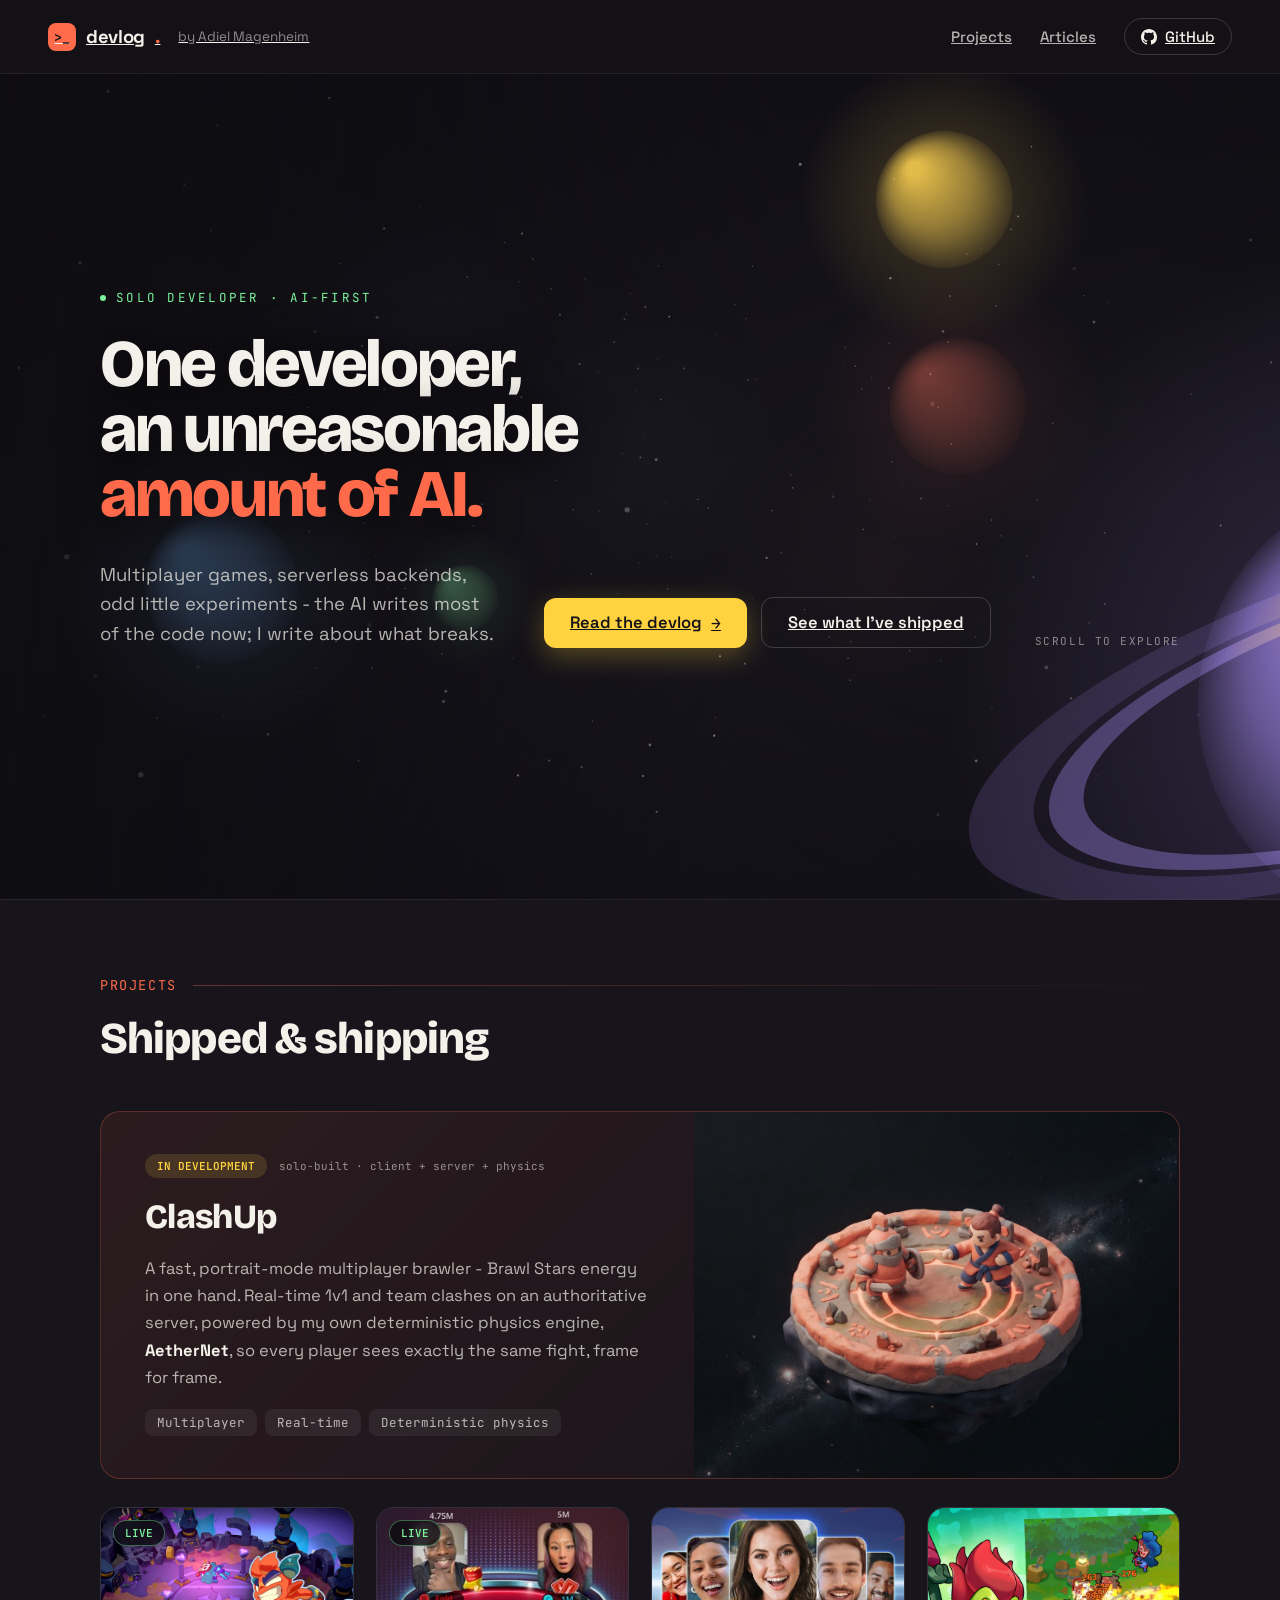
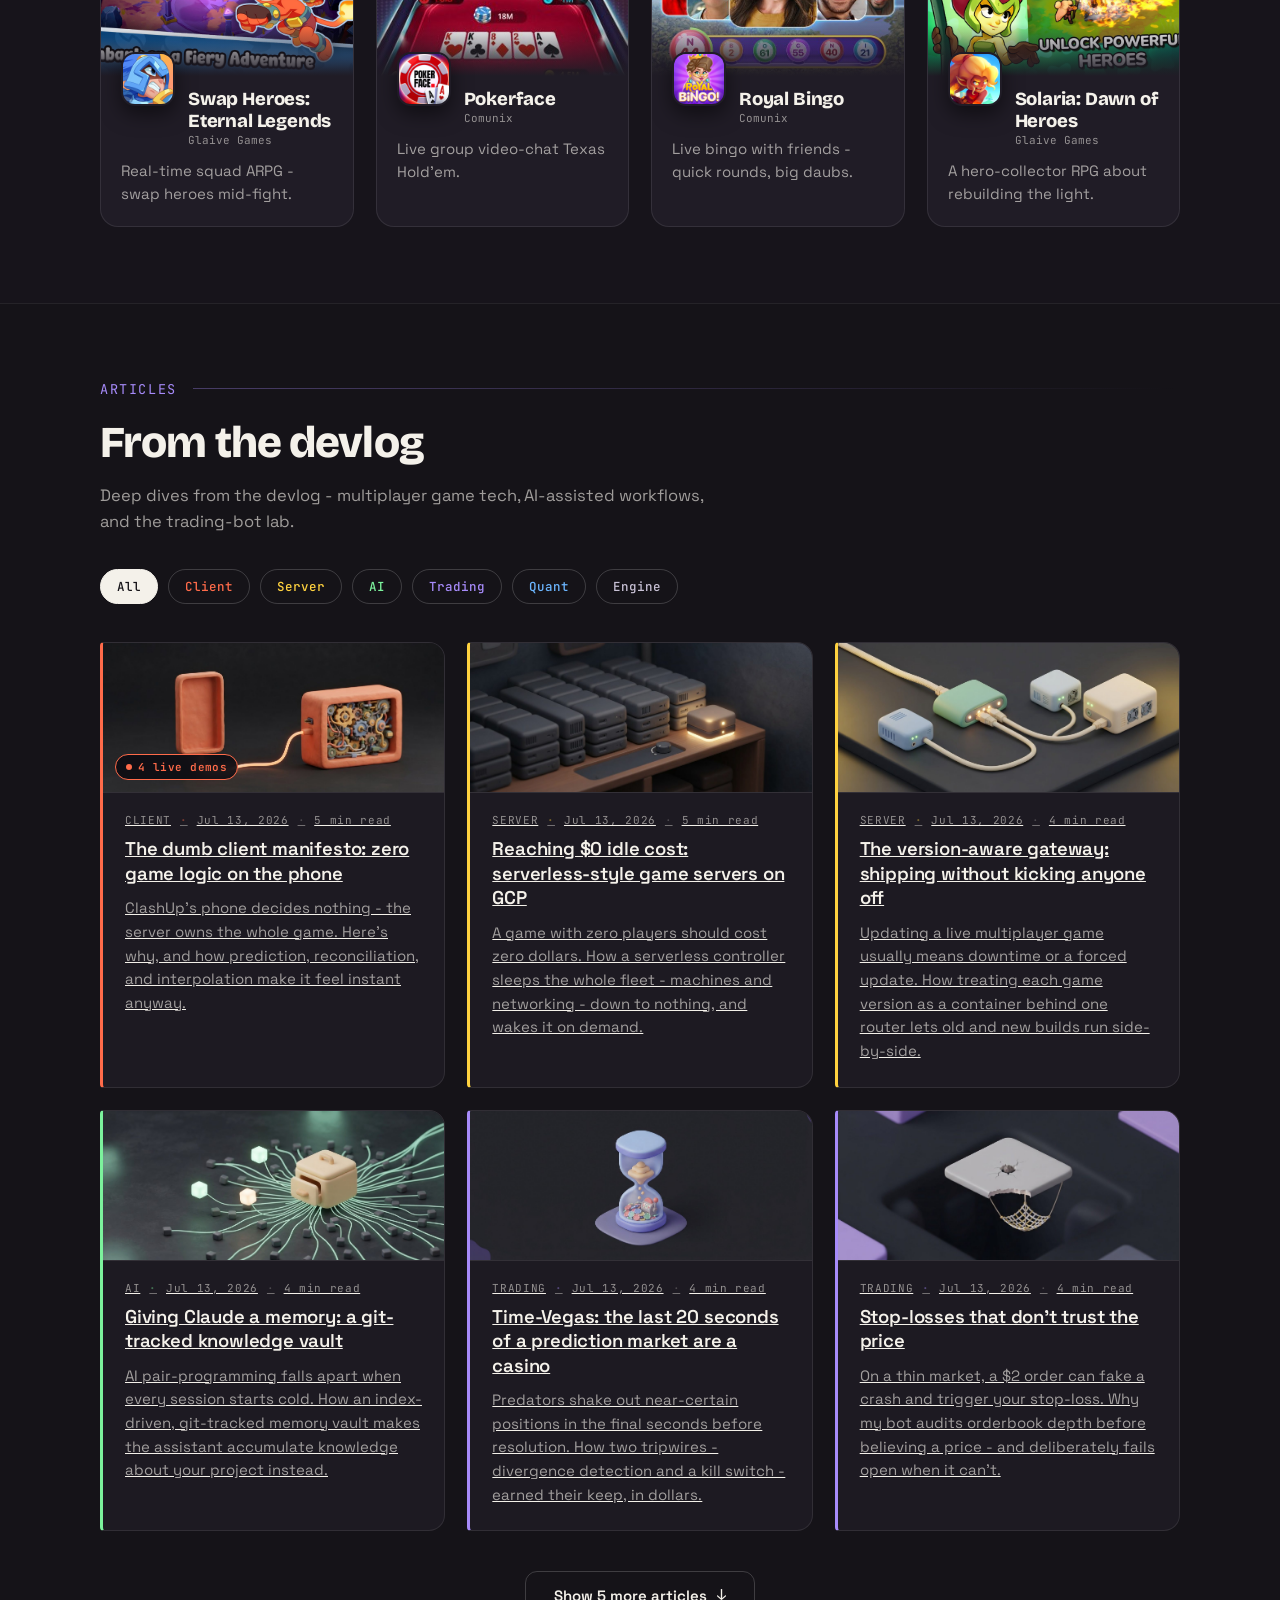
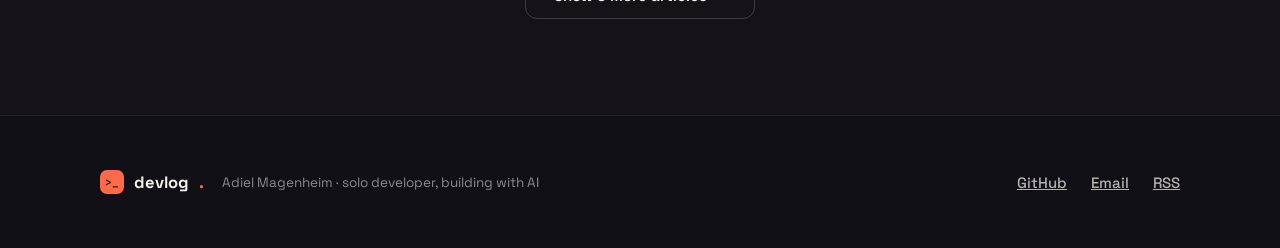
<file: index.html>
<!DOCTYPE html>
<html lang="en">
<head>
  <meta charset="utf-8">
  <meta name="viewport" content="width=device-width, initial-scale=1">
  <title>devlog. - Adiel Magenheim, developer building with AI</title>
  <meta name="description" content="Solo developer building games and tools with AI. Projects, experiments, and notes on client, server, and AI-assisted development.">
  <link rel="icon" type="image/svg+xml" href="assets/favicon.svg">
  <meta name="theme-color" content="#151318">
  <link rel="canonical" href="https://adielmag.github.io/">
  <link rel="alternate" type="application/rss+xml" title="devlog. - Adiel Magenheim" href="https://adielmag.github.io/feed.xml">
  <!-- Open Graph / Twitter -->
  <meta property="og:type" content="website">
  <meta property="og:url" content="https://adielmag.github.io/">
  <meta property="og:title" content="devlog. - Adiel Magenheim, developer building with AI">
  <meta property="og:description" content="Solo developer building games and tools with AI. Projects, experiments, and notes on client, server, and AI-assisted development.">
  <meta property="og:image" content="https://adielmag.github.io/assets/img/og-card.jpg">
  <meta name="twitter:card" content="summary_large_image">
  <meta name="twitter:title" content="devlog. - Adiel Magenheim, developer building with AI">
  <meta name="twitter:description" content="Solo developer building games and tools with AI.">
  <meta name="twitter:image" content="https://adielmag.github.io/assets/img/og-card.jpg">
  <link rel="preconnect" href="https://fonts.googleapis.com">
  <link rel="preconnect" href="https://fonts.gstatic.com" crossorigin>
  <link href="https://fonts.googleapis.com/css2?family=Bricolage+Grotesque:opsz,wght@12..96,600..800&family=Space+Grotesk:wght@400;500;600;700&family=JetBrains+Mono:wght@400;500;600&display=swap" rel="stylesheet">
  <link rel="stylesheet" href="assets/css/styles.css?v=2">
</head>
<body>

<!-- 3D space background (fixed, behind everything; inline style keeps it
     correct even if the stylesheet is served from a stale cache) -->
<canvas id="spaceCanvas" aria-hidden="true" style="position:fixed;inset:0;z-index:-1;width:100%;height:100%;display:block"></canvas>

<!-- NAV -->
<nav class="nav" id="nav">
  <a href="#top" class="brand">
    <span class="brand-mark">&gt;_</span>
    devlog<span class="brand-dot">.</span>
    <span class="brand-by">by Adiel Magenheim</span>
  </a>
  <div class="nav-right">
    <a href="#projects" class="nav-link nav-links-hideable">Projects</a>
    <a href="#articles" class="nav-link nav-links-hideable">Articles</a>
    <a href="https://github.com/AdielMag" target="_blank" rel="noopener" class="nav-github">
      <svg width="16" height="16" viewBox="0 0 16 16" fill="currentColor" aria-hidden="true"><path d="M8 0C3.58 0 0 3.58 0 8c0 3.54 2.29 6.53 5.47 7.59.4.07.55-.17.55-.38 0-.19-.01-.82-.01-1.49-2.01.37-2.53-.49-2.69-.94-.09-.23-.48-.94-.82-1.13-.28-.15-.68-.52-.01-.53.63-.01 1.08.58 1.23.82.72 1.21 1.87.87 2.33.66.07-.52.28-.87.51-1.07-1.78-.2-3.64-.89-3.64-3.95 0-.87.31-1.59.82-2.15-.08-.2-.36-1.02.08-2.12 0 0 .67-.21 2.2.82.64-.18 1.32-.27 2-.27s1.36.09 2 .27c1.53-1.04 2.2-.82 2.2-.82.44 1.1.16 1.92.08 2.12.51.56.82 1.27.82 2.15 0 3.07-1.87 3.75-3.65 3.95.29.25.54.73.54 1.48 0 1.07-.01 1.93-.01 2.2 0 .21.15.46.55.38A8.01 8.01 0 0 0 16 8c0-4.42-3.58-8-8-8z"/></svg>
      <span class="nav-github-label">GitHub</span>
    </a>
  </div>
</nav>

<!-- HERO -->
<header id="top" class="hero">
  <div class="hero-inner">
    <div class="hero-copy">
      <div class="hero-badge">
        <span class="hero-badge-dot"></span>
        <span>SOLO DEVELOPER · AI-FIRST</span>
      </div>
      <h1 class="hero-title">
        One developer, an unreasonable<br>
        <span class="accent">amount of AI.</span>
      </h1>
    </div>
    <div class="hero-bottom">
      <p class="hero-sub">Multiplayer games, serverless backends, odd little experiments - the AI writes most of the code now; I write about what breaks.</p>
      <div class="hero-cta">
        <a href="#articles" class="btn btn-primary">Read the devlog <span class="arrow">→</span></a>
        <a href="#projects" class="btn btn-ghost">See what I've shipped</a>
      </div>
      <div class="hero-hint">SCROLL TO EXPLORE</div>
    </div>
  </div>
</header>

<!-- PROJECTS -->
<section id="projects" class="section section-alt">
  <div class="section-inner">
    <div class="eyebrow coral">PROJECTS</div>
    <h2 class="section-title">Shipped &amp; shipping</h2>
    <!-- featured card + grid built by main.js from window.PROJECTS -->
    <div id="projFeatured"></div>
    <div class="proj-grid" id="projGrid"></div>
  </div>
</section>

<!-- ARTICLES -->
<section id="articles" class="section">
  <div class="section-inner">
    <div class="eyebrow violet">ARTICLES</div>
    <h2 class="section-title tight">From the devlog</h2>
    <p class="section-lead">Deep dives from the devlog - multiplayer game tech, AI-assisted workflows, and the trading-bot lab.</p>
    <div class="article-filters" id="articleFilters"></div>
    <div class="article-grid" id="articleGrid"></div>
    <div class="article-more" id="articleMore"></div>
  </div>
</section>

<!-- FOOTER -->
<footer class="footer">
  <div class="footer-inner">
    <div class="footer-brand">
      <span class="footer-mark">&gt;_</span>
      devlog<span class="brand-dot">.</span>
      <span class="footer-tagline">Adiel Magenheim · solo developer, building with AI</span>
    </div>
    <div class="footer-links">
      <a href="https://github.com/AdielMag" target="_blank" rel="noopener">GitHub</a>
      <a href="mailto:adiel12430@gmail.com">Email</a>
      <a href="feed.xml">RSS</a>
    </div>
  </div>
</footer>

<!-- project details modal -->
<div class="modal-overlay" id="projectModal" aria-hidden="true">
  <div class="modal" role="dialog" aria-modal="true" aria-labelledby="modalTitle">
    <button class="modal-close" id="modalClose" aria-label="Close">✕</button>
    <div id="modalBody"></div>
  </div>
</div>

<script src="assets/js/articles.js"></script>
<script src="assets/js/article-meta.js"></script>
<script src="assets/js/projects.js"></script>
<script src="assets/js/space-scene.js"></script>
<script src="assets/js/main.js"></script>
</body>
</html>
</file>
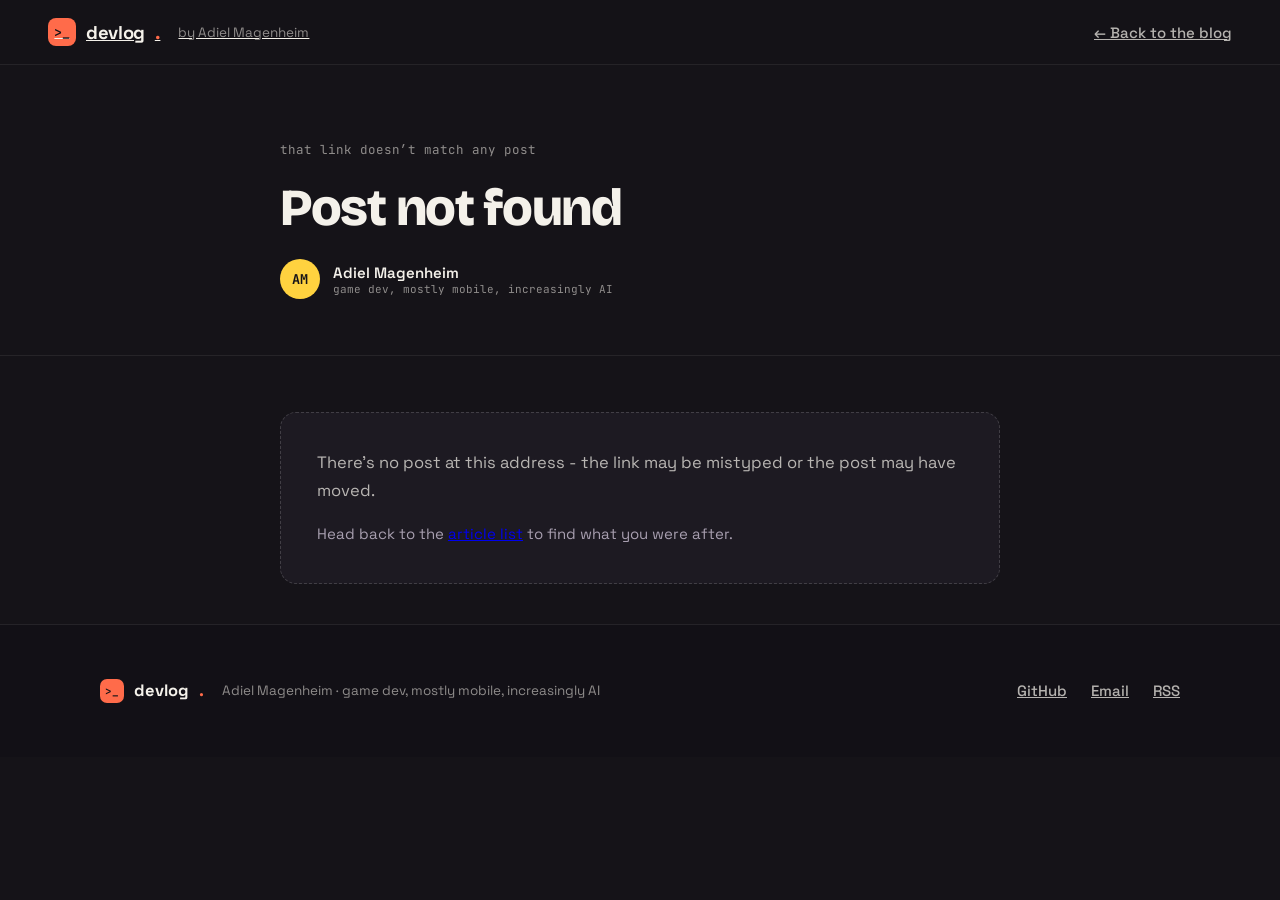
<file: article.html>
<!DOCTYPE html>
<html lang="en">
<head>
  <meta charset="utf-8">
  <meta name="viewport" content="width=device-width, initial-scale=1">
  <title>Article - devlog.</title>
  <meta name="description" content="A post from devlog. - Adiel Magenheim on game dev, netcode, AI-assisted workflows, and the trading-bot lab.">
  <link rel="alternate" type="application/rss+xml" title="devlog. - Adiel Magenheim" href="https://adielmag.github.io/feed.xml">
  <link rel="icon" type="image/svg+xml" href="assets/favicon.svg">
  <meta name="theme-color" content="#151318">
  <link rel="preconnect" href="https://fonts.googleapis.com">
  <link rel="preconnect" href="https://fonts.gstatic.com" crossorigin>
  <link href="https://fonts.googleapis.com/css2?family=Bricolage+Grotesque:opsz,wght@12..96,600..800&family=Space+Grotesk:wght@400;500;600;700&family=JetBrains+Mono:wght@400;500;600&display=swap" rel="stylesheet">
  <link rel="stylesheet" href="assets/css/styles.css">
</head>
<body>

<!-- NAV -->
<div class="read-progress" id="readProgress" aria-hidden="true"></div>
<nav class="nav">
  <a href="index.html" class="brand">
    <span class="brand-mark">&gt;_</span>
    devlog<span class="brand-dot">.</span>
    <span class="brand-by">by Adiel Magenheim</span>
  </a>
  <a href="index.html#articles" class="nav-back">← Back to the blog</a>
</nav>

<!-- ARTICLE HEADER -->
<header class="art-header">
  <div class="art-header-inner">
    <div class="art-meta">
      <span class="tag-cat" id="aTag"></span>
      <span class="art-meta-time" id="aMeta">draft - not published yet</span>
    </div>
    <h1 class="art-title" id="aTitle"></h1>
    <p class="art-sub" id="aSub"></p>
    <div class="art-byline">
      <span class="art-avatar">AM</span>
      <div>
        <div class="art-author">Adiel Magenheim</div>
        <div class="art-role">game dev, mostly mobile, increasingly AI</div>
      </div>
    </div>
  </div>
</header>

<!-- HERO ART -->
<div class="art-hero-wrap">
  <div class="art-hero" id="aHero"></div>
</div>

<!-- BODY -->
<article class="art-body-wrap">
  <div class="art-body-inner">
    <div id="aContent"></div>
  </div>
</article>

<!-- TAGS + SHARE -->
<div class="art-foot">
  <div class="art-foot-inner">
    <div class="art-tags" id="aTags"></div>
    <a class="art-share" href="feed.xml" target="_blank" rel="noopener">RSS feed →</a>
  </div>
</div>

<!-- COMMENTS -->
<section class="comments">
  <div class="comments-inner">
    <div class="comments-head">
      <h2>Comments</h2>
      <span class="comments-note">via GitHub</span>
    </div>
    <div id="aComments"></div>
  </div>
</section>

<!-- READ NEXT -->
<section class="readnext">
  <div class="readnext-inner">
    <div class="readnext-eyebrow">READ NEXT</div>
    <div class="readnext-grid" id="aReadNext"></div>
  </div>
</section>

<!-- FOOTER -->
<footer class="footer">
  <div class="footer-inner">
    <div class="footer-brand">
      <span class="footer-mark">&gt;_</span>
      devlog<span class="brand-dot">.</span>
      <span class="footer-tagline">Adiel Magenheim · game dev, mostly mobile, increasingly AI</span>
    </div>
    <div class="footer-links">
      <a href="https://github.com/AdielMag" target="_blank" rel="noopener">GitHub</a>
      <a href="mailto:adiel12430@gmail.com">Email</a>
      <a href="feed.xml">RSS</a>
    </div>
  </div>
</footer>

<script src="assets/js/articles.js"></script>
<script src="assets/js/markdown.js"></script>
<script src="assets/js/demo-kit.js"></script>
<script src="assets/js/netcode-demos.js"></script>
<script src="assets/js/quant-demos.js"></script>
<script src="assets/js/article.js"></script>
</body>
</html>
</file>
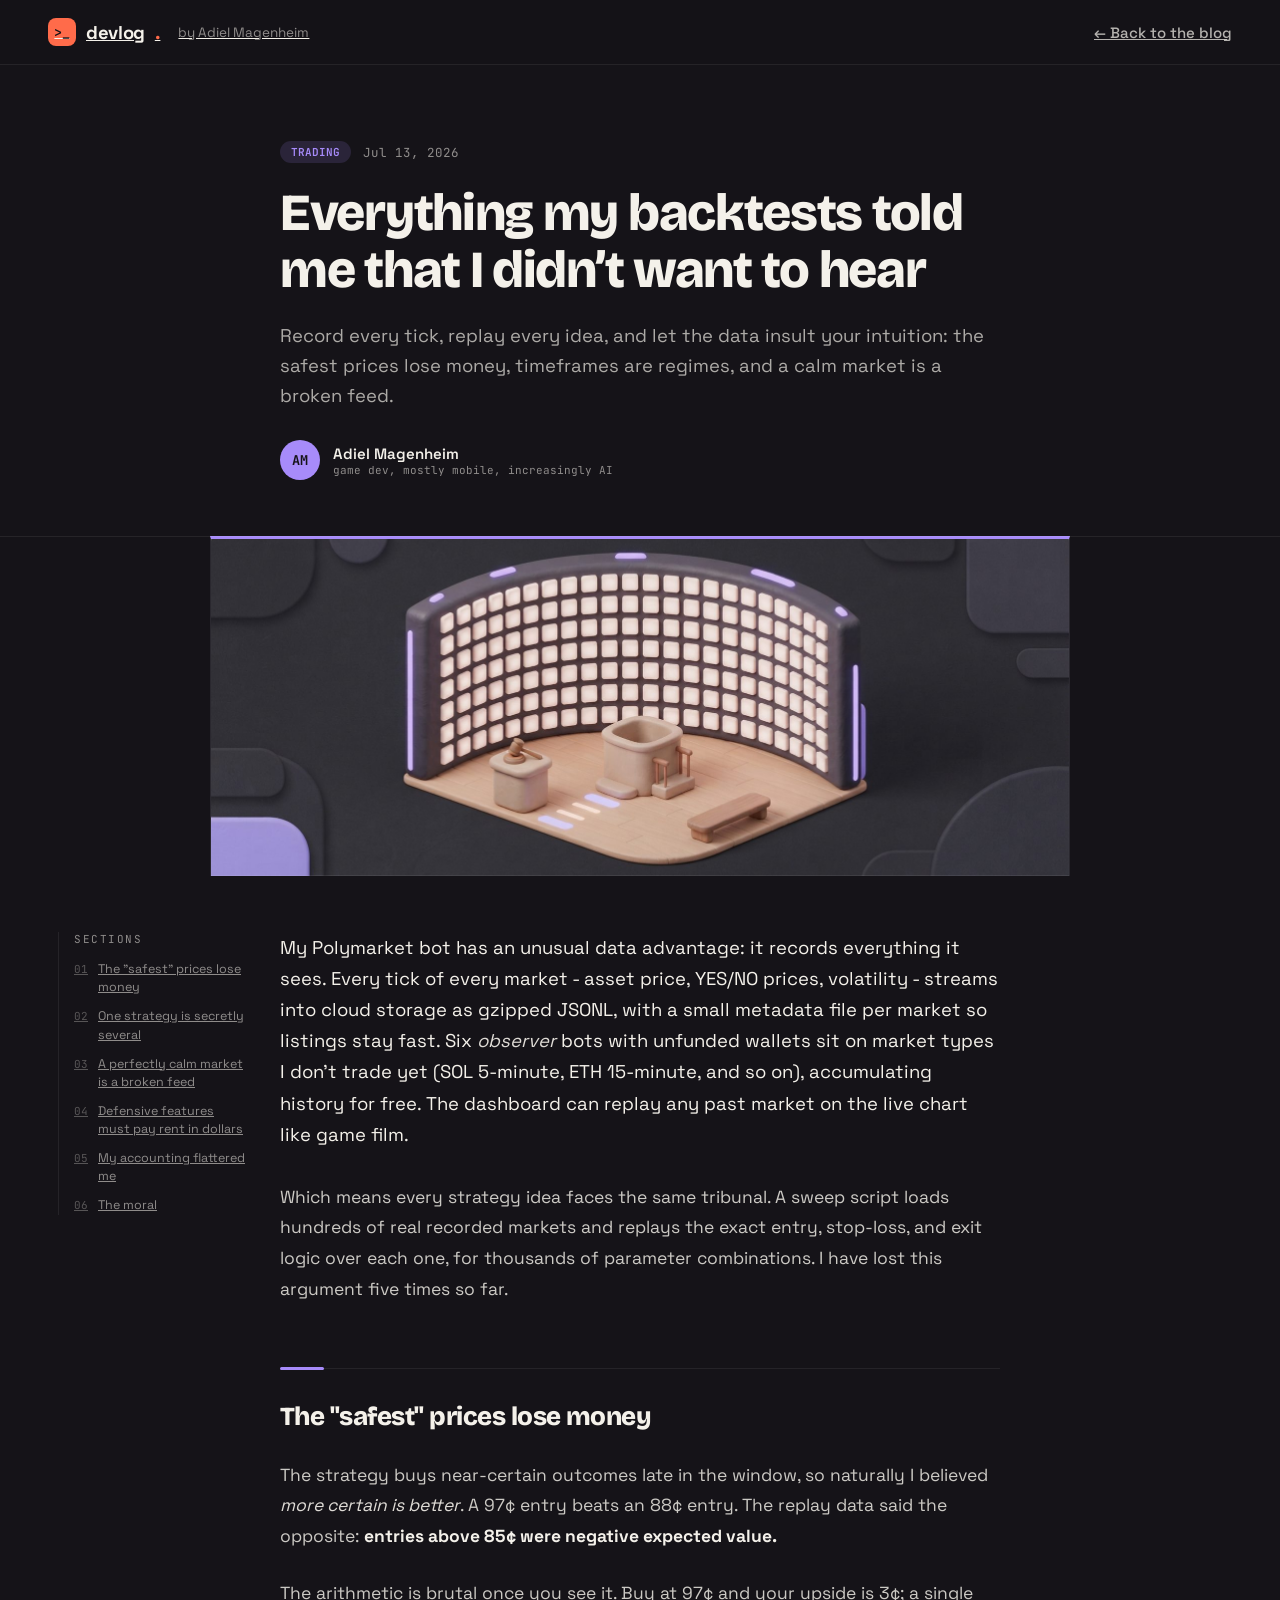
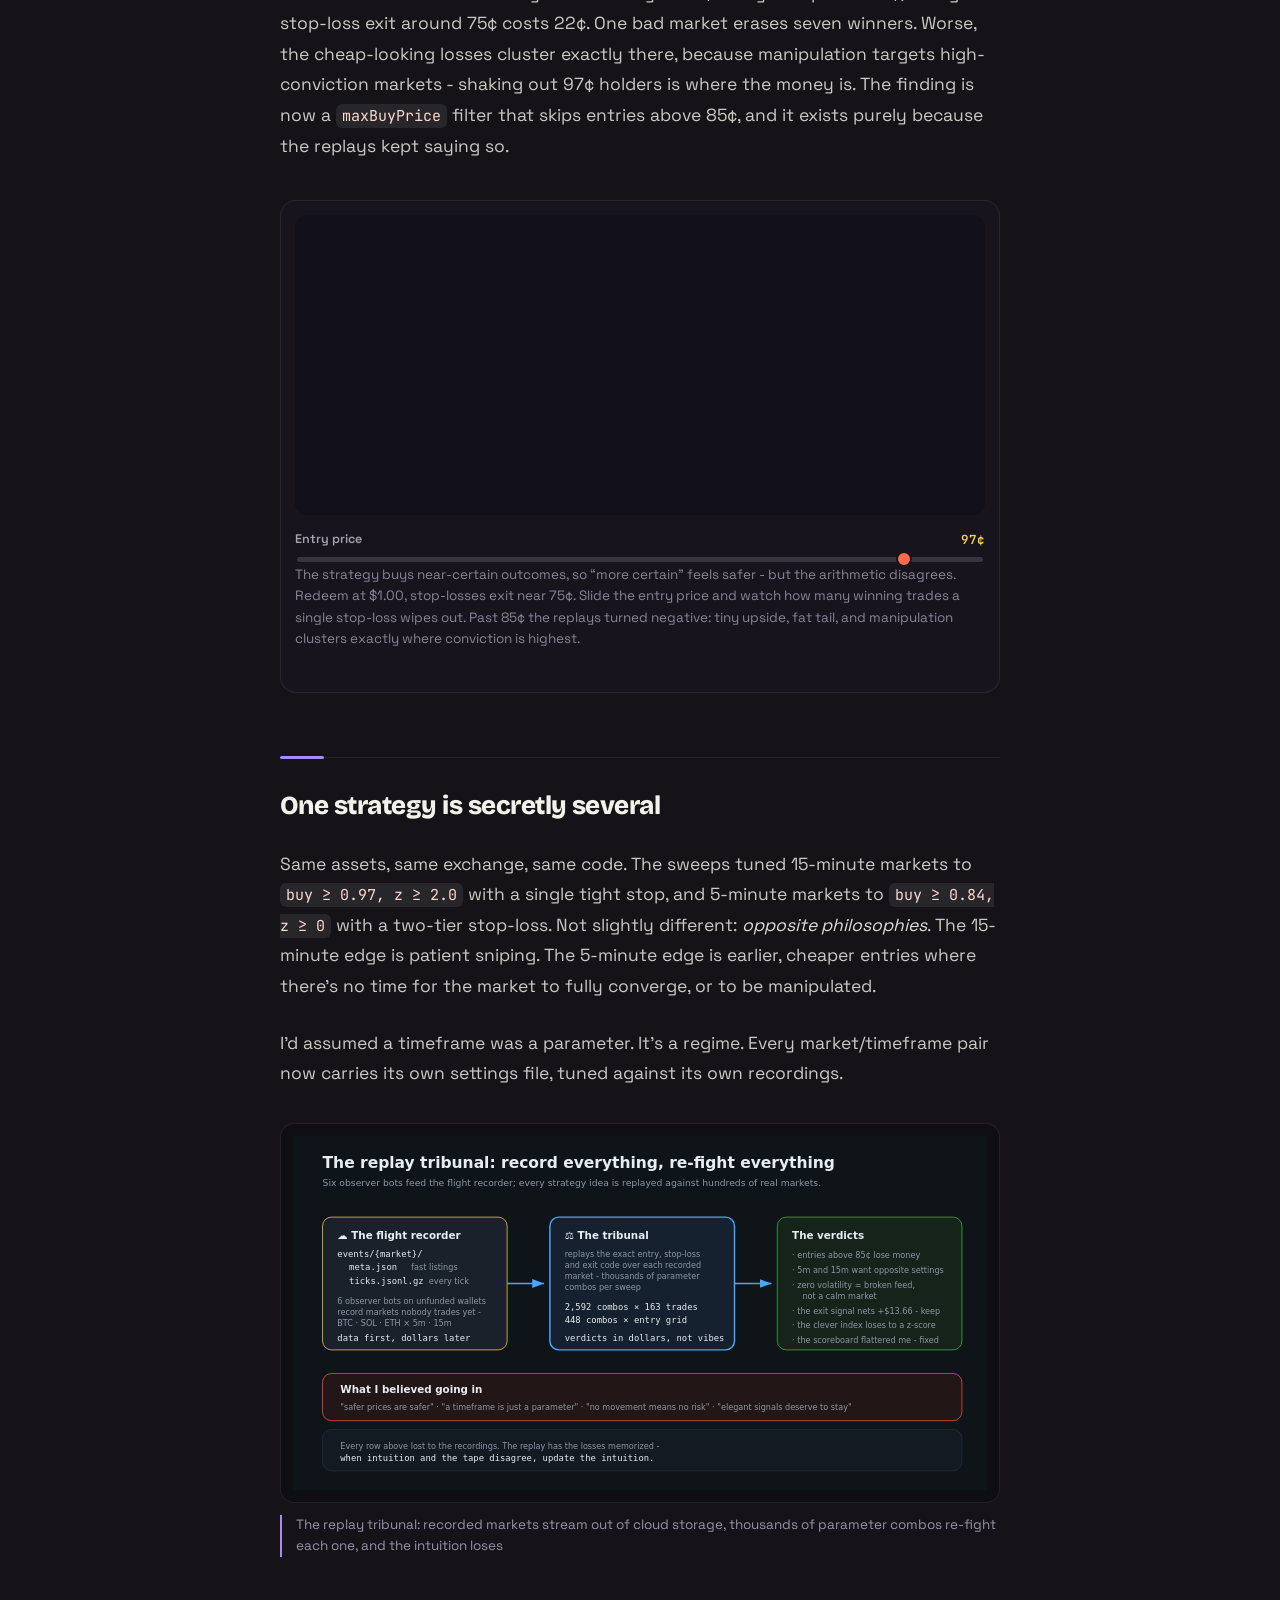
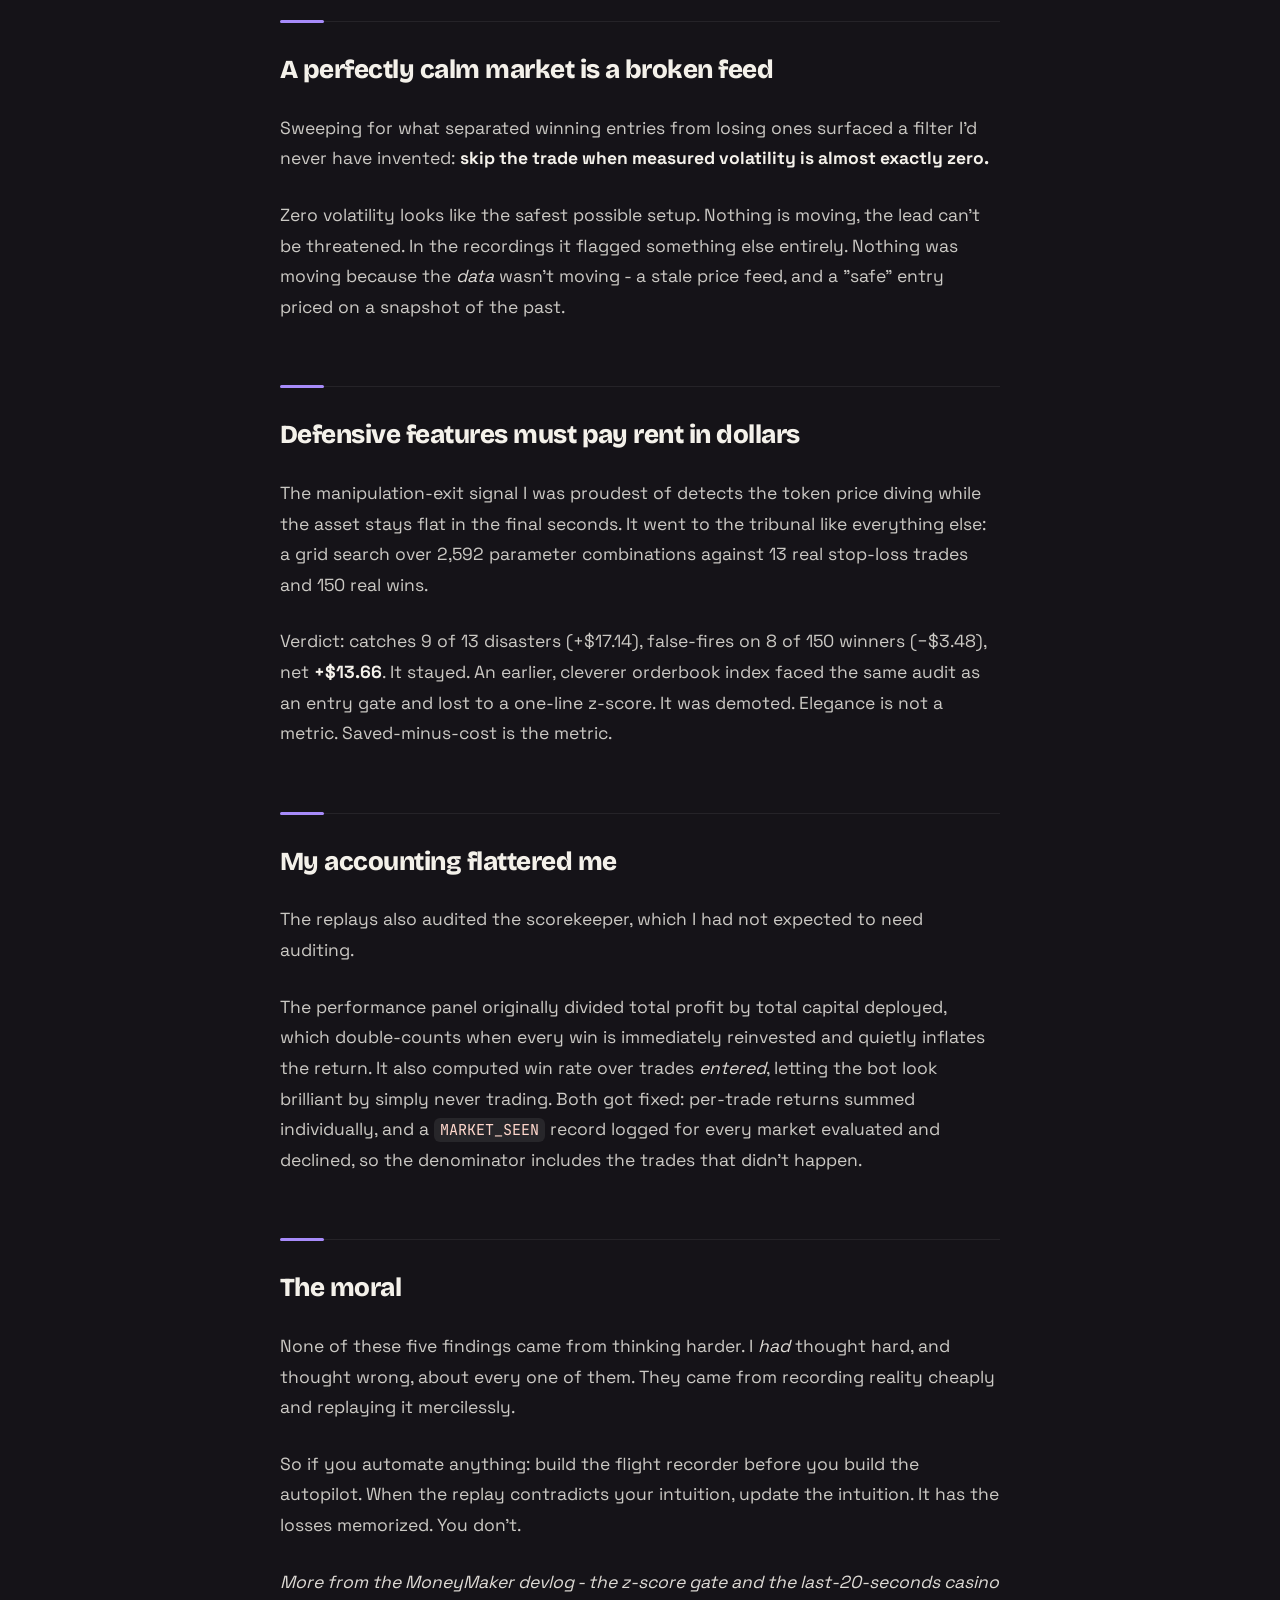
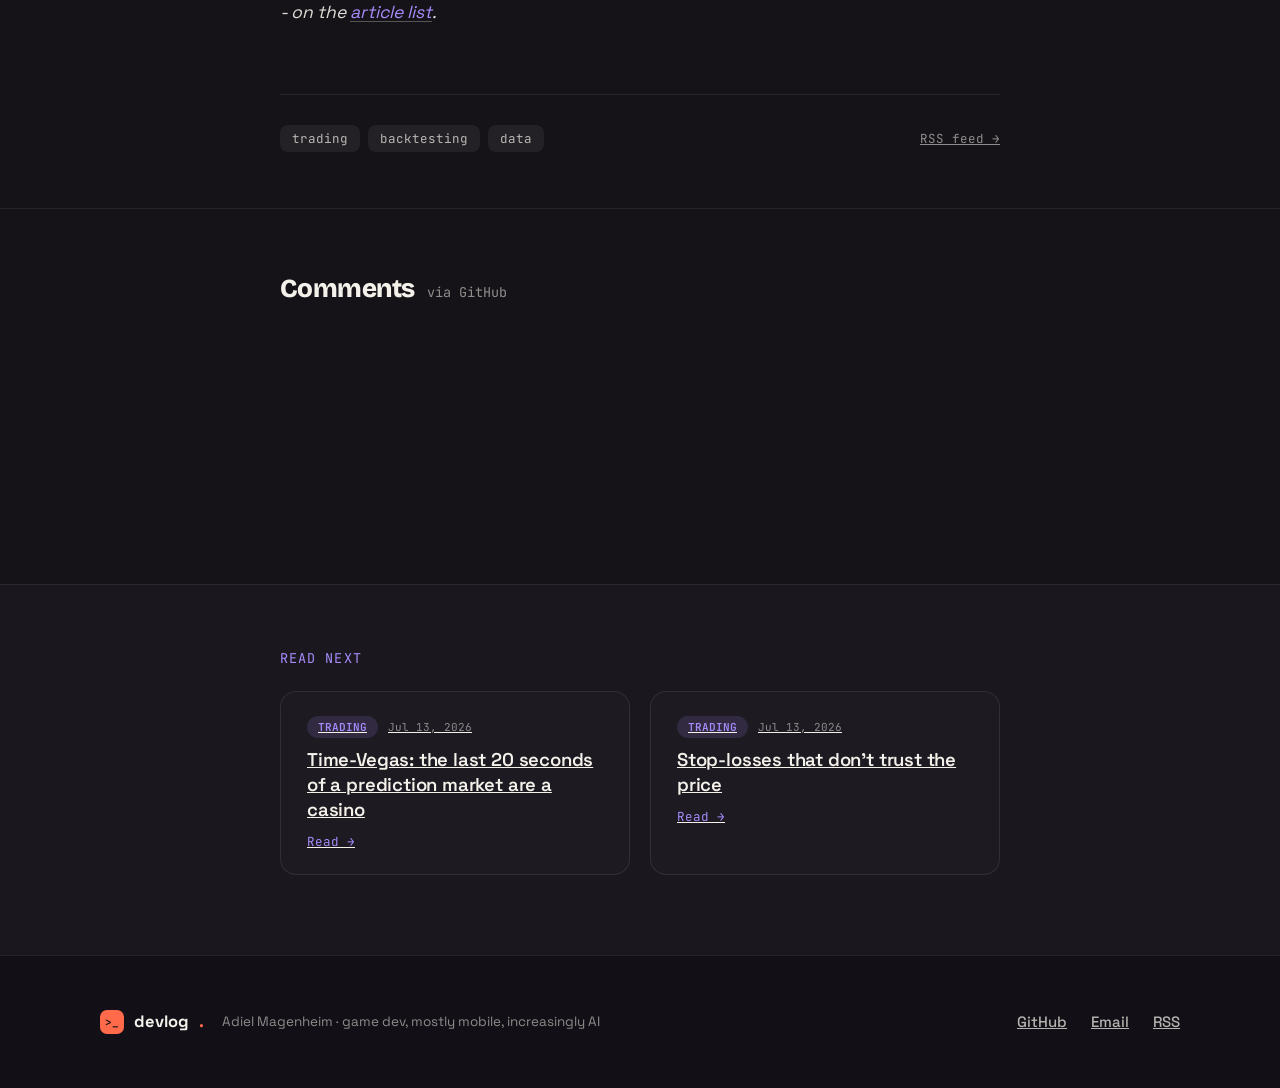
<file: posts/backtest-confessions.html>
<!DOCTYPE html>
<!-- --accent is the post's tag colour; it drives rules, links, captions and the
     focus ring across the page, and it has to be here rather than set by JS so
     the page reads right before (and without) scripts. -->
<html lang="en" style="--accent:#a78bfa">
<head>
  <meta charset="utf-8">
  <meta name="viewport" content="width=device-width, initial-scale=1">
  <base href="../">
  <title>Everything my backtests told me that I didn’t want to hear - devlog.</title>
  <meta name="description" content="Record every tick, replay every idea, and let the data insult your intuition: the safest prices lose money, timeframes are regimes, and a calm market is a broken feed.">
  <link rel="canonical" href="https://adielmag.github.io/posts/backtest-confessions.html">
  <link rel="alternate" type="application/rss+xml" title="devlog. - Adiel Magenheim" href="https://adielmag.github.io/feed.xml">
  <link rel="icon" type="image/svg+xml" href="assets/favicon.svg">
  <meta name="theme-color" content="#151318">
  <meta property="og:type" content="article">
  <meta property="og:url" content="https://adielmag.github.io/posts/backtest-confessions.html">
  <meta property="og:site_name" content="devlog. - Adiel Magenheim">
  <meta property="og:title" content="Everything my backtests told me that I didn’t want to hear">
  <meta property="og:description" content="Record every tick, replay every idea, and let the data insult your intuition: the safest prices lose money, timeframes are regimes, and a calm market is a broken feed.">
  <meta property="og:image" content="https://adielmag.github.io/assets/img/og-card.jpg">
  <meta property="article:published_time" content="2026-07-13">
  <meta property="article:author" content="Adiel Magenheim">
  <meta name="twitter:card" content="summary_large_image">
  <meta name="twitter:title" content="Everything my backtests told me that I didn’t want to hear">
  <meta name="twitter:description" content="Record every tick, replay every idea, and let the data insult your intuition: the safest prices lose money, timeframes are regimes, and a calm market is a broken feed.">
  <meta name="twitter:image" content="https://adielmag.github.io/assets/img/og-card.jpg">
  <link rel="preconnect" href="https://fonts.googleapis.com">
  <link rel="preconnect" href="https://fonts.gstatic.com" crossorigin>
  <link href="https://fonts.googleapis.com/css2?family=Bricolage+Grotesque:opsz,wght@12..96,600..800&family=Space+Grotesk:wght@400;500;600;700&family=JetBrains+Mono:wght@400;500;600&display=swap" rel="stylesheet">
  <link rel="stylesheet" href="assets/css/styles.css">
</head>
<body data-slug="backtest-confessions">

<div class="read-progress" id="readProgress" aria-hidden="true"></div>
<nav class="nav">
  <a href="index.html" class="brand">
    <span class="brand-mark">&gt;_</span>
    devlog<span class="brand-dot">.</span>
    <span class="brand-by">by Adiel Magenheim</span>
  </a>
  <a href="index.html#articles" class="nav-back">← Back to the blog</a>
</nav>

<header class="art-header">
  <div class="art-header-inner">
    <div class="art-meta">
      <span class="tag-cat" id="aTag" style="background:rgba(167,139,250,0.14);color:#a78bfa">TRADING</span>
      <span class="art-meta-time" id="aMeta">Jul 13, 2026 · 4 min read</span>
    </div>
    <h1 class="art-title" id="aTitle">Everything my backtests told me that I didn’t want to hear</h1>
    <p class="art-sub" id="aSub">Record every tick, replay every idea, and let the data insult your intuition: the safest prices lose money, timeframes are regimes, and a calm market is a broken feed.</p>
    <div class="art-byline">
      <span class="art-avatar">AM</span>
      <div>
        <div class="art-author">Adiel Magenheim</div>
        <div class="art-role">game dev, mostly mobile, increasingly AI</div>
      </div>
    </div>
  </div>
</header>

<div class="art-hero-wrap">
  <div class="art-hero" id="aHero" style="background-image:url('assets/img/splash-backtest-confessions.jpg')"></div>
</div>

<article class="art-body-wrap">
  <nav class="art-toc" aria-label="Sections">
    <div class="art-toc-inner">
      <div class="art-toc-head">Sections</div>
      <ol class="art-toc-list">
        <li><a href="#sec-the-safest-prices-lose-money"><span class="art-toc-n">01</span>The &quot;safest&quot; prices lose money</a></li>
        <li><a href="#sec-one-strategy-is-secretly-several"><span class="art-toc-n">02</span>One strategy is secretly several</a></li>
        <li><a href="#sec-a-perfectly-calm-market-is-a-broken-feed"><span class="art-toc-n">03</span>A perfectly calm market is a broken feed</a></li>
        <li><a href="#sec-defensive-features-must-pay-rent-in-dollars"><span class="art-toc-n">04</span>Defensive features must pay rent in dollars</a></li>
        <li><a href="#sec-my-accounting-flattered-me"><span class="art-toc-n">05</span>My accounting flattered me</a></li>
        <li><a href="#sec-the-moral"><span class="art-toc-n">06</span>The moral</a></li>
      </ol>
    </div>
  </nav>
  <div class="art-body-inner">
    <div id="aContent"><div class="a-body"><p>My Polymarket bot has an unusual data advantage: it records everything it sees. Every tick of every market - asset price, YES/NO prices, volatility - streams into cloud storage as gzipped JSONL, with a small metadata file per market so listings stay fast. Six <em>observer</em> bots with unfunded wallets sit on market types I don't trade yet (SOL 5-minute, ETH 15-minute, and so on), accumulating history for free. The dashboard can replay any past market on the live chart like game film.</p><p>Which means every strategy idea faces the same tribunal. A sweep script loads hundreds of real recorded markets and replays the exact entry, stop-loss, and exit logic over each one, for thousands of parameter combinations. I have lost this argument five times so far.</p><h2 id="sec-the-safest-prices-lose-money">The "safest" prices lose money</h2><p>The strategy buys near-certain outcomes late in the window, so naturally I believed <em>more certain is better</em>. A 97¢ entry beats an 88¢ entry. The replay data said the opposite: <strong>entries above 85¢ were negative expected value.</strong></p><p>The arithmetic is brutal once you see it. Buy at 97¢ and your upside is 3¢; a single stop-loss exit around 75¢ costs 22¢. One bad market erases seven winners. Worse, the cheap-looking losses cluster exactly there, because manipulation targets high-conviction markets - shaking out 97¢ holders is where the money is. The finding is now a <code>maxBuyPrice</code> filter that skips entries above 85¢, and it exists purely because the replays kept saying so.</p><div class="demo-mount" data-demo="evcliff"><p class="demo-fallback">There's an interactive demo here - it needs JavaScript.</p></div><h2 id="sec-one-strategy-is-secretly-several">One strategy is secretly several</h2><p>Same assets, same exchange, same code. The sweeps tuned 15-minute markets to <code>buy ≥ 0.97, z ≥ 2.0</code> with a single tight stop, and 5-minute markets to <code>buy ≥ 0.84, z ≥ 0</code> with a two-tier stop-loss. Not slightly different: <em>opposite philosophies</em>. The 15-minute edge is patient sniping. The 5-minute edge is earlier, cheaper entries where there's no time for the market to fully converge, or to be manipulated.</p><p>I'd assumed a timeframe was a parameter. It's a regime. Every market/timeframe pair now carries its own settings file, tuned against its own recordings.</p><figure class="a-figure"><img src="assets/img/backtest-tribunal.svg" alt="The replay tribunal: recorded markets stream out of cloud storage, thousands of parameter combos re-fight each one, and the intuition loses"><figcaption class="a-figcap">The replay tribunal: recorded markets stream out of cloud storage, thousands of parameter combos re-fight each one, and the intuition loses</figcaption></figure><h2 id="sec-a-perfectly-calm-market-is-a-broken-feed">A perfectly calm market is a broken feed</h2><p>Sweeping for what separated winning entries from losing ones surfaced a filter I'd never have invented: <strong>skip the trade when measured volatility is almost exactly zero.</strong></p><p>Zero volatility looks like the safest possible setup. Nothing is moving, the lead can't be threatened. In the recordings it flagged something else entirely. Nothing was moving because the <em>data</em> wasn't moving - a stale price feed, and a "safe" entry priced on a snapshot of the past.</p><h2 id="sec-defensive-features-must-pay-rent-in-dollars">Defensive features must pay rent in dollars</h2><p>The manipulation-exit signal I was proudest of detects the token price diving while the asset stays flat in the final seconds. It went to the tribunal like everything else: a grid search over 2,592 parameter combinations against 13 real stop-loss trades and 150 real wins.</p><p>Verdict: catches 9 of 13 disasters (+$17.14), false-fires on 8 of 150 winners (−$3.48), net <strong>+$13.66</strong>. It stayed. An earlier, cleverer orderbook index faced the same audit as an entry gate and lost to a one-line z-score. It was demoted. Elegance is not a metric. Saved-minus-cost is the metric.</p><h2 id="sec-my-accounting-flattered-me">My accounting flattered me</h2><p>The replays also audited the scorekeeper, which I had not expected to need auditing.</p><p>The performance panel originally divided total profit by total capital deployed, which double-counts when every win is immediately reinvested and quietly inflates the return. It also computed win rate over trades <em>entered</em>, letting the bot look brilliant by simply never trading. Both got fixed: per-trade returns summed individually, and a <code>MARKET_SEEN</code> record logged for every market evaluated and declined, so the denominator includes the trades that didn't happen.</p><h2 id="sec-the-moral">The moral</h2><p>None of these five findings came from thinking harder. I <em>had</em> thought hard, and thought wrong, about every one of them. They came from recording reality cheaply and replaying it mercilessly.</p><p>So if you automate anything: build the flight recorder before you build the autopilot. When the replay contradicts your intuition, update the intuition. It has the losses memorized. You don't.</p><p><em>More from the MoneyMaker devlog - the z-score gate and the last-20-seconds casino - on the <a href="index.html#articles">article list</a>.</em></p></div></div>
  </div>
</article>

<div class="art-foot">
  <div class="art-foot-inner">
    <div class="art-tags" id="aTags"></div>
    <a class="art-share" href="feed.xml" target="_blank" rel="noopener">RSS feed →</a>
  </div>
</div>

<section class="comments">
  <div class="comments-inner">
    <div class="comments-head">
      <h2>Comments</h2>
      <span class="comments-note">via GitHub</span>
    </div>
    <div id="aComments"></div>
  </div>
</section>

<section class="readnext">
  <div class="readnext-inner">
    <div class="readnext-eyebrow">READ NEXT</div>
    <div class="readnext-grid" id="aReadNext"></div>
  </div>
</section>

<footer class="footer">
  <div class="footer-inner">
    <div class="footer-brand">
      <span class="footer-mark">&gt;_</span>
      devlog<span class="brand-dot">.</span>
      <span class="footer-tagline">Adiel Magenheim · game dev, mostly mobile, increasingly AI</span>
    </div>
    <div class="footer-links">
      <a href="https://github.com/AdielMag" target="_blank" rel="noopener">GitHub</a>
      <a href="mailto:adiel12430@gmail.com">Email</a>
      <a href="feed.xml">RSS</a>
    </div>
  </div>
</footer>

<script src="assets/js/articles.js"></script>
<script src="assets/js/markdown.js"></script>
<script src="assets/js/demo-kit.js"></script>
<script src="assets/js/quant-demos.js"></script>
<script src="assets/js/article.js"></script>
</body>
</html>
</file>
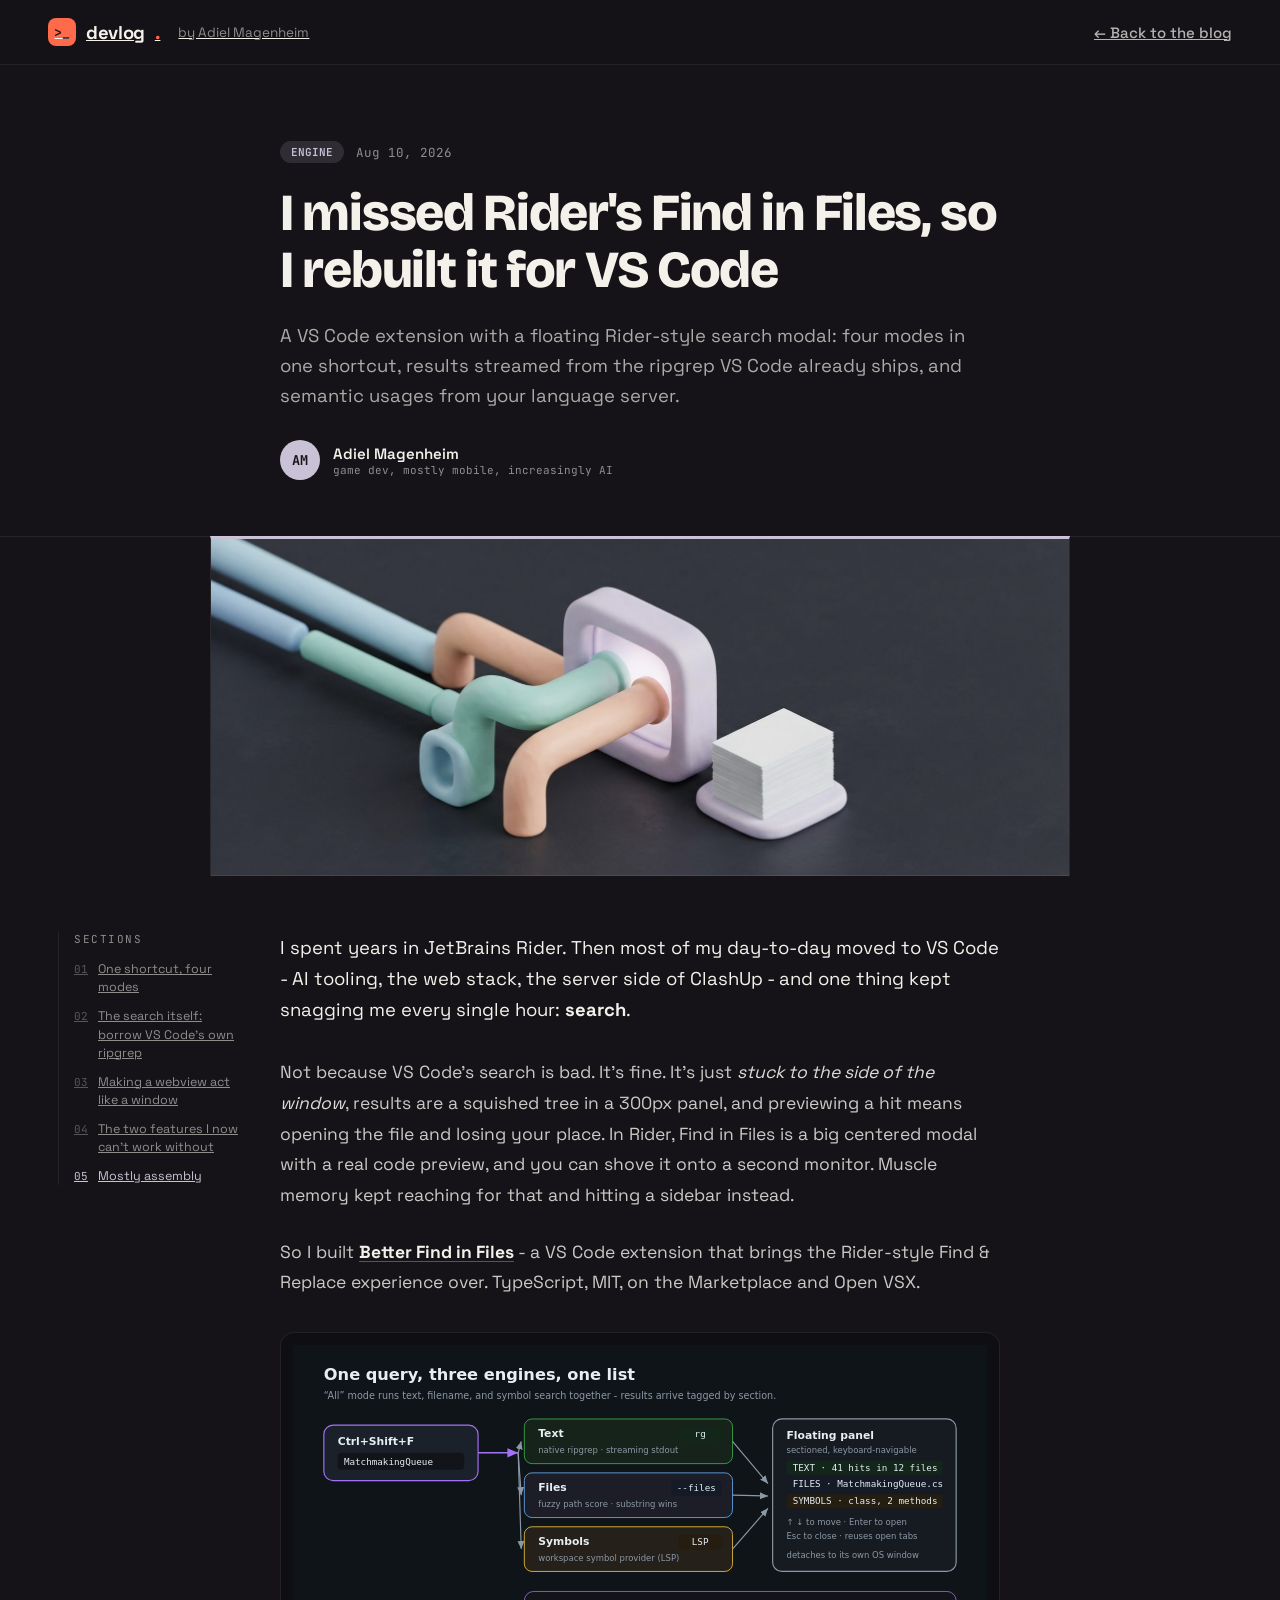
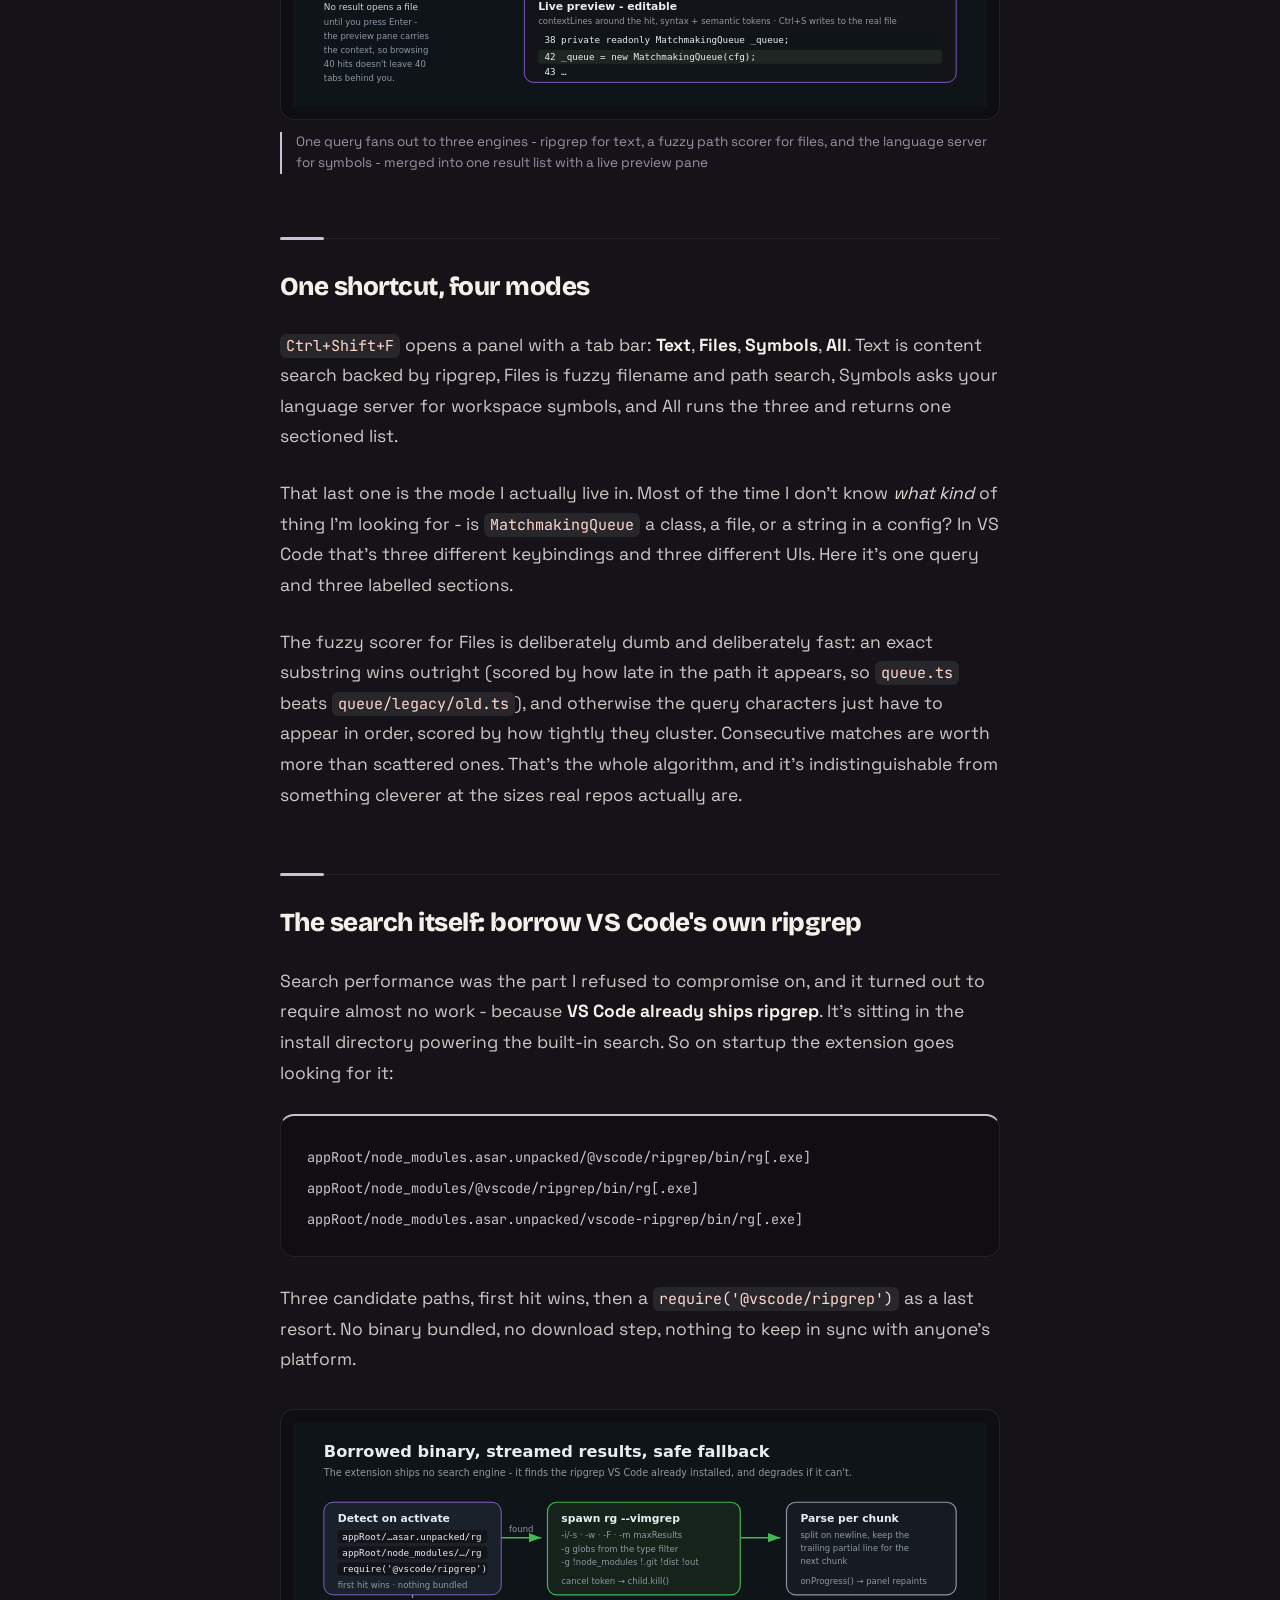
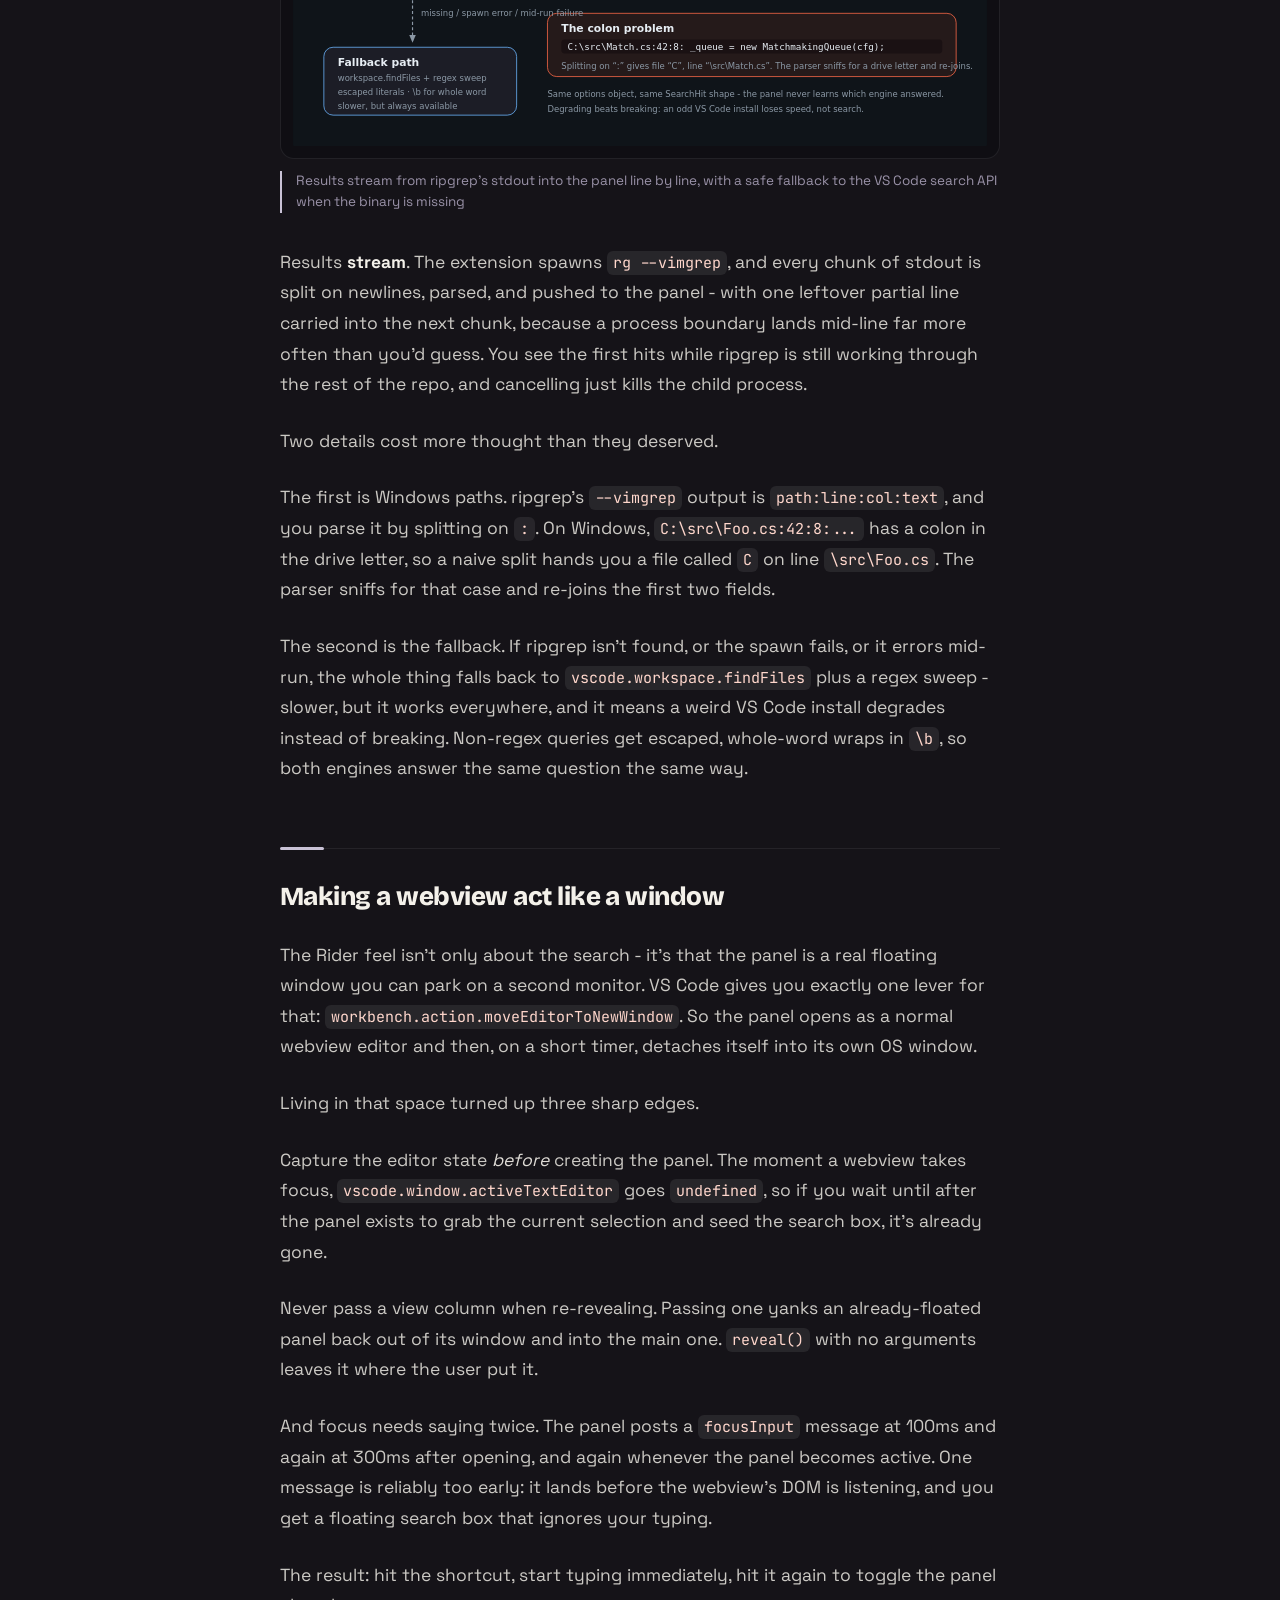
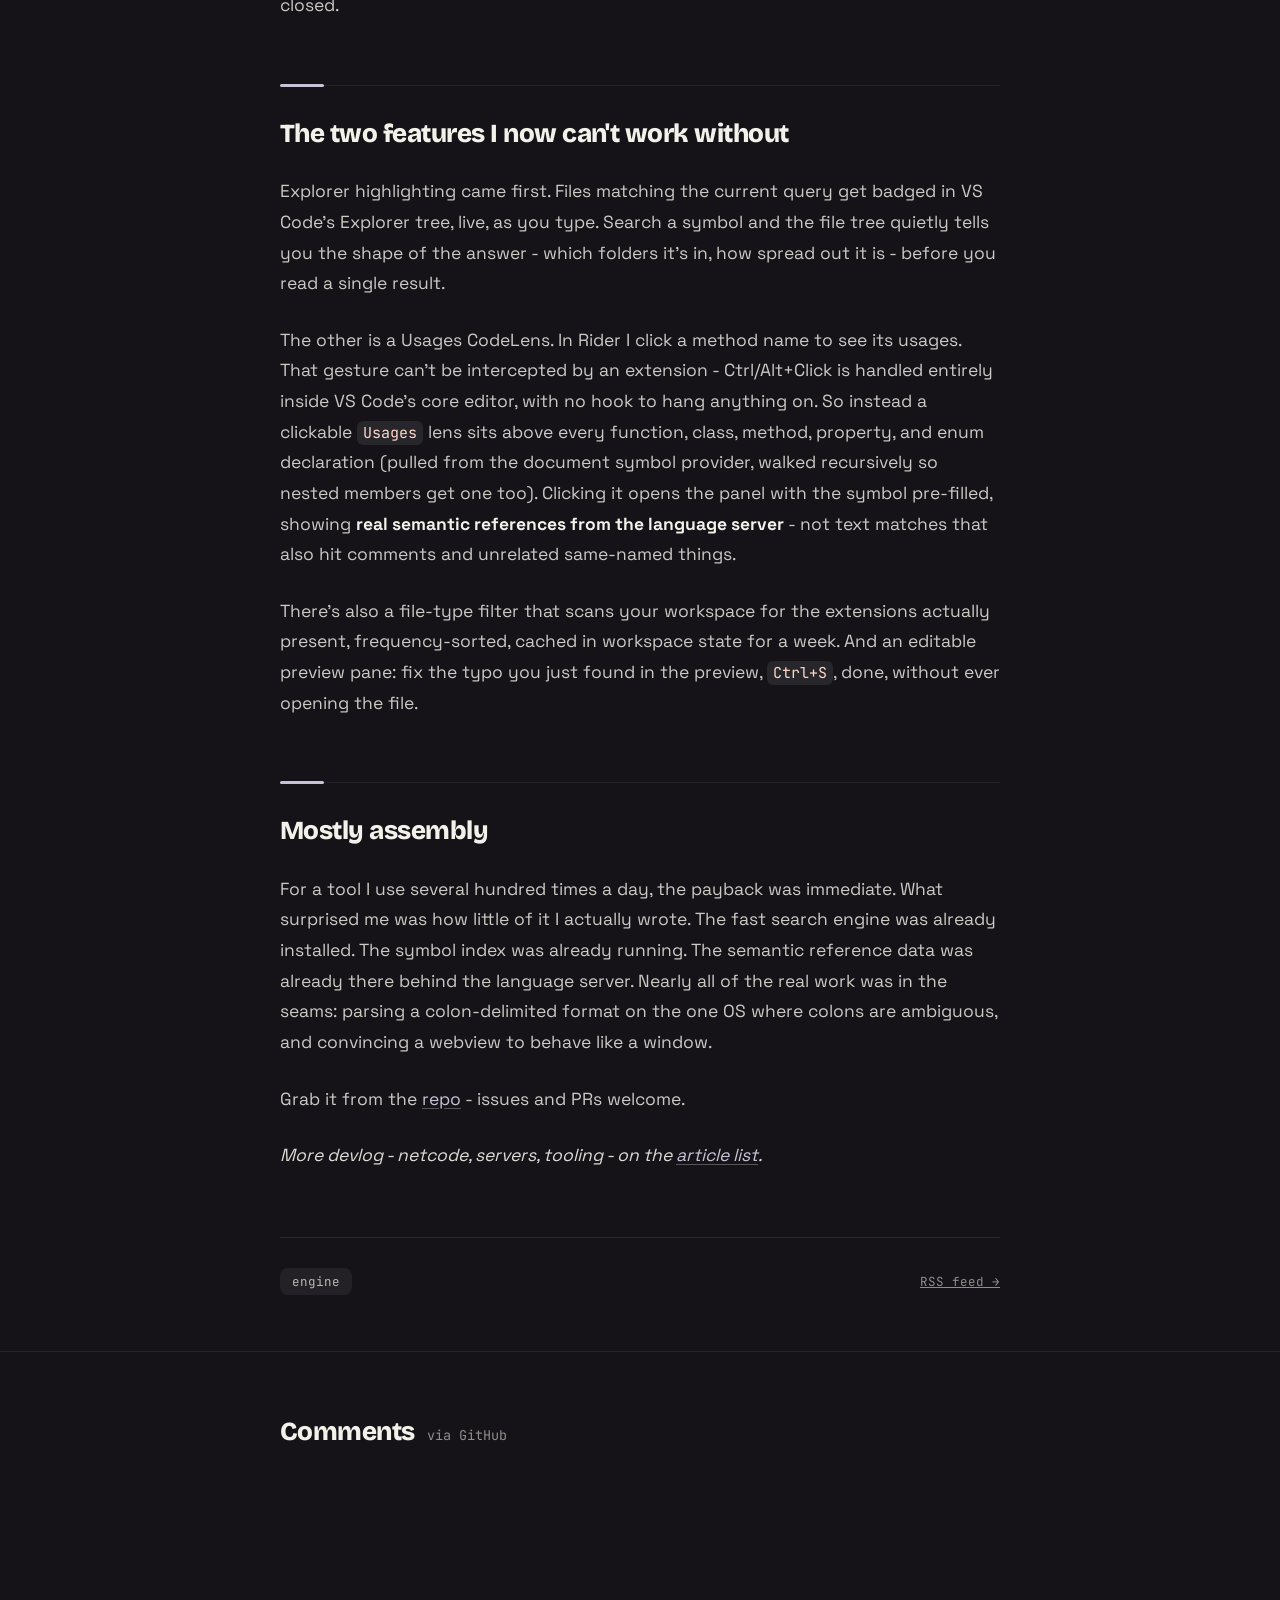
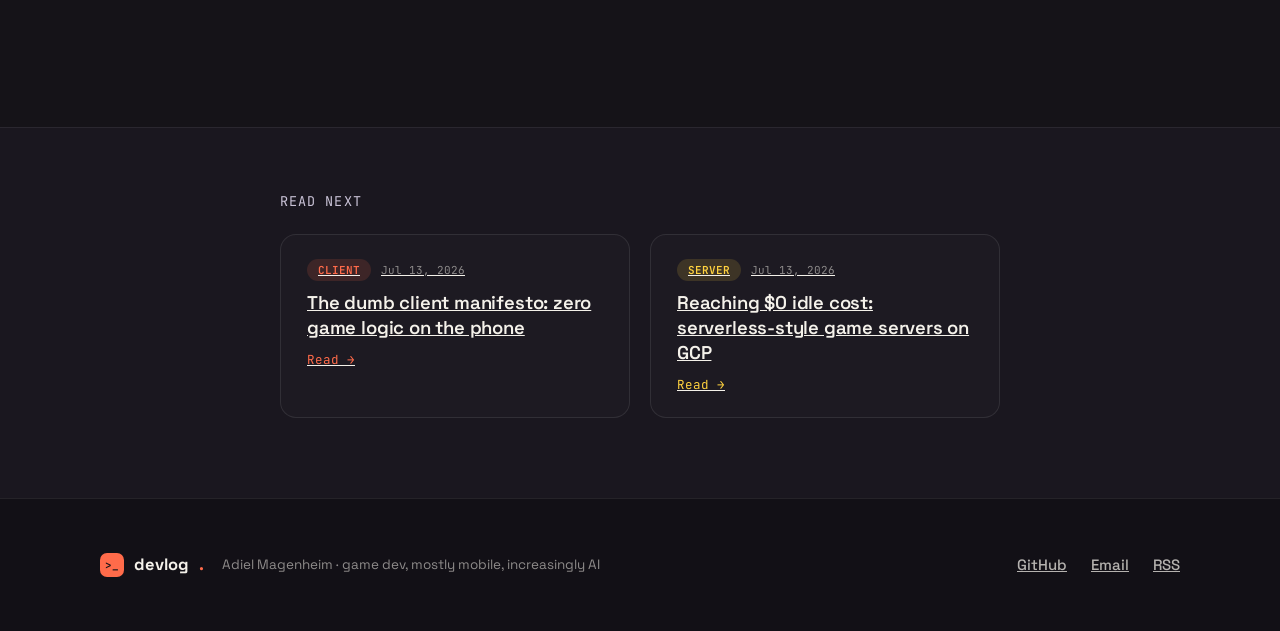
<file: posts/better-find-in-files.html>
<!DOCTYPE html>
<!-- --accent is the post's tag colour; it drives rules, links, captions and the
     focus ring across the page, and it has to be here rather than set by JS so
     the page reads right before (and without) scripts. -->
<html lang="en" style="--accent:#c9c2d6">
<head>
  <meta charset="utf-8">
  <meta name="viewport" content="width=device-width, initial-scale=1">
  <base href="../">
  <title>I missed Rider's Find in Files, so I rebuilt it for VS Code - devlog.</title>
  <meta name="description" content="A VS Code extension with a floating Rider-style search modal: four modes in one shortcut, results streamed from the ripgrep VS Code already ships, and semantic usages from your language server.">
  <link rel="canonical" href="https://adielmag.github.io/posts/better-find-in-files.html">
  <link rel="alternate" type="application/rss+xml" title="devlog. - Adiel Magenheim" href="https://adielmag.github.io/feed.xml">
  <link rel="icon" type="image/svg+xml" href="assets/favicon.svg">
  <meta name="theme-color" content="#151318">
  <meta property="og:type" content="article">
  <meta property="og:url" content="https://adielmag.github.io/posts/better-find-in-files.html">
  <meta property="og:site_name" content="devlog. - Adiel Magenheim">
  <meta property="og:title" content="I missed Rider's Find in Files, so I rebuilt it for VS Code">
  <meta property="og:description" content="A VS Code extension with a floating Rider-style search modal: four modes in one shortcut, results streamed from the ripgrep VS Code already ships, and semantic usages from your language server.">
  <meta property="og:image" content="https://adielmag.github.io/assets/img/og-card.jpg">
  <meta property="article:published_time" content="2026-08-10">
  <meta property="article:author" content="Adiel Magenheim">
  <meta name="twitter:card" content="summary_large_image">
  <meta name="twitter:title" content="I missed Rider's Find in Files, so I rebuilt it for VS Code">
  <meta name="twitter:description" content="A VS Code extension with a floating Rider-style search modal: four modes in one shortcut, results streamed from the ripgrep VS Code already ships, and semantic usages from your language server.">
  <meta name="twitter:image" content="https://adielmag.github.io/assets/img/og-card.jpg">
  <link rel="preconnect" href="https://fonts.googleapis.com">
  <link rel="preconnect" href="https://fonts.gstatic.com" crossorigin>
  <link href="https://fonts.googleapis.com/css2?family=Bricolage+Grotesque:opsz,wght@12..96,600..800&family=Space+Grotesk:wght@400;500;600;700&family=JetBrains+Mono:wght@400;500;600&display=swap" rel="stylesheet">
  <link rel="stylesheet" href="assets/css/styles.css">
</head>
<body data-slug="better-find-in-files">

<div class="read-progress" id="readProgress" aria-hidden="true"></div>
<nav class="nav">
  <a href="index.html" class="brand">
    <span class="brand-mark">&gt;_</span>
    devlog<span class="brand-dot">.</span>
    <span class="brand-by">by Adiel Magenheim</span>
  </a>
  <a href="index.html#articles" class="nav-back">← Back to the blog</a>
</nav>

<header class="art-header">
  <div class="art-header-inner">
    <div class="art-meta">
      <span class="tag-cat" id="aTag" style="background:rgba(201,194,214,0.14);color:#c9c2d6">ENGINE</span>
      <span class="art-meta-time" id="aMeta">Aug 10, 2026 · 6 min read</span>
    </div>
    <h1 class="art-title" id="aTitle">I missed Rider's Find in Files, so I rebuilt it for VS Code</h1>
    <p class="art-sub" id="aSub">A VS Code extension with a floating Rider-style search modal: four modes in one shortcut, results streamed from the ripgrep VS Code already ships, and semantic usages from your language server.</p>
    <div class="art-byline">
      <span class="art-avatar">AM</span>
      <div>
        <div class="art-author">Adiel Magenheim</div>
        <div class="art-role">game dev, mostly mobile, increasingly AI</div>
      </div>
    </div>
  </div>
</header>

<div class="art-hero-wrap">
  <div class="art-hero" id="aHero" style="background-image:url('assets/img/splash-better-find-in-files.jpg')"></div>
</div>

<article class="art-body-wrap">
  <nav class="art-toc" aria-label="Sections">
    <div class="art-toc-inner">
      <div class="art-toc-head">Sections</div>
      <ol class="art-toc-list">
        <li><a href="#sec-one-shortcut-four-modes"><span class="art-toc-n">01</span>One shortcut, four modes</a></li>
        <li><a href="#sec-the-search-itself-borrow-vs-code-s-own-ripgrep"><span class="art-toc-n">02</span>The search itself: borrow VS Code's own ripgrep</a></li>
        <li><a href="#sec-making-a-webview-act-like-a-window"><span class="art-toc-n">03</span>Making a webview act like a window</a></li>
        <li><a href="#sec-the-two-features-i-now-can-t-work-without"><span class="art-toc-n">04</span>The two features I now can't work without</a></li>
        <li><a href="#sec-mostly-assembly"><span class="art-toc-n">05</span>Mostly assembly</a></li>
      </ol>
    </div>
  </nav>
  <div class="art-body-inner">
    <div id="aContent"><div class="a-body"><p>I spent years in JetBrains Rider. Then most of my day-to-day moved to VS Code - AI tooling, the web stack, the server side of ClashUp - and one thing kept snagging me every single hour: <strong>search</strong>.</p><p>Not because VS Code's search is bad. It's fine. It's just <em>stuck to the side of the window</em>, results are a squished tree in a 300px panel, and previewing a hit means opening the file and losing your place. In Rider, Find in Files is a big centered modal with a real code preview, and you can shove it onto a second monitor. Muscle memory kept reaching for that and hitting a sidebar instead.</p><p>So I built <a href="https://github.com/AdielMag/better-find-in-files"><strong>Better Find in Files</strong></a> - a VS Code extension that brings the Rider-style Find &amp; Replace experience over. TypeScript, MIT, on the Marketplace and Open VSX.</p><figure class="a-figure"><img src="assets/img/bfif-modes.svg" alt="One query fans out to three engines - ripgrep for text, a fuzzy path scorer for files, and the language server for symbols - merged into one result list with a live preview pane"><figcaption class="a-figcap">One query fans out to three engines - ripgrep for text, a fuzzy path scorer for files, and the language server for symbols - merged into one result list with a live preview pane</figcaption></figure><h2 id="sec-one-shortcut-four-modes">One shortcut, four modes</h2><p><code>Ctrl+Shift+F</code> opens a panel with a tab bar: <strong>Text</strong>, <strong>Files</strong>, <strong>Symbols</strong>, <strong>All</strong>. Text is content search backed by ripgrep, Files is fuzzy filename and path search, Symbols asks your language server for workspace symbols, and All runs the three and returns one sectioned list.</p><p>That last one is the mode I actually live in. Most of the time I don't know <em>what kind</em> of thing I'm looking for - is <code>MatchmakingQueue</code> a class, a file, or a string in a config? In VS Code that's three different keybindings and three different UIs. Here it's one query and three labelled sections.</p><p>The fuzzy scorer for Files is deliberately dumb and deliberately fast: an exact substring wins outright (scored by how late in the path it appears, so <code>queue.ts</code> beats <code>queue/legacy/old.ts</code>), and otherwise the query characters just have to appear in order, scored by how tightly they cluster. Consecutive matches are worth more than scattered ones. That's the whole algorithm, and it's indistinguishable from something cleverer at the sizes real repos actually are.</p><h2 id="sec-the-search-itself-borrow-vs-code-s-own-ripgrep">The search itself: borrow VS Code's own ripgrep</h2><p>Search performance was the part I refused to compromise on, and it turned out to require almost no work - because <strong>VS Code already ships ripgrep</strong>. It's sitting in the install directory powering the built-in search. So on startup the extension goes looking for it:</p><pre><code>appRoot/node_modules.asar.unpacked/@vscode/ripgrep/bin/rg[.exe]
appRoot/node_modules/@vscode/ripgrep/bin/rg[.exe]
appRoot/node_modules.asar.unpacked/vscode-ripgrep/bin/rg[.exe]</code></pre><p>Three candidate paths, first hit wins, then a <code>require('@vscode/ripgrep')</code> as a last resort. No binary bundled, no download step, nothing to keep in sync with anyone's platform.</p><figure class="a-figure"><img src="assets/img/bfif-pipeline.svg" alt="Results stream from ripgrep's stdout into the panel line by line, with a safe fallback to the VS Code search API when the binary is missing"><figcaption class="a-figcap">Results stream from ripgrep's stdout into the panel line by line, with a safe fallback to the VS Code search API when the binary is missing</figcaption></figure><p>Results <strong>stream</strong>. The extension spawns <code>rg --vimgrep</code>, and every chunk of stdout is split on newlines, parsed, and pushed to the panel - with one leftover partial line carried into the next chunk, because a process boundary lands mid-line far more often than you'd guess. You see the first hits while ripgrep is still working through the rest of the repo, and cancelling just kills the child process.</p><p>Two details cost more thought than they deserved.</p><p>The first is Windows paths. ripgrep's <code>--vimgrep</code> output is <code>path:line:col:text</code>, and you parse it by splitting on <code>:</code>. On Windows, <code>C:\src\Foo.cs:42:8:...</code> has a colon in the drive letter, so a naive split hands you a file called <code>C</code> on line <code>\src\Foo.cs</code>. The parser sniffs for that case and re-joins the first two fields.</p><p>The second is the fallback. If ripgrep isn't found, or the spawn fails, or it errors mid-run, the whole thing falls back to <code>vscode.workspace.findFiles</code> plus a regex sweep - slower, but it works everywhere, and it means a weird VS Code install degrades instead of breaking. Non-regex queries get escaped, whole-word wraps in <code>\b</code>, so both engines answer the same question the same way.</p><h2 id="sec-making-a-webview-act-like-a-window">Making a webview act like a window</h2><p>The Rider feel isn't only about the search - it's that the panel is a real floating window you can park on a second monitor. VS Code gives you exactly one lever for that: <code>workbench.action.moveEditorToNewWindow</code>. So the panel opens as a normal webview editor and then, on a short timer, detaches itself into its own OS window.</p><p>Living in that space turned up three sharp edges.</p><p>Capture the editor state <em>before</em> creating the panel. The moment a webview takes focus, <code>vscode.window.activeTextEditor</code> goes <code>undefined</code>, so if you wait until after the panel exists to grab the current selection and seed the search box, it's already gone.</p><p>Never pass a view column when re-revealing. Passing one yanks an already-floated panel back out of its window and into the main one. <code>reveal()</code> with no arguments leaves it where the user put it.</p><p>And focus needs saying twice. The panel posts a <code>focusInput</code> message at 100ms and again at 300ms after opening, and again whenever the panel becomes active. One message is reliably too early: it lands before the webview's DOM is listening, and you get a floating search box that ignores your typing.</p><p>The result: hit the shortcut, start typing immediately, hit it again to toggle the panel closed.</p><h2 id="sec-the-two-features-i-now-can-t-work-without">The two features I now can't work without</h2><p>Explorer highlighting came first. Files matching the current query get badged in VS Code's Explorer tree, live, as you type. Search a symbol and the file tree quietly tells you the shape of the answer - which folders it's in, how spread out it is - before you read a single result.</p><p>The other is a Usages CodeLens. In Rider I click a method name to see its usages. That gesture can't be intercepted by an extension - Ctrl/Alt+Click is handled entirely inside VS Code's core editor, with no hook to hang anything on. So instead a clickable <code>Usages</code> lens sits above every function, class, method, property, and enum declaration (pulled from the document symbol provider, walked recursively so nested members get one too). Clicking it opens the panel with the symbol pre-filled, showing <strong>real semantic references from the language server</strong> - not text matches that also hit comments and unrelated same-named things.</p><p>There's also a file-type filter that scans your workspace for the extensions actually present, frequency-sorted, cached in workspace state for a week. And an editable preview pane: fix the typo you just found in the preview, <code>Ctrl+S</code>, done, without ever opening the file.</p><h2 id="sec-mostly-assembly">Mostly assembly</h2><p>For a tool I use several hundred times a day, the payback was immediate. What surprised me was how little of it I actually wrote. The fast search engine was already installed. The symbol index was already running. The semantic reference data was already there behind the language server. Nearly all of the real work was in the seams: parsing a colon-delimited format on the one OS where colons are ambiguous, and convincing a webview to behave like a window.</p><p>Grab it from the <a href="https://github.com/AdielMag/better-find-in-files">repo</a> - issues and PRs welcome.</p><p><em>More devlog - netcode, servers, tooling - on the <a href="index.html#articles">article list</a>.</em></p></div></div>
  </div>
</article>

<div class="art-foot">
  <div class="art-foot-inner">
    <div class="art-tags" id="aTags"></div>
    <a class="art-share" href="feed.xml" target="_blank" rel="noopener">RSS feed →</a>
  </div>
</div>

<section class="comments">
  <div class="comments-inner">
    <div class="comments-head">
      <h2>Comments</h2>
      <span class="comments-note">via GitHub</span>
    </div>
    <div id="aComments"></div>
  </div>
</section>

<section class="readnext">
  <div class="readnext-inner">
    <div class="readnext-eyebrow">READ NEXT</div>
    <div class="readnext-grid" id="aReadNext"></div>
  </div>
</section>

<footer class="footer">
  <div class="footer-inner">
    <div class="footer-brand">
      <span class="footer-mark">&gt;_</span>
      devlog<span class="brand-dot">.</span>
      <span class="footer-tagline">Adiel Magenheim · game dev, mostly mobile, increasingly AI</span>
    </div>
    <div class="footer-links">
      <a href="https://github.com/AdielMag" target="_blank" rel="noopener">GitHub</a>
      <a href="mailto:adiel12430@gmail.com">Email</a>
      <a href="feed.xml">RSS</a>
    </div>
  </div>
</footer>

<script src="assets/js/articles.js"></script>
<script src="assets/js/markdown.js"></script>
<script src="assets/js/article.js"></script>
</body>
</html>
</file>
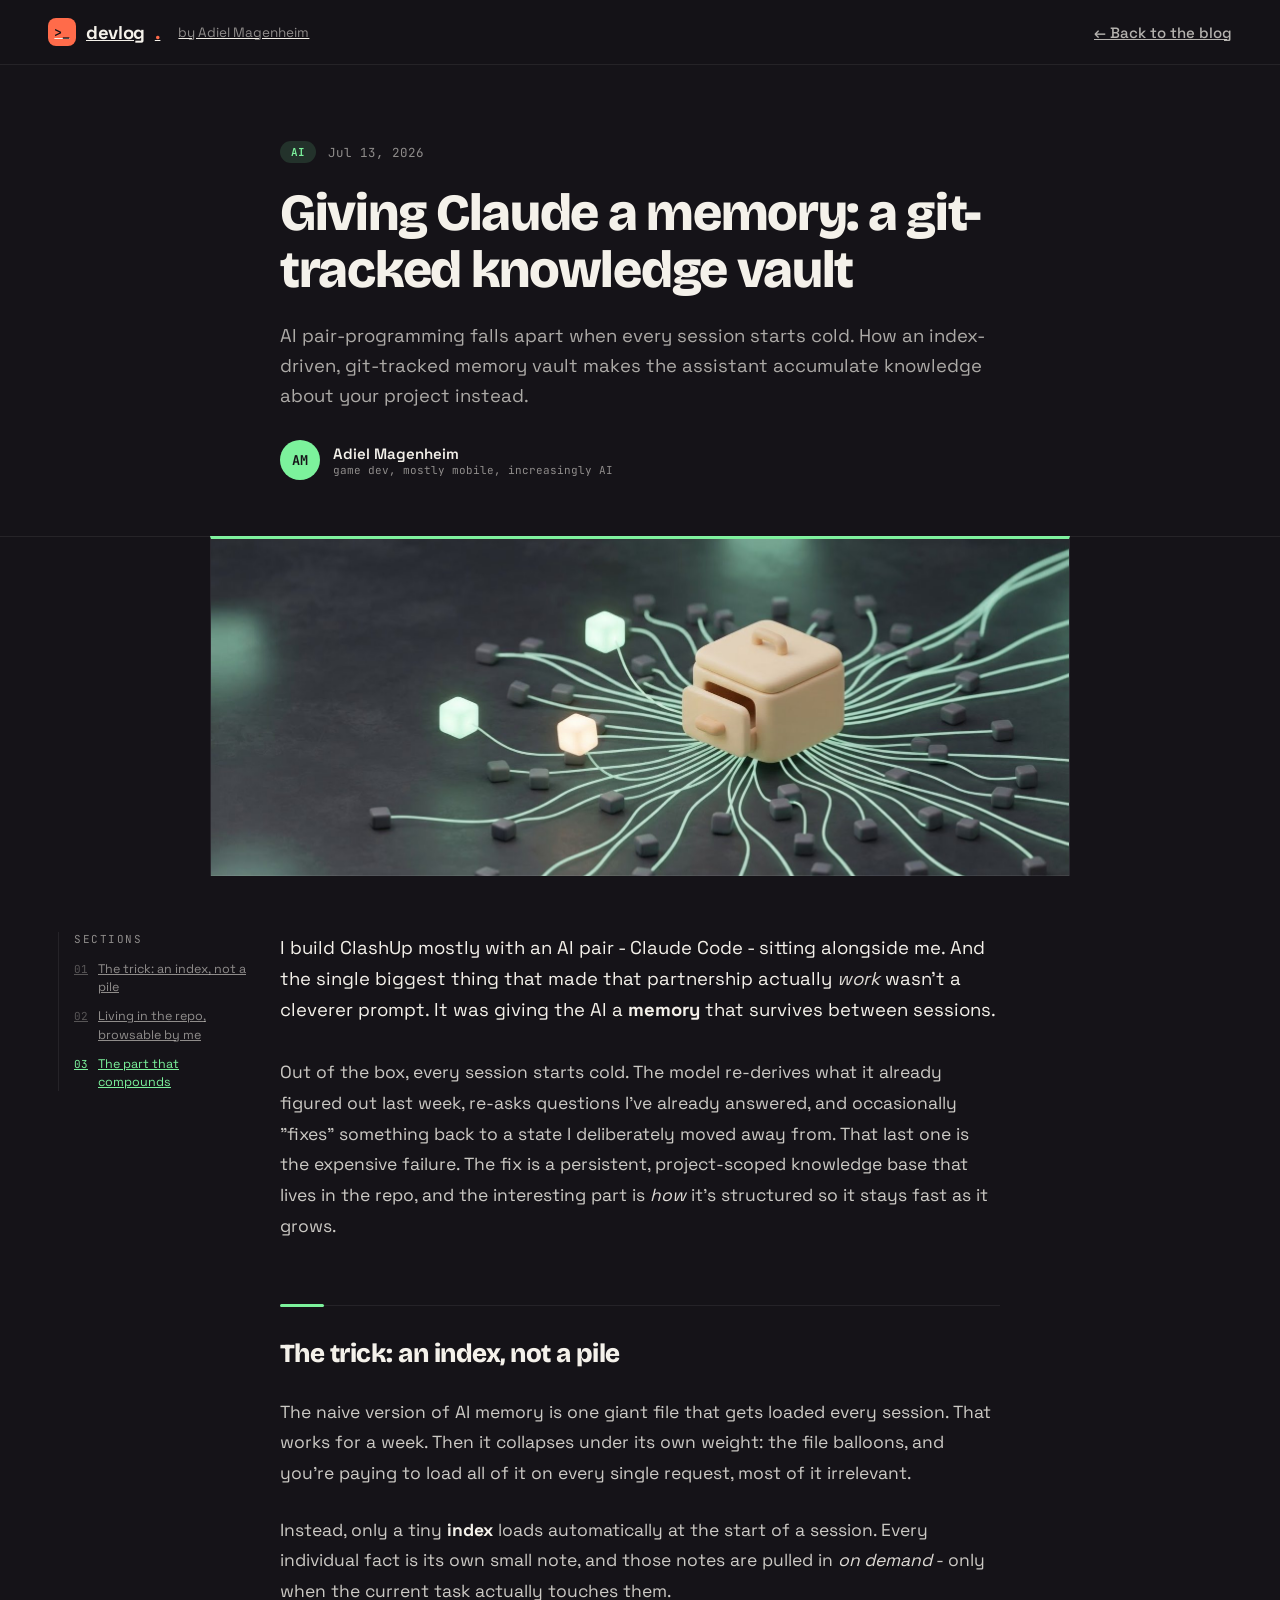
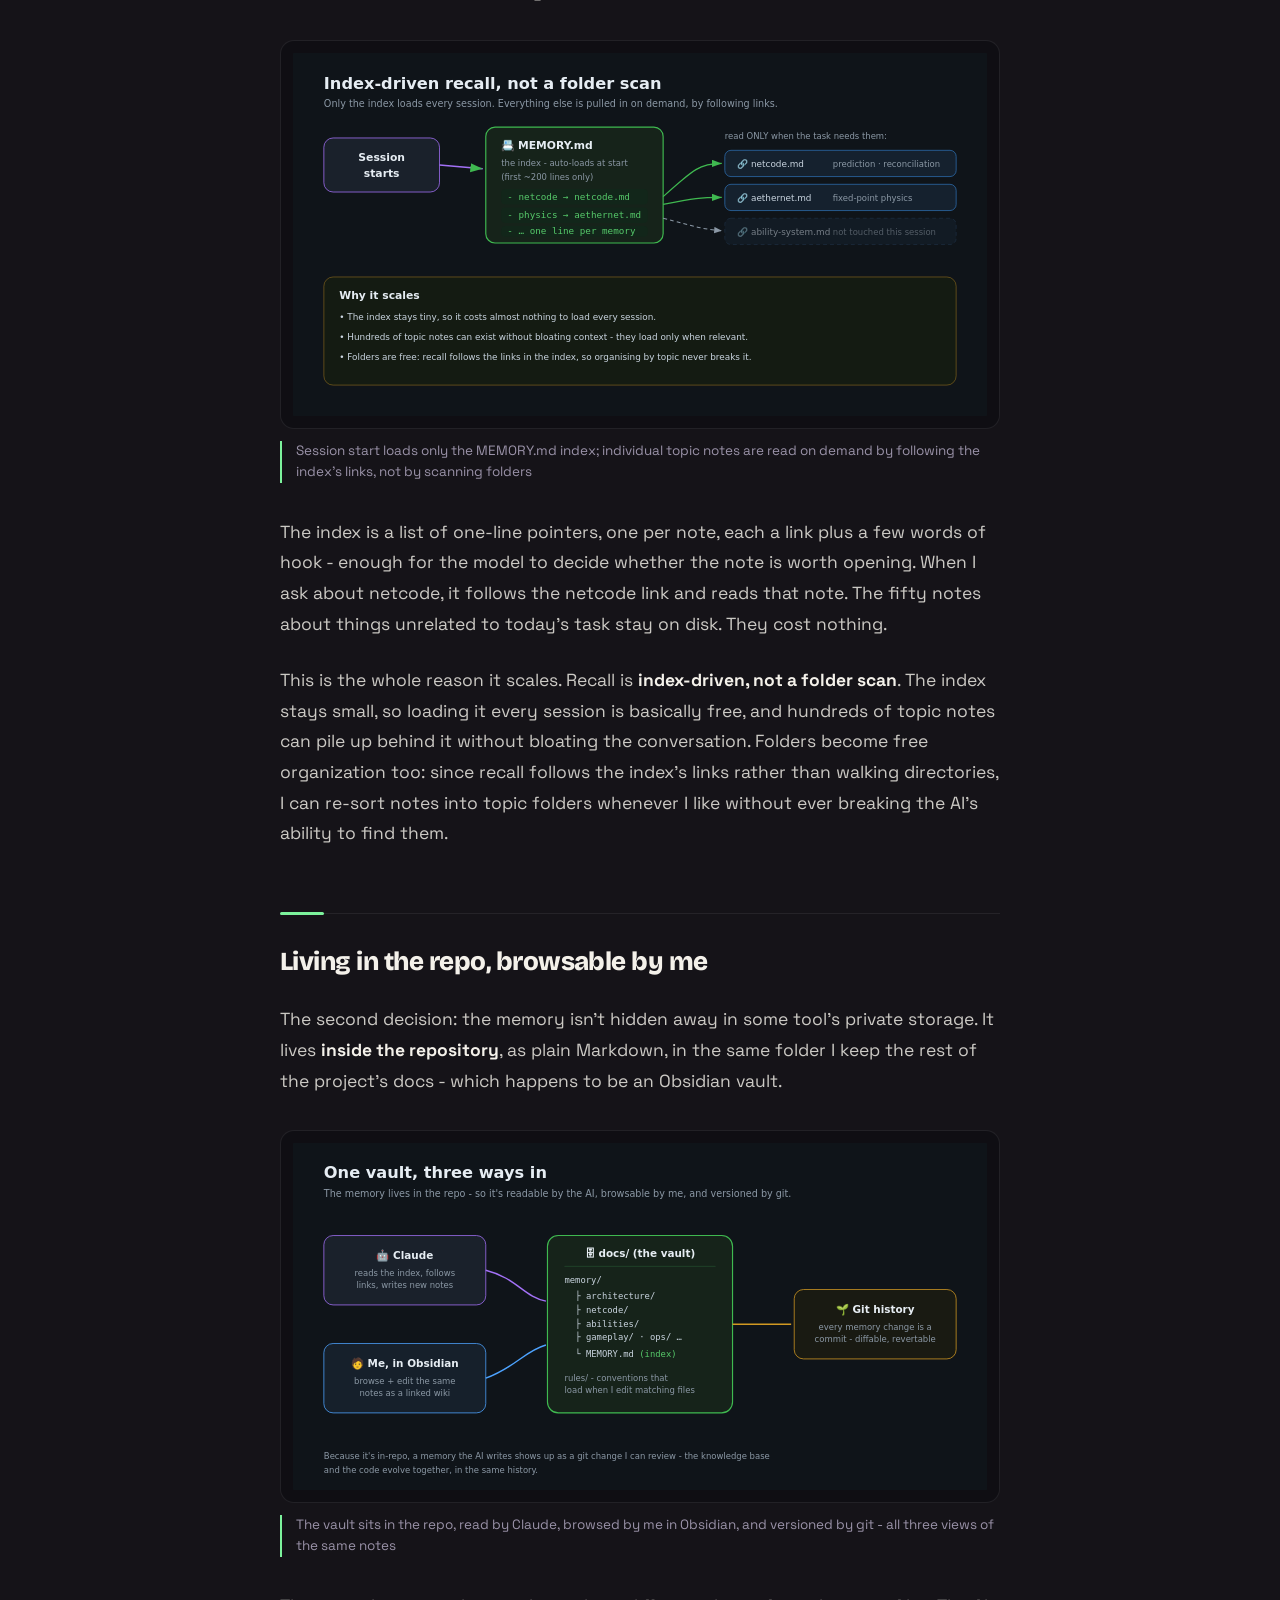
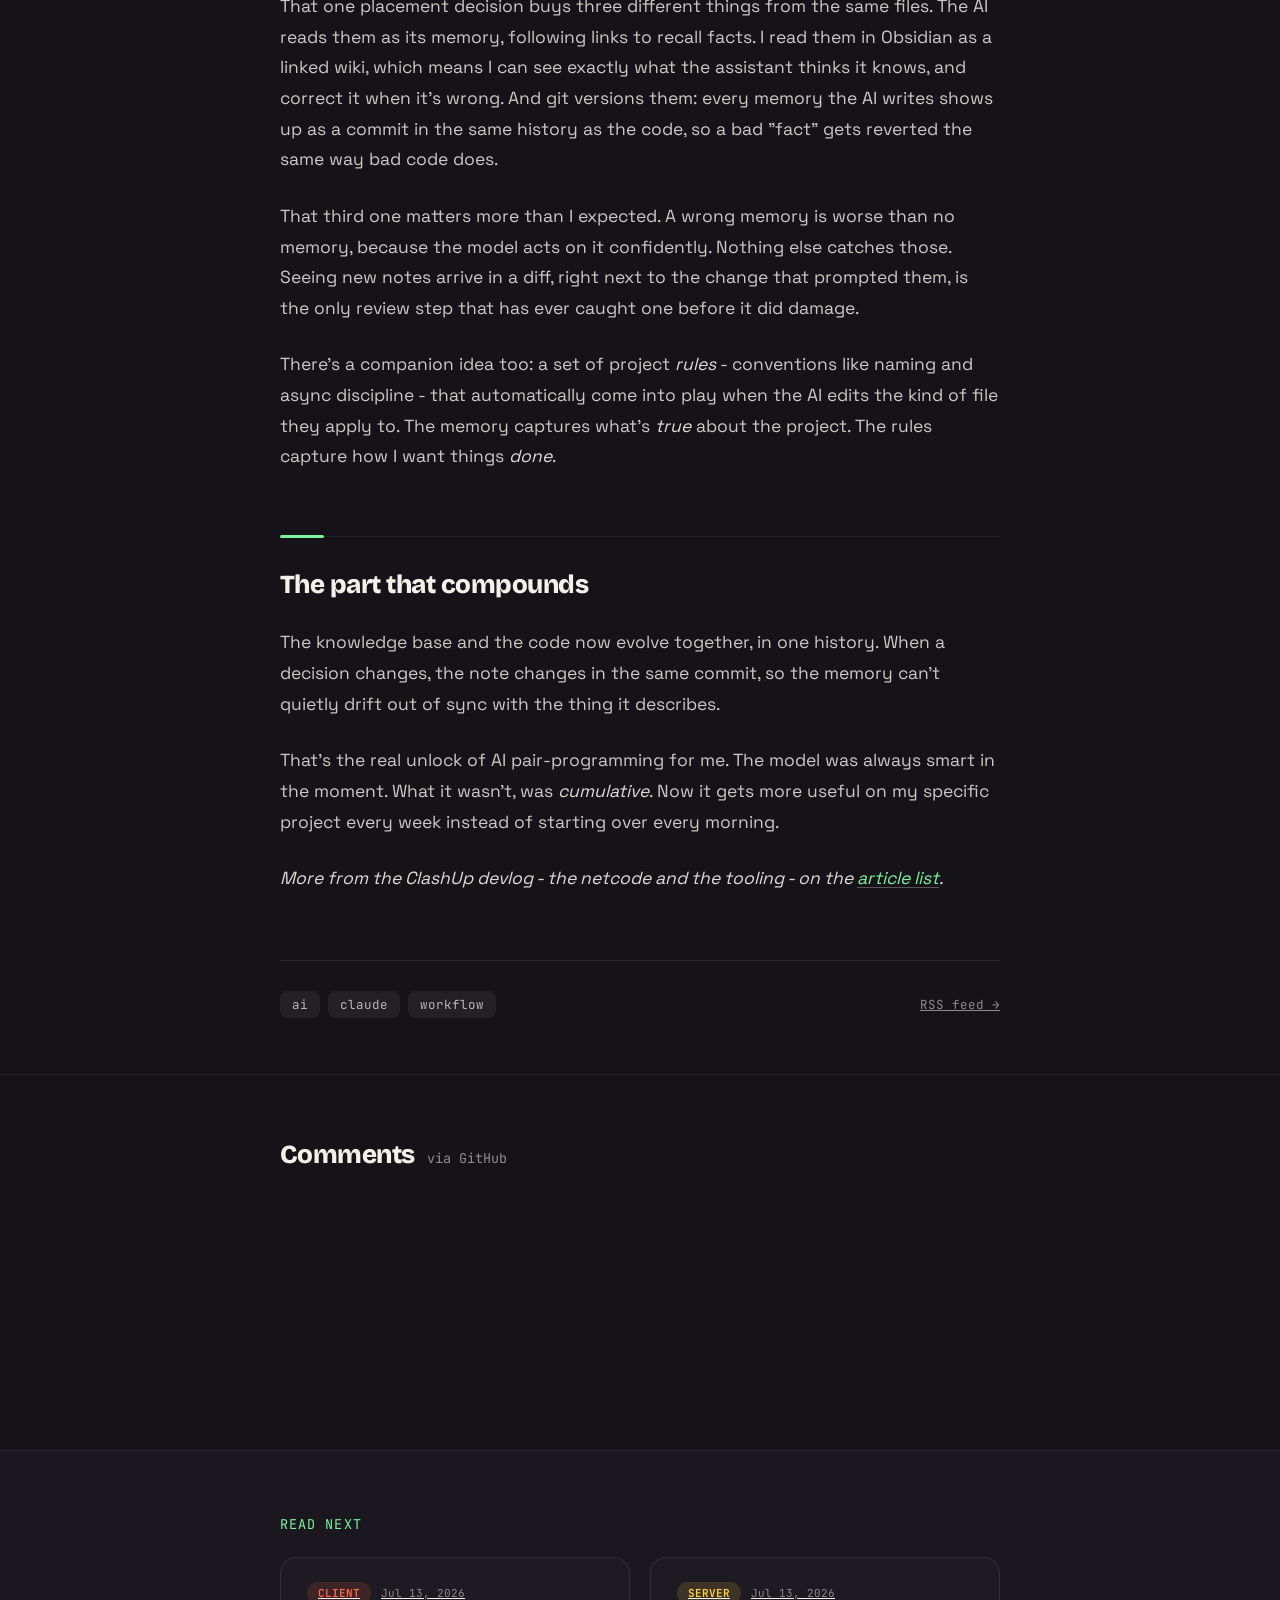
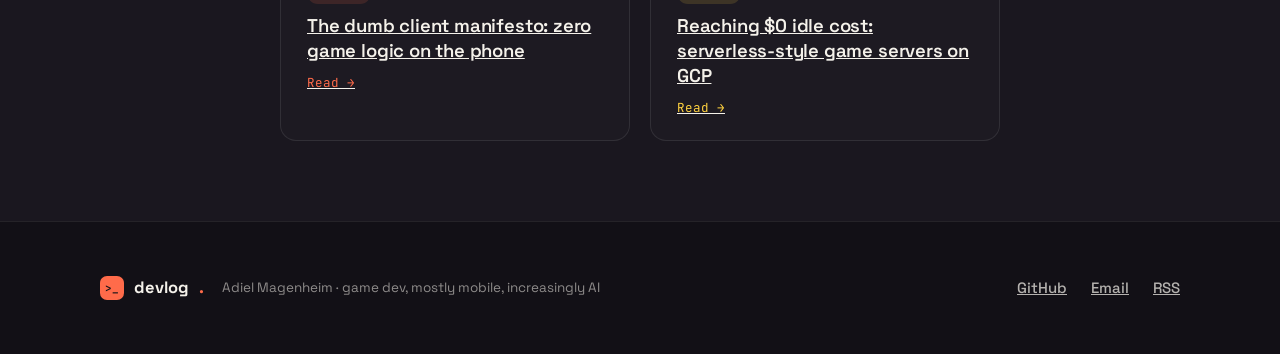
<file: posts/claude-memory-vault.html>
<!DOCTYPE html>
<!-- --accent is the post's tag colour; it drives rules, links, captions and the
     focus ring across the page, and it has to be here rather than set by JS so
     the page reads right before (and without) scripts. -->
<html lang="en" style="--accent:#7cf29c">
<head>
  <meta charset="utf-8">
  <meta name="viewport" content="width=device-width, initial-scale=1">
  <base href="../">
  <title>Giving Claude a memory: a git-tracked knowledge vault - devlog.</title>
  <meta name="description" content="AI pair-programming falls apart when every session starts cold. How an index-driven, git-tracked memory vault makes the assistant accumulate knowledge about your project instead.">
  <link rel="canonical" href="https://adielmag.github.io/posts/claude-memory-vault.html">
  <link rel="alternate" type="application/rss+xml" title="devlog. - Adiel Magenheim" href="https://adielmag.github.io/feed.xml">
  <link rel="icon" type="image/svg+xml" href="assets/favicon.svg">
  <meta name="theme-color" content="#151318">
  <meta property="og:type" content="article">
  <meta property="og:url" content="https://adielmag.github.io/posts/claude-memory-vault.html">
  <meta property="og:site_name" content="devlog. - Adiel Magenheim">
  <meta property="og:title" content="Giving Claude a memory: a git-tracked knowledge vault">
  <meta property="og:description" content="AI pair-programming falls apart when every session starts cold. How an index-driven, git-tracked memory vault makes the assistant accumulate knowledge about your project instead.">
  <meta property="og:image" content="https://adielmag.github.io/assets/img/og-card.jpg">
  <meta property="article:published_time" content="2026-07-13">
  <meta property="article:author" content="Adiel Magenheim">
  <meta name="twitter:card" content="summary_large_image">
  <meta name="twitter:title" content="Giving Claude a memory: a git-tracked knowledge vault">
  <meta name="twitter:description" content="AI pair-programming falls apart when every session starts cold. How an index-driven, git-tracked memory vault makes the assistant accumulate knowledge about your project instead.">
  <meta name="twitter:image" content="https://adielmag.github.io/assets/img/og-card.jpg">
  <link rel="preconnect" href="https://fonts.googleapis.com">
  <link rel="preconnect" href="https://fonts.gstatic.com" crossorigin>
  <link href="https://fonts.googleapis.com/css2?family=Bricolage+Grotesque:opsz,wght@12..96,600..800&family=Space+Grotesk:wght@400;500;600;700&family=JetBrains+Mono:wght@400;500;600&display=swap" rel="stylesheet">
  <link rel="stylesheet" href="assets/css/styles.css">
</head>
<body data-slug="claude-memory-vault">

<div class="read-progress" id="readProgress" aria-hidden="true"></div>
<nav class="nav">
  <a href="index.html" class="brand">
    <span class="brand-mark">&gt;_</span>
    devlog<span class="brand-dot">.</span>
    <span class="brand-by">by Adiel Magenheim</span>
  </a>
  <a href="index.html#articles" class="nav-back">← Back to the blog</a>
</nav>

<header class="art-header">
  <div class="art-header-inner">
    <div class="art-meta">
      <span class="tag-cat" id="aTag" style="background:rgba(124,242,156,0.14);color:#7cf29c">AI</span>
      <span class="art-meta-time" id="aMeta">Jul 13, 2026 · 4 min read</span>
    </div>
    <h1 class="art-title" id="aTitle">Giving Claude a memory: a git-tracked knowledge vault</h1>
    <p class="art-sub" id="aSub">AI pair-programming falls apart when every session starts cold. How an index-driven, git-tracked memory vault makes the assistant accumulate knowledge about your project instead.</p>
    <div class="art-byline">
      <span class="art-avatar">AM</span>
      <div>
        <div class="art-author">Adiel Magenheim</div>
        <div class="art-role">game dev, mostly mobile, increasingly AI</div>
      </div>
    </div>
  </div>
</header>

<div class="art-hero-wrap">
  <div class="art-hero" id="aHero" style="background-image:url('assets/img/splash-claude-memory-vault.jpg')"></div>
</div>

<article class="art-body-wrap">
  <nav class="art-toc" aria-label="Sections">
    <div class="art-toc-inner">
      <div class="art-toc-head">Sections</div>
      <ol class="art-toc-list">
        <li><a href="#sec-the-trick-an-index-not-a-pile"><span class="art-toc-n">01</span>The trick: an index, not a pile</a></li>
        <li><a href="#sec-living-in-the-repo-browsable-by-me"><span class="art-toc-n">02</span>Living in the repo, browsable by me</a></li>
        <li><a href="#sec-the-part-that-compounds"><span class="art-toc-n">03</span>The part that compounds</a></li>
      </ol>
    </div>
  </nav>
  <div class="art-body-inner">
    <div id="aContent"><div class="a-body"><p>I build ClashUp mostly with an AI pair - Claude Code - sitting alongside me. And the single biggest thing that made that partnership actually <em>work</em> wasn't a cleverer prompt. It was giving the AI a <strong>memory</strong> that survives between sessions.</p><p>Out of the box, every session starts cold. The model re-derives what it already figured out last week, re-asks questions I've already answered, and occasionally "fixes" something back to a state I deliberately moved away from. That last one is the expensive failure. The fix is a persistent, project-scoped knowledge base that lives in the repo, and the interesting part is <em>how</em> it's structured so it stays fast as it grows.</p><h2 id="sec-the-trick-an-index-not-a-pile">The trick: an index, not a pile</h2><p>The naive version of AI memory is one giant file that gets loaded every session. That works for a week. Then it collapses under its own weight: the file balloons, and you're paying to load all of it on every single request, most of it irrelevant.</p><p>Instead, only a tiny <strong>index</strong> loads automatically at the start of a session. Every individual fact is its own small note, and those notes are pulled in <em>on demand</em> - only when the current task actually touches them.</p><figure class="a-figure"><img src="assets/img/memory-recall.svg" alt="Session start loads only the MEMORY.md index; individual topic notes are read on demand by following the index's links, not by scanning folders"><figcaption class="a-figcap">Session start loads only the MEMORY.md index; individual topic notes are read on demand by following the index's links, not by scanning folders</figcaption></figure><p>The index is a list of one-line pointers, one per note, each a link plus a few words of hook - enough for the model to decide whether the note is worth opening. When I ask about netcode, it follows the netcode link and reads that note. The fifty notes about things unrelated to today's task stay on disk. They cost nothing.</p><p>This is the whole reason it scales. Recall is <strong>index-driven, not a folder scan</strong>. The index stays small, so loading it every session is basically free, and hundreds of topic notes can pile up behind it without bloating the conversation. Folders become free organization too: since recall follows the index's links rather than walking directories, I can re-sort notes into topic folders whenever I like without ever breaking the AI's ability to find them.</p><h2 id="sec-living-in-the-repo-browsable-by-me">Living in the repo, browsable by me</h2><p>The second decision: the memory isn't hidden away in some tool's private storage. It lives <strong>inside the repository</strong>, as plain Markdown, in the same folder I keep the rest of the project's docs - which happens to be an Obsidian vault.</p><figure class="a-figure"><img src="assets/img/memory-vault.svg" alt="The vault sits in the repo, read by Claude, browsed by me in Obsidian, and versioned by git - all three views of the same notes"><figcaption class="a-figcap">The vault sits in the repo, read by Claude, browsed by me in Obsidian, and versioned by git - all three views of the same notes</figcaption></figure><p>That one placement decision buys three different things from the same files. The AI reads them as its memory, following links to recall facts. I read them in Obsidian as a linked wiki, which means I can see exactly what the assistant thinks it knows, and correct it when it's wrong. And git versions them: every memory the AI writes shows up as a commit in the same history as the code, so a bad "fact" gets reverted the same way bad code does.</p><p>That third one matters more than I expected. A wrong memory is worse than no memory, because the model acts on it confidently. Nothing else catches those. Seeing new notes arrive in a diff, right next to the change that prompted them, is the only review step that has ever caught one before it did damage.</p><p>There's a companion idea too: a set of project <em>rules</em> - conventions like naming and async discipline - that automatically come into play when the AI edits the kind of file they apply to. The memory captures what's <em>true</em> about the project. The rules capture how I want things <em>done</em>.</p><h2 id="sec-the-part-that-compounds">The part that compounds</h2><p>The knowledge base and the code now evolve together, in one history. When a decision changes, the note changes in the same commit, so the memory can't quietly drift out of sync with the thing it describes.</p><p>That's the real unlock of AI pair-programming for me. The model was always smart in the moment. What it wasn't, was <em>cumulative</em>. Now it gets more useful on my specific project every week instead of starting over every morning.</p><p><em>More from the ClashUp devlog - the netcode and the tooling - on the <a href="index.html#articles">article list</a>.</em></p></div></div>
  </div>
</article>

<div class="art-foot">
  <div class="art-foot-inner">
    <div class="art-tags" id="aTags"></div>
    <a class="art-share" href="feed.xml" target="_blank" rel="noopener">RSS feed →</a>
  </div>
</div>

<section class="comments">
  <div class="comments-inner">
    <div class="comments-head">
      <h2>Comments</h2>
      <span class="comments-note">via GitHub</span>
    </div>
    <div id="aComments"></div>
  </div>
</section>

<section class="readnext">
  <div class="readnext-inner">
    <div class="readnext-eyebrow">READ NEXT</div>
    <div class="readnext-grid" id="aReadNext"></div>
  </div>
</section>

<footer class="footer">
  <div class="footer-inner">
    <div class="footer-brand">
      <span class="footer-mark">&gt;_</span>
      devlog<span class="brand-dot">.</span>
      <span class="footer-tagline">Adiel Magenheim · game dev, mostly mobile, increasingly AI</span>
    </div>
    <div class="footer-links">
      <a href="https://github.com/AdielMag" target="_blank" rel="noopener">GitHub</a>
      <a href="mailto:adiel12430@gmail.com">Email</a>
      <a href="feed.xml">RSS</a>
    </div>
  </div>
</footer>

<script src="assets/js/articles.js"></script>
<script src="assets/js/markdown.js"></script>
<script src="assets/js/article.js"></script>
</body>
</html>
</file>
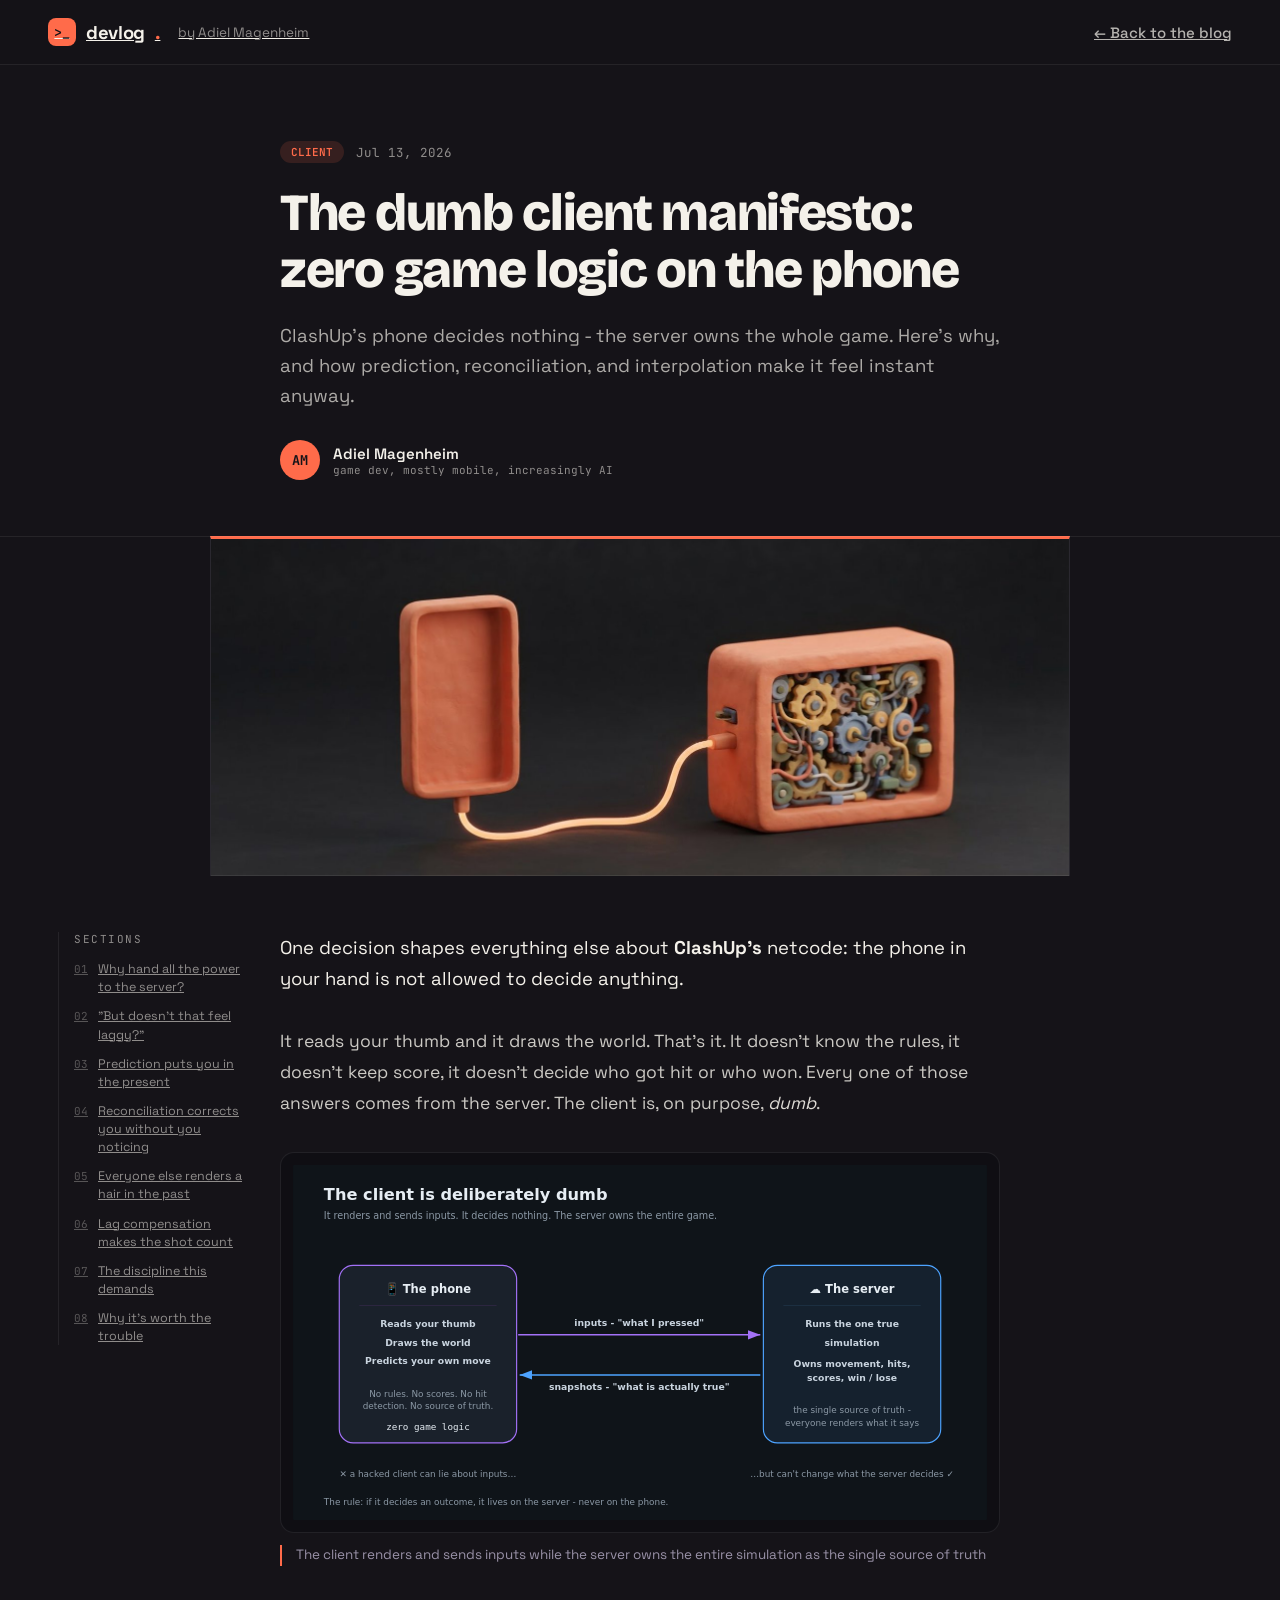
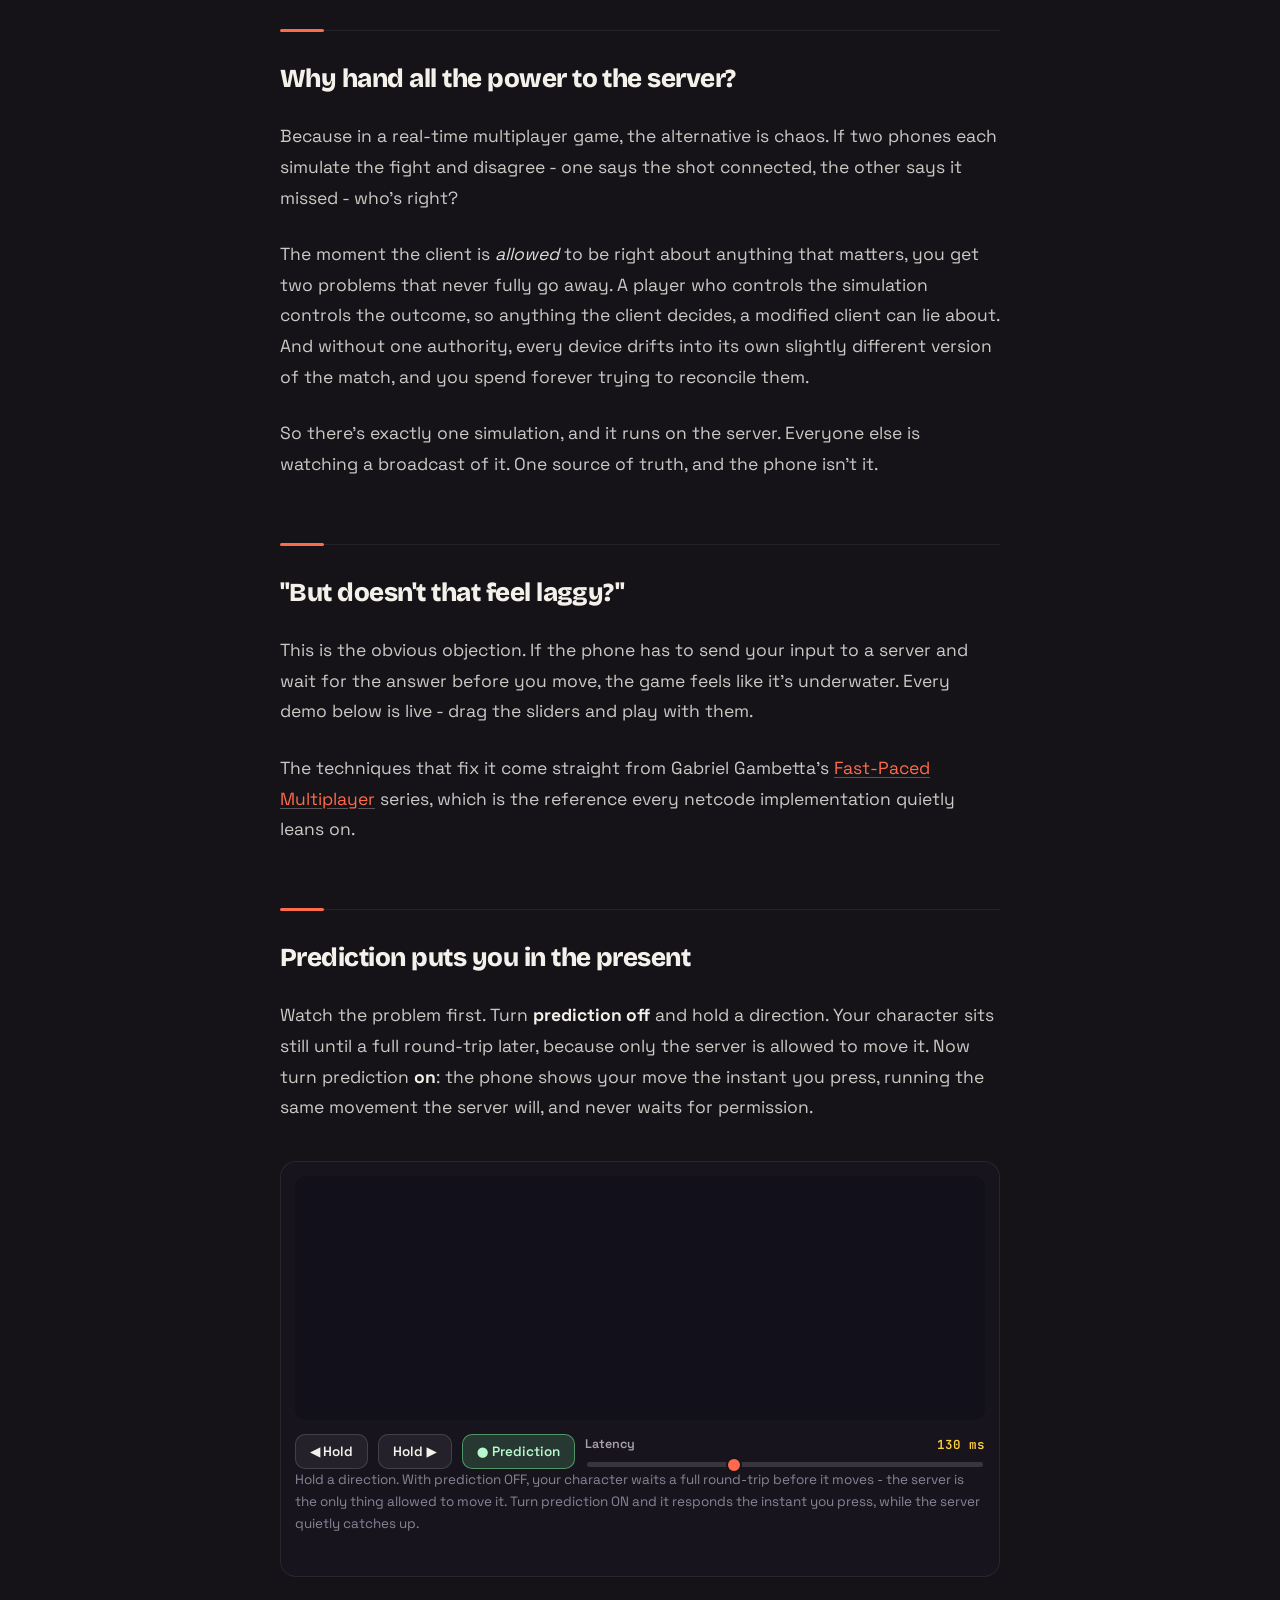
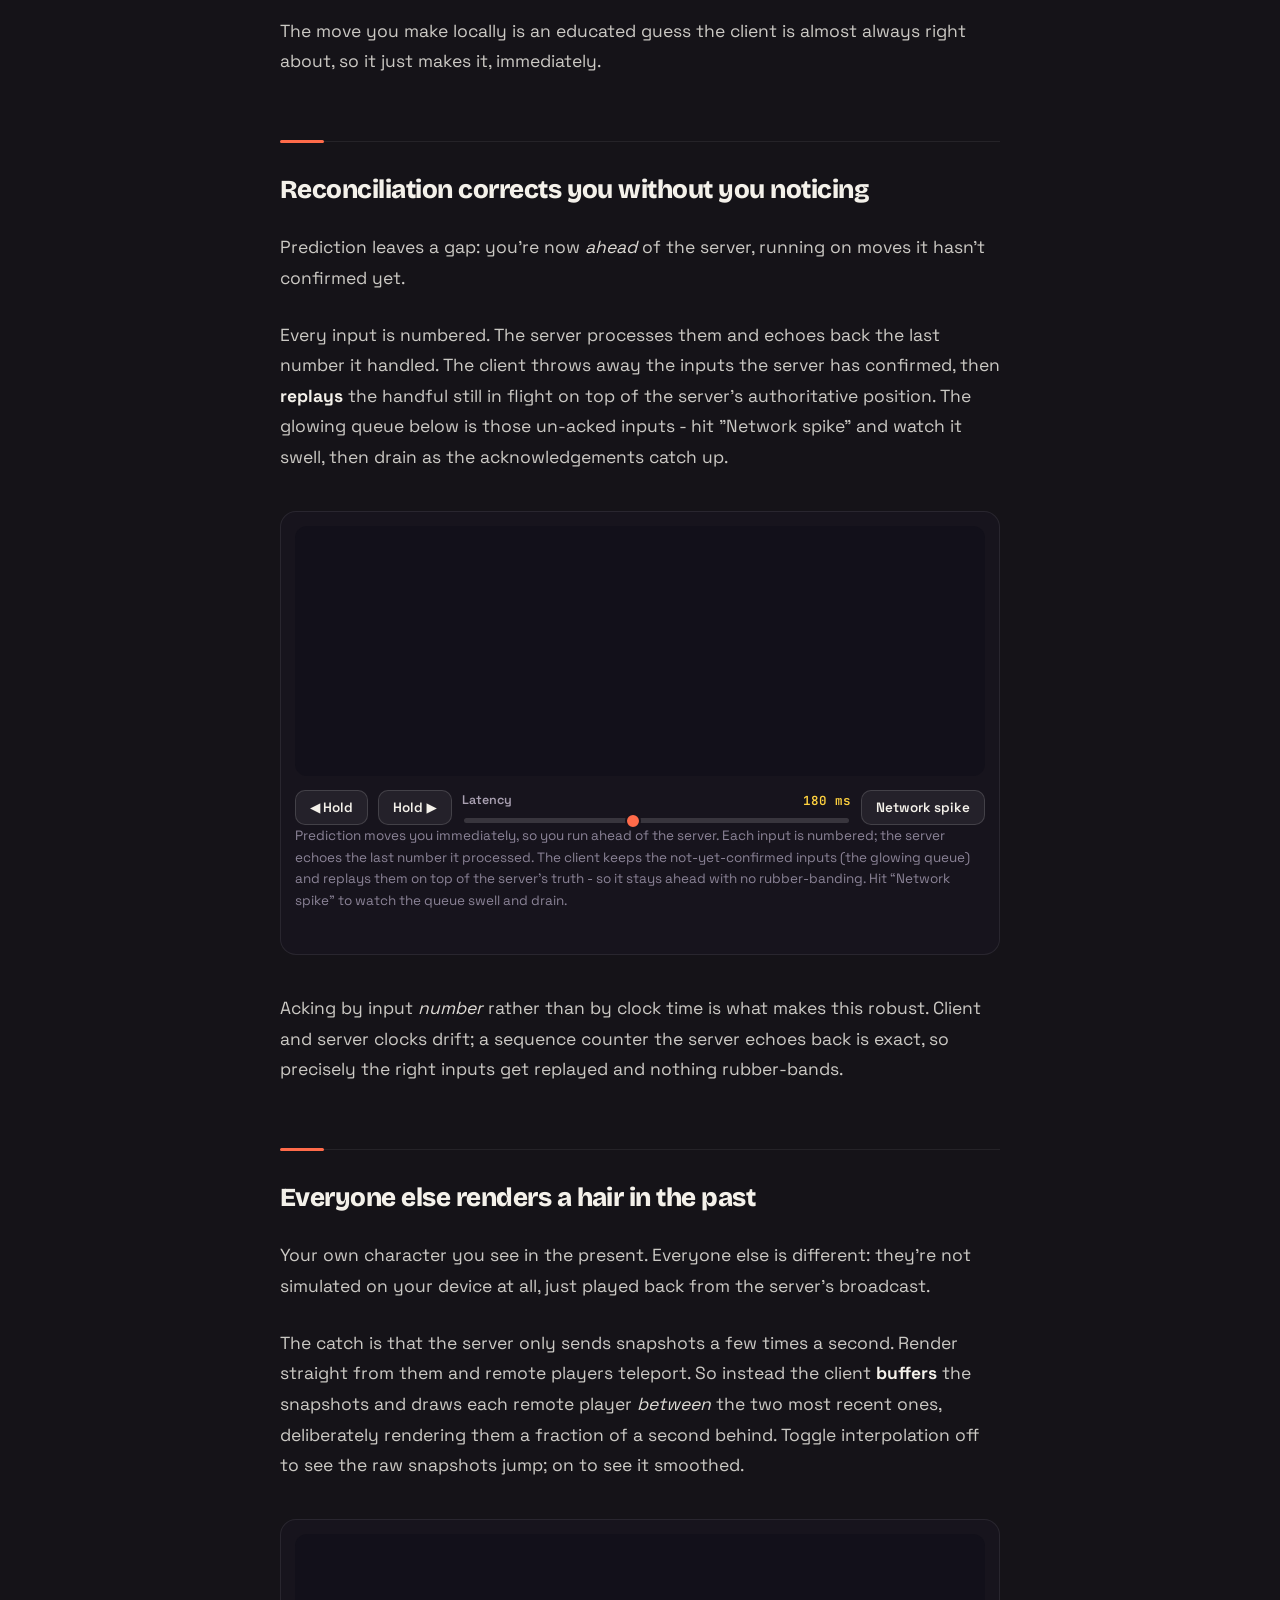
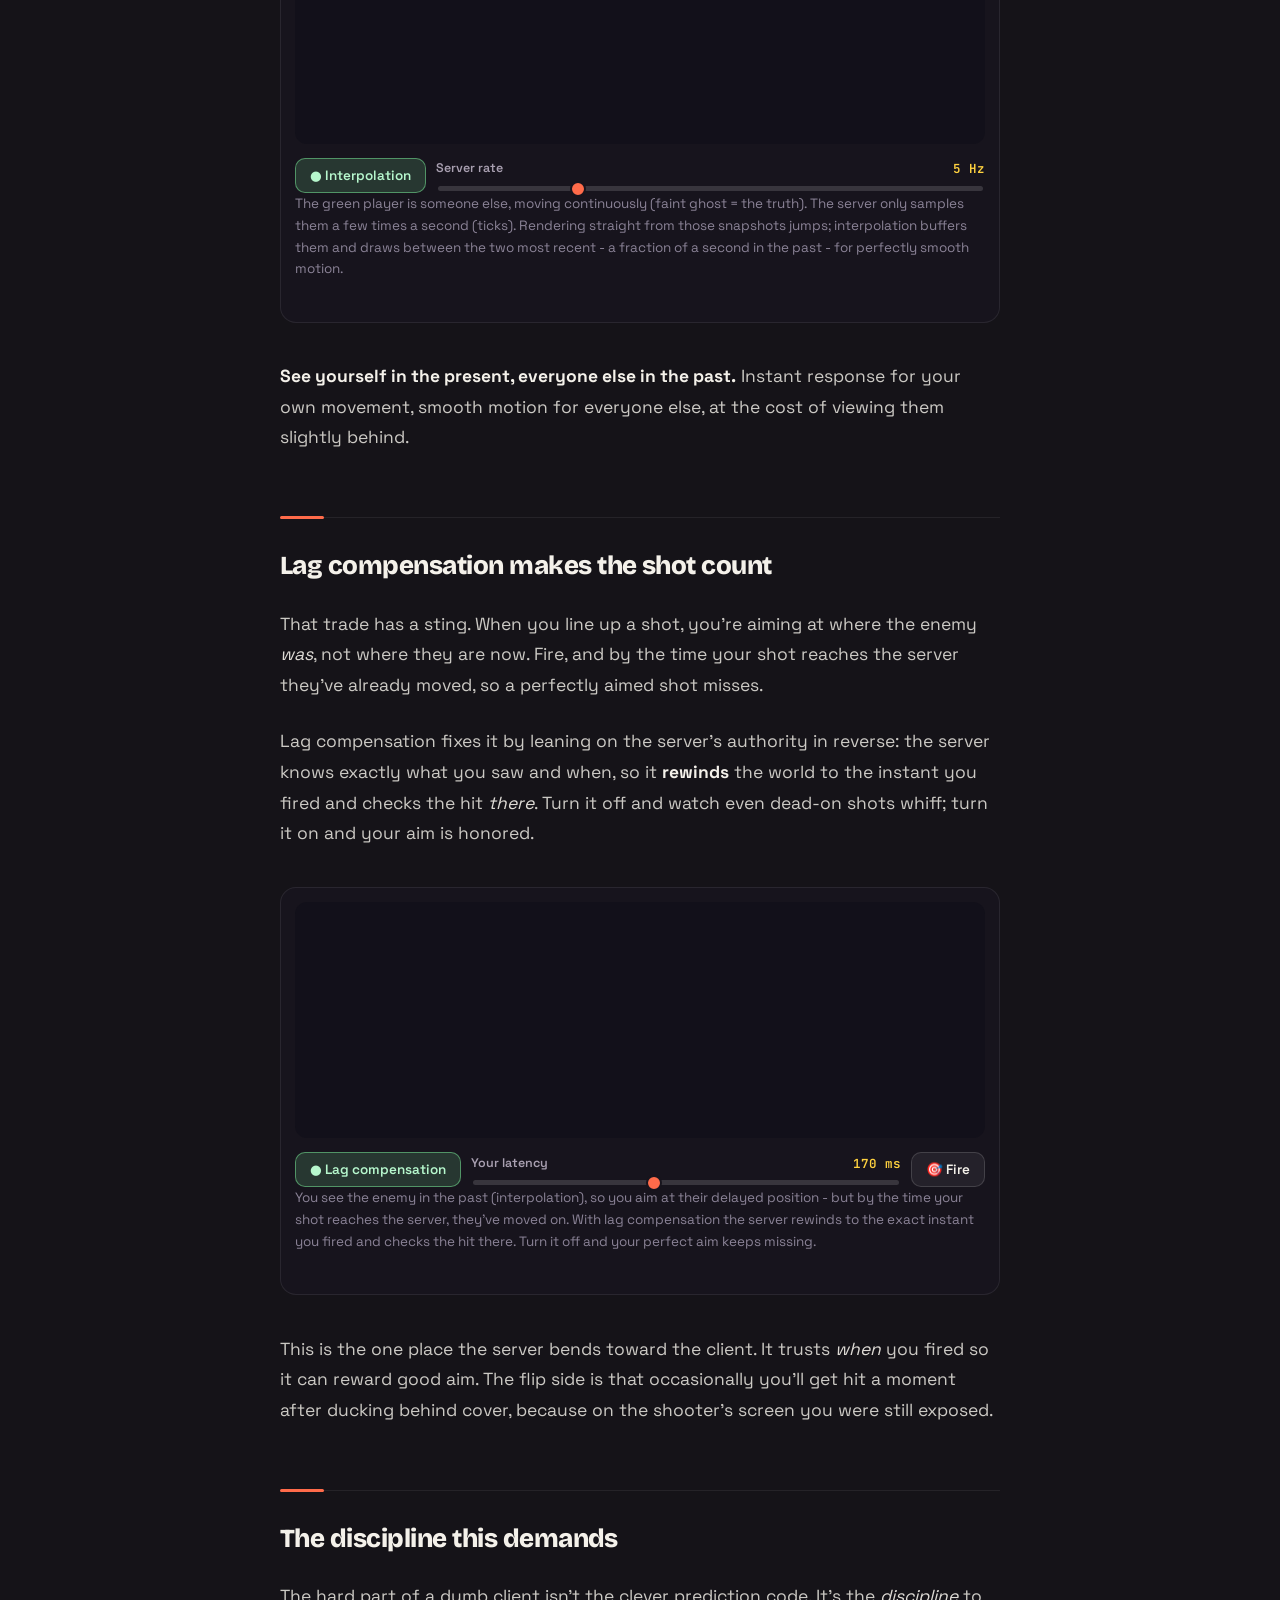
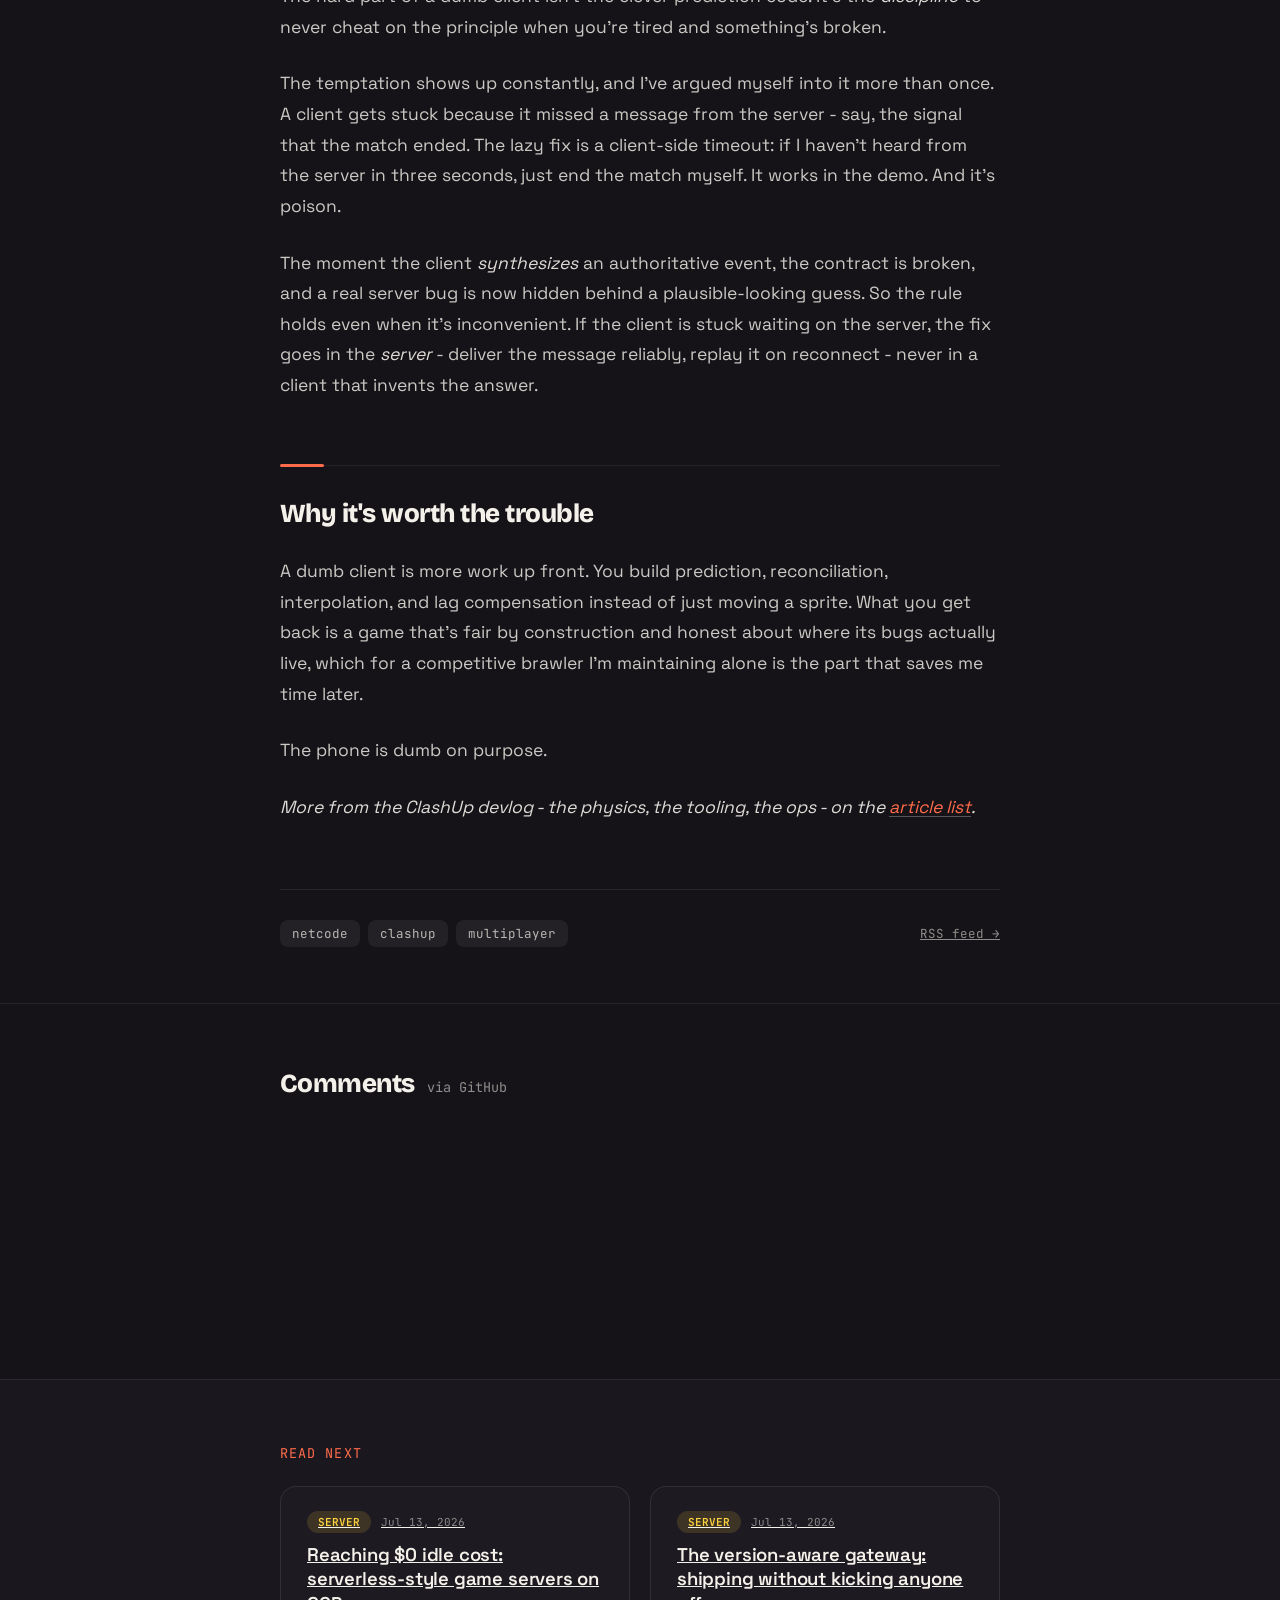
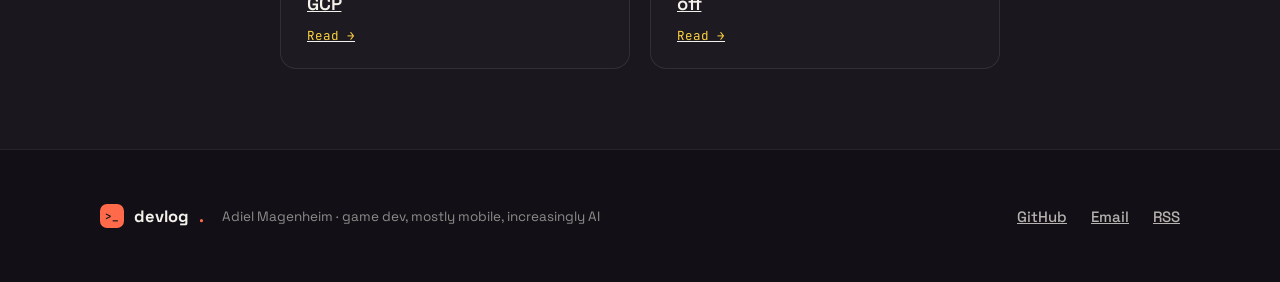
<file: posts/dumb-client-manifesto.html>
<!DOCTYPE html>
<!-- --accent is the post's tag colour; it drives rules, links, captions and the
     focus ring across the page, and it has to be here rather than set by JS so
     the page reads right before (and without) scripts. -->
<html lang="en" style="--accent:#ff6b4a">
<head>
  <meta charset="utf-8">
  <meta name="viewport" content="width=device-width, initial-scale=1">
  <base href="../">
  <title>The dumb client manifesto: zero game logic on the phone - devlog.</title>
  <meta name="description" content="ClashUp's phone decides nothing - the server owns the whole game. Here's why, and how prediction, reconciliation, and interpolation make it feel instant anyway.">
  <link rel="canonical" href="https://adielmag.github.io/posts/dumb-client-manifesto.html">
  <link rel="alternate" type="application/rss+xml" title="devlog. - Adiel Magenheim" href="https://adielmag.github.io/feed.xml">
  <link rel="icon" type="image/svg+xml" href="assets/favicon.svg">
  <meta name="theme-color" content="#151318">
  <meta property="og:type" content="article">
  <meta property="og:url" content="https://adielmag.github.io/posts/dumb-client-manifesto.html">
  <meta property="og:site_name" content="devlog. - Adiel Magenheim">
  <meta property="og:title" content="The dumb client manifesto: zero game logic on the phone">
  <meta property="og:description" content="ClashUp's phone decides nothing - the server owns the whole game. Here's why, and how prediction, reconciliation, and interpolation make it feel instant anyway.">
  <meta property="og:image" content="https://adielmag.github.io/assets/img/og-card.jpg">
  <meta property="article:published_time" content="2026-07-13">
  <meta property="article:author" content="Adiel Magenheim">
  <meta name="twitter:card" content="summary_large_image">
  <meta name="twitter:title" content="The dumb client manifesto: zero game logic on the phone">
  <meta name="twitter:description" content="ClashUp's phone decides nothing - the server owns the whole game. Here's why, and how prediction, reconciliation, and interpolation make it feel instant anyway.">
  <meta name="twitter:image" content="https://adielmag.github.io/assets/img/og-card.jpg">
  <link rel="preconnect" href="https://fonts.googleapis.com">
  <link rel="preconnect" href="https://fonts.gstatic.com" crossorigin>
  <link href="https://fonts.googleapis.com/css2?family=Bricolage+Grotesque:opsz,wght@12..96,600..800&family=Space+Grotesk:wght@400;500;600;700&family=JetBrains+Mono:wght@400;500;600&display=swap" rel="stylesheet">
  <link rel="stylesheet" href="assets/css/styles.css">
</head>
<body data-slug="dumb-client-manifesto">

<div class="read-progress" id="readProgress" aria-hidden="true"></div>
<nav class="nav">
  <a href="index.html" class="brand">
    <span class="brand-mark">&gt;_</span>
    devlog<span class="brand-dot">.</span>
    <span class="brand-by">by Adiel Magenheim</span>
  </a>
  <a href="index.html#articles" class="nav-back">← Back to the blog</a>
</nav>

<header class="art-header">
  <div class="art-header-inner">
    <div class="art-meta">
      <span class="tag-cat" id="aTag" style="background:rgba(255,107,74,0.14);color:#ff6b4a">CLIENT</span>
      <span class="art-meta-time" id="aMeta">Jul 13, 2026 · 5 min read</span>
    </div>
    <h1 class="art-title" id="aTitle">The dumb client manifesto: zero game logic on the phone</h1>
    <p class="art-sub" id="aSub">ClashUp's phone decides nothing - the server owns the whole game. Here's why, and how prediction, reconciliation, and interpolation make it feel instant anyway.</p>
    <div class="art-byline">
      <span class="art-avatar">AM</span>
      <div>
        <div class="art-author">Adiel Magenheim</div>
        <div class="art-role">game dev, mostly mobile, increasingly AI</div>
      </div>
    </div>
  </div>
</header>

<div class="art-hero-wrap">
  <div class="art-hero" id="aHero" style="background-image:url('assets/img/splash-dumb-client-manifesto.jpg')"></div>
</div>

<article class="art-body-wrap">
  <nav class="art-toc" aria-label="Sections">
    <div class="art-toc-inner">
      <div class="art-toc-head">Sections</div>
      <ol class="art-toc-list">
        <li><a href="#sec-why-hand-all-the-power-to-the-server"><span class="art-toc-n">01</span>Why hand all the power to the server?</a></li>
        <li><a href="#sec-but-doesn-t-that-feel-laggy"><span class="art-toc-n">02</span>&quot;But doesn't that feel laggy?&quot;</a></li>
        <li><a href="#sec-prediction-puts-you-in-the-present"><span class="art-toc-n">03</span>Prediction puts you in the present</a></li>
        <li><a href="#sec-reconciliation-corrects-you-without-you-noticing"><span class="art-toc-n">04</span>Reconciliation corrects you without you noticing</a></li>
        <li><a href="#sec-everyone-else-renders-a-hair-in-the-past"><span class="art-toc-n">05</span>Everyone else renders a hair in the past</a></li>
        <li><a href="#sec-lag-compensation-makes-the-shot-count"><span class="art-toc-n">06</span>Lag compensation makes the shot count</a></li>
        <li><a href="#sec-the-discipline-this-demands"><span class="art-toc-n">07</span>The discipline this demands</a></li>
        <li><a href="#sec-why-it-s-worth-the-trouble"><span class="art-toc-n">08</span>Why it's worth the trouble</a></li>
      </ol>
    </div>
  </nav>
  <div class="art-body-inner">
    <div id="aContent"><div class="a-body"><p>One decision shapes everything else about <strong>ClashUp's</strong> netcode: the phone in your hand is not allowed to decide anything.</p><p>It reads your thumb and it draws the world. That's it. It doesn't know the rules, it doesn't keep score, it doesn't decide who got hit or who won. Every one of those answers comes from the server. The client is, on purpose, <em>dumb</em>.</p><figure class="a-figure"><img src="assets/img/dumbclient-authority.svg" alt="The client renders and sends inputs while the server owns the entire simulation as the single source of truth"><figcaption class="a-figcap">The client renders and sends inputs while the server owns the entire simulation as the single source of truth</figcaption></figure><h2 id="sec-why-hand-all-the-power-to-the-server">Why hand all the power to the server?</h2><p>Because in a real-time multiplayer game, the alternative is chaos. If two phones each simulate the fight and disagree - one says the shot connected, the other says it missed - who's right?</p><p>The moment the client is <em>allowed</em> to be right about anything that matters, you get two problems that never fully go away. A player who controls the simulation controls the outcome, so anything the client decides, a modified client can lie about. And without one authority, every device drifts into its own slightly different version of the match, and you spend forever trying to reconcile them.</p><p>So there's exactly one simulation, and it runs on the server. Everyone else is watching a broadcast of it. One source of truth, and the phone isn't it.</p><h2 id="sec-but-doesn-t-that-feel-laggy">"But doesn't that feel laggy?"</h2><p>This is the obvious objection. If the phone has to send your input to a server and wait for the answer before you move, the game feels like it's underwater. Every demo below is live - drag the sliders and play with them.</p><p>The techniques that fix it come straight from Gabriel Gambetta's <a href="https://www.gabrielgambetta.com/client-server-game-architecture.html">Fast-Paced Multiplayer</a> series, which is the reference every netcode implementation quietly leans on.</p><h2 id="sec-prediction-puts-you-in-the-present">Prediction puts you in the present</h2><p>Watch the problem first. Turn <strong>prediction off</strong> and hold a direction. Your character sits still until a full round-trip later, because only the server is allowed to move it. Now turn prediction <strong>on</strong>: the phone shows your move the instant you press, running the same movement the server will, and never waits for permission.</p><div class="demo-mount" data-demo="prediction"><p class="demo-fallback">There's an interactive demo here - it needs JavaScript.</p></div><p>The move you make locally is an educated guess the client is almost always right about, so it just makes it, immediately.</p><h2 id="sec-reconciliation-corrects-you-without-you-noticing">Reconciliation corrects you without you noticing</h2><p>Prediction leaves a gap: you're now <em>ahead</em> of the server, running on moves it hasn't confirmed yet.</p><p>Every input is numbered. The server processes them and echoes back the last number it handled. The client throws away the inputs the server has confirmed, then <strong>replays</strong> the handful still in flight on top of the server's authoritative position. The glowing queue below is those un-acked inputs - hit "Network spike" and watch it swell, then drain as the acknowledgements catch up.</p><div class="demo-mount" data-demo="reconciliation"><p class="demo-fallback">There's an interactive demo here - it needs JavaScript.</p></div><p>Acking by input <em>number</em> rather than by clock time is what makes this robust. Client and server clocks drift; a sequence counter the server echoes back is exact, so precisely the right inputs get replayed and nothing rubber-bands.</p><h2 id="sec-everyone-else-renders-a-hair-in-the-past">Everyone else renders a hair in the past</h2><p>Your own character you see in the present. Everyone else is different: they're not simulated on your device at all, just played back from the server's broadcast.</p><p>The catch is that the server only sends snapshots a few times a second. Render straight from them and remote players teleport. So instead the client <strong>buffers</strong> the snapshots and draws each remote player <em>between</em> the two most recent ones, deliberately rendering them a fraction of a second behind. Toggle interpolation off to see the raw snapshots jump; on to see it smoothed.</p><div class="demo-mount" data-demo="interpolation"><p class="demo-fallback">There's an interactive demo here - it needs JavaScript.</p></div><p><strong>See yourself in the present, everyone else in the past.</strong> Instant response for your own movement, smooth motion for everyone else, at the cost of viewing them slightly behind.</p><h2 id="sec-lag-compensation-makes-the-shot-count">Lag compensation makes the shot count</h2><p>That trade has a sting. When you line up a shot, you're aiming at where the enemy <em>was</em>, not where they are now. Fire, and by the time your shot reaches the server they've already moved, so a perfectly aimed shot misses.</p><p>Lag compensation fixes it by leaning on the server's authority in reverse: the server knows exactly what you saw and when, so it <strong>rewinds</strong> the world to the instant you fired and checks the hit <em>there</em>. Turn it off and watch even dead-on shots whiff; turn it on and your aim is honored.</p><div class="demo-mount" data-demo="lagcomp"><p class="demo-fallback">There's an interactive demo here - it needs JavaScript.</p></div><p>This is the one place the server bends toward the client. It trusts <em>when</em> you fired so it can reward good aim. The flip side is that occasionally you'll get hit a moment after ducking behind cover, because on the shooter's screen you were still exposed.</p><h2 id="sec-the-discipline-this-demands">The discipline this demands</h2><p>The hard part of a dumb client isn't the clever prediction code. It's the <em>discipline</em> to never cheat on the principle when you're tired and something's broken.</p><p>The temptation shows up constantly, and I've argued myself into it more than once. A client gets stuck because it missed a message from the server - say, the signal that the match ended. The lazy fix is a client-side timeout: if I haven't heard from the server in three seconds, just end the match myself. It works in the demo. And it's poison.</p><p>The moment the client <em>synthesizes</em> an authoritative event, the contract is broken, and a real server bug is now hidden behind a plausible-looking guess. So the rule holds even when it's inconvenient. If the client is stuck waiting on the server, the fix goes in the <em>server</em> - deliver the message reliably, replay it on reconnect - never in a client that invents the answer.</p><h2 id="sec-why-it-s-worth-the-trouble">Why it's worth the trouble</h2><p>A dumb client is more work up front. You build prediction, reconciliation, interpolation, and lag compensation instead of just moving a sprite. What you get back is a game that's fair by construction and honest about where its bugs actually live, which for a competitive brawler I'm maintaining alone is the part that saves me time later.</p><p>The phone is dumb on purpose.</p><p><em>More from the ClashUp devlog - the physics, the tooling, the ops - on the <a href="index.html#articles">article list</a>.</em></p></div></div>
  </div>
</article>

<div class="art-foot">
  <div class="art-foot-inner">
    <div class="art-tags" id="aTags"></div>
    <a class="art-share" href="feed.xml" target="_blank" rel="noopener">RSS feed →</a>
  </div>
</div>

<section class="comments">
  <div class="comments-inner">
    <div class="comments-head">
      <h2>Comments</h2>
      <span class="comments-note">via GitHub</span>
    </div>
    <div id="aComments"></div>
  </div>
</section>

<section class="readnext">
  <div class="readnext-inner">
    <div class="readnext-eyebrow">READ NEXT</div>
    <div class="readnext-grid" id="aReadNext"></div>
  </div>
</section>

<footer class="footer">
  <div class="footer-inner">
    <div class="footer-brand">
      <span class="footer-mark">&gt;_</span>
      devlog<span class="brand-dot">.</span>
      <span class="footer-tagline">Adiel Magenheim · game dev, mostly mobile, increasingly AI</span>
    </div>
    <div class="footer-links">
      <a href="https://github.com/AdielMag" target="_blank" rel="noopener">GitHub</a>
      <a href="mailto:adiel12430@gmail.com">Email</a>
      <a href="feed.xml">RSS</a>
    </div>
  </div>
</footer>

<script src="assets/js/articles.js"></script>
<script src="assets/js/markdown.js"></script>
<script src="assets/js/demo-kit.js"></script>
<script src="assets/js/netcode-demos.js"></script>
<script src="assets/js/article.js"></script>
</body>
</html>
</file>
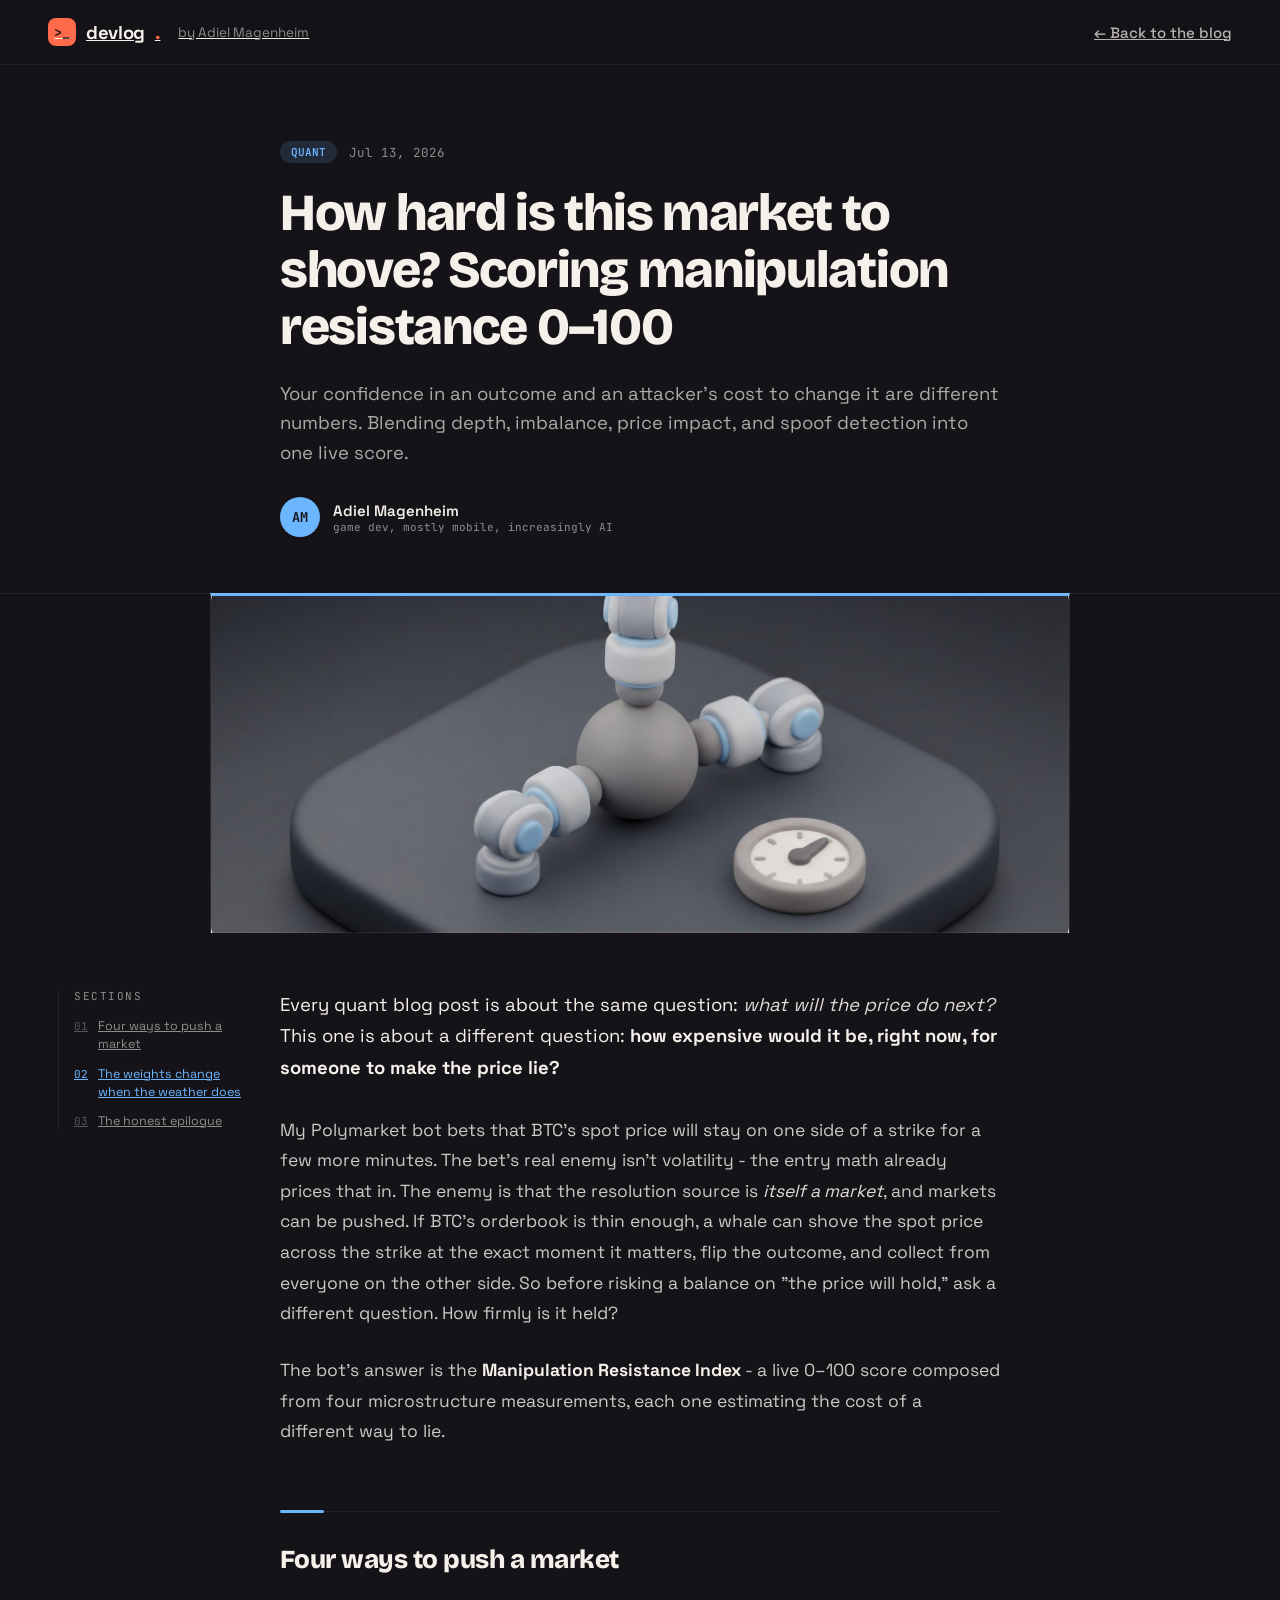
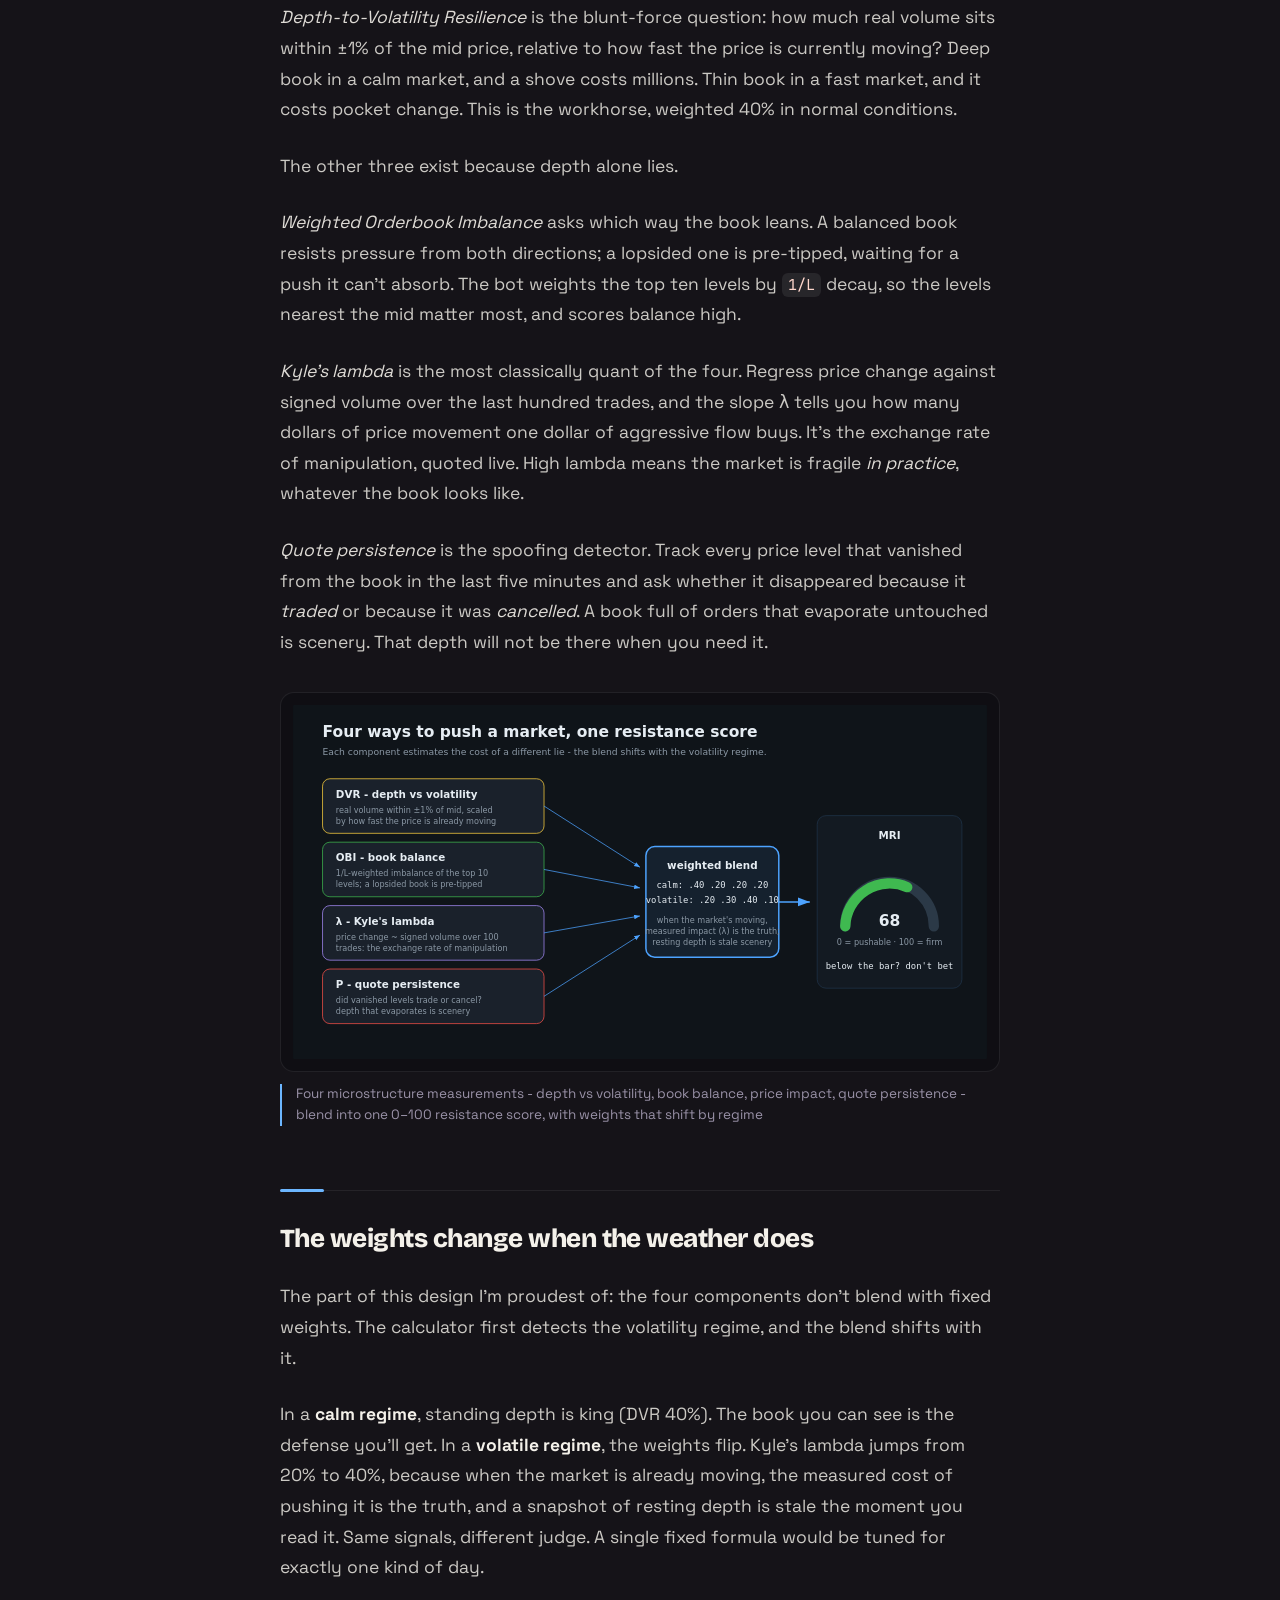
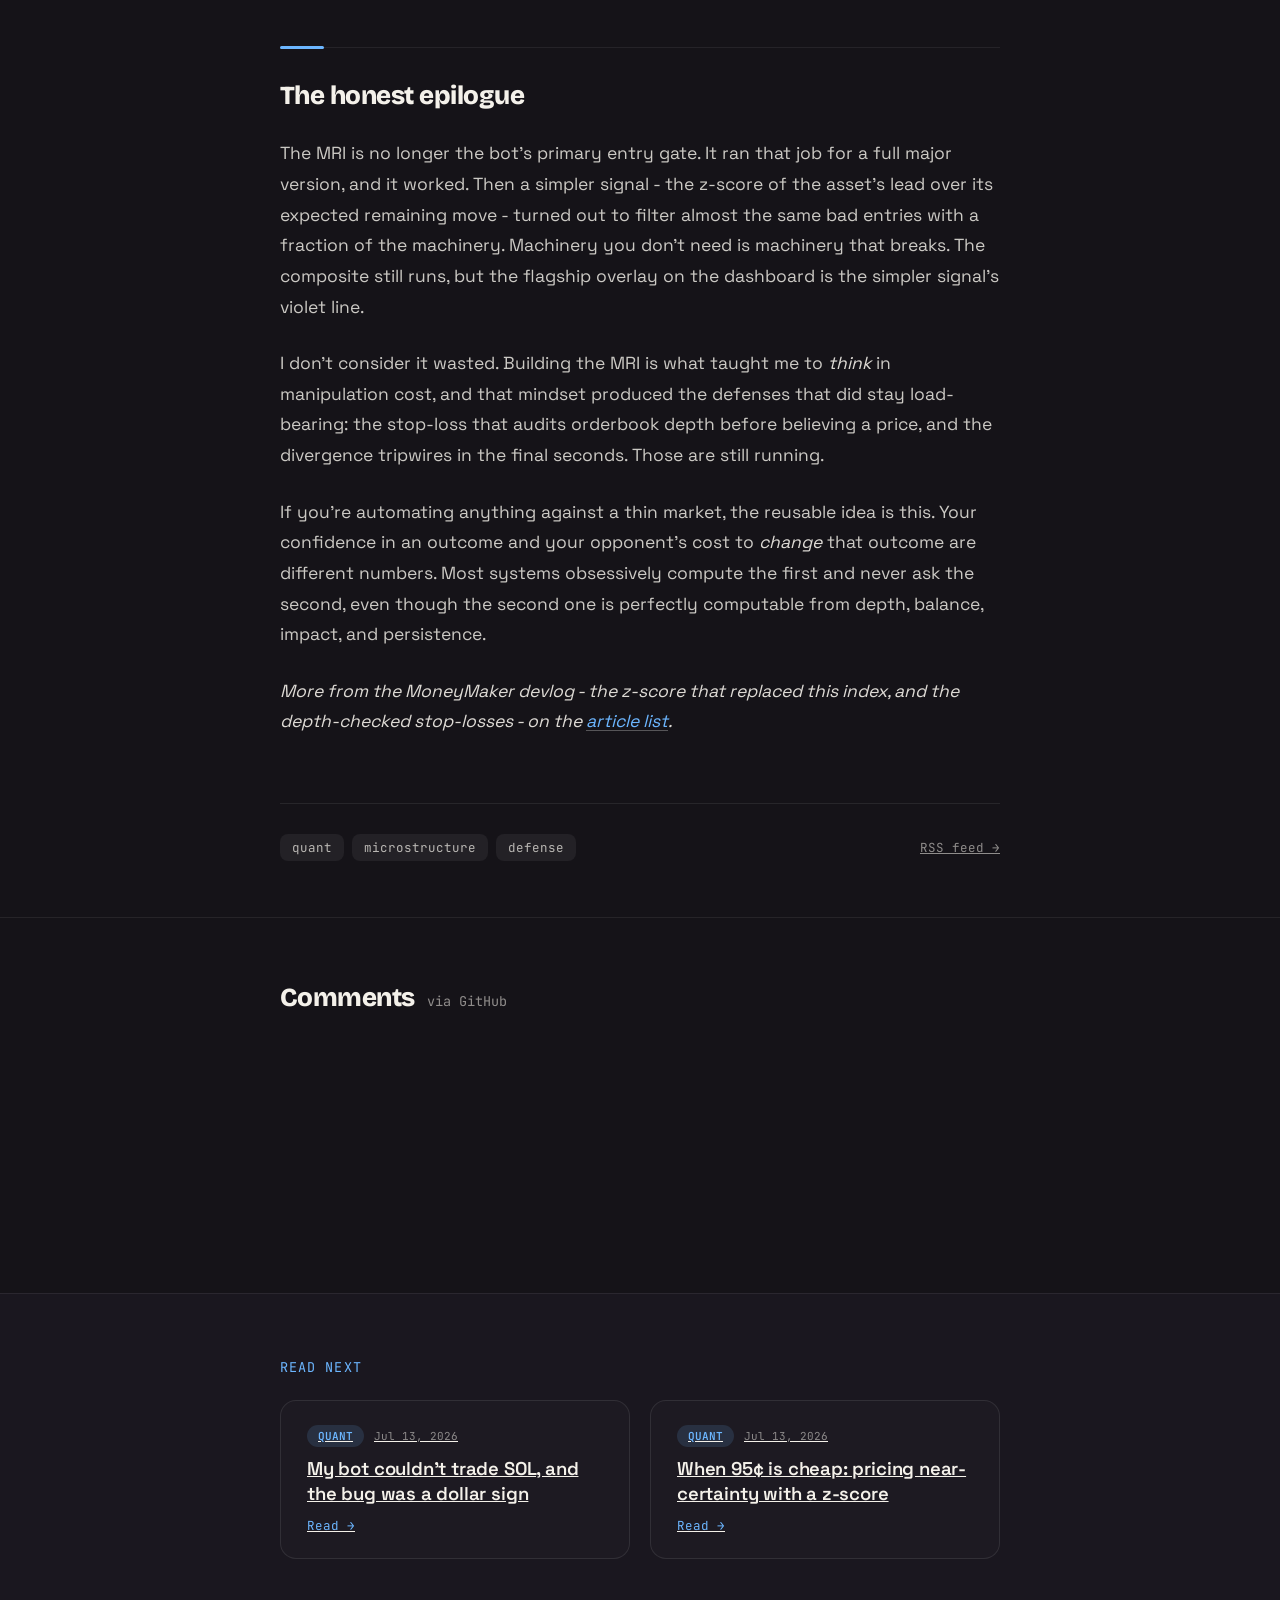
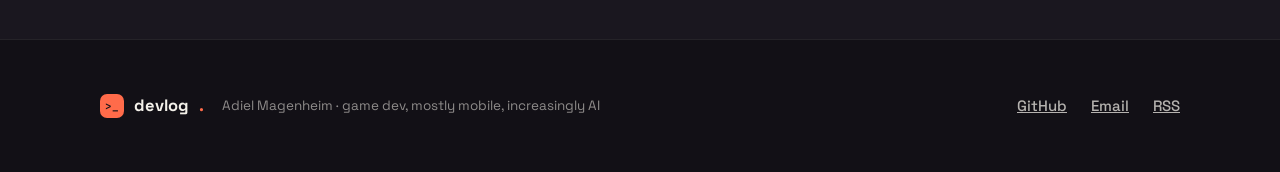
<file: posts/manipulation-resistance-index.html>
<!DOCTYPE html>
<!-- --accent is the post's tag colour; it drives rules, links, captions and the
     focus ring across the page, and it has to be here rather than set by JS so
     the page reads right before (and without) scripts. -->
<html lang="en" style="--accent:#6cb6ff">
<head>
  <meta charset="utf-8">
  <meta name="viewport" content="width=device-width, initial-scale=1">
  <base href="../">
  <title>How hard is this market to shove? Scoring manipulation resistance 0–100 - devlog.</title>
  <meta name="description" content="Your confidence in an outcome and an attacker’s cost to change it are different numbers. Blending depth, imbalance, price impact, and spoof detection into one live score.">
  <link rel="canonical" href="https://adielmag.github.io/posts/manipulation-resistance-index.html">
  <link rel="alternate" type="application/rss+xml" title="devlog. - Adiel Magenheim" href="https://adielmag.github.io/feed.xml">
  <link rel="icon" type="image/svg+xml" href="assets/favicon.svg">
  <meta name="theme-color" content="#151318">
  <meta property="og:type" content="article">
  <meta property="og:url" content="https://adielmag.github.io/posts/manipulation-resistance-index.html">
  <meta property="og:site_name" content="devlog. - Adiel Magenheim">
  <meta property="og:title" content="How hard is this market to shove? Scoring manipulation resistance 0–100">
  <meta property="og:description" content="Your confidence in an outcome and an attacker’s cost to change it are different numbers. Blending depth, imbalance, price impact, and spoof detection into one live score.">
  <meta property="og:image" content="https://adielmag.github.io/assets/img/og-card.jpg">
  <meta property="article:published_time" content="2026-07-13">
  <meta property="article:author" content="Adiel Magenheim">
  <meta name="twitter:card" content="summary_large_image">
  <meta name="twitter:title" content="How hard is this market to shove? Scoring manipulation resistance 0–100">
  <meta name="twitter:description" content="Your confidence in an outcome and an attacker’s cost to change it are different numbers. Blending depth, imbalance, price impact, and spoof detection into one live score.">
  <meta name="twitter:image" content="https://adielmag.github.io/assets/img/og-card.jpg">
  <link rel="preconnect" href="https://fonts.googleapis.com">
  <link rel="preconnect" href="https://fonts.gstatic.com" crossorigin>
  <link href="https://fonts.googleapis.com/css2?family=Bricolage+Grotesque:opsz,wght@12..96,600..800&family=Space+Grotesk:wght@400;500;600;700&family=JetBrains+Mono:wght@400;500;600&display=swap" rel="stylesheet">
  <link rel="stylesheet" href="assets/css/styles.css">
</head>
<body data-slug="manipulation-resistance-index">

<div class="read-progress" id="readProgress" aria-hidden="true"></div>
<nav class="nav">
  <a href="index.html" class="brand">
    <span class="brand-mark">&gt;_</span>
    devlog<span class="brand-dot">.</span>
    <span class="brand-by">by Adiel Magenheim</span>
  </a>
  <a href="index.html#articles" class="nav-back">← Back to the blog</a>
</nav>

<header class="art-header">
  <div class="art-header-inner">
    <div class="art-meta">
      <span class="tag-cat" id="aTag" style="background:rgba(108,182,255,0.14);color:#6cb6ff">QUANT</span>
      <span class="art-meta-time" id="aMeta">Jul 13, 2026 · 4 min read</span>
    </div>
    <h1 class="art-title" id="aTitle">How hard is this market to shove? Scoring manipulation resistance 0–100</h1>
    <p class="art-sub" id="aSub">Your confidence in an outcome and an attacker’s cost to change it are different numbers. Blending depth, imbalance, price impact, and spoof detection into one live score.</p>
    <div class="art-byline">
      <span class="art-avatar">AM</span>
      <div>
        <div class="art-author">Adiel Magenheim</div>
        <div class="art-role">game dev, mostly mobile, increasingly AI</div>
      </div>
    </div>
  </div>
</header>

<div class="art-hero-wrap">
  <div class="art-hero" id="aHero" style="background-image:url('assets/img/splash-manipulation-resistance-index.jpg')"></div>
</div>

<article class="art-body-wrap">
  <nav class="art-toc" aria-label="Sections">
    <div class="art-toc-inner">
      <div class="art-toc-head">Sections</div>
      <ol class="art-toc-list">
        <li><a href="#sec-four-ways-to-push-a-market"><span class="art-toc-n">01</span>Four ways to push a market</a></li>
        <li><a href="#sec-the-weights-change-when-the-weather-does"><span class="art-toc-n">02</span>The weights change when the weather does</a></li>
        <li><a href="#sec-the-honest-epilogue"><span class="art-toc-n">03</span>The honest epilogue</a></li>
      </ol>
    </div>
  </nav>
  <div class="art-body-inner">
    <div id="aContent"><div class="a-body"><p>Every quant blog post is about the same question: <em>what will the price do next?</em> This one is about a different question: <strong>how expensive would it be, right now, for someone to make the price lie?</strong></p><p>My Polymarket bot bets that BTC's spot price will stay on one side of a strike for a few more minutes. The bet's real enemy isn't volatility - the entry math already prices that in. The enemy is that the resolution source is <em>itself a market</em>, and markets can be pushed. If BTC's orderbook is thin enough, a whale can shove the spot price across the strike at the exact moment it matters, flip the outcome, and collect from everyone on the other side. So before risking a balance on "the price will hold," ask a different question. How firmly is it held?</p><p>The bot's answer is the <strong>Manipulation Resistance Index</strong> - a live 0–100 score composed from four microstructure measurements, each one estimating the cost of a different way to lie.</p><h2 id="sec-four-ways-to-push-a-market">Four ways to push a market</h2><p><em>Depth-to-Volatility Resilience</em> is the blunt-force question: how much real volume sits within ±1% of the mid price, relative to how fast the price is currently moving? Deep book in a calm market, and a shove costs millions. Thin book in a fast market, and it costs pocket change. This is the workhorse, weighted 40% in normal conditions.</p><p>The other three exist because depth alone lies.</p><p><em>Weighted Orderbook Imbalance</em> asks which way the book leans. A balanced book resists pressure from both directions; a lopsided one is pre-tipped, waiting for a push it can't absorb. The bot weights the top ten levels by <code>1/L</code> decay, so the levels nearest the mid matter most, and scores balance high.</p><p><em>Kyle's lambda</em> is the most classically quant of the four. Regress price change against signed volume over the last hundred trades, and the slope λ tells you how many dollars of price movement one dollar of aggressive flow buys. It's the exchange rate of manipulation, quoted live. High lambda means the market is fragile <em>in practice</em>, whatever the book looks like.</p><p><em>Quote persistence</em> is the spoofing detector. Track every price level that vanished from the book in the last five minutes and ask whether it disappeared because it <em>traded</em> or because it was <em>cancelled</em>. A book full of orders that evaporate untouched is scenery. That depth will not be there when you need it.</p><figure class="a-figure"><img src="assets/img/mri-composite.svg" alt="Four microstructure measurements - depth vs volatility, book balance, price impact, quote persistence - blend into one 0–100 resistance score, with weights that shift by regime"><figcaption class="a-figcap">Four microstructure measurements - depth vs volatility, book balance, price impact, quote persistence - blend into one 0–100 resistance score, with weights that shift by regime</figcaption></figure><h2 id="sec-the-weights-change-when-the-weather-does">The weights change when the weather does</h2><p>The part of this design I'm proudest of: the four components don't blend with fixed weights. The calculator first detects the volatility regime, and the blend shifts with it.</p><p>In a <strong>calm regime</strong>, standing depth is king (DVR 40%). The book you can see is the defense you'll get. In a <strong>volatile regime</strong>, the weights flip. Kyle's lambda jumps from 20% to 40%, because when the market is already moving, the measured cost of pushing it is the truth, and a snapshot of resting depth is stale the moment you read it. Same signals, different judge. A single fixed formula would be tuned for exactly one kind of day.</p><h2 id="sec-the-honest-epilogue">The honest epilogue</h2><p>The MRI is no longer the bot's primary entry gate. It ran that job for a full major version, and it worked. Then a simpler signal - the z-score of the asset's lead over its expected remaining move - turned out to filter almost the same bad entries with a fraction of the machinery. Machinery you don't need is machinery that breaks. The composite still runs, but the flagship overlay on the dashboard is the simpler signal's violet line.</p><p>I don't consider it wasted. Building the MRI is what taught me to <em>think</em> in manipulation cost, and that mindset produced the defenses that did stay load-bearing: the stop-loss that audits orderbook depth before believing a price, and the divergence tripwires in the final seconds. Those are still running.</p><p>If you're automating anything against a thin market, the reusable idea is this. Your confidence in an outcome and your opponent's cost to <em>change</em> that outcome are different numbers. Most systems obsessively compute the first and never ask the second, even though the second one is perfectly computable from depth, balance, impact, and persistence.</p><p><em>More from the MoneyMaker devlog - the z-score that replaced this index, and the depth-checked stop-losses - on the <a href="index.html#articles">article list</a>.</em></p></div></div>
  </div>
</article>

<div class="art-foot">
  <div class="art-foot-inner">
    <div class="art-tags" id="aTags"></div>
    <a class="art-share" href="feed.xml" target="_blank" rel="noopener">RSS feed →</a>
  </div>
</div>

<section class="comments">
  <div class="comments-inner">
    <div class="comments-head">
      <h2>Comments</h2>
      <span class="comments-note">via GitHub</span>
    </div>
    <div id="aComments"></div>
  </div>
</section>

<section class="readnext">
  <div class="readnext-inner">
    <div class="readnext-eyebrow">READ NEXT</div>
    <div class="readnext-grid" id="aReadNext"></div>
  </div>
</section>

<footer class="footer">
  <div class="footer-inner">
    <div class="footer-brand">
      <span class="footer-mark">&gt;_</span>
      devlog<span class="brand-dot">.</span>
      <span class="footer-tagline">Adiel Magenheim · game dev, mostly mobile, increasingly AI</span>
    </div>
    <div class="footer-links">
      <a href="https://github.com/AdielMag" target="_blank" rel="noopener">GitHub</a>
      <a href="mailto:adiel12430@gmail.com">Email</a>
      <a href="feed.xml">RSS</a>
    </div>
  </div>
</footer>

<script src="assets/js/articles.js"></script>
<script src="assets/js/markdown.js"></script>
<script src="assets/js/article.js"></script>
</body>
</html>
</file>
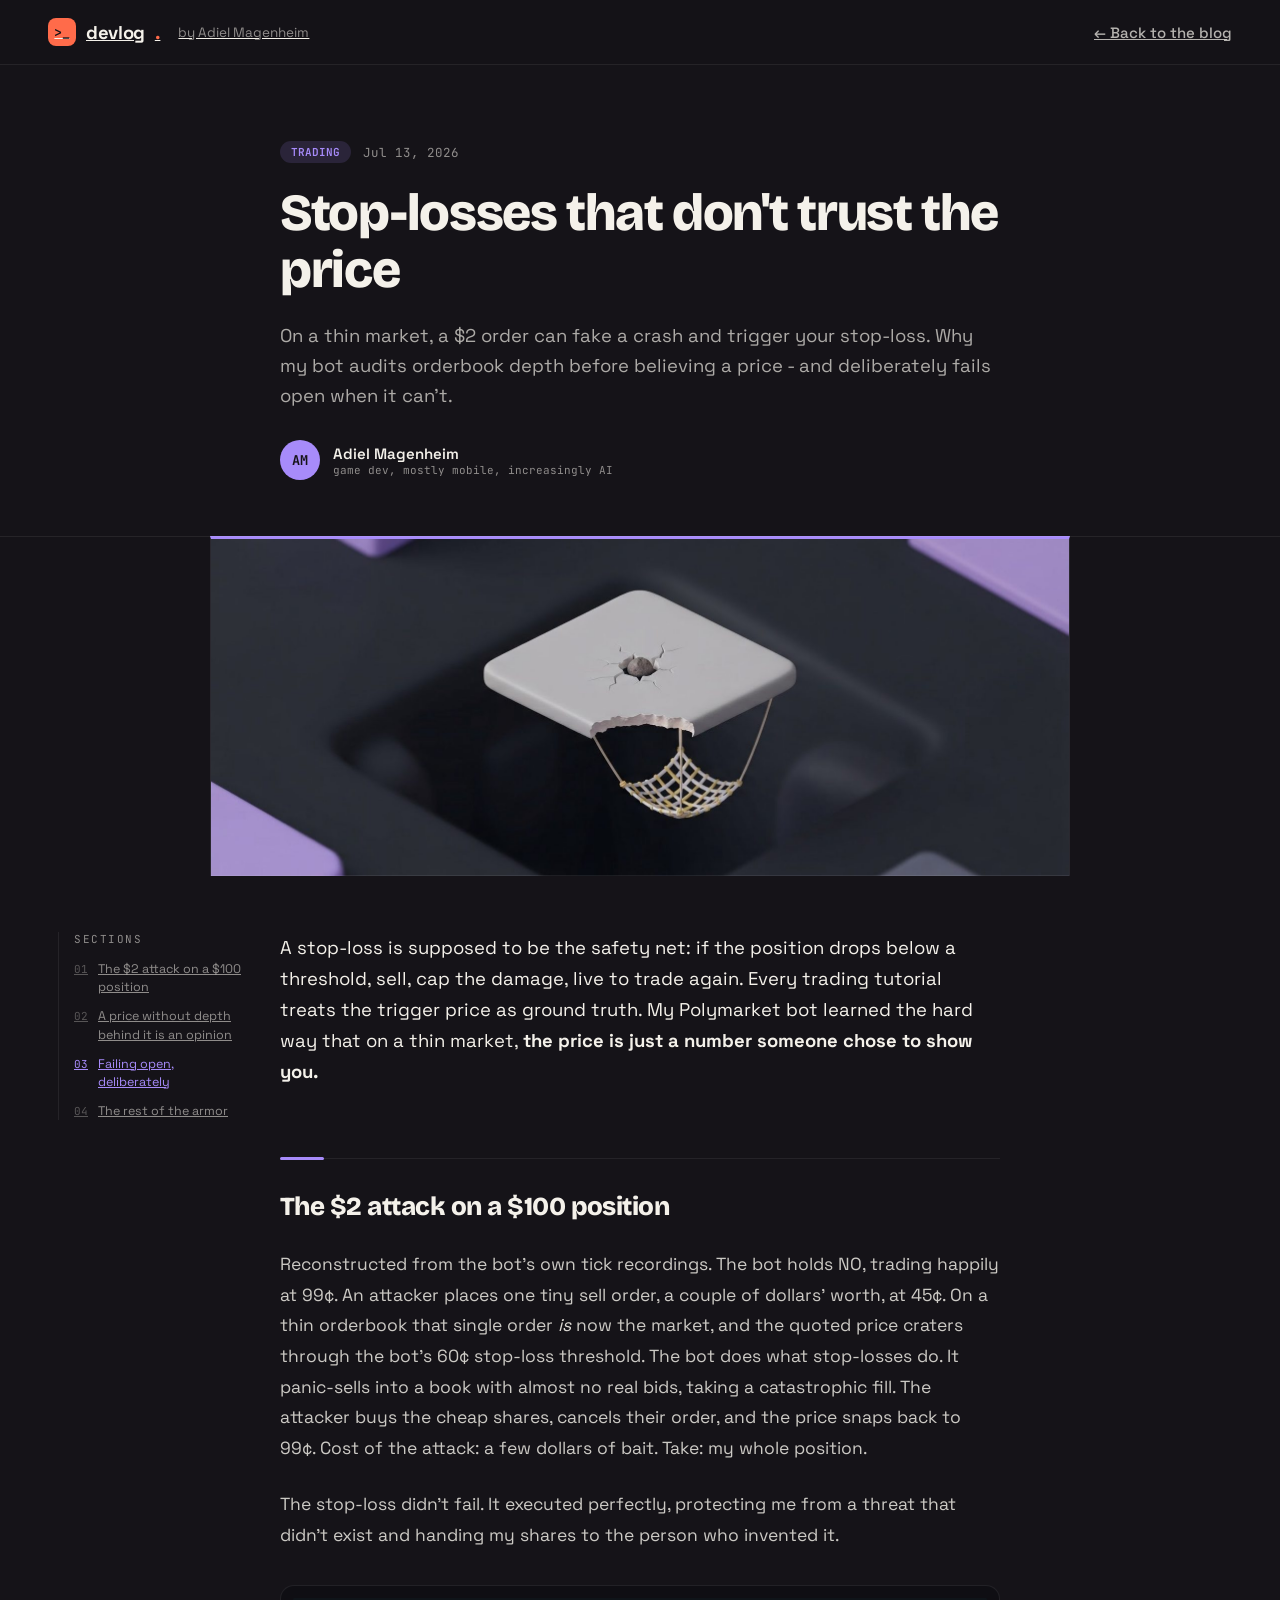
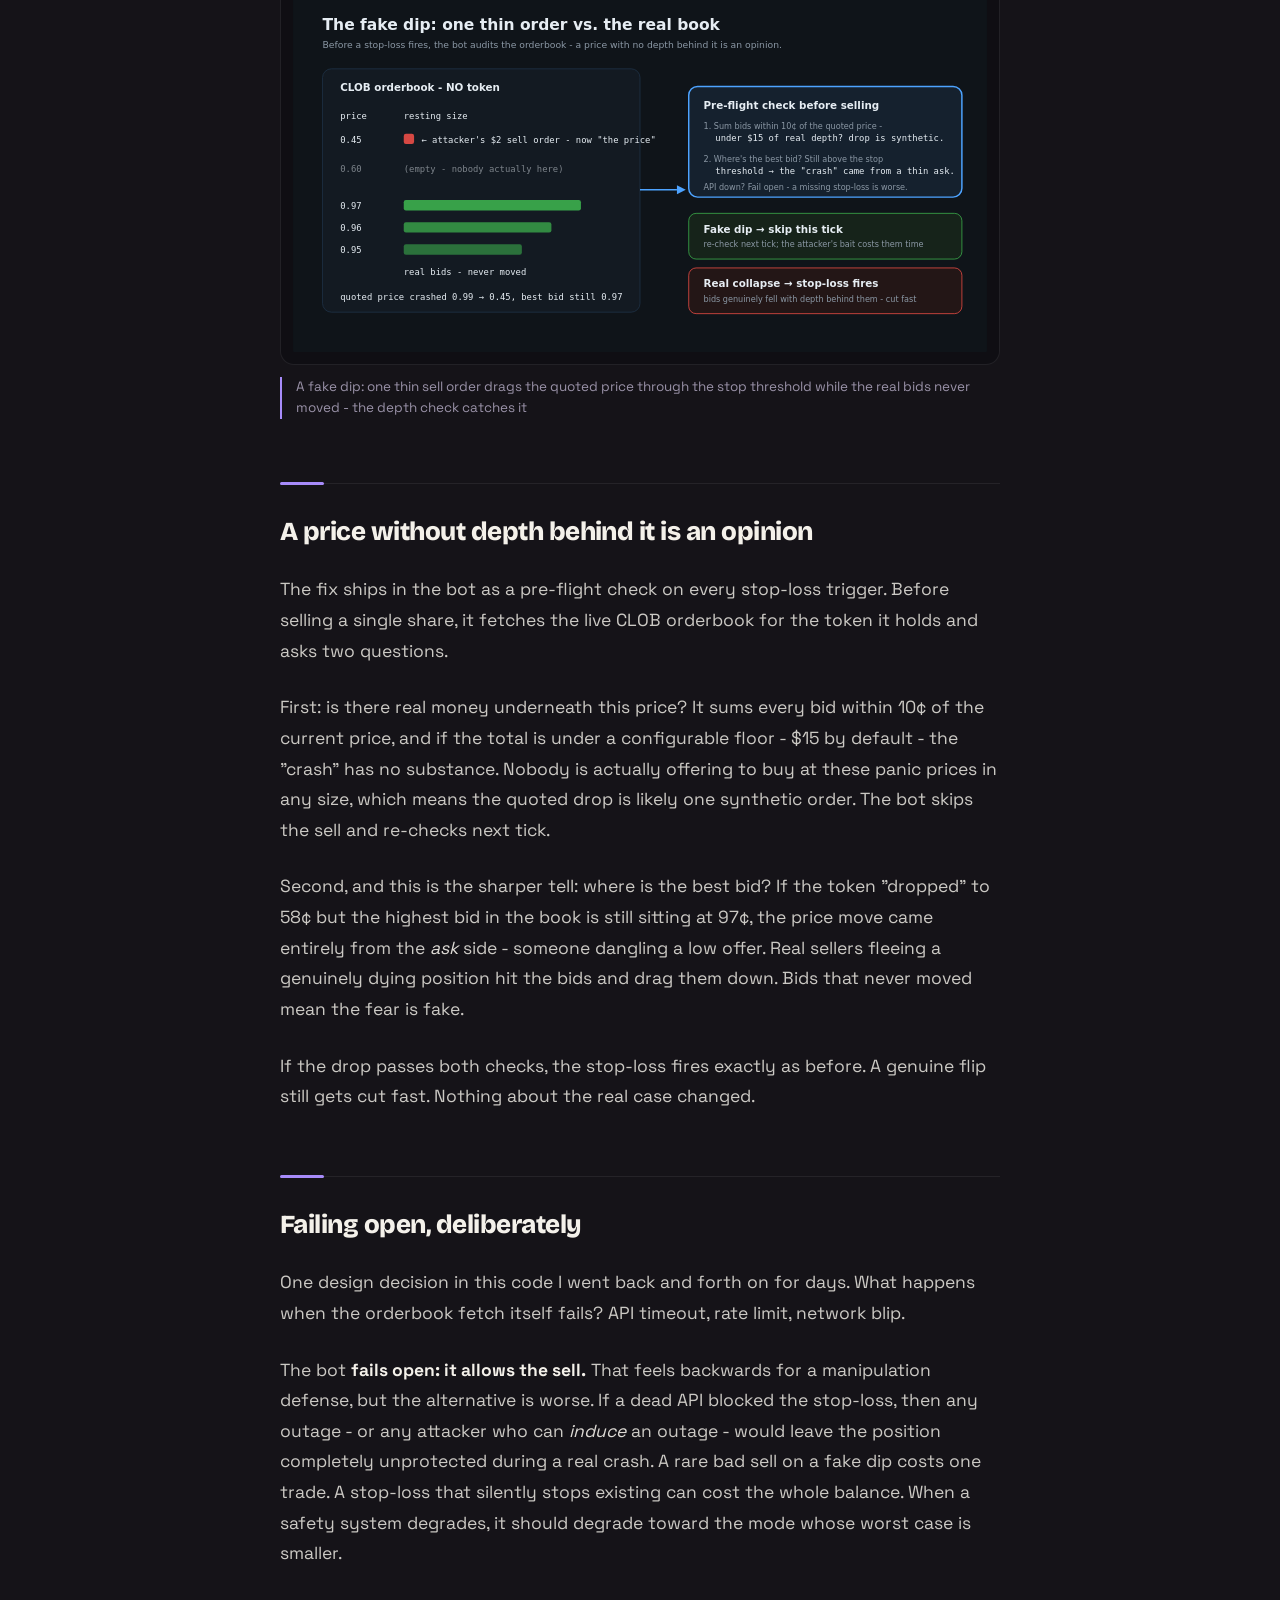
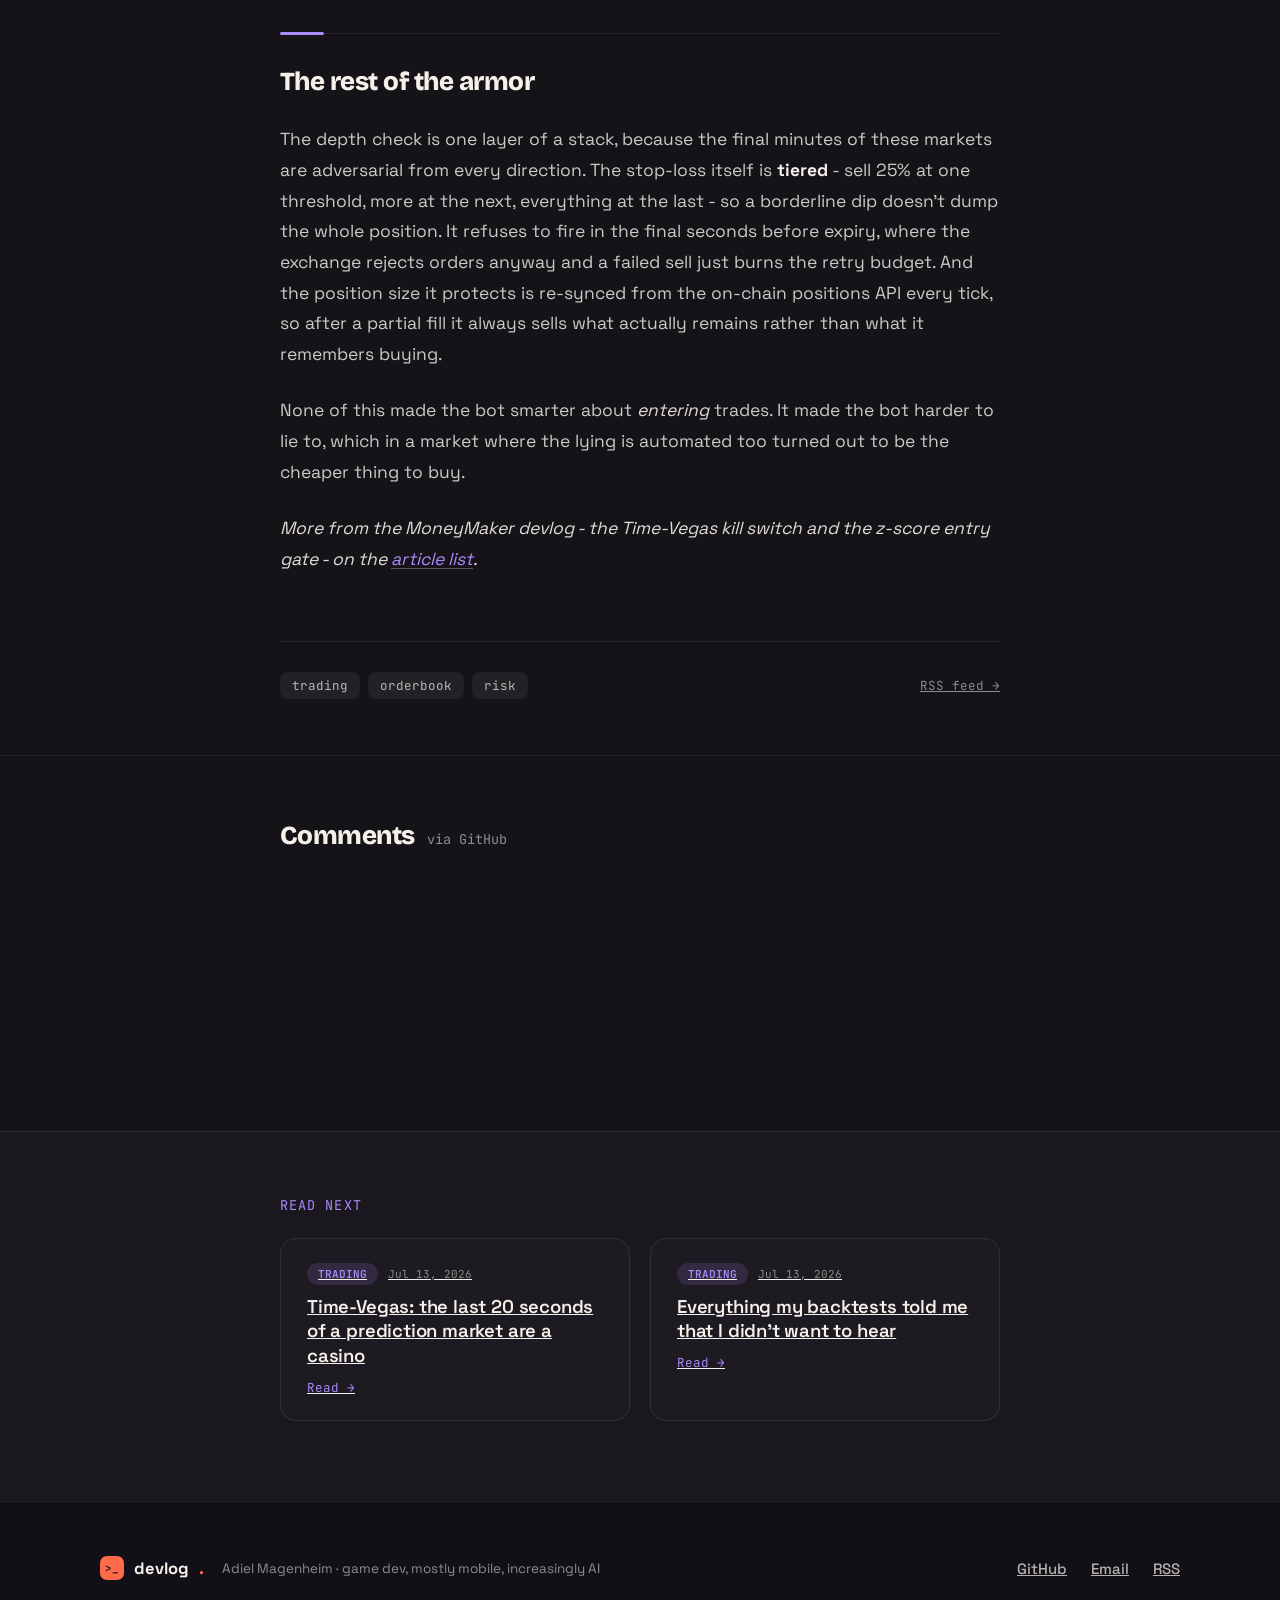
<file: posts/stop-loss-depth-check.html>
<!DOCTYPE html>
<!-- --accent is the post's tag colour; it drives rules, links, captions and the
     focus ring across the page, and it has to be here rather than set by JS so
     the page reads right before (and without) scripts. -->
<html lang="en" style="--accent:#a78bfa">
<head>
  <meta charset="utf-8">
  <meta name="viewport" content="width=device-width, initial-scale=1">
  <base href="../">
  <title>Stop-losses that don't trust the price - devlog.</title>
  <meta name="description" content="On a thin market, a $2 order can fake a crash and trigger your stop-loss. Why my bot audits orderbook depth before believing a price - and deliberately fails open when it can’t.">
  <link rel="canonical" href="https://adielmag.github.io/posts/stop-loss-depth-check.html">
  <link rel="alternate" type="application/rss+xml" title="devlog. - Adiel Magenheim" href="https://adielmag.github.io/feed.xml">
  <link rel="icon" type="image/svg+xml" href="assets/favicon.svg">
  <meta name="theme-color" content="#151318">
  <meta property="og:type" content="article">
  <meta property="og:url" content="https://adielmag.github.io/posts/stop-loss-depth-check.html">
  <meta property="og:site_name" content="devlog. - Adiel Magenheim">
  <meta property="og:title" content="Stop-losses that don't trust the price">
  <meta property="og:description" content="On a thin market, a $2 order can fake a crash and trigger your stop-loss. Why my bot audits orderbook depth before believing a price - and deliberately fails open when it can’t.">
  <meta property="og:image" content="https://adielmag.github.io/assets/img/og-card.jpg">
  <meta property="article:published_time" content="2026-07-13">
  <meta property="article:author" content="Adiel Magenheim">
  <meta name="twitter:card" content="summary_large_image">
  <meta name="twitter:title" content="Stop-losses that don't trust the price">
  <meta name="twitter:description" content="On a thin market, a $2 order can fake a crash and trigger your stop-loss. Why my bot audits orderbook depth before believing a price - and deliberately fails open when it can’t.">
  <meta name="twitter:image" content="https://adielmag.github.io/assets/img/og-card.jpg">
  <link rel="preconnect" href="https://fonts.googleapis.com">
  <link rel="preconnect" href="https://fonts.gstatic.com" crossorigin>
  <link href="https://fonts.googleapis.com/css2?family=Bricolage+Grotesque:opsz,wght@12..96,600..800&family=Space+Grotesk:wght@400;500;600;700&family=JetBrains+Mono:wght@400;500;600&display=swap" rel="stylesheet">
  <link rel="stylesheet" href="assets/css/styles.css">
</head>
<body data-slug="stop-loss-depth-check">

<div class="read-progress" id="readProgress" aria-hidden="true"></div>
<nav class="nav">
  <a href="index.html" class="brand">
    <span class="brand-mark">&gt;_</span>
    devlog<span class="brand-dot">.</span>
    <span class="brand-by">by Adiel Magenheim</span>
  </a>
  <a href="index.html#articles" class="nav-back">← Back to the blog</a>
</nav>

<header class="art-header">
  <div class="art-header-inner">
    <div class="art-meta">
      <span class="tag-cat" id="aTag" style="background:rgba(167,139,250,0.14);color:#a78bfa">TRADING</span>
      <span class="art-meta-time" id="aMeta">Jul 13, 2026 · 4 min read</span>
    </div>
    <h1 class="art-title" id="aTitle">Stop-losses that don't trust the price</h1>
    <p class="art-sub" id="aSub">On a thin market, a $2 order can fake a crash and trigger your stop-loss. Why my bot audits orderbook depth before believing a price - and deliberately fails open when it can’t.</p>
    <div class="art-byline">
      <span class="art-avatar">AM</span>
      <div>
        <div class="art-author">Adiel Magenheim</div>
        <div class="art-role">game dev, mostly mobile, increasingly AI</div>
      </div>
    </div>
  </div>
</header>

<div class="art-hero-wrap">
  <div class="art-hero" id="aHero" style="background-image:url('assets/img/splash-stop-loss-depth-check.jpg')"></div>
</div>

<article class="art-body-wrap">
  <nav class="art-toc" aria-label="Sections">
    <div class="art-toc-inner">
      <div class="art-toc-head">Sections</div>
      <ol class="art-toc-list">
        <li><a href="#sec-the-2-attack-on-a-100-position"><span class="art-toc-n">01</span>The $2 attack on a $100 position</a></li>
        <li><a href="#sec-a-price-without-depth-behind-it-is-an-opinion"><span class="art-toc-n">02</span>A price without depth behind it is an opinion</a></li>
        <li><a href="#sec-failing-open-deliberately"><span class="art-toc-n">03</span>Failing open, deliberately</a></li>
        <li><a href="#sec-the-rest-of-the-armor"><span class="art-toc-n">04</span>The rest of the armor</a></li>
      </ol>
    </div>
  </nav>
  <div class="art-body-inner">
    <div id="aContent"><div class="a-body"><p>A stop-loss is supposed to be the safety net: if the position drops below a threshold, sell, cap the damage, live to trade again. Every trading tutorial treats the trigger price as ground truth. My Polymarket bot learned the hard way that on a thin market, <strong>the price is just a number someone chose to show you.</strong></p><h2 id="sec-the-2-attack-on-a-100-position">The $2 attack on a $100 position</h2><p>Reconstructed from the bot's own tick recordings. The bot holds NO, trading happily at 99¢. An attacker places one tiny sell order, a couple of dollars' worth, at 45¢. On a thin orderbook that single order <em>is</em> now the market, and the quoted price craters through the bot's 60¢ stop-loss threshold. The bot does what stop-losses do. It panic-sells into a book with almost no real bids, taking a catastrophic fill. The attacker buys the cheap shares, cancels their order, and the price snaps back to 99¢. Cost of the attack: a few dollars of bait. Take: my whole position.</p><p>The stop-loss didn't fail. It executed perfectly, protecting me from a threat that didn't exist and handing my shares to the person who invented it.</p><figure class="a-figure"><img src="assets/img/stoploss-depth.svg" alt="A fake dip: one thin sell order drags the quoted price through the stop threshold while the real bids never moved - the depth check catches it"><figcaption class="a-figcap">A fake dip: one thin sell order drags the quoted price through the stop threshold while the real bids never moved - the depth check catches it</figcaption></figure><h2 id="sec-a-price-without-depth-behind-it-is-an-opinion">A price without depth behind it is an opinion</h2><p>The fix ships in the bot as a pre-flight check on every stop-loss trigger. Before selling a single share, it fetches the live CLOB orderbook for the token it holds and asks two questions.</p><p>First: is there real money underneath this price? It sums every bid within 10¢ of the current price, and if the total is under a configurable floor - $15 by default - the "crash" has no substance. Nobody is actually offering to buy at these panic prices in any size, which means the quoted drop is likely one synthetic order. The bot skips the sell and re-checks next tick.</p><p>Second, and this is the sharper tell: where is the best bid? If the token "dropped" to 58¢ but the highest bid in the book is still sitting at 97¢, the price move came entirely from the <em>ask</em> side - someone dangling a low offer. Real sellers fleeing a genuinely dying position hit the bids and drag them down. Bids that never moved mean the fear is fake.</p><p>If the drop passes both checks, the stop-loss fires exactly as before. A genuine flip still gets cut fast. Nothing about the real case changed.</p><h2 id="sec-failing-open-deliberately">Failing open, deliberately</h2><p>One design decision in this code I went back and forth on for days. What happens when the orderbook fetch itself fails? API timeout, rate limit, network blip.</p><p>The bot <strong>fails open: it allows the sell.</strong> That feels backwards for a manipulation defense, but the alternative is worse. If a dead API blocked the stop-loss, then any outage - or any attacker who can <em>induce</em> an outage - would leave the position completely unprotected during a real crash. A rare bad sell on a fake dip costs one trade. A stop-loss that silently stops existing can cost the whole balance. When a safety system degrades, it should degrade toward the mode whose worst case is smaller.</p><h2 id="sec-the-rest-of-the-armor">The rest of the armor</h2><p>The depth check is one layer of a stack, because the final minutes of these markets are adversarial from every direction. The stop-loss itself is <strong>tiered</strong> - sell 25% at one threshold, more at the next, everything at the last - so a borderline dip doesn't dump the whole position. It refuses to fire in the final seconds before expiry, where the exchange rejects orders anyway and a failed sell just burns the retry budget. And the position size it protects is re-synced from the on-chain positions API every tick, so after a partial fill it always sells what actually remains rather than what it remembers buying.</p><p>None of this made the bot smarter about <em>entering</em> trades. It made the bot harder to lie to, which in a market where the lying is automated too turned out to be the cheaper thing to buy.</p><p><em>More from the MoneyMaker devlog - the Time-Vegas kill switch and the z-score entry gate - on the <a href="index.html#articles">article list</a>.</em></p></div></div>
  </div>
</article>

<div class="art-foot">
  <div class="art-foot-inner">
    <div class="art-tags" id="aTags"></div>
    <a class="art-share" href="feed.xml" target="_blank" rel="noopener">RSS feed →</a>
  </div>
</div>

<section class="comments">
  <div class="comments-inner">
    <div class="comments-head">
      <h2>Comments</h2>
      <span class="comments-note">via GitHub</span>
    </div>
    <div id="aComments"></div>
  </div>
</section>

<section class="readnext">
  <div class="readnext-inner">
    <div class="readnext-eyebrow">READ NEXT</div>
    <div class="readnext-grid" id="aReadNext"></div>
  </div>
</section>

<footer class="footer">
  <div class="footer-inner">
    <div class="footer-brand">
      <span class="footer-mark">&gt;_</span>
      devlog<span class="brand-dot">.</span>
      <span class="footer-tagline">Adiel Magenheim · game dev, mostly mobile, increasingly AI</span>
    </div>
    <div class="footer-links">
      <a href="https://github.com/AdielMag" target="_blank" rel="noopener">GitHub</a>
      <a href="mailto:adiel12430@gmail.com">Email</a>
      <a href="feed.xml">RSS</a>
    </div>
  </div>
</footer>

<script src="assets/js/articles.js"></script>
<script src="assets/js/markdown.js"></script>
<script src="assets/js/article.js"></script>
</body>
</html>
</file>
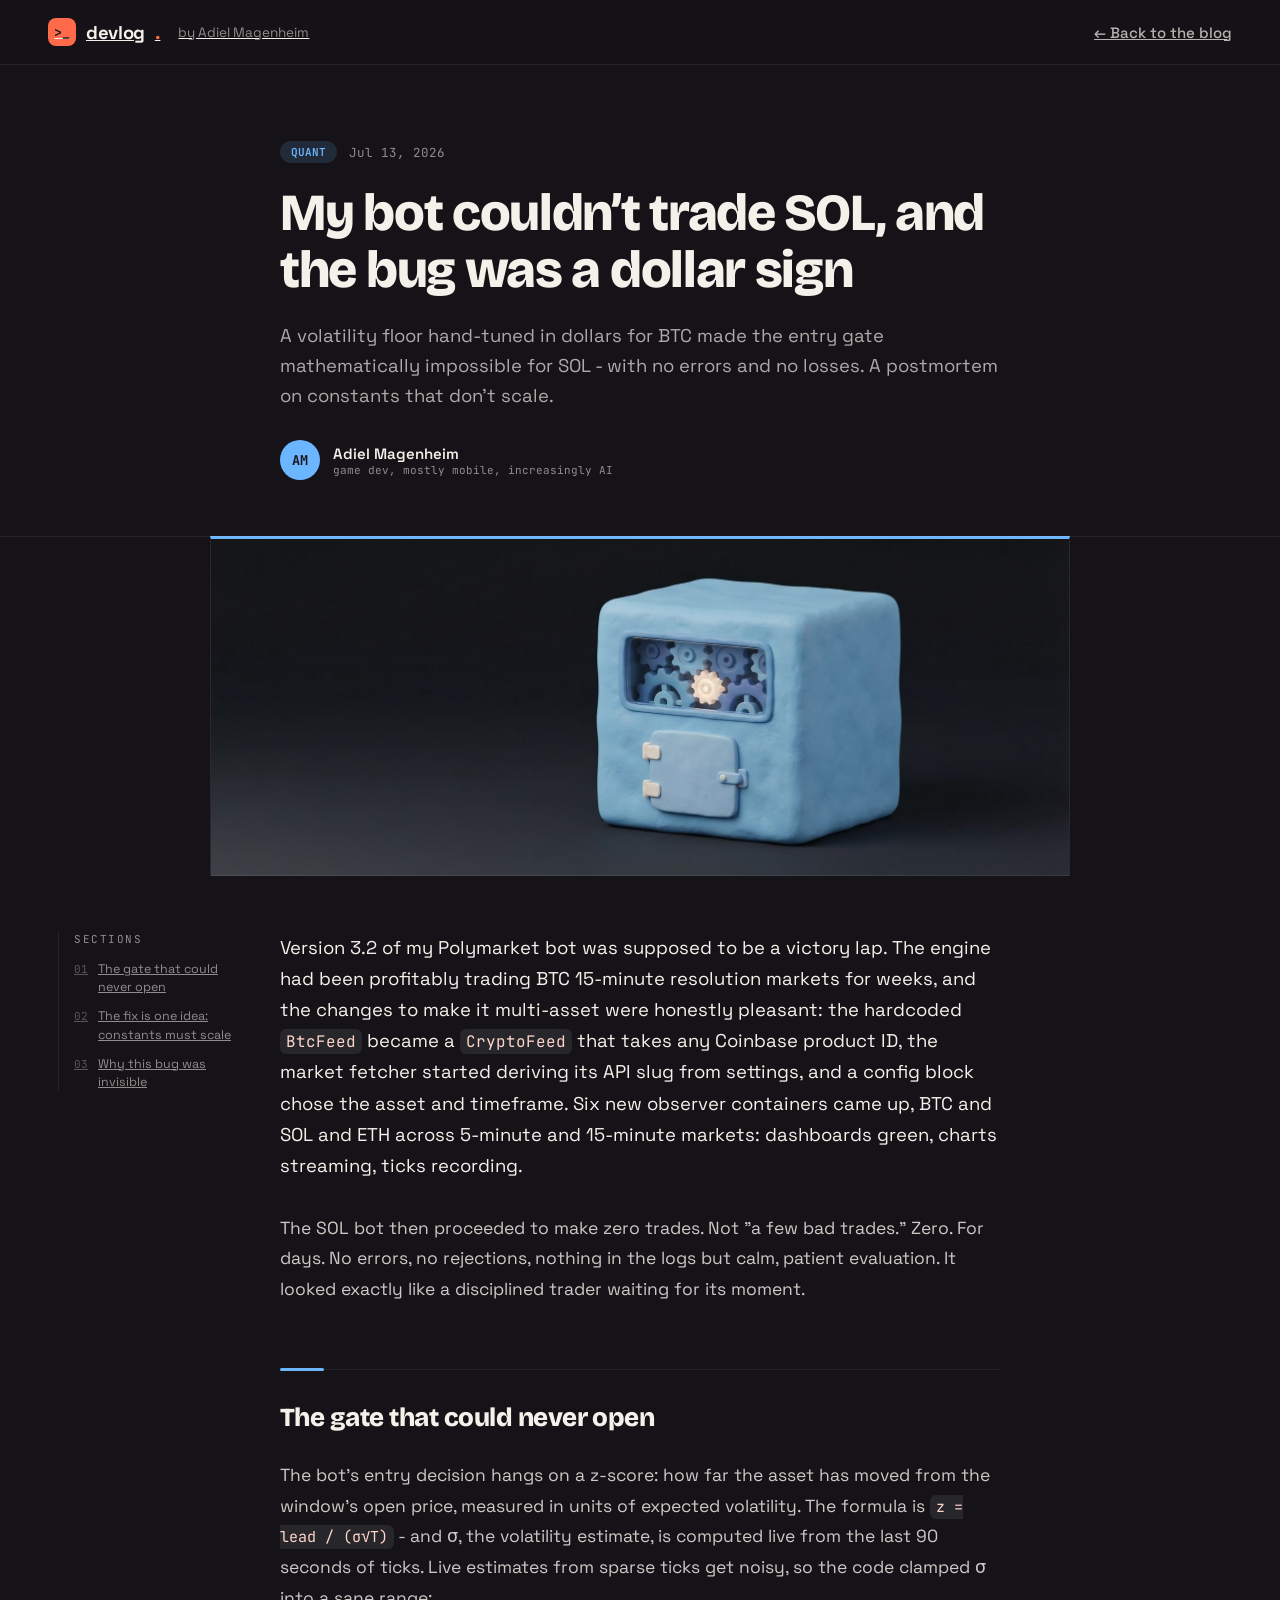
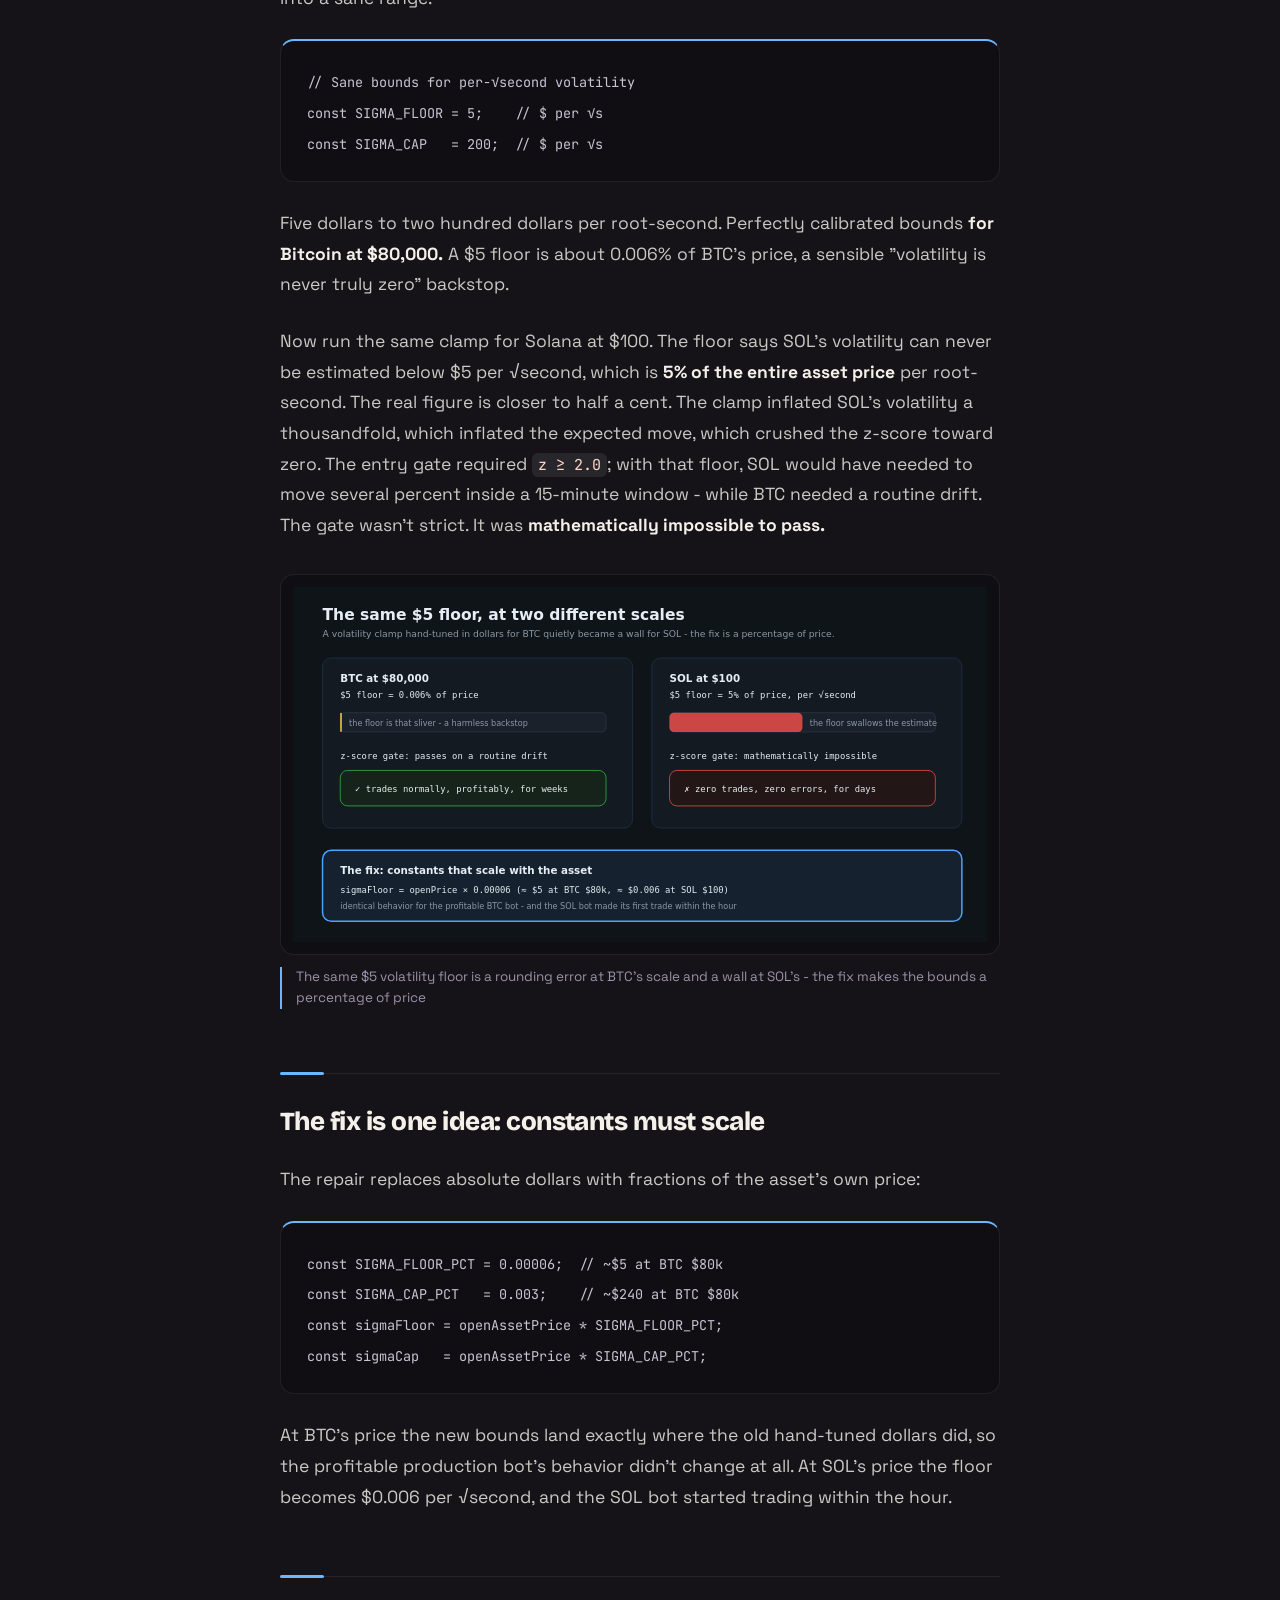
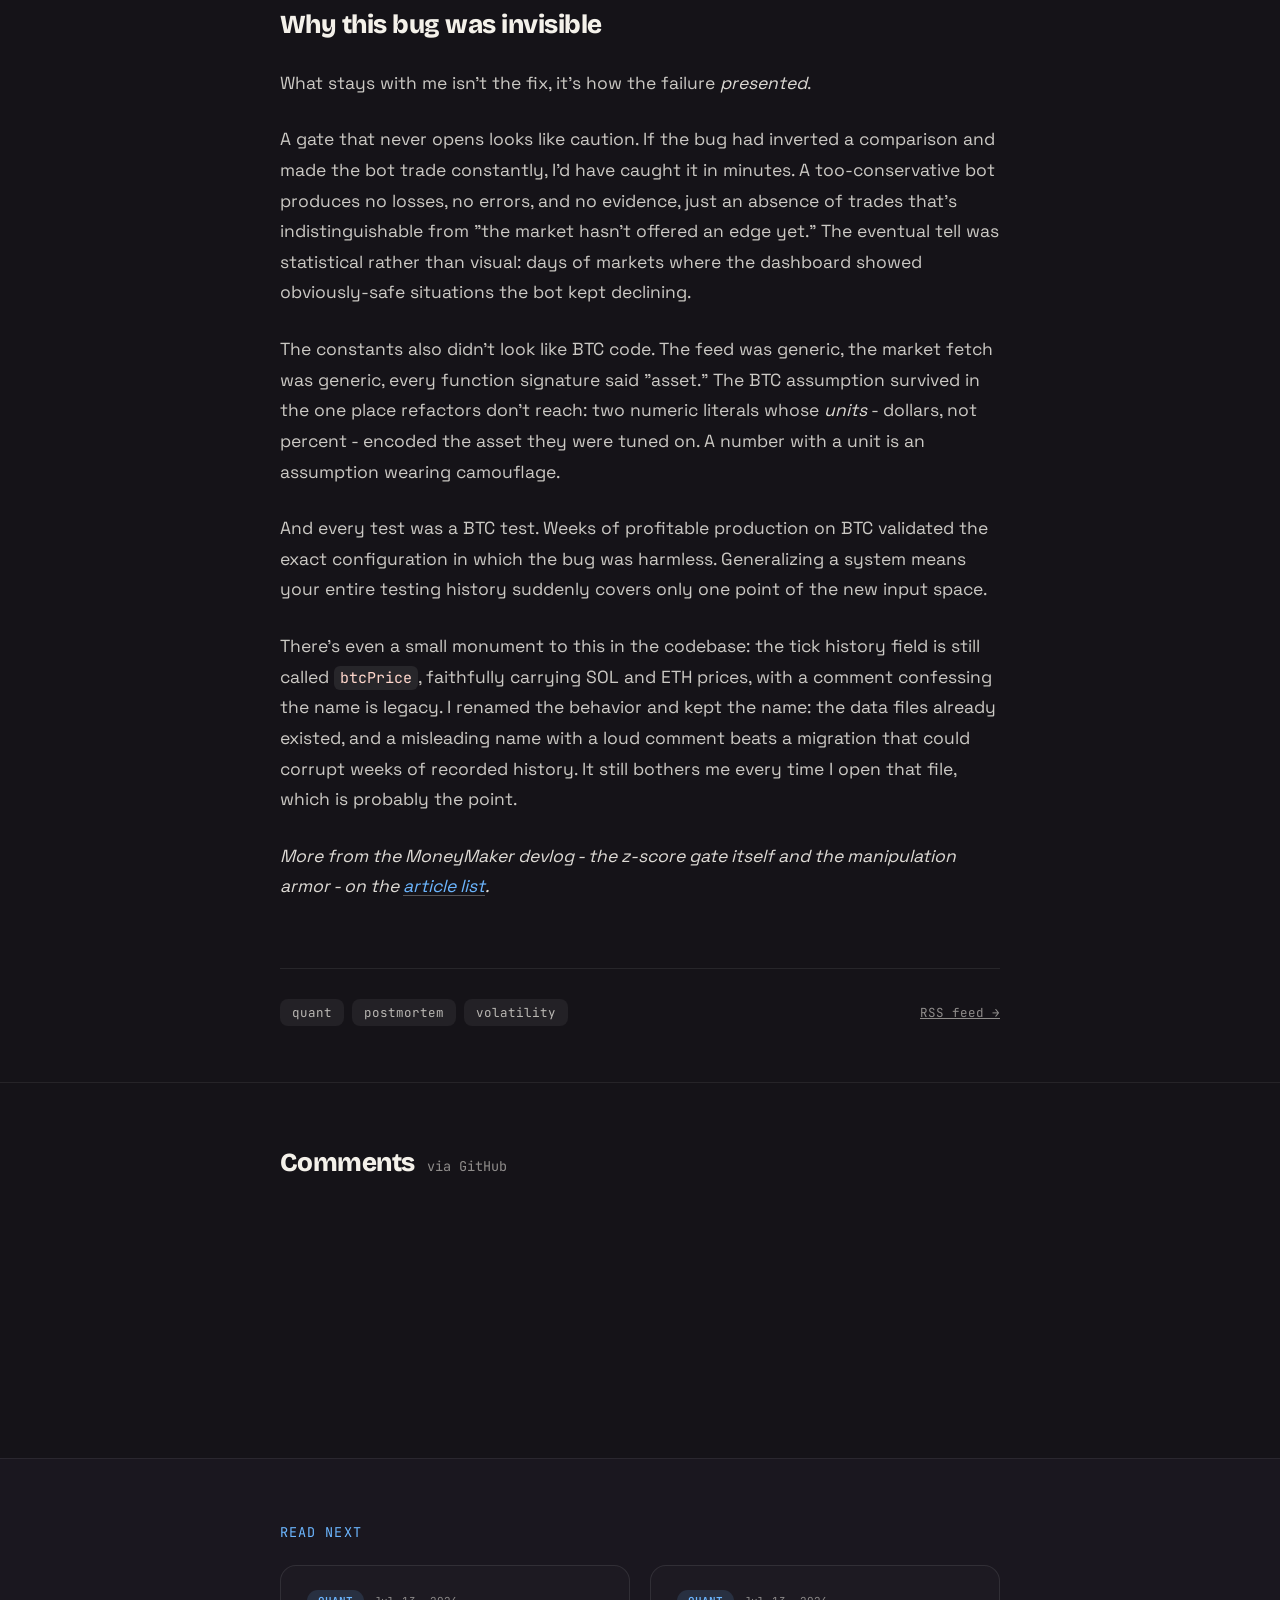
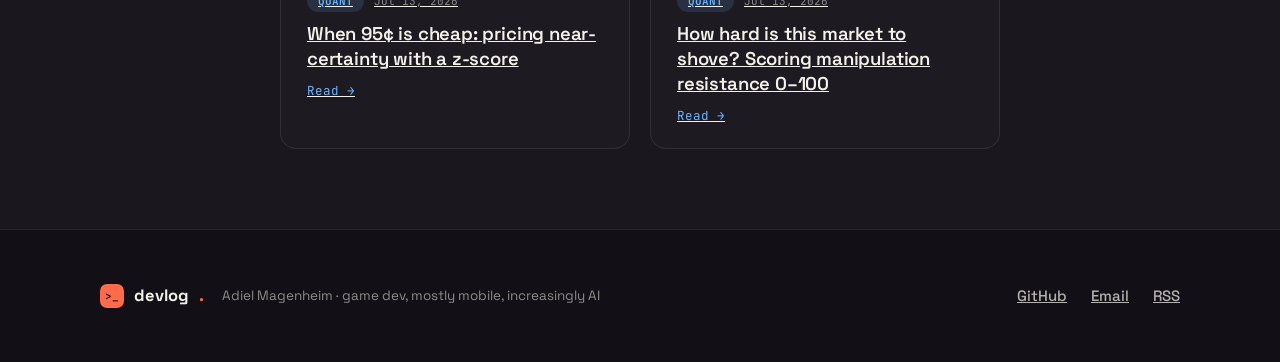
<file: posts/the-bug-was-a-dollar-sign.html>
<!DOCTYPE html>
<!-- --accent is the post's tag colour; it drives rules, links, captions and the
     focus ring across the page, and it has to be here rather than set by JS so
     the page reads right before (and without) scripts. -->
<html lang="en" style="--accent:#6cb6ff">
<head>
  <meta charset="utf-8">
  <meta name="viewport" content="width=device-width, initial-scale=1">
  <base href="../">
  <title>My bot couldn’t trade SOL, and the bug was a dollar sign - devlog.</title>
  <meta name="description" content="A volatility floor hand-tuned in dollars for BTC made the entry gate mathematically impossible for SOL - with no errors and no losses. A postmortem on constants that don’t scale.">
  <link rel="canonical" href="https://adielmag.github.io/posts/the-bug-was-a-dollar-sign.html">
  <link rel="alternate" type="application/rss+xml" title="devlog. - Adiel Magenheim" href="https://adielmag.github.io/feed.xml">
  <link rel="icon" type="image/svg+xml" href="assets/favicon.svg">
  <meta name="theme-color" content="#151318">
  <meta property="og:type" content="article">
  <meta property="og:url" content="https://adielmag.github.io/posts/the-bug-was-a-dollar-sign.html">
  <meta property="og:site_name" content="devlog. - Adiel Magenheim">
  <meta property="og:title" content="My bot couldn’t trade SOL, and the bug was a dollar sign">
  <meta property="og:description" content="A volatility floor hand-tuned in dollars for BTC made the entry gate mathematically impossible for SOL - with no errors and no losses. A postmortem on constants that don’t scale.">
  <meta property="og:image" content="https://adielmag.github.io/assets/img/og-card.jpg">
  <meta property="article:published_time" content="2026-07-13">
  <meta property="article:author" content="Adiel Magenheim">
  <meta name="twitter:card" content="summary_large_image">
  <meta name="twitter:title" content="My bot couldn’t trade SOL, and the bug was a dollar sign">
  <meta name="twitter:description" content="A volatility floor hand-tuned in dollars for BTC made the entry gate mathematically impossible for SOL - with no errors and no losses. A postmortem on constants that don’t scale.">
  <meta name="twitter:image" content="https://adielmag.github.io/assets/img/og-card.jpg">
  <link rel="preconnect" href="https://fonts.googleapis.com">
  <link rel="preconnect" href="https://fonts.gstatic.com" crossorigin>
  <link href="https://fonts.googleapis.com/css2?family=Bricolage+Grotesque:opsz,wght@12..96,600..800&family=Space+Grotesk:wght@400;500;600;700&family=JetBrains+Mono:wght@400;500;600&display=swap" rel="stylesheet">
  <link rel="stylesheet" href="assets/css/styles.css">
</head>
<body data-slug="the-bug-was-a-dollar-sign">

<div class="read-progress" id="readProgress" aria-hidden="true"></div>
<nav class="nav">
  <a href="index.html" class="brand">
    <span class="brand-mark">&gt;_</span>
    devlog<span class="brand-dot">.</span>
    <span class="brand-by">by Adiel Magenheim</span>
  </a>
  <a href="index.html#articles" class="nav-back">← Back to the blog</a>
</nav>

<header class="art-header">
  <div class="art-header-inner">
    <div class="art-meta">
      <span class="tag-cat" id="aTag" style="background:rgba(108,182,255,0.14);color:#6cb6ff">QUANT</span>
      <span class="art-meta-time" id="aMeta">Jul 13, 2026 · 4 min read</span>
    </div>
    <h1 class="art-title" id="aTitle">My bot couldn’t trade SOL, and the bug was a dollar sign</h1>
    <p class="art-sub" id="aSub">A volatility floor hand-tuned in dollars for BTC made the entry gate mathematically impossible for SOL - with no errors and no losses. A postmortem on constants that don’t scale.</p>
    <div class="art-byline">
      <span class="art-avatar">AM</span>
      <div>
        <div class="art-author">Adiel Magenheim</div>
        <div class="art-role">game dev, mostly mobile, increasingly AI</div>
      </div>
    </div>
  </div>
</header>

<div class="art-hero-wrap">
  <div class="art-hero" id="aHero" style="background-image:url('assets/img/splash-the-bug-was-a-dollar-sign.jpg')"></div>
</div>

<article class="art-body-wrap">
  <nav class="art-toc" aria-label="Sections">
    <div class="art-toc-inner">
      <div class="art-toc-head">Sections</div>
      <ol class="art-toc-list">
        <li><a href="#sec-the-gate-that-could-never-open"><span class="art-toc-n">01</span>The gate that could never open</a></li>
        <li><a href="#sec-the-fix-is-one-idea-constants-must-scale"><span class="art-toc-n">02</span>The fix is one idea: constants must scale</a></li>
        <li><a href="#sec-why-this-bug-was-invisible"><span class="art-toc-n">03</span>Why this bug was invisible</a></li>
      </ol>
    </div>
  </nav>
  <div class="art-body-inner">
    <div id="aContent"><div class="a-body"><p>Version 3.2 of my Polymarket bot was supposed to be a victory lap. The engine had been profitably trading BTC 15-minute resolution markets for weeks, and the changes to make it multi-asset were honestly pleasant: the hardcoded <code>BtcFeed</code> became a <code>CryptoFeed</code> that takes any Coinbase product ID, the market fetcher started deriving its API slug from settings, and a config block chose the asset and timeframe. Six new observer containers came up, BTC and SOL and ETH across 5-minute and 15-minute markets: dashboards green, charts streaming, ticks recording.</p><p>The SOL bot then proceeded to make zero trades. Not "a few bad trades." Zero. For days. No errors, no rejections, nothing in the logs but calm, patient evaluation. It looked exactly like a disciplined trader waiting for its moment.</p><h2 id="sec-the-gate-that-could-never-open">The gate that could never open</h2><p>The bot's entry decision hangs on a z-score: how far the asset has moved from the window's open price, measured in units of expected volatility. The formula is <code>z = lead / (σ√T)</code> - and σ, the volatility estimate, is computed live from the last 90 seconds of ticks. Live estimates from sparse ticks get noisy, so the code clamped σ into a sane range:</p><pre><code>// Sane bounds for per-√second volatility
const SIGMA_FLOOR = 5;    // $ per √s
const SIGMA_CAP   = 200;  // $ per √s</code></pre><p>Five dollars to two hundred dollars per root-second. Perfectly calibrated bounds <strong>for Bitcoin at $80,000.</strong> A $5 floor is about 0.006% of BTC's price, a sensible "volatility is never truly zero" backstop.</p><p>Now run the same clamp for Solana at $100. The floor says SOL's volatility can never be estimated below $5 per √second, which is <strong>5% of the entire asset price</strong> per root-second. The real figure is closer to half a cent. The clamp inflated SOL's volatility a thousandfold, which inflated the expected move, which crushed the z-score toward zero. The entry gate required <code>z ≥ 2.0</code>; with that floor, SOL would have needed to move several percent inside a 15-minute window - while BTC needed a routine drift. The gate wasn't strict. It was <strong>mathematically impossible to pass.</strong></p><figure class="a-figure"><img src="assets/img/sigma-scale-bug.svg" alt="The same $5 volatility floor is a rounding error at BTC's scale and a wall at SOL's - the fix makes the bounds a percentage of price"><figcaption class="a-figcap">The same $5 volatility floor is a rounding error at BTC's scale and a wall at SOL's - the fix makes the bounds a percentage of price</figcaption></figure><h2 id="sec-the-fix-is-one-idea-constants-must-scale">The fix is one idea: constants must scale</h2><p>The repair replaces absolute dollars with fractions of the asset's own price:</p><pre><code>const SIGMA_FLOOR_PCT = 0.00006;  // ~$5 at BTC $80k
const SIGMA_CAP_PCT   = 0.003;    // ~$240 at BTC $80k
const sigmaFloor = openAssetPrice * SIGMA_FLOOR_PCT;
const sigmaCap   = openAssetPrice * SIGMA_CAP_PCT;</code></pre><p>At BTC's price the new bounds land exactly where the old hand-tuned dollars did, so the profitable production bot's behavior didn't change at all. At SOL's price the floor becomes $0.006 per √second, and the SOL bot started trading within the hour.</p><h2 id="sec-why-this-bug-was-invisible">Why this bug was invisible</h2><p>What stays with me isn't the fix, it's how the failure <em>presented</em>.</p><p>A gate that never opens looks like caution. If the bug had inverted a comparison and made the bot trade constantly, I'd have caught it in minutes. A too-conservative bot produces no losses, no errors, and no evidence, just an absence of trades that's indistinguishable from "the market hasn't offered an edge yet." The eventual tell was statistical rather than visual: days of markets where the dashboard showed obviously-safe situations the bot kept declining.</p><p>The constants also didn't look like BTC code. The feed was generic, the market fetch was generic, every function signature said "asset." The BTC assumption survived in the one place refactors don't reach: two numeric literals whose <em>units</em> - dollars, not percent - encoded the asset they were tuned on. A number with a unit is an assumption wearing camouflage.</p><p>And every test was a BTC test. Weeks of profitable production on BTC validated the exact configuration in which the bug was harmless. Generalizing a system means your entire testing history suddenly covers only one point of the new input space.</p><p>There's even a small monument to this in the codebase: the tick history field is still called <code>btcPrice</code>, faithfully carrying SOL and ETH prices, with a comment confessing the name is legacy. I renamed the behavior and kept the name: the data files already existed, and a misleading name with a loud comment beats a migration that could corrupt weeks of recorded history. It still bothers me every time I open that file, which is probably the point.</p><p><em>More from the MoneyMaker devlog - the z-score gate itself and the manipulation armor - on the <a href="index.html#articles">article list</a>.</em></p></div></div>
  </div>
</article>

<div class="art-foot">
  <div class="art-foot-inner">
    <div class="art-tags" id="aTags"></div>
    <a class="art-share" href="feed.xml" target="_blank" rel="noopener">RSS feed →</a>
  </div>
</div>

<section class="comments">
  <div class="comments-inner">
    <div class="comments-head">
      <h2>Comments</h2>
      <span class="comments-note">via GitHub</span>
    </div>
    <div id="aComments"></div>
  </div>
</section>

<section class="readnext">
  <div class="readnext-inner">
    <div class="readnext-eyebrow">READ NEXT</div>
    <div class="readnext-grid" id="aReadNext"></div>
  </div>
</section>

<footer class="footer">
  <div class="footer-inner">
    <div class="footer-brand">
      <span class="footer-mark">&gt;_</span>
      devlog<span class="brand-dot">.</span>
      <span class="footer-tagline">Adiel Magenheim · game dev, mostly mobile, increasingly AI</span>
    </div>
    <div class="footer-links">
      <a href="https://github.com/AdielMag" target="_blank" rel="noopener">GitHub</a>
      <a href="mailto:adiel12430@gmail.com">Email</a>
      <a href="feed.xml">RSS</a>
    </div>
  </div>
</footer>

<script src="assets/js/articles.js"></script>
<script src="assets/js/markdown.js"></script>
<script src="assets/js/article.js"></script>
</body>
</html>
</file>
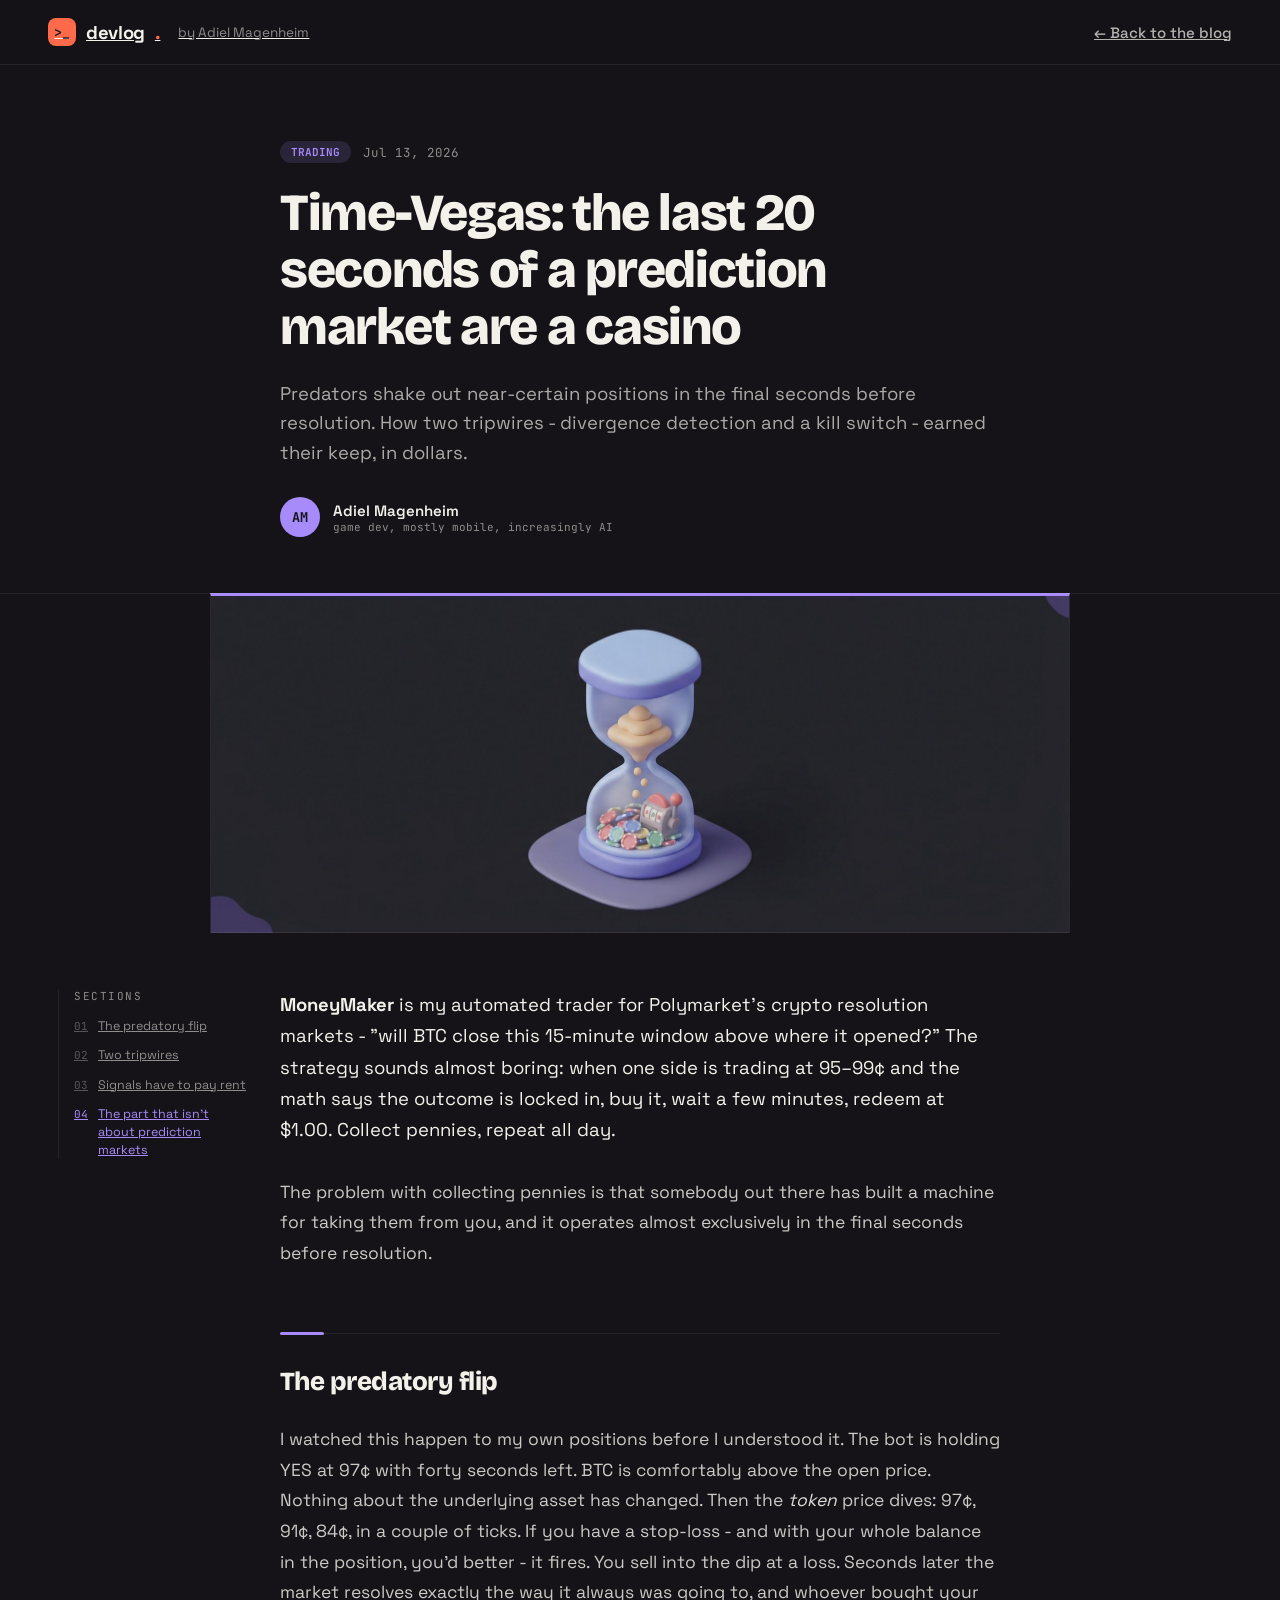
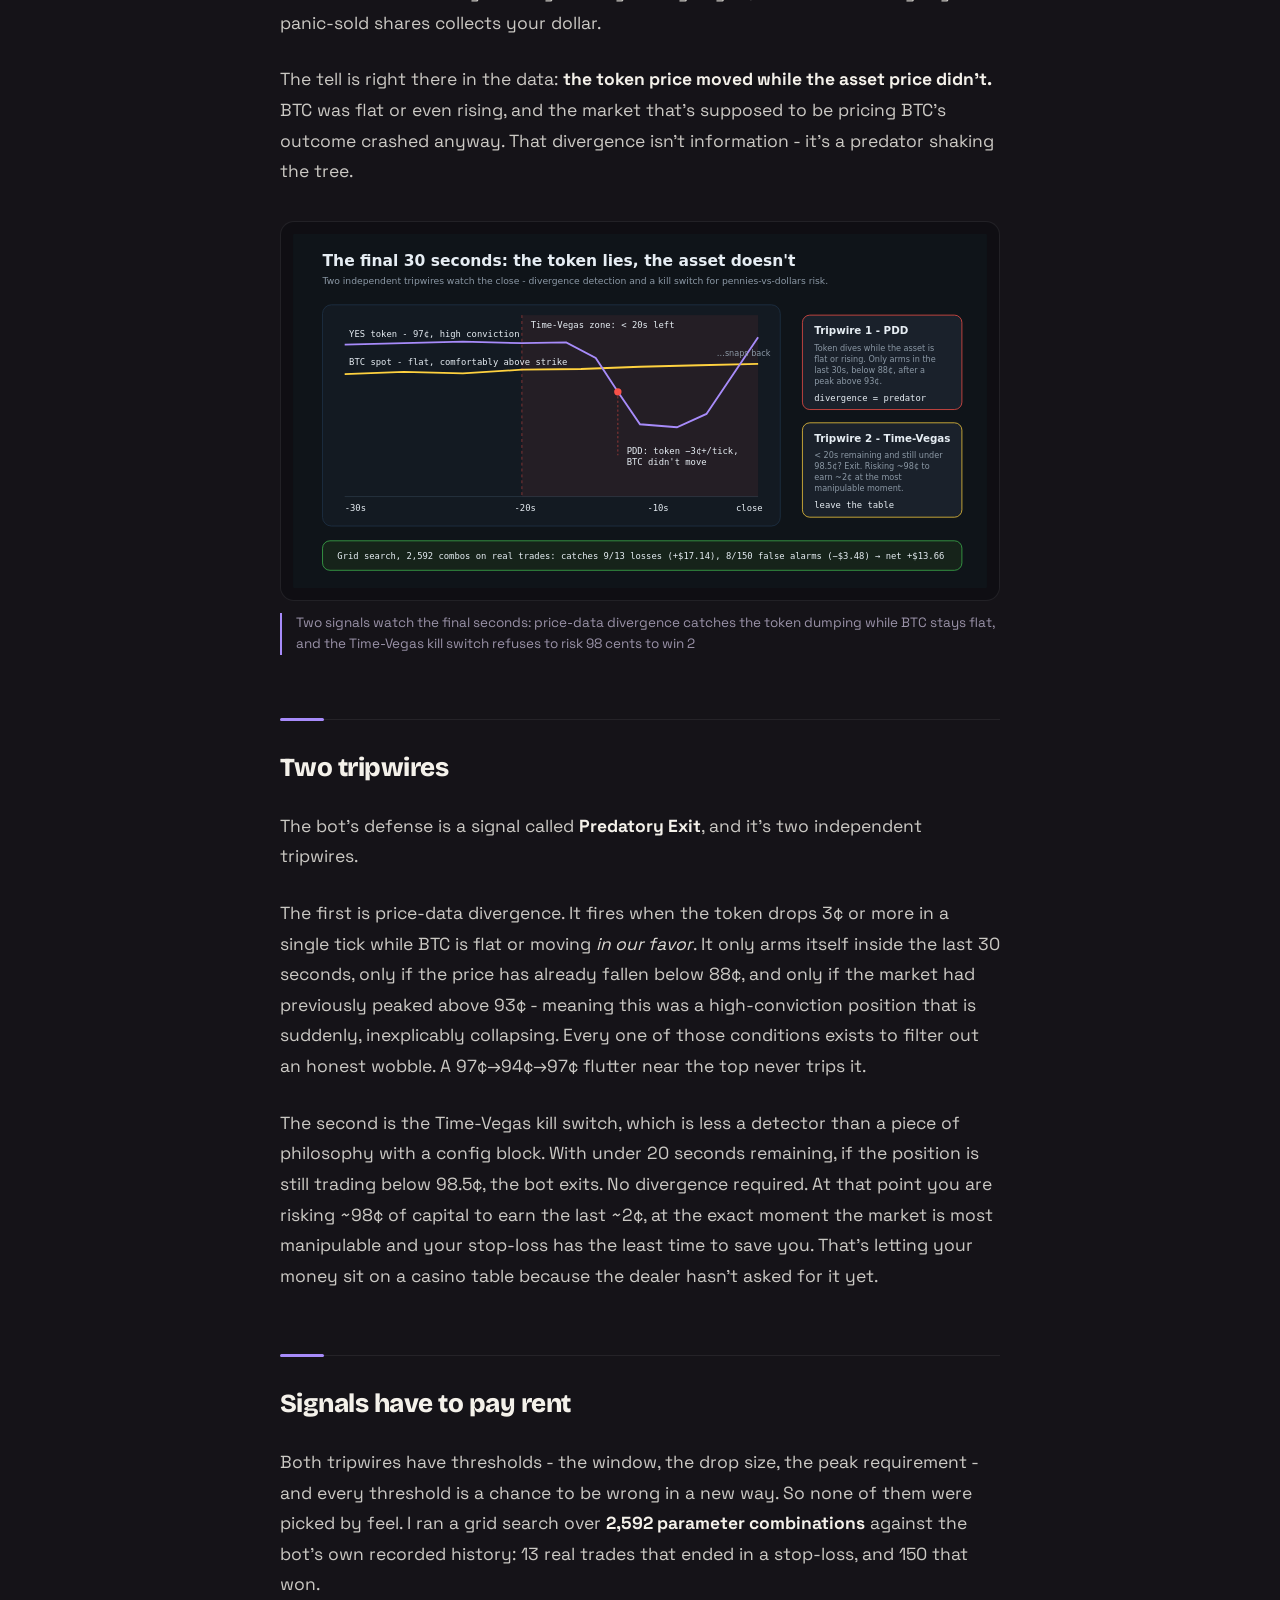
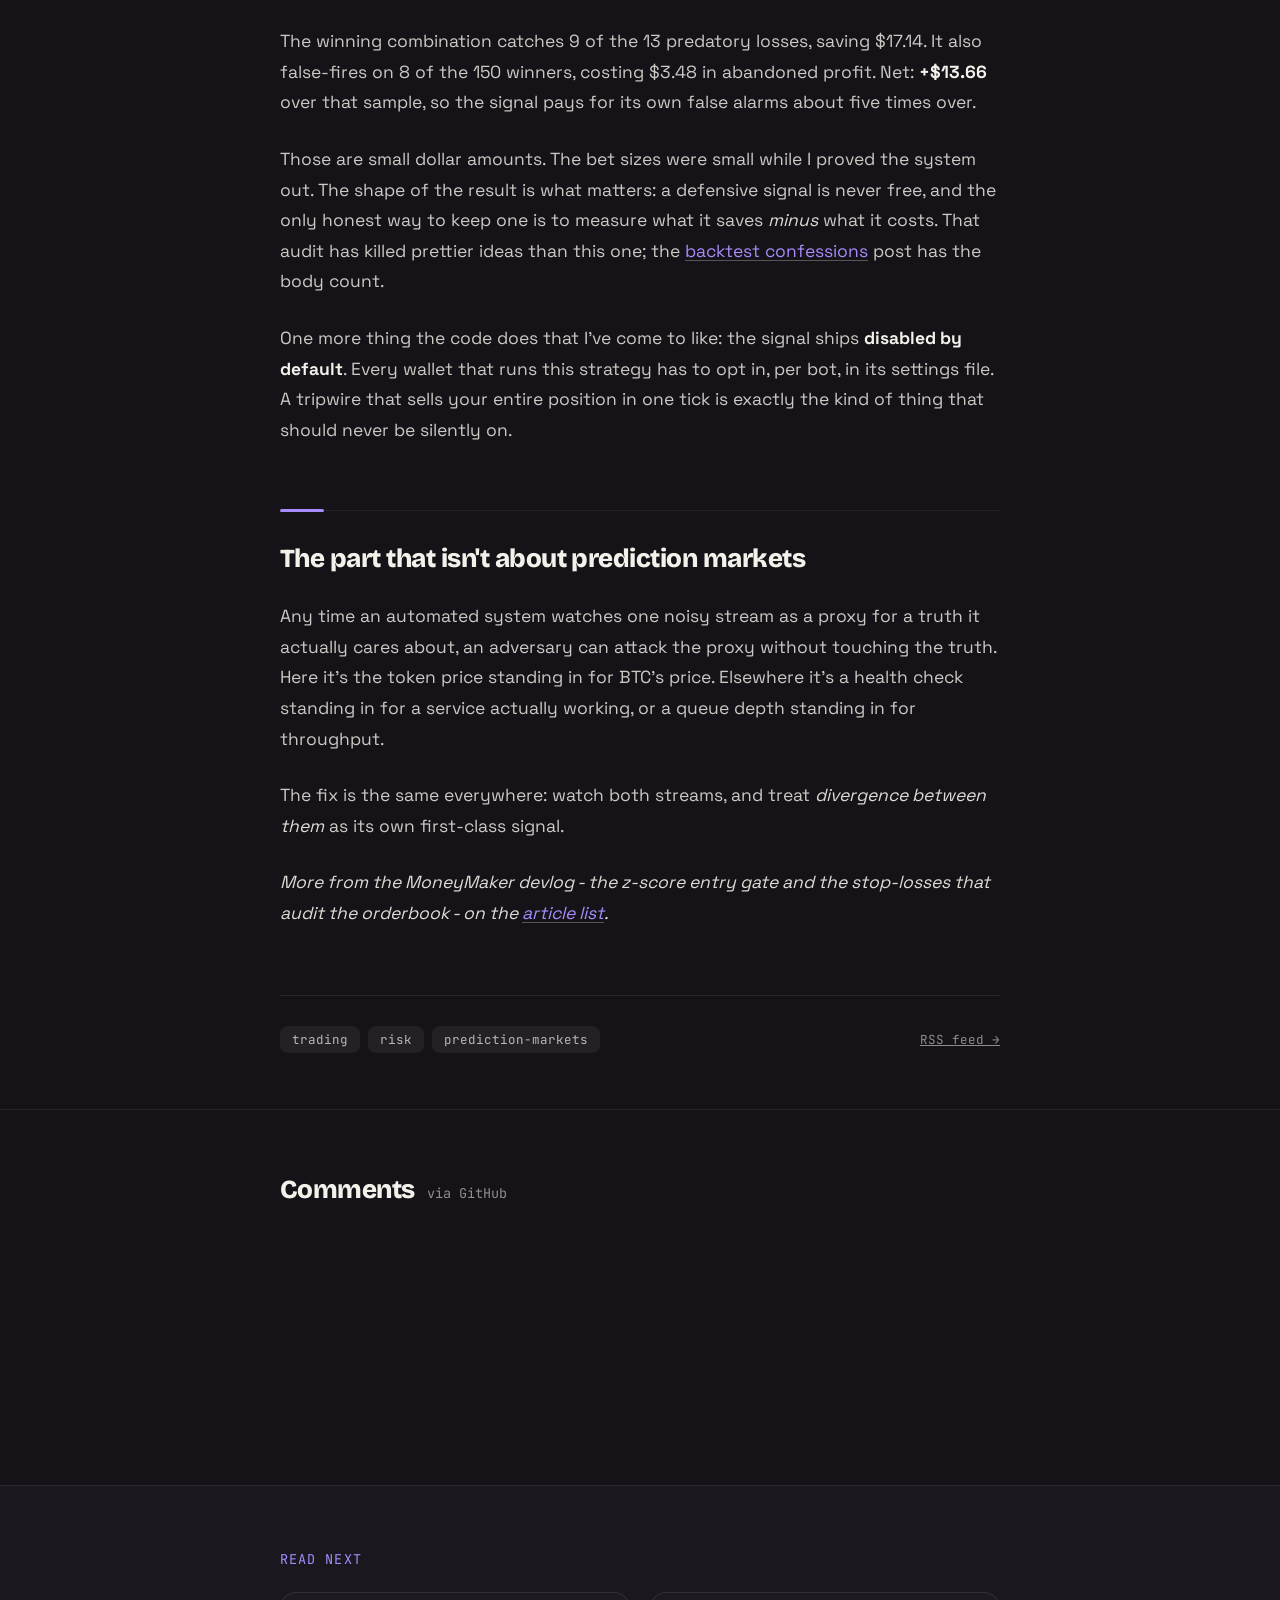
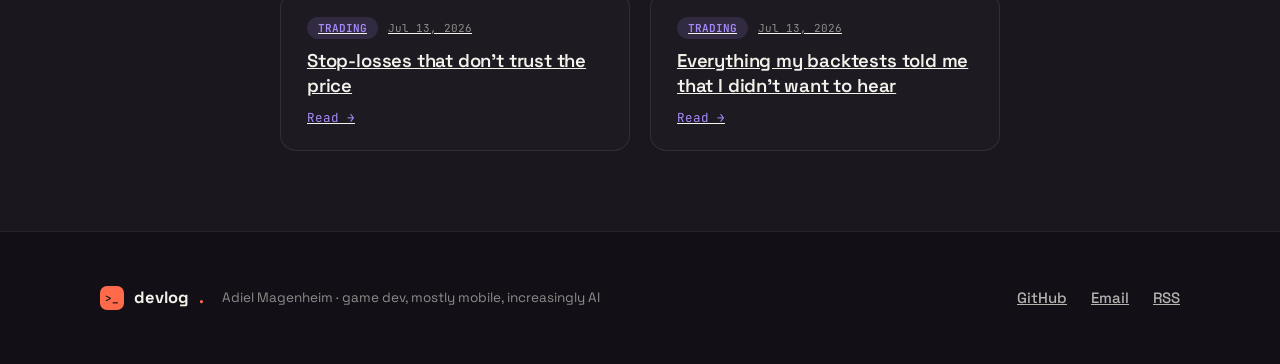
<file: posts/time-vegas.html>
<!DOCTYPE html>
<!-- --accent is the post's tag colour; it drives rules, links, captions and the
     focus ring across the page, and it has to be here rather than set by JS so
     the page reads right before (and without) scripts. -->
<html lang="en" style="--accent:#a78bfa">
<head>
  <meta charset="utf-8">
  <meta name="viewport" content="width=device-width, initial-scale=1">
  <base href="../">
  <title>Time-Vegas: the last 20 seconds of a prediction market are a casino - devlog.</title>
  <meta name="description" content="Predators shake out near-certain positions in the final seconds before resolution. How two tripwires - divergence detection and a kill switch - earned their keep, in dollars.">
  <link rel="canonical" href="https://adielmag.github.io/posts/time-vegas.html">
  <link rel="alternate" type="application/rss+xml" title="devlog. - Adiel Magenheim" href="https://adielmag.github.io/feed.xml">
  <link rel="icon" type="image/svg+xml" href="assets/favicon.svg">
  <meta name="theme-color" content="#151318">
  <meta property="og:type" content="article">
  <meta property="og:url" content="https://adielmag.github.io/posts/time-vegas.html">
  <meta property="og:site_name" content="devlog. - Adiel Magenheim">
  <meta property="og:title" content="Time-Vegas: the last 20 seconds of a prediction market are a casino">
  <meta property="og:description" content="Predators shake out near-certain positions in the final seconds before resolution. How two tripwires - divergence detection and a kill switch - earned their keep, in dollars.">
  <meta property="og:image" content="https://adielmag.github.io/assets/img/og-card.jpg">
  <meta property="article:published_time" content="2026-07-13">
  <meta property="article:author" content="Adiel Magenheim">
  <meta name="twitter:card" content="summary_large_image">
  <meta name="twitter:title" content="Time-Vegas: the last 20 seconds of a prediction market are a casino">
  <meta name="twitter:description" content="Predators shake out near-certain positions in the final seconds before resolution. How two tripwires - divergence detection and a kill switch - earned their keep, in dollars.">
  <meta name="twitter:image" content="https://adielmag.github.io/assets/img/og-card.jpg">
  <link rel="preconnect" href="https://fonts.googleapis.com">
  <link rel="preconnect" href="https://fonts.gstatic.com" crossorigin>
  <link href="https://fonts.googleapis.com/css2?family=Bricolage+Grotesque:opsz,wght@12..96,600..800&family=Space+Grotesk:wght@400;500;600;700&family=JetBrains+Mono:wght@400;500;600&display=swap" rel="stylesheet">
  <link rel="stylesheet" href="assets/css/styles.css">
</head>
<body data-slug="time-vegas">

<div class="read-progress" id="readProgress" aria-hidden="true"></div>
<nav class="nav">
  <a href="index.html" class="brand">
    <span class="brand-mark">&gt;_</span>
    devlog<span class="brand-dot">.</span>
    <span class="brand-by">by Adiel Magenheim</span>
  </a>
  <a href="index.html#articles" class="nav-back">← Back to the blog</a>
</nav>

<header class="art-header">
  <div class="art-header-inner">
    <div class="art-meta">
      <span class="tag-cat" id="aTag" style="background:rgba(167,139,250,0.14);color:#a78bfa">TRADING</span>
      <span class="art-meta-time" id="aMeta">Jul 13, 2026 · 4 min read</span>
    </div>
    <h1 class="art-title" id="aTitle">Time-Vegas: the last 20 seconds of a prediction market are a casino</h1>
    <p class="art-sub" id="aSub">Predators shake out near-certain positions in the final seconds before resolution. How two tripwires - divergence detection and a kill switch - earned their keep, in dollars.</p>
    <div class="art-byline">
      <span class="art-avatar">AM</span>
      <div>
        <div class="art-author">Adiel Magenheim</div>
        <div class="art-role">game dev, mostly mobile, increasingly AI</div>
      </div>
    </div>
  </div>
</header>

<div class="art-hero-wrap">
  <div class="art-hero" id="aHero" style="background-image:url('assets/img/splash-time-vegas.jpg')"></div>
</div>

<article class="art-body-wrap">
  <nav class="art-toc" aria-label="Sections">
    <div class="art-toc-inner">
      <div class="art-toc-head">Sections</div>
      <ol class="art-toc-list">
        <li><a href="#sec-the-predatory-flip"><span class="art-toc-n">01</span>The predatory flip</a></li>
        <li><a href="#sec-two-tripwires"><span class="art-toc-n">02</span>Two tripwires</a></li>
        <li><a href="#sec-signals-have-to-pay-rent"><span class="art-toc-n">03</span>Signals have to pay rent</a></li>
        <li><a href="#sec-the-part-that-isn-t-about-prediction-markets"><span class="art-toc-n">04</span>The part that isn't about prediction markets</a></li>
      </ol>
    </div>
  </nav>
  <div class="art-body-inner">
    <div id="aContent"><div class="a-body"><p><strong>MoneyMaker</strong> is my automated trader for Polymarket's crypto resolution markets - "will BTC close this 15-minute window above where it opened?" The strategy sounds almost boring: when one side is trading at 95–99¢ and the math says the outcome is locked in, buy it, wait a few minutes, redeem at $1.00. Collect pennies, repeat all day.</p><p>The problem with collecting pennies is that somebody out there has built a machine for taking them from you, and it operates almost exclusively in the final seconds before resolution.</p><h2 id="sec-the-predatory-flip">The predatory flip</h2><p>I watched this happen to my own positions before I understood it. The bot is holding YES at 97¢ with forty seconds left. BTC is comfortably above the open price. Nothing about the underlying asset has changed. Then the <em>token</em> price dives: 97¢, 91¢, 84¢, in a couple of ticks. If you have a stop-loss - and with your whole balance in the position, you'd better - it fires. You sell into the dip at a loss. Seconds later the market resolves exactly the way it always was going to, and whoever bought your panic-sold shares collects your dollar.</p><p>The tell is right there in the data: <strong>the token price moved while the asset price didn't.</strong> BTC was flat or even rising, and the market that's supposed to be pricing BTC's outcome crashed anyway. That divergence isn't information - it's a predator shaking the tree.</p><figure class="a-figure"><img src="assets/img/timevegas-signals.svg" alt="Two signals watch the final seconds: price-data divergence catches the token dumping while BTC stays flat, and the Time-Vegas kill switch refuses to risk 98 cents to win 2"><figcaption class="a-figcap">Two signals watch the final seconds: price-data divergence catches the token dumping while BTC stays flat, and the Time-Vegas kill switch refuses to risk 98 cents to win 2</figcaption></figure><h2 id="sec-two-tripwires">Two tripwires</h2><p>The bot's defense is a signal called <strong>Predatory Exit</strong>, and it's two independent tripwires.</p><p>The first is price-data divergence. It fires when the token drops 3¢ or more in a single tick while BTC is flat or moving <em>in our favor</em>. It only arms itself inside the last 30 seconds, only if the price has already fallen below 88¢, and only if the market had previously peaked above 93¢ - meaning this was a high-conviction position that is suddenly, inexplicably collapsing. Every one of those conditions exists to filter out an honest wobble. A 97¢→94¢→97¢ flutter near the top never trips it.</p><p>The second is the Time-Vegas kill switch, which is less a detector than a piece of philosophy with a config block. With under 20 seconds remaining, if the position is still trading below 98.5¢, the bot exits. No divergence required. At that point you are risking ~98¢ of capital to earn the last ~2¢, at the exact moment the market is most manipulable and your stop-loss has the least time to save you. That's letting your money sit on a casino table because the dealer hasn't asked for it yet.</p><h2 id="sec-signals-have-to-pay-rent">Signals have to pay rent</h2><p>Both tripwires have thresholds - the window, the drop size, the peak requirement - and every threshold is a chance to be wrong in a new way. So none of them were picked by feel. I ran a grid search over <strong>2,592 parameter combinations</strong> against the bot's own recorded history: 13 real trades that ended in a stop-loss, and 150 that won.</p><p>The winning combination catches 9 of the 13 predatory losses, saving $17.14. It also false-fires on 8 of the 150 winners, costing $3.48 in abandoned profit. Net: <strong>+$13.66</strong> over that sample, so the signal pays for its own false alarms about five times over.</p><p>Those are small dollar amounts. The bet sizes were small while I proved the system out. The shape of the result is what matters: a defensive signal is never free, and the only honest way to keep one is to measure what it saves <em>minus</em> what it costs. That audit has killed prettier ideas than this one; the <a href="index.html#articles">backtest confessions</a> post has the body count.</p><p>One more thing the code does that I've come to like: the signal ships <strong>disabled by default</strong>. Every wallet that runs this strategy has to opt in, per bot, in its settings file. A tripwire that sells your entire position in one tick is exactly the kind of thing that should never be silently on.</p><h2 id="sec-the-part-that-isn-t-about-prediction-markets">The part that isn't about prediction markets</h2><p>Any time an automated system watches one noisy stream as a proxy for a truth it actually cares about, an adversary can attack the proxy without touching the truth. Here it's the token price standing in for BTC's price. Elsewhere it's a health check standing in for a service actually working, or a queue depth standing in for throughput.</p><p>The fix is the same everywhere: watch both streams, and treat <em>divergence between them</em> as its own first-class signal.</p><p><em>More from the MoneyMaker devlog - the z-score entry gate and the stop-losses that audit the orderbook - on the <a href="index.html#articles">article list</a>.</em></p></div></div>
  </div>
</article>

<div class="art-foot">
  <div class="art-foot-inner">
    <div class="art-tags" id="aTags"></div>
    <a class="art-share" href="feed.xml" target="_blank" rel="noopener">RSS feed →</a>
  </div>
</div>

<section class="comments">
  <div class="comments-inner">
    <div class="comments-head">
      <h2>Comments</h2>
      <span class="comments-note">via GitHub</span>
    </div>
    <div id="aComments"></div>
  </div>
</section>

<section class="readnext">
  <div class="readnext-inner">
    <div class="readnext-eyebrow">READ NEXT</div>
    <div class="readnext-grid" id="aReadNext"></div>
  </div>
</section>

<footer class="footer">
  <div class="footer-inner">
    <div class="footer-brand">
      <span class="footer-mark">&gt;_</span>
      devlog<span class="brand-dot">.</span>
      <span class="footer-tagline">Adiel Magenheim · game dev, mostly mobile, increasingly AI</span>
    </div>
    <div class="footer-links">
      <a href="https://github.com/AdielMag" target="_blank" rel="noopener">GitHub</a>
      <a href="mailto:adiel12430@gmail.com">Email</a>
      <a href="feed.xml">RSS</a>
    </div>
  </div>
</footer>

<script src="assets/js/articles.js"></script>
<script src="assets/js/markdown.js"></script>
<script src="assets/js/article.js"></script>
</body>
</html>
</file>
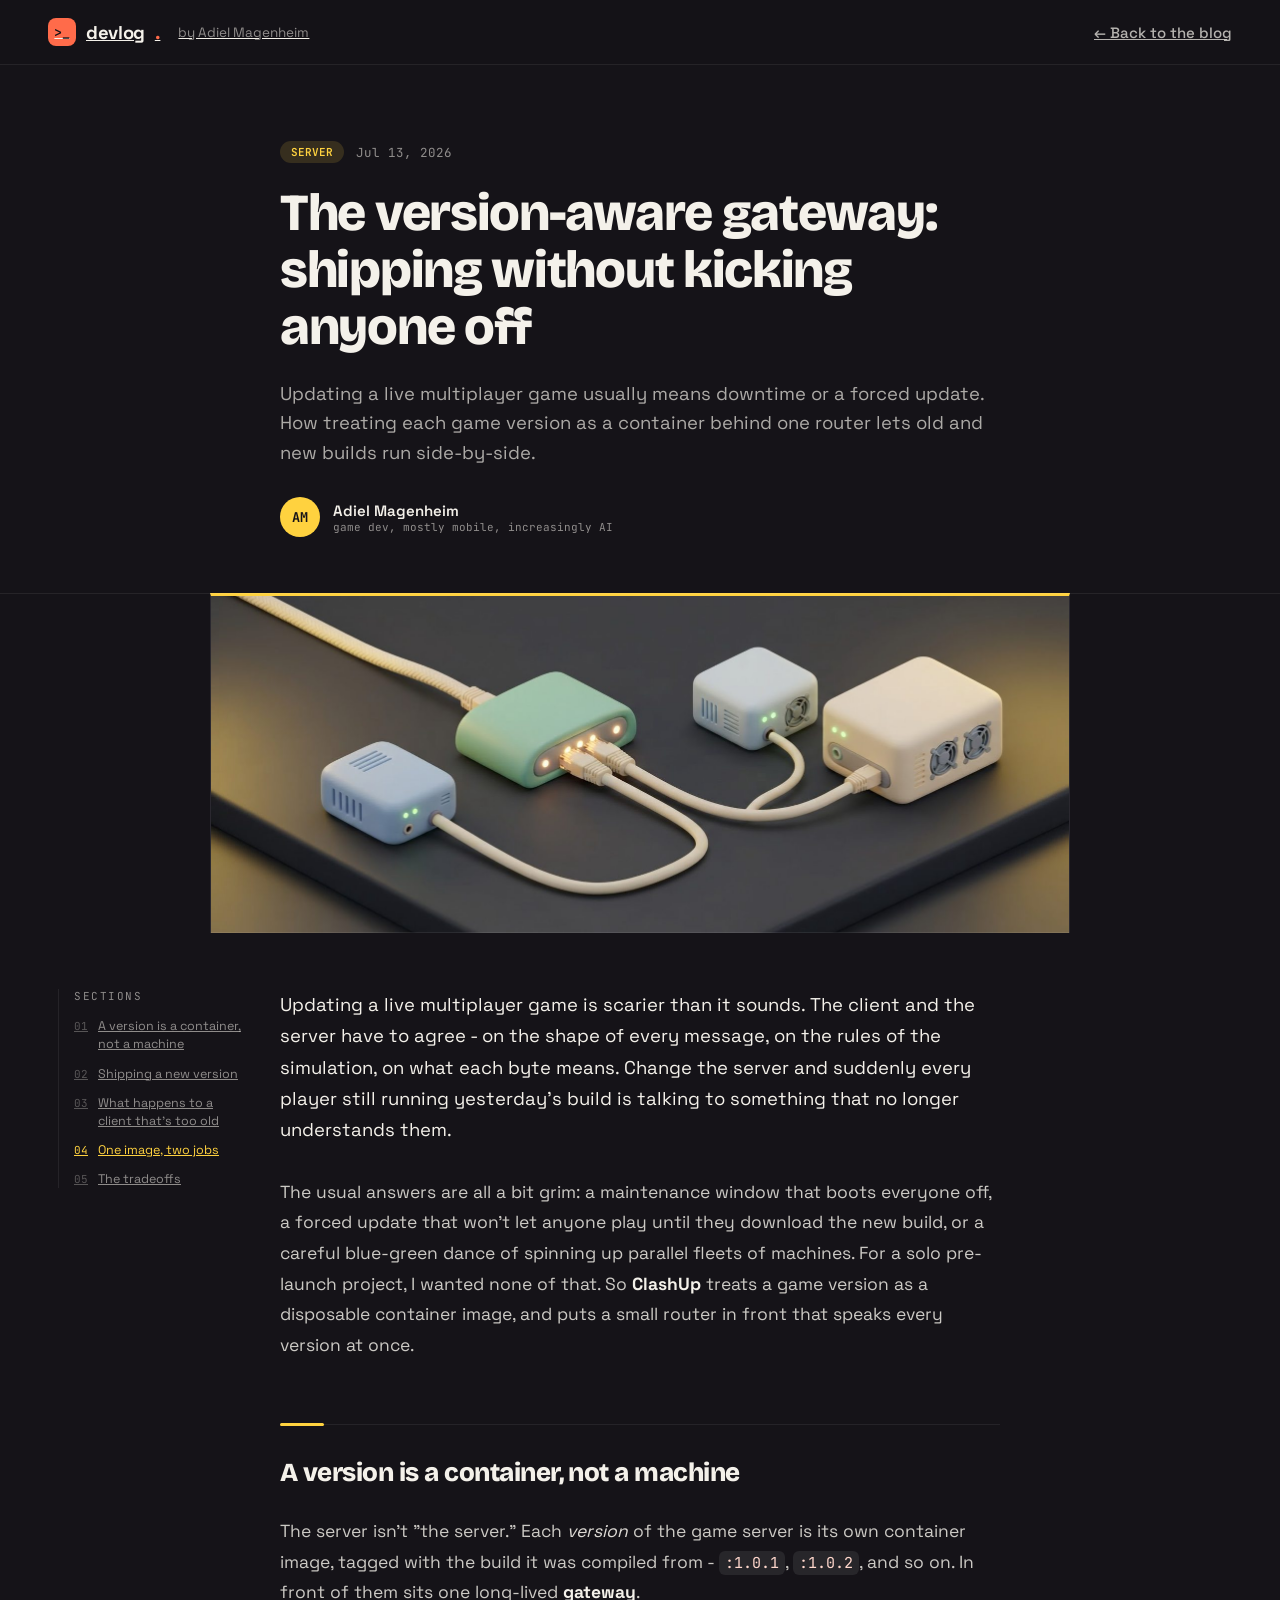
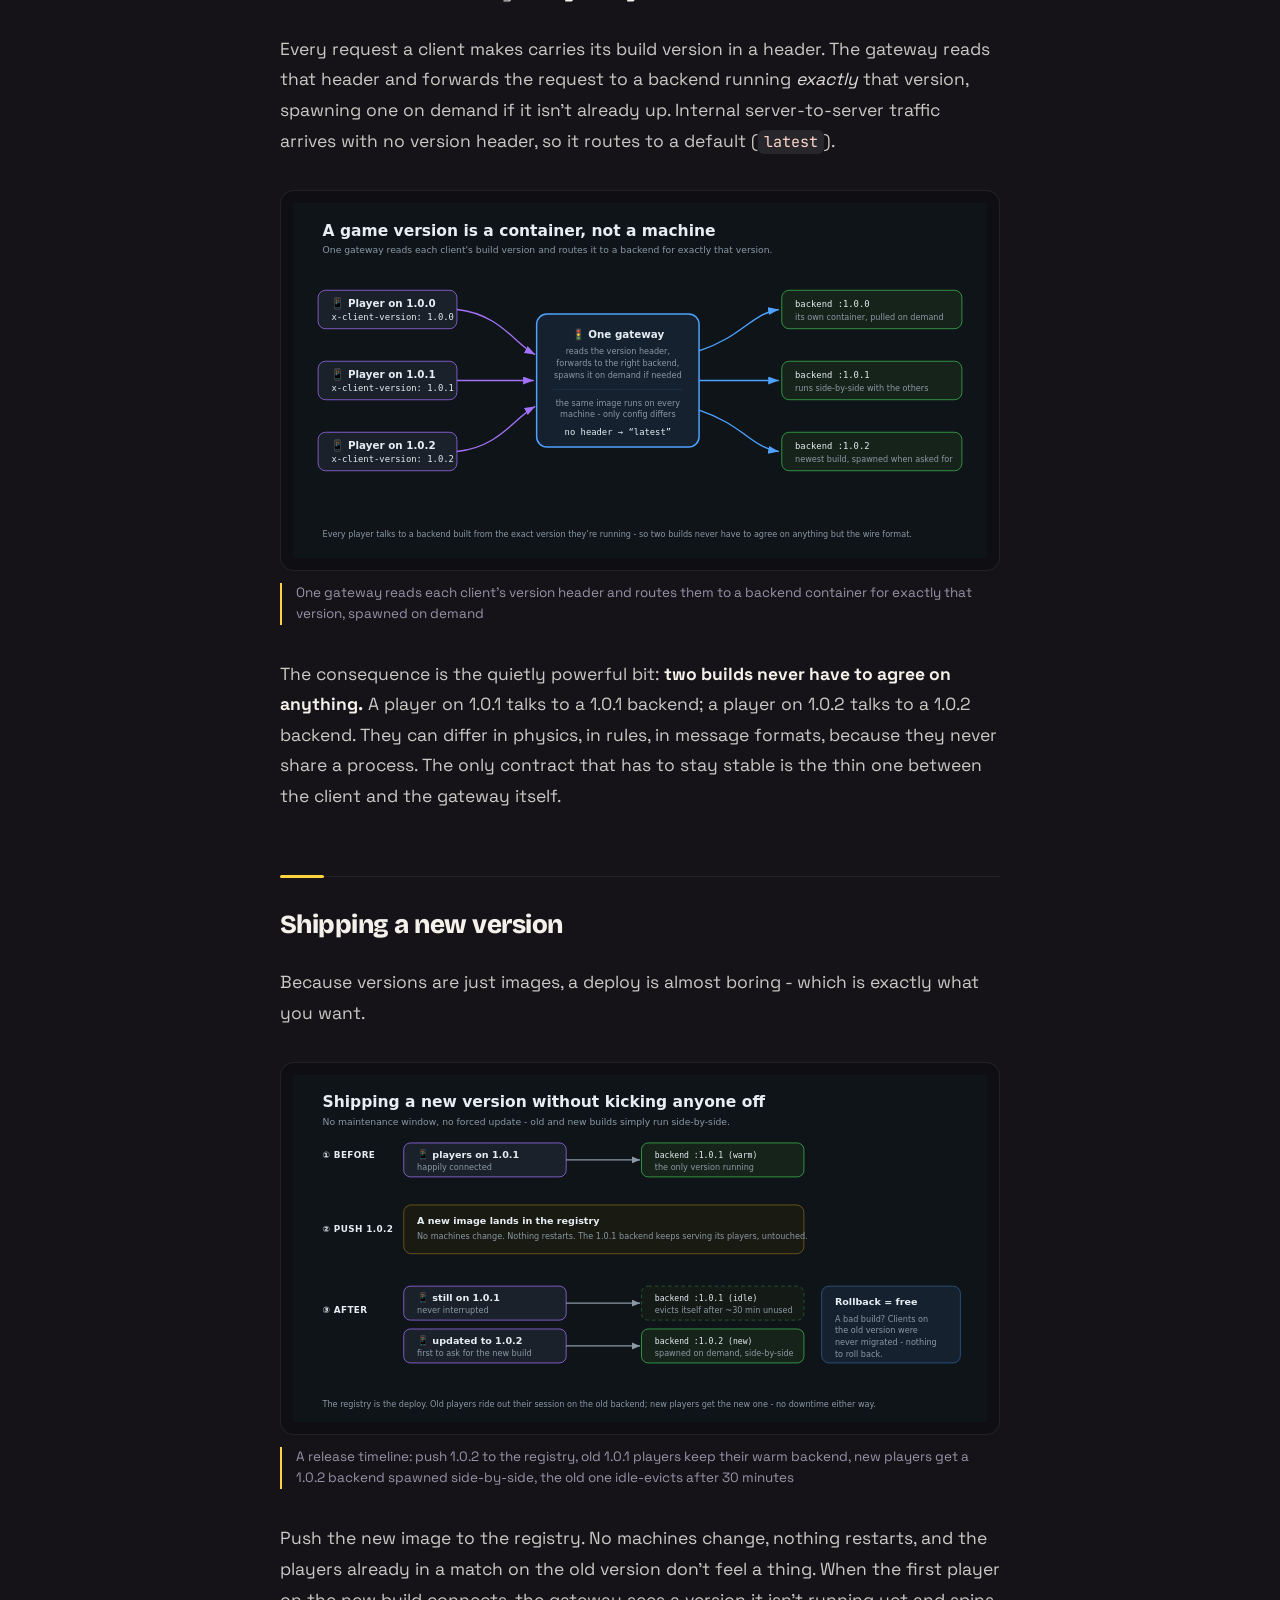
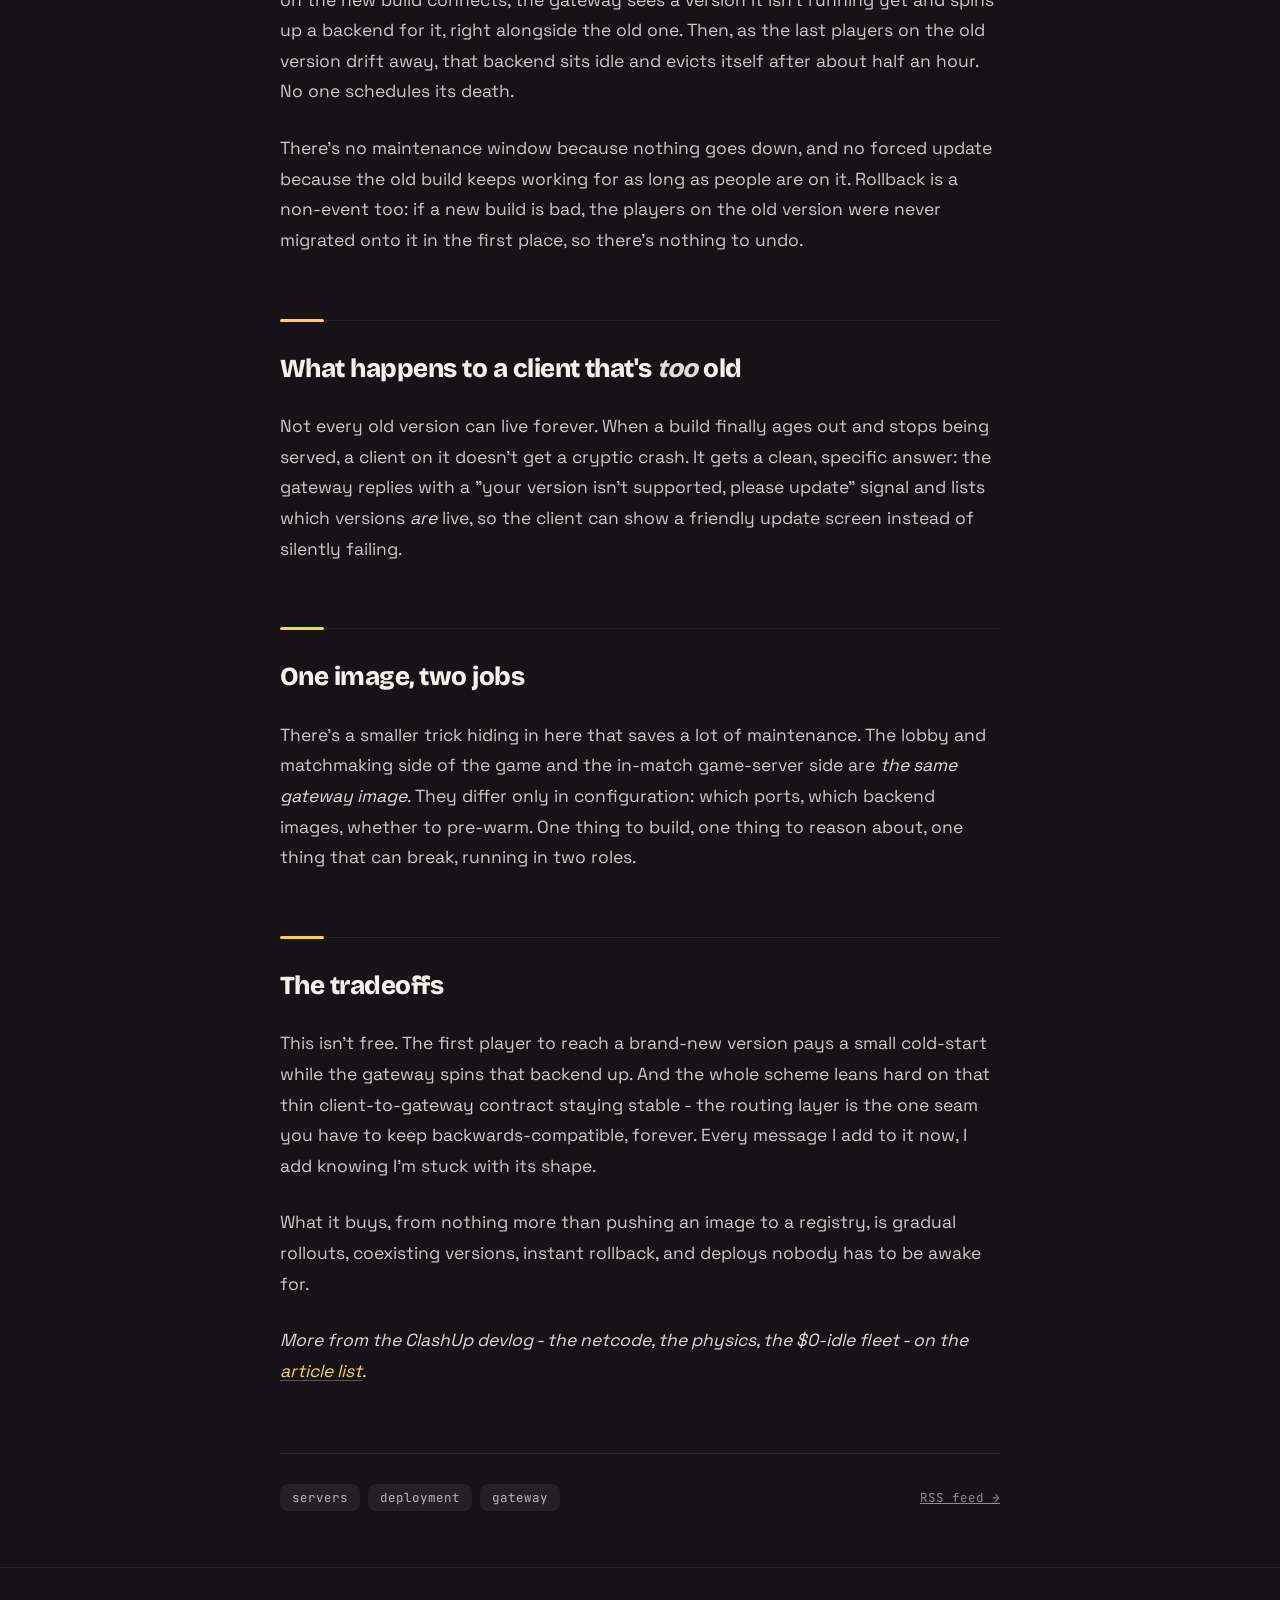
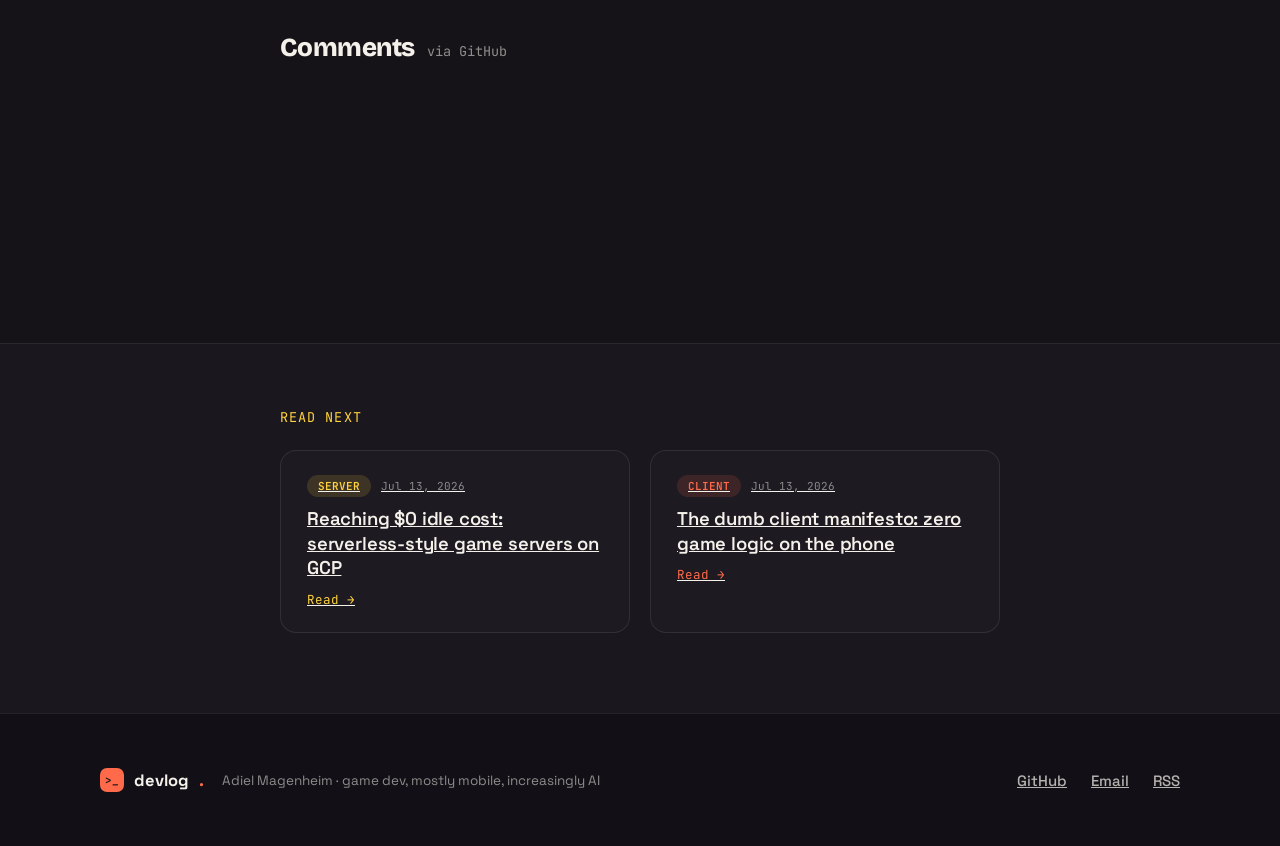
<file: posts/version-aware-gateway.html>
<!DOCTYPE html>
<!-- --accent is the post's tag colour; it drives rules, links, captions and the
     focus ring across the page, and it has to be here rather than set by JS so
     the page reads right before (and without) scripts. -->
<html lang="en" style="--accent:#ffd23f">
<head>
  <meta charset="utf-8">
  <meta name="viewport" content="width=device-width, initial-scale=1">
  <base href="../">
  <title>The version-aware gateway: shipping without kicking anyone off - devlog.</title>
  <meta name="description" content="Updating a live multiplayer game usually means downtime or a forced update. How treating each game version as a container behind one router lets old and new builds run side-by-side.">
  <link rel="canonical" href="https://adielmag.github.io/posts/version-aware-gateway.html">
  <link rel="alternate" type="application/rss+xml" title="devlog. - Adiel Magenheim" href="https://adielmag.github.io/feed.xml">
  <link rel="icon" type="image/svg+xml" href="assets/favicon.svg">
  <meta name="theme-color" content="#151318">
  <meta property="og:type" content="article">
  <meta property="og:url" content="https://adielmag.github.io/posts/version-aware-gateway.html">
  <meta property="og:site_name" content="devlog. - Adiel Magenheim">
  <meta property="og:title" content="The version-aware gateway: shipping without kicking anyone off">
  <meta property="og:description" content="Updating a live multiplayer game usually means downtime or a forced update. How treating each game version as a container behind one router lets old and new builds run side-by-side.">
  <meta property="og:image" content="https://adielmag.github.io/assets/img/og-card.jpg">
  <meta property="article:published_time" content="2026-07-13">
  <meta property="article:author" content="Adiel Magenheim">
  <meta name="twitter:card" content="summary_large_image">
  <meta name="twitter:title" content="The version-aware gateway: shipping without kicking anyone off">
  <meta name="twitter:description" content="Updating a live multiplayer game usually means downtime or a forced update. How treating each game version as a container behind one router lets old and new builds run side-by-side.">
  <meta name="twitter:image" content="https://adielmag.github.io/assets/img/og-card.jpg">
  <link rel="preconnect" href="https://fonts.googleapis.com">
  <link rel="preconnect" href="https://fonts.gstatic.com" crossorigin>
  <link href="https://fonts.googleapis.com/css2?family=Bricolage+Grotesque:opsz,wght@12..96,600..800&family=Space+Grotesk:wght@400;500;600;700&family=JetBrains+Mono:wght@400;500;600&display=swap" rel="stylesheet">
  <link rel="stylesheet" href="assets/css/styles.css">
</head>
<body data-slug="version-aware-gateway">

<div class="read-progress" id="readProgress" aria-hidden="true"></div>
<nav class="nav">
  <a href="index.html" class="brand">
    <span class="brand-mark">&gt;_</span>
    devlog<span class="brand-dot">.</span>
    <span class="brand-by">by Adiel Magenheim</span>
  </a>
  <a href="index.html#articles" class="nav-back">← Back to the blog</a>
</nav>

<header class="art-header">
  <div class="art-header-inner">
    <div class="art-meta">
      <span class="tag-cat" id="aTag" style="background:rgba(255,210,63,0.14);color:#ffd23f">SERVER</span>
      <span class="art-meta-time" id="aMeta">Jul 13, 2026 · 4 min read</span>
    </div>
    <h1 class="art-title" id="aTitle">The version-aware gateway: shipping without kicking anyone off</h1>
    <p class="art-sub" id="aSub">Updating a live multiplayer game usually means downtime or a forced update. How treating each game version as a container behind one router lets old and new builds run side-by-side.</p>
    <div class="art-byline">
      <span class="art-avatar">AM</span>
      <div>
        <div class="art-author">Adiel Magenheim</div>
        <div class="art-role">game dev, mostly mobile, increasingly AI</div>
      </div>
    </div>
  </div>
</header>

<div class="art-hero-wrap">
  <div class="art-hero" id="aHero" style="background-image:url('assets/img/splash-version-aware-gateway.jpg')"></div>
</div>

<article class="art-body-wrap">
  <nav class="art-toc" aria-label="Sections">
    <div class="art-toc-inner">
      <div class="art-toc-head">Sections</div>
      <ol class="art-toc-list">
        <li><a href="#sec-a-version-is-a-container-not-a-machine"><span class="art-toc-n">01</span>A version is a container, not a machine</a></li>
        <li><a href="#sec-shipping-a-new-version"><span class="art-toc-n">02</span>Shipping a new version</a></li>
        <li><a href="#sec-what-happens-to-a-client-that-s-too-old"><span class="art-toc-n">03</span>What happens to a client that's too old</a></li>
        <li><a href="#sec-one-image-two-jobs"><span class="art-toc-n">04</span>One image, two jobs</a></li>
        <li><a href="#sec-the-tradeoffs"><span class="art-toc-n">05</span>The tradeoffs</a></li>
      </ol>
    </div>
  </nav>
  <div class="art-body-inner">
    <div id="aContent"><div class="a-body"><p>Updating a live multiplayer game is scarier than it sounds. The client and the server have to agree - on the shape of every message, on the rules of the simulation, on what each byte means. Change the server and suddenly every player still running yesterday's build is talking to something that no longer understands them.</p><p>The usual answers are all a bit grim: a maintenance window that boots everyone off, a forced update that won't let anyone play until they download the new build, or a careful blue-green dance of spinning up parallel fleets of machines. For a solo pre-launch project, I wanted none of that. So <strong>ClashUp</strong> treats a game version as a disposable container image, and puts a small router in front that speaks every version at once.</p><h2 id="sec-a-version-is-a-container-not-a-machine">A version is a container, not a machine</h2><p>The server isn't "the server." Each <em>version</em> of the game server is its own container image, tagged with the build it was compiled from - <code>:1.0.1</code>, <code>:1.0.2</code>, and so on. In front of them sits one long-lived <strong>gateway</strong>.</p><p>Every request a client makes carries its build version in a header. The gateway reads that header and forwards the request to a backend running <em>exactly</em> that version, spawning one on demand if it isn't already up. Internal server-to-server traffic arrives with no version header, so it routes to a default (<code>latest</code>).</p><figure class="a-figure"><img src="assets/img/gateway-router.svg" alt="One gateway reads each client's version header and routes them to a backend container for exactly that version, spawned on demand"><figcaption class="a-figcap">One gateway reads each client's version header and routes them to a backend container for exactly that version, spawned on demand</figcaption></figure><p>The consequence is the quietly powerful bit: <strong>two builds never have to agree on anything.</strong> A player on 1.0.1 talks to a 1.0.1 backend; a player on 1.0.2 talks to a 1.0.2 backend. They can differ in physics, in rules, in message formats, because they never share a process. The only contract that has to stay stable is the thin one between the client and the gateway itself.</p><h2 id="sec-shipping-a-new-version">Shipping a new version</h2><p>Because versions are just images, a deploy is almost boring - which is exactly what you want.</p><figure class="a-figure"><img src="assets/img/gateway-release.svg" alt="A release timeline: push 1.0.2 to the registry, old 1.0.1 players keep their warm backend, new players get a 1.0.2 backend spawned side-by-side, the old one idle-evicts after 30 minutes"><figcaption class="a-figcap">A release timeline: push 1.0.2 to the registry, old 1.0.1 players keep their warm backend, new players get a 1.0.2 backend spawned side-by-side, the old one idle-evicts after 30 minutes</figcaption></figure><p>Push the new image to the registry. No machines change, nothing restarts, and the players already in a match on the old version don't feel a thing. When the first player on the new build connects, the gateway sees a version it isn't running yet and spins up a backend for it, right alongside the old one. Then, as the last players on the old version drift away, that backend sits idle and evicts itself after about half an hour. No one schedules its death.</p><p>There's no maintenance window because nothing goes down, and no forced update because the old build keeps working for as long as people are on it. Rollback is a non-event too: if a new build is bad, the players on the old version were never migrated onto it in the first place, so there's nothing to undo.</p><h2 id="sec-what-happens-to-a-client-that-s-too-old">What happens to a client that's <em>too</em> old</h2><p>Not every old version can live forever. When a build finally ages out and stops being served, a client on it doesn't get a cryptic crash. It gets a clean, specific answer: the gateway replies with a "your version isn't supported, please update" signal and lists which versions <em>are</em> live, so the client can show a friendly update screen instead of silently failing.</p><h2 id="sec-one-image-two-jobs">One image, two jobs</h2><p>There's a smaller trick hiding in here that saves a lot of maintenance. The lobby and matchmaking side of the game and the in-match game-server side are <em>the same gateway image</em>. They differ only in configuration: which ports, which backend images, whether to pre-warm. One thing to build, one thing to reason about, one thing that can break, running in two roles.</p><h2 id="sec-the-tradeoffs">The tradeoffs</h2><p>This isn't free. The first player to reach a brand-new version pays a small cold-start while the gateway spins that backend up. And the whole scheme leans hard on that thin client-to-gateway contract staying stable - the routing layer is the one seam you have to keep backwards-compatible, forever. Every message I add to it now, I add knowing I'm stuck with its shape.</p><p>What it buys, from nothing more than pushing an image to a registry, is gradual rollouts, coexisting versions, instant rollback, and deploys nobody has to be awake for.</p><p><em>More from the ClashUp devlog - the netcode, the physics, the $0-idle fleet - on the <a href="index.html#articles">article list</a>.</em></p></div></div>
  </div>
</article>

<div class="art-foot">
  <div class="art-foot-inner">
    <div class="art-tags" id="aTags"></div>
    <a class="art-share" href="feed.xml" target="_blank" rel="noopener">RSS feed →</a>
  </div>
</div>

<section class="comments">
  <div class="comments-inner">
    <div class="comments-head">
      <h2>Comments</h2>
      <span class="comments-note">via GitHub</span>
    </div>
    <div id="aComments"></div>
  </div>
</section>

<section class="readnext">
  <div class="readnext-inner">
    <div class="readnext-eyebrow">READ NEXT</div>
    <div class="readnext-grid" id="aReadNext"></div>
  </div>
</section>

<footer class="footer">
  <div class="footer-inner">
    <div class="footer-brand">
      <span class="footer-mark">&gt;_</span>
      devlog<span class="brand-dot">.</span>
      <span class="footer-tagline">Adiel Magenheim · game dev, mostly mobile, increasingly AI</span>
    </div>
    <div class="footer-links">
      <a href="https://github.com/AdielMag" target="_blank" rel="noopener">GitHub</a>
      <a href="mailto:adiel12430@gmail.com">Email</a>
      <a href="feed.xml">RSS</a>
    </div>
  </div>
</footer>

<script src="assets/js/articles.js"></script>
<script src="assets/js/markdown.js"></script>
<script src="assets/js/article.js"></script>
</body>
</html>
</file>
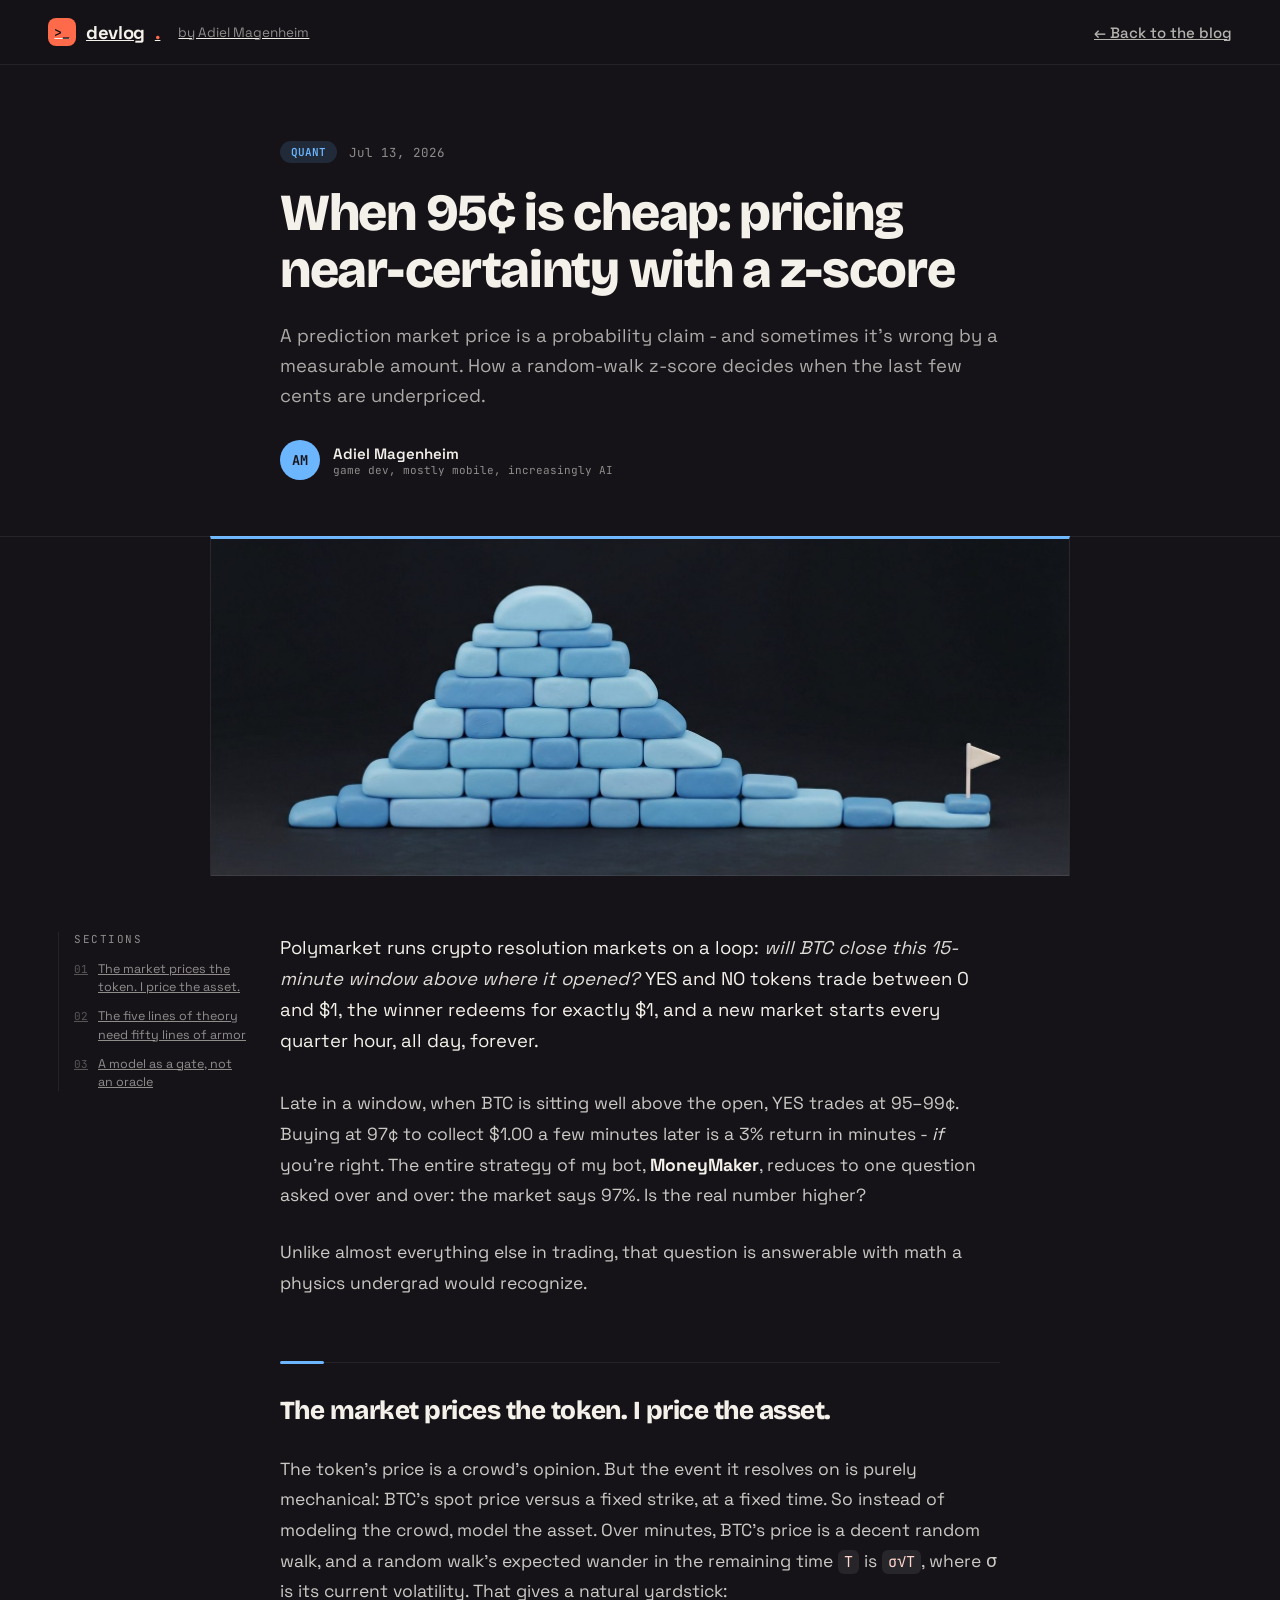
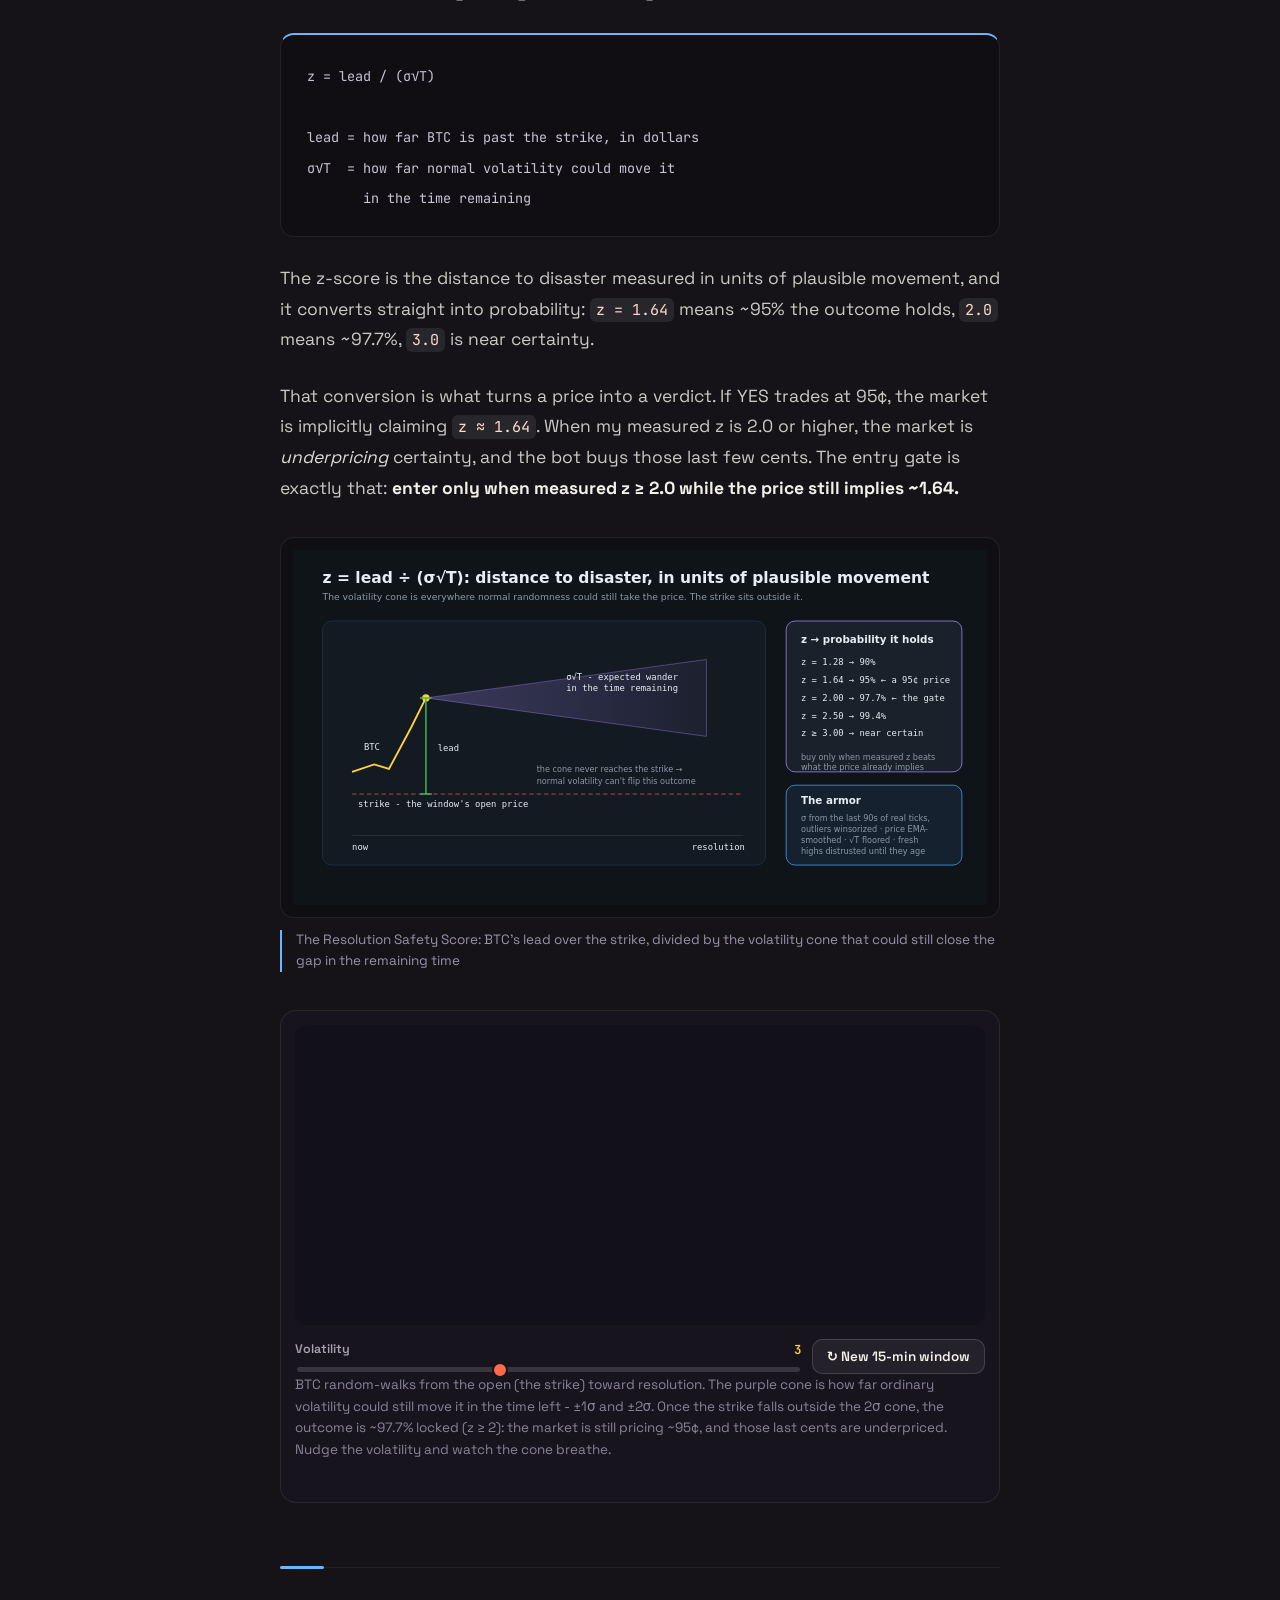
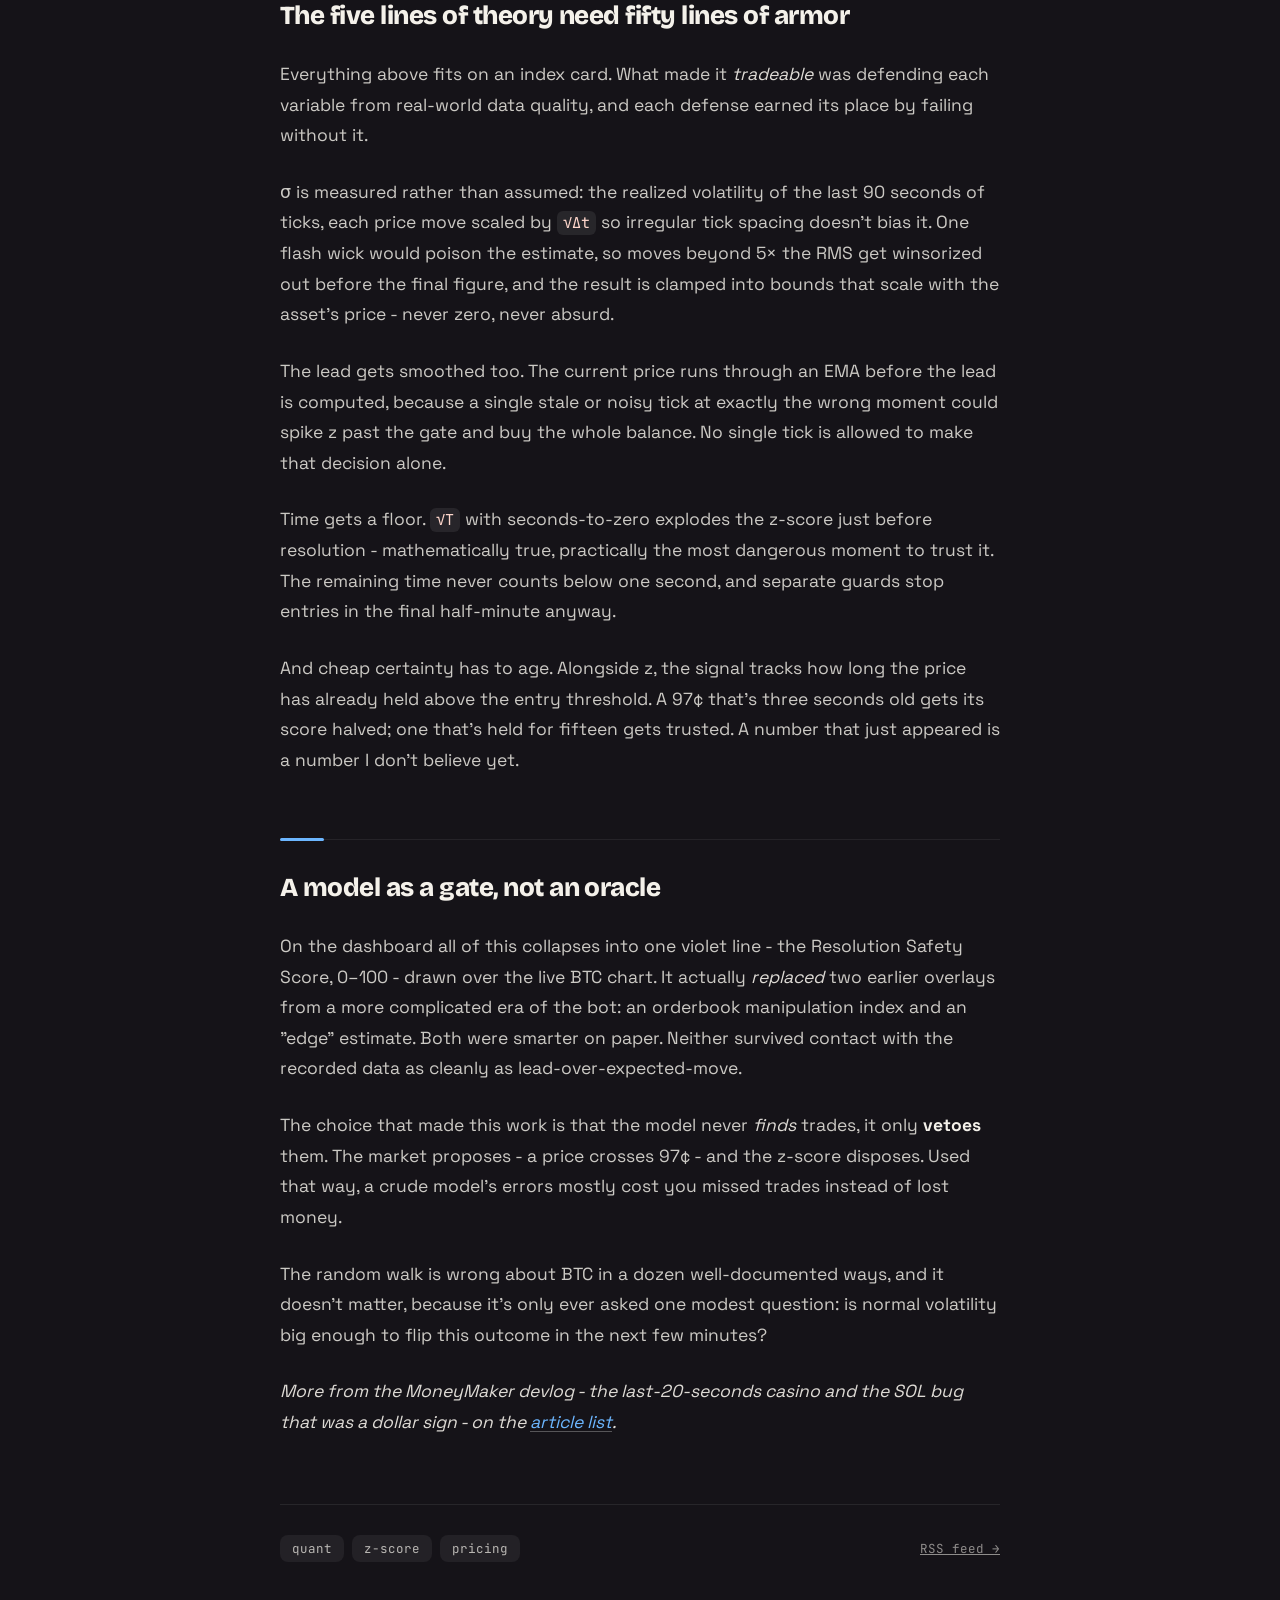
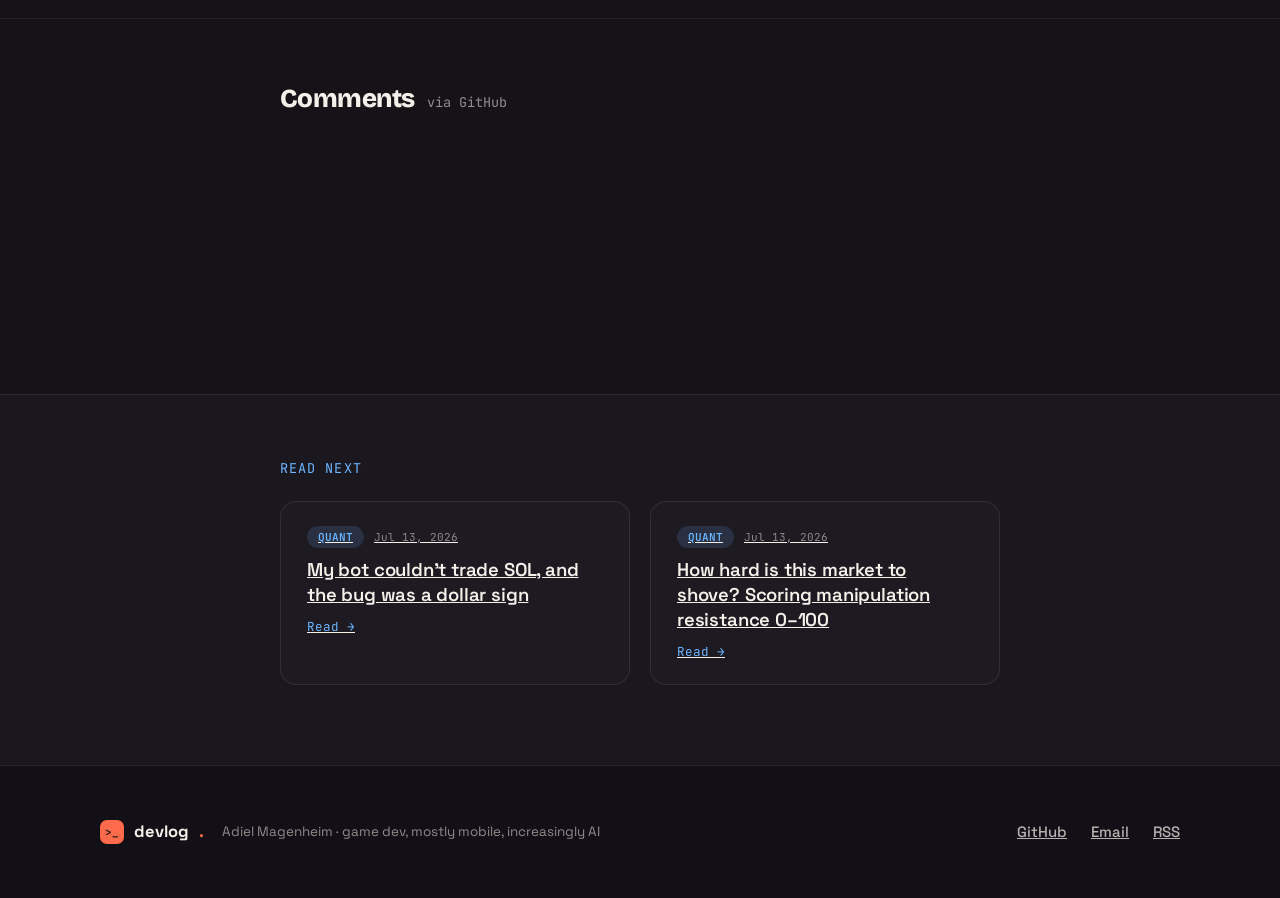
<file: posts/when-95-cents-is-cheap.html>
<!DOCTYPE html>
<!-- --accent is the post's tag colour; it drives rules, links, captions and the
     focus ring across the page, and it has to be here rather than set by JS so
     the page reads right before (and without) scripts. -->
<html lang="en" style="--accent:#6cb6ff">
<head>
  <meta charset="utf-8">
  <meta name="viewport" content="width=device-width, initial-scale=1">
  <base href="../">
  <title>When 95¢ is cheap: pricing near-certainty with a z-score - devlog.</title>
  <meta name="description" content="A prediction market price is a probability claim - and sometimes it’s wrong by a measurable amount. How a random-walk z-score decides when the last few cents are underpriced.">
  <link rel="canonical" href="https://adielmag.github.io/posts/when-95-cents-is-cheap.html">
  <link rel="alternate" type="application/rss+xml" title="devlog. - Adiel Magenheim" href="https://adielmag.github.io/feed.xml">
  <link rel="icon" type="image/svg+xml" href="assets/favicon.svg">
  <meta name="theme-color" content="#151318">
  <meta property="og:type" content="article">
  <meta property="og:url" content="https://adielmag.github.io/posts/when-95-cents-is-cheap.html">
  <meta property="og:site_name" content="devlog. - Adiel Magenheim">
  <meta property="og:title" content="When 95¢ is cheap: pricing near-certainty with a z-score">
  <meta property="og:description" content="A prediction market price is a probability claim - and sometimes it’s wrong by a measurable amount. How a random-walk z-score decides when the last few cents are underpriced.">
  <meta property="og:image" content="https://adielmag.github.io/assets/img/og-card.jpg">
  <meta property="article:published_time" content="2026-07-13">
  <meta property="article:author" content="Adiel Magenheim">
  <meta name="twitter:card" content="summary_large_image">
  <meta name="twitter:title" content="When 95¢ is cheap: pricing near-certainty with a z-score">
  <meta name="twitter:description" content="A prediction market price is a probability claim - and sometimes it’s wrong by a measurable amount. How a random-walk z-score decides when the last few cents are underpriced.">
  <meta name="twitter:image" content="https://adielmag.github.io/assets/img/og-card.jpg">
  <link rel="preconnect" href="https://fonts.googleapis.com">
  <link rel="preconnect" href="https://fonts.gstatic.com" crossorigin>
  <link href="https://fonts.googleapis.com/css2?family=Bricolage+Grotesque:opsz,wght@12..96,600..800&family=Space+Grotesk:wght@400;500;600;700&family=JetBrains+Mono:wght@400;500;600&display=swap" rel="stylesheet">
  <link rel="stylesheet" href="assets/css/styles.css">
</head>
<body data-slug="when-95-cents-is-cheap">

<div class="read-progress" id="readProgress" aria-hidden="true"></div>
<nav class="nav">
  <a href="index.html" class="brand">
    <span class="brand-mark">&gt;_</span>
    devlog<span class="brand-dot">.</span>
    <span class="brand-by">by Adiel Magenheim</span>
  </a>
  <a href="index.html#articles" class="nav-back">← Back to the blog</a>
</nav>

<header class="art-header">
  <div class="art-header-inner">
    <div class="art-meta">
      <span class="tag-cat" id="aTag" style="background:rgba(108,182,255,0.14);color:#6cb6ff">QUANT</span>
      <span class="art-meta-time" id="aMeta">Jul 13, 2026 · 4 min read</span>
    </div>
    <h1 class="art-title" id="aTitle">When 95¢ is cheap: pricing near-certainty with a z-score</h1>
    <p class="art-sub" id="aSub">A prediction market price is a probability claim - and sometimes it’s wrong by a measurable amount. How a random-walk z-score decides when the last few cents are underpriced.</p>
    <div class="art-byline">
      <span class="art-avatar">AM</span>
      <div>
        <div class="art-author">Adiel Magenheim</div>
        <div class="art-role">game dev, mostly mobile, increasingly AI</div>
      </div>
    </div>
  </div>
</header>

<div class="art-hero-wrap">
  <div class="art-hero" id="aHero" style="background-image:url('assets/img/splash-when-95-cents-is-cheap.jpg')"></div>
</div>

<article class="art-body-wrap">
  <nav class="art-toc" aria-label="Sections">
    <div class="art-toc-inner">
      <div class="art-toc-head">Sections</div>
      <ol class="art-toc-list">
        <li><a href="#sec-the-market-prices-the-token-i-price-the-asset"><span class="art-toc-n">01</span>The market prices the token. I price the asset.</a></li>
        <li><a href="#sec-the-five-lines-of-theory-need-fifty-lines-of-armor"><span class="art-toc-n">02</span>The five lines of theory need fifty lines of armor</a></li>
        <li><a href="#sec-a-model-as-a-gate-not-an-oracle"><span class="art-toc-n">03</span>A model as a gate, not an oracle</a></li>
      </ol>
    </div>
  </nav>
  <div class="art-body-inner">
    <div id="aContent"><div class="a-body"><p>Polymarket runs crypto resolution markets on a loop: <em>will BTC close this 15-minute window above where it opened?</em> YES and NO tokens trade between 0 and $1, the winner redeems for exactly $1, and a new market starts every quarter hour, all day, forever.</p><p>Late in a window, when BTC is sitting well above the open, YES trades at 95–99¢. Buying at 97¢ to collect $1.00 a few minutes later is a 3% return in minutes - <em>if</em> you're right. The entire strategy of my bot, <strong>MoneyMaker</strong>, reduces to one question asked over and over: the market says 97%. Is the real number higher?</p><p>Unlike almost everything else in trading, that question is answerable with math a physics undergrad would recognize.</p><h2 id="sec-the-market-prices-the-token-i-price-the-asset">The market prices the token. I price the asset.</h2><p>The token's price is a crowd's opinion. But the event it resolves on is purely mechanical: BTC's spot price versus a fixed strike, at a fixed time. So instead of modeling the crowd, model the asset. Over minutes, BTC's price is a decent random walk, and a random walk's expected wander in the remaining time <code>T</code> is <code>σ√T</code>, where σ is its current volatility. That gives a natural yardstick:</p><pre><code>z = lead / (σ√T)

lead = how far BTC is past the strike, in dollars
σ√T  = how far normal volatility could move it
       in the time remaining</code></pre><p>The z-score is the distance to disaster measured in units of plausible movement, and it converts straight into probability: <code>z = 1.64</code> means ~95% the outcome holds, <code>2.0</code> means ~97.7%, <code>3.0</code> is near certainty.</p><p>That conversion is what turns a price into a verdict. If YES trades at 95¢, the market is implicitly claiming <code>z ≈ 1.64</code>. When my measured z is 2.0 or higher, the market is <em>underpricing</em> certainty, and the bot buys those last few cents. The entry gate is exactly that: <strong>enter only when measured z ≥ 2.0 while the price still implies ~1.64.</strong></p><figure class="a-figure"><img src="assets/img/rss-zscore.svg" alt="The Resolution Safety Score: BTC's lead over the strike, divided by the volatility cone that could still close the gap in the remaining time"><figcaption class="a-figcap">The Resolution Safety Score: BTC's lead over the strike, divided by the volatility cone that could still close the gap in the remaining time</figcaption></figure><div class="demo-mount" data-demo="zscore"><p class="demo-fallback">There's an interactive demo here - it needs JavaScript.</p></div><h2 id="sec-the-five-lines-of-theory-need-fifty-lines-of-armor">The five lines of theory need fifty lines of armor</h2><p>Everything above fits on an index card. What made it <em>tradeable</em> was defending each variable from real-world data quality, and each defense earned its place by failing without it.</p><p>σ is measured rather than assumed: the realized volatility of the last 90 seconds of ticks, each price move scaled by <code>√Δt</code> so irregular tick spacing doesn't bias it. One flash wick would poison the estimate, so moves beyond 5× the RMS get winsorized out before the final figure, and the result is clamped into bounds that scale with the asset's price - never zero, never absurd.</p><p>The lead gets smoothed too. The current price runs through an EMA before the lead is computed, because a single stale or noisy tick at exactly the wrong moment could spike z past the gate and buy the whole balance. No single tick is allowed to make that decision alone.</p><p>Time gets a floor. <code>√T</code> with seconds-to-zero explodes the z-score just before resolution - mathematically true, practically the most dangerous moment to trust it. The remaining time never counts below one second, and separate guards stop entries in the final half-minute anyway.</p><p>And cheap certainty has to age. Alongside z, the signal tracks how long the price has already held above the entry threshold. A 97¢ that's three seconds old gets its score halved; one that's held for fifteen gets trusted. A number that just appeared is a number I don't believe yet.</p><h2 id="sec-a-model-as-a-gate-not-an-oracle">A model as a gate, not an oracle</h2><p>On the dashboard all of this collapses into one violet line - the Resolution Safety Score, 0–100 - drawn over the live BTC chart. It actually <em>replaced</em> two earlier overlays from a more complicated era of the bot: an orderbook manipulation index and an "edge" estimate. Both were smarter on paper. Neither survived contact with the recorded data as cleanly as lead-over-expected-move.</p><p>The choice that made this work is that the model never <em>finds</em> trades, it only <strong>vetoes</strong> them. The market proposes - a price crosses 97¢ - and the z-score disposes. Used that way, a crude model's errors mostly cost you missed trades instead of lost money.</p><p>The random walk is wrong about BTC in a dozen well-documented ways, and it doesn't matter, because it's only ever asked one modest question: is normal volatility big enough to flip this outcome in the next few minutes?</p><p><em>More from the MoneyMaker devlog - the last-20-seconds casino and the SOL bug that was a dollar sign - on the <a href="index.html#articles">article list</a>.</em></p></div></div>
  </div>
</article>

<div class="art-foot">
  <div class="art-foot-inner">
    <div class="art-tags" id="aTags"></div>
    <a class="art-share" href="feed.xml" target="_blank" rel="noopener">RSS feed →</a>
  </div>
</div>

<section class="comments">
  <div class="comments-inner">
    <div class="comments-head">
      <h2>Comments</h2>
      <span class="comments-note">via GitHub</span>
    </div>
    <div id="aComments"></div>
  </div>
</section>

<section class="readnext">
  <div class="readnext-inner">
    <div class="readnext-eyebrow">READ NEXT</div>
    <div class="readnext-grid" id="aReadNext"></div>
  </div>
</section>

<footer class="footer">
  <div class="footer-inner">
    <div class="footer-brand">
      <span class="footer-mark">&gt;_</span>
      devlog<span class="brand-dot">.</span>
      <span class="footer-tagline">Adiel Magenheim · game dev, mostly mobile, increasingly AI</span>
    </div>
    <div class="footer-links">
      <a href="https://github.com/AdielMag" target="_blank" rel="noopener">GitHub</a>
      <a href="mailto:adiel12430@gmail.com">Email</a>
      <a href="feed.xml">RSS</a>
    </div>
  </div>
</footer>

<script src="assets/js/articles.js"></script>
<script src="assets/js/markdown.js"></script>
<script src="assets/js/demo-kit.js"></script>
<script src="assets/js/quant-demos.js"></script>
<script src="assets/js/article.js"></script>
</body>
</html>
</file>
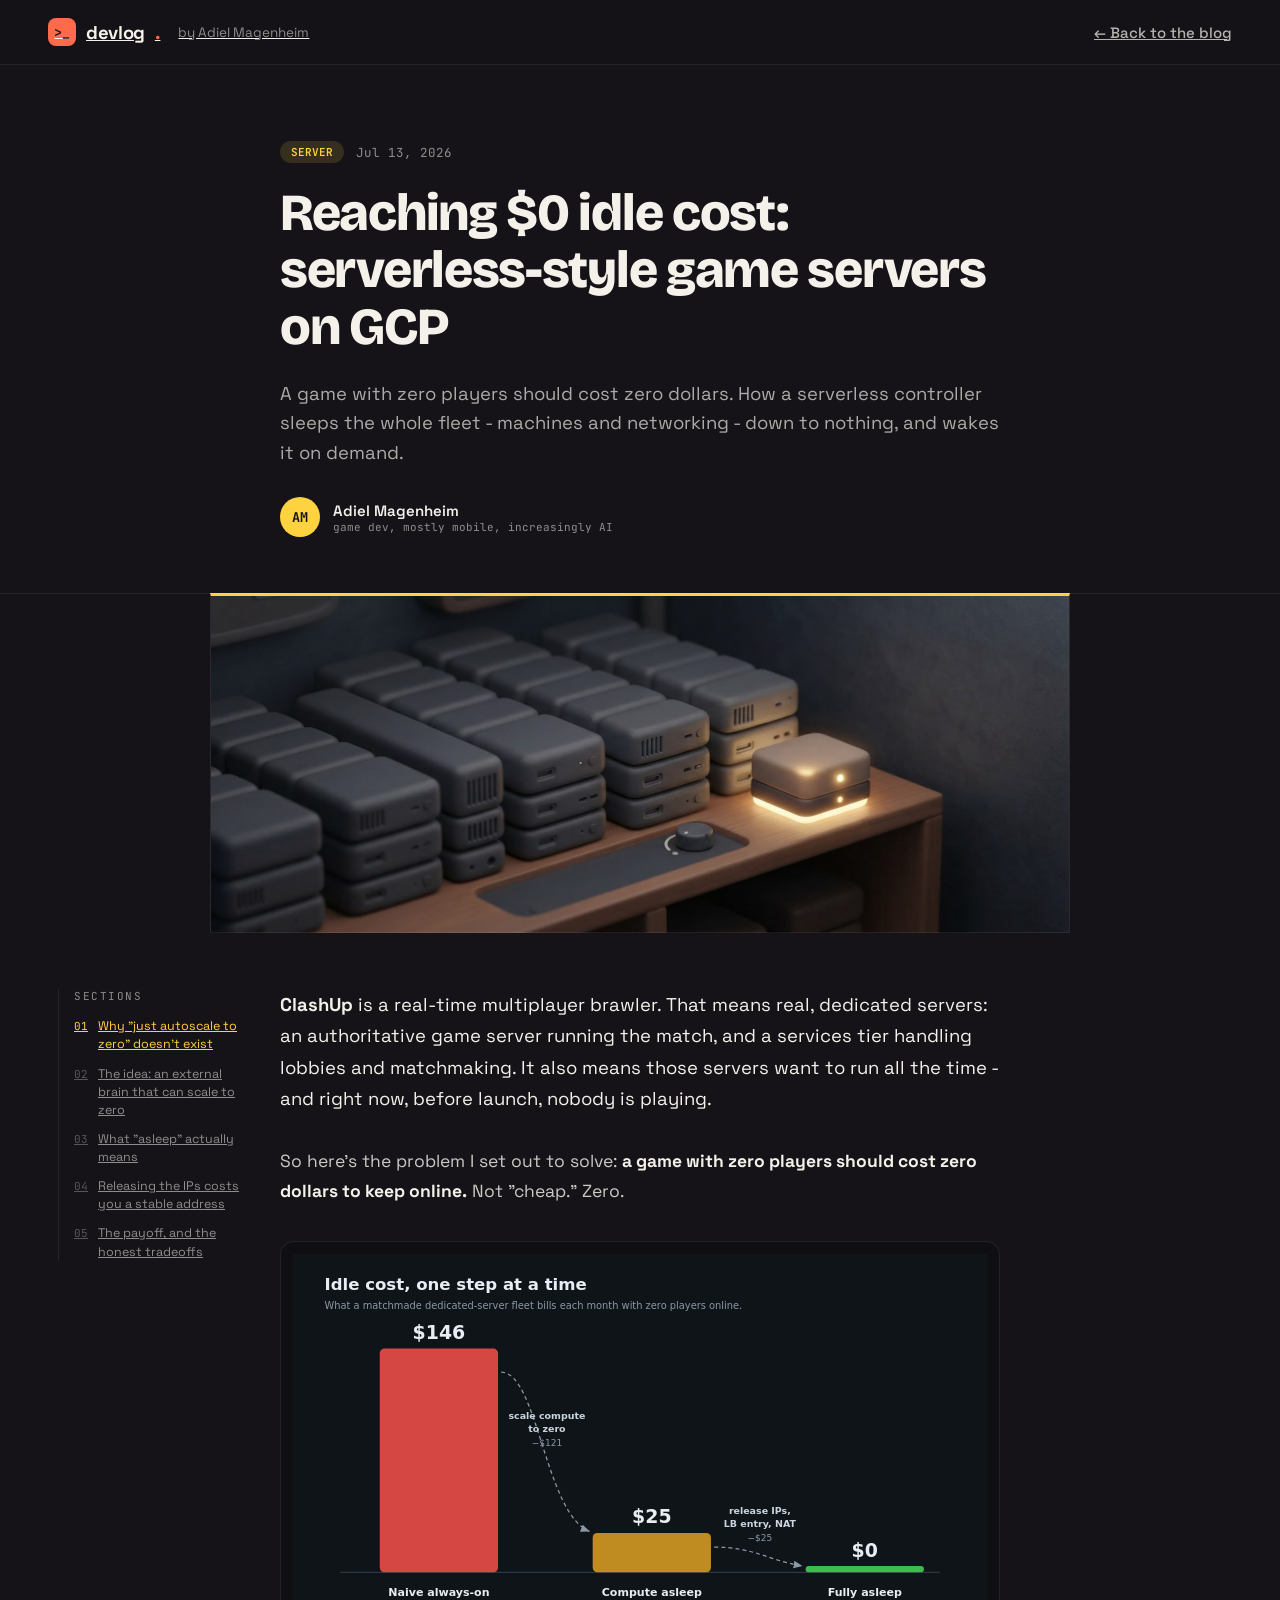
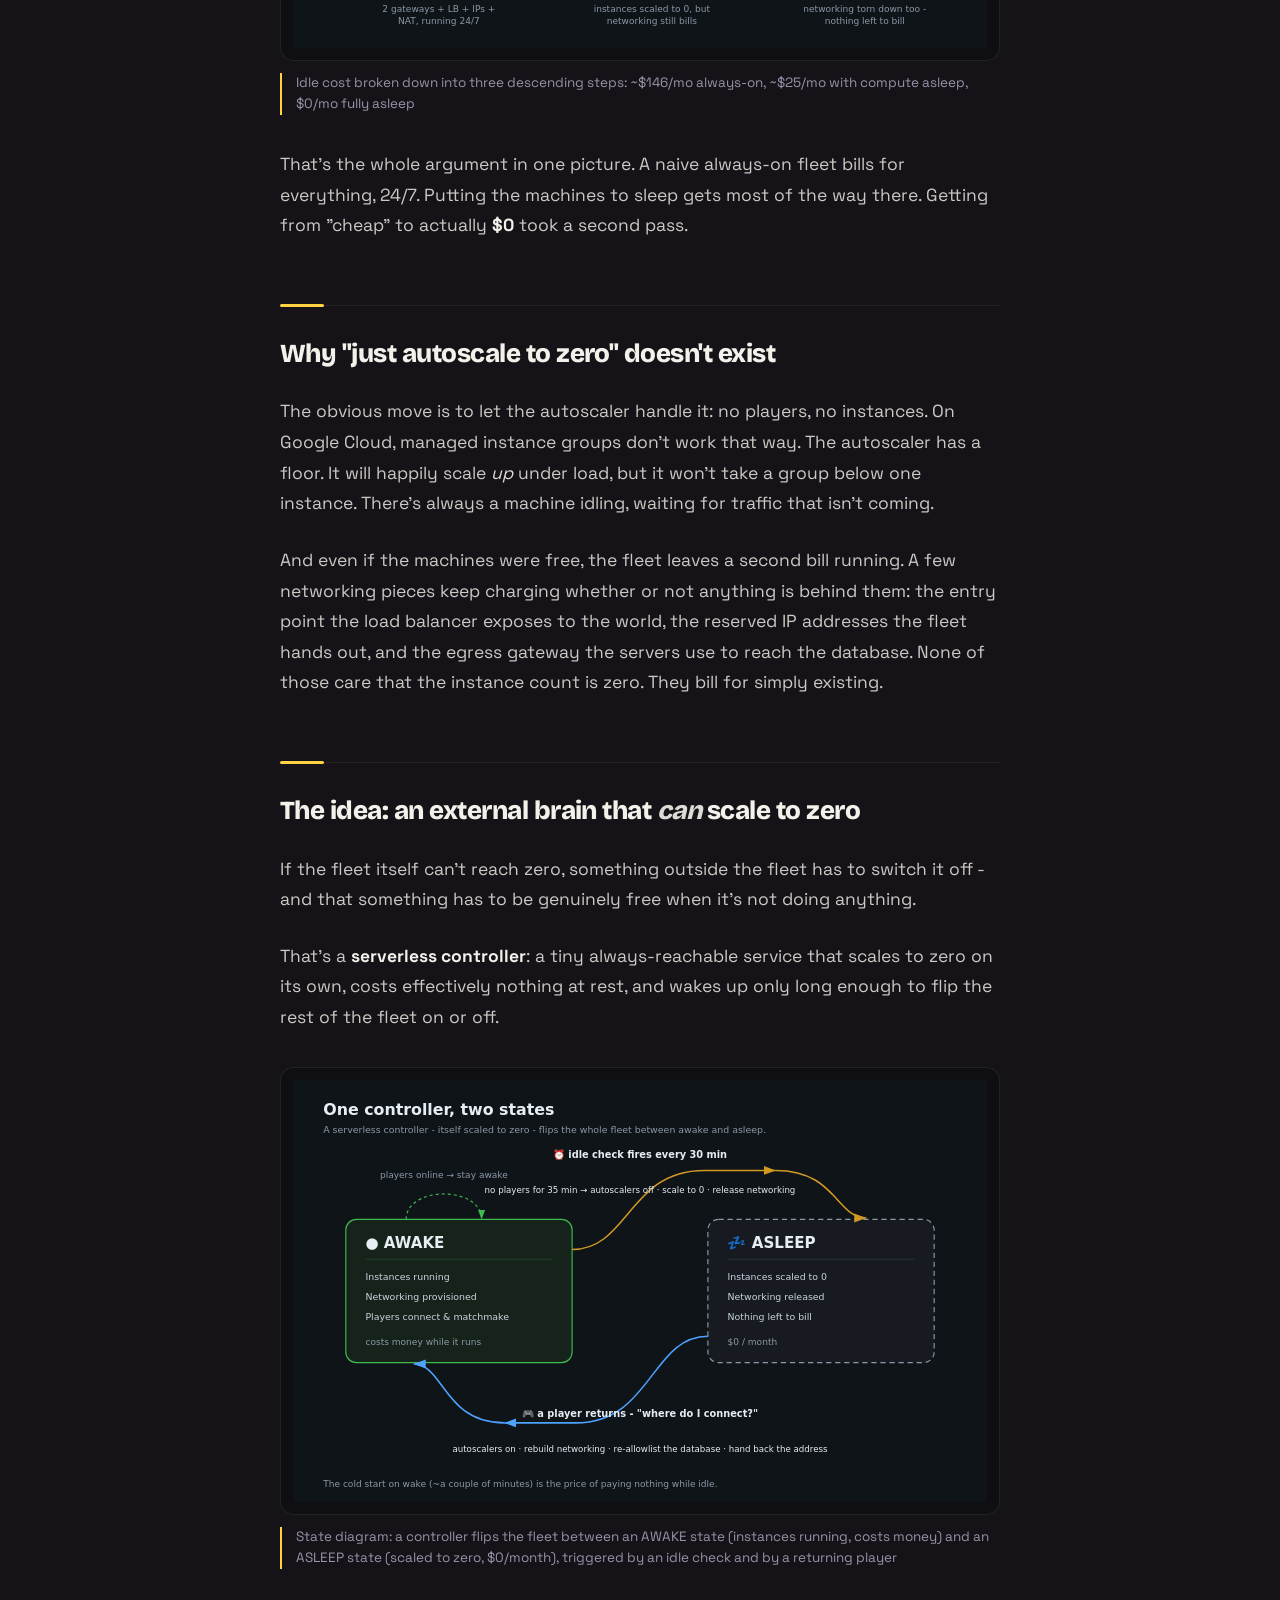
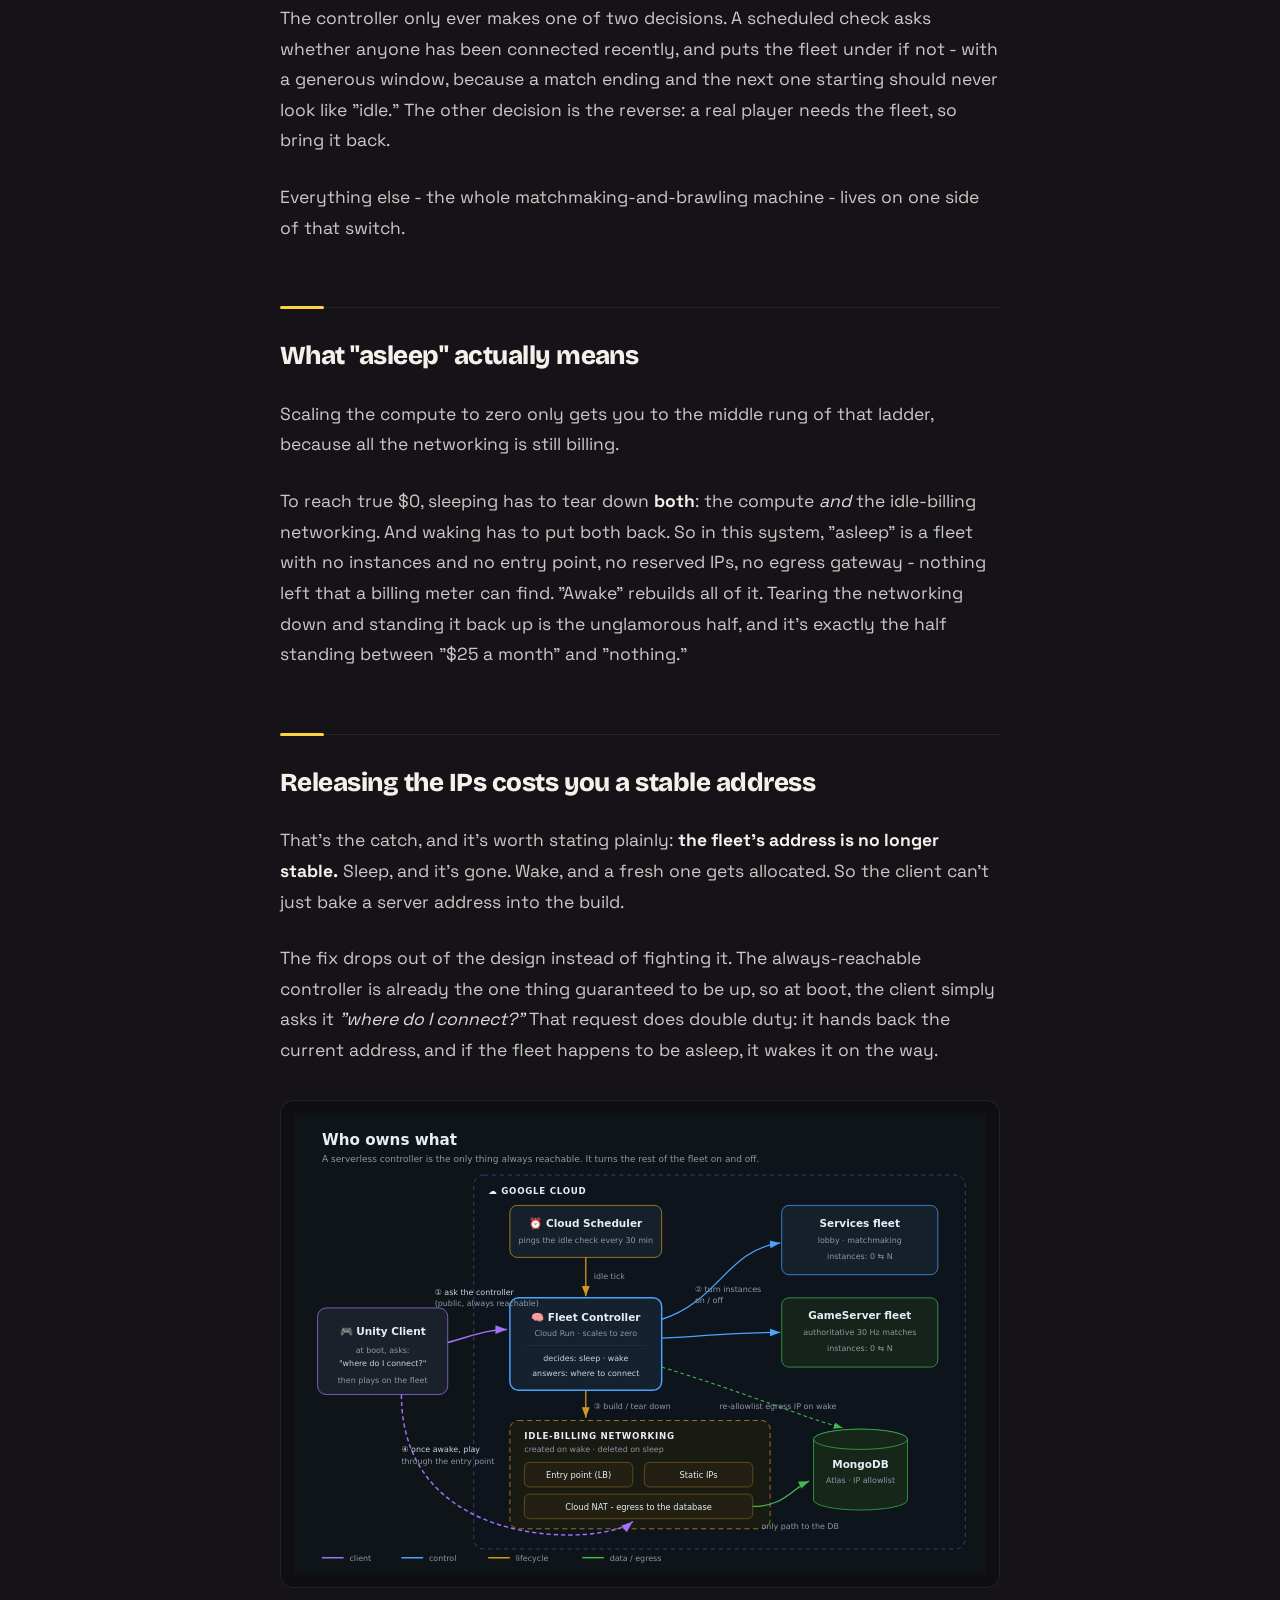
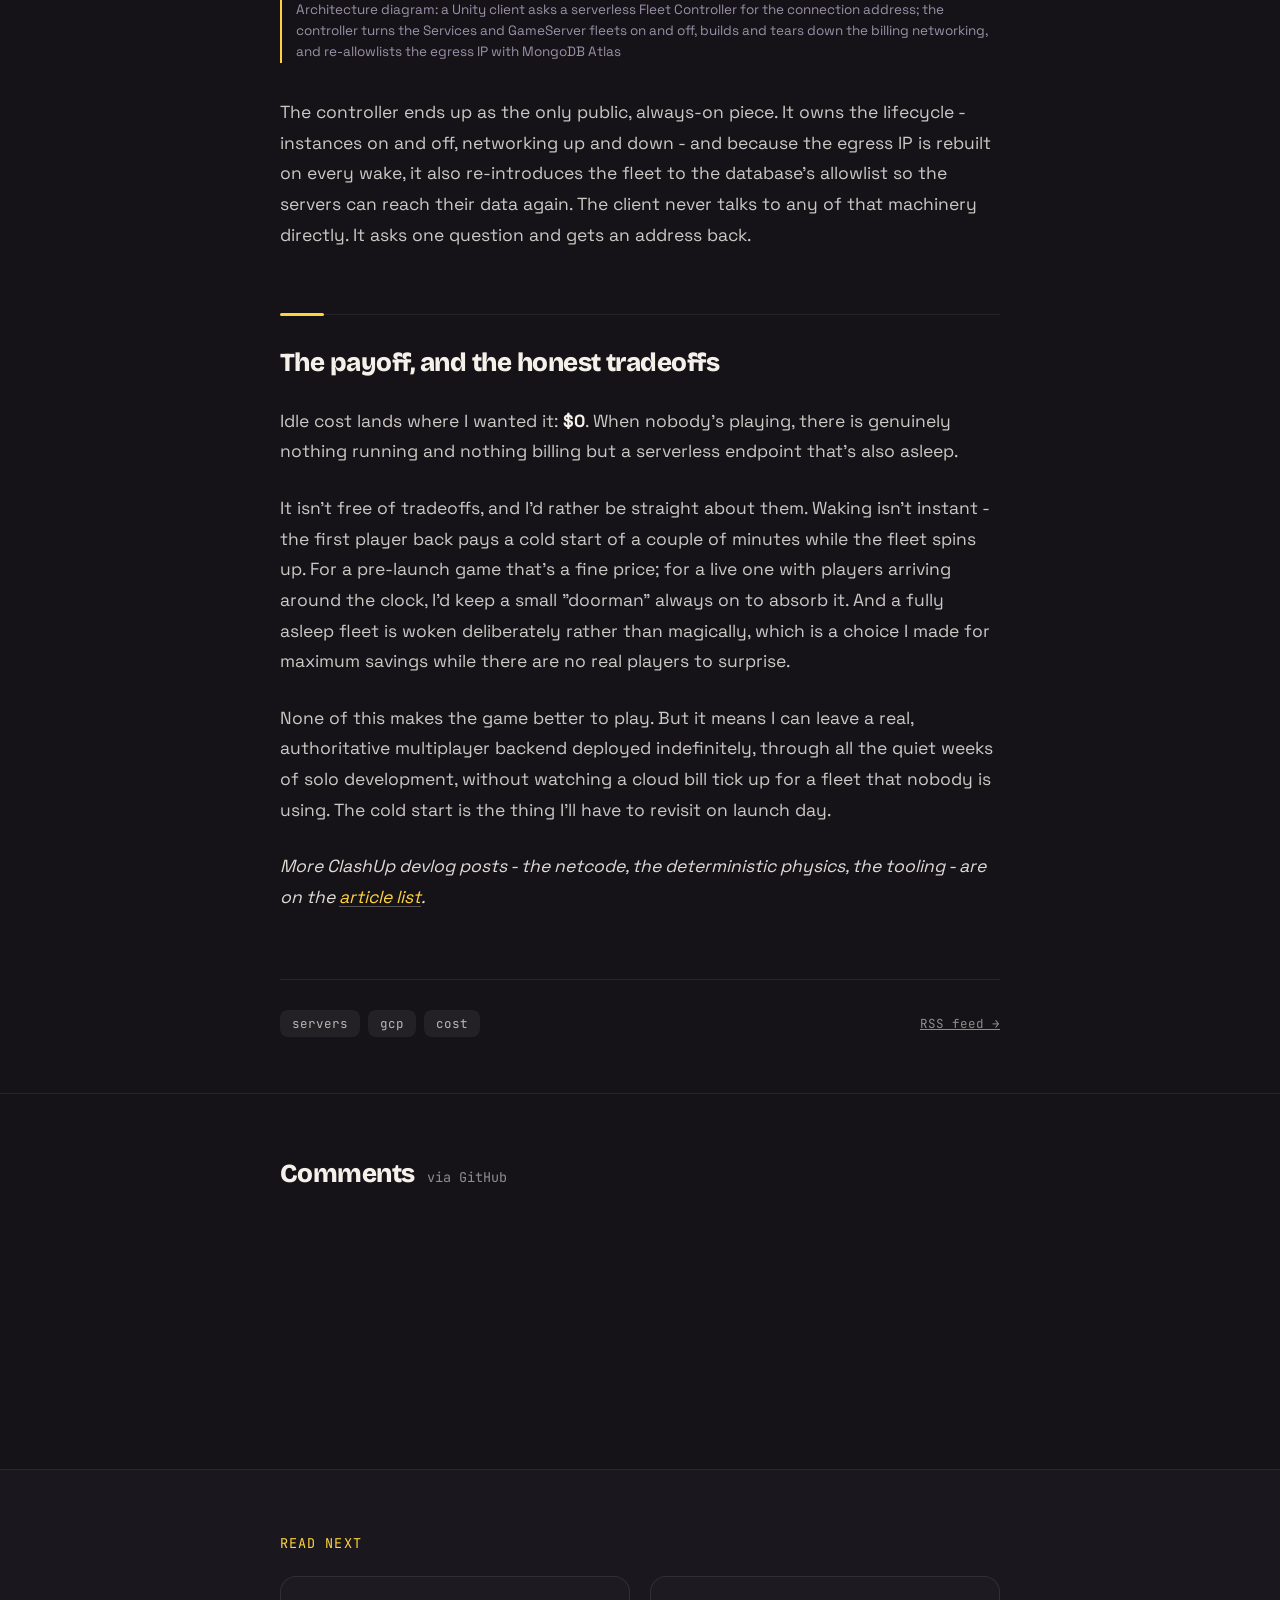
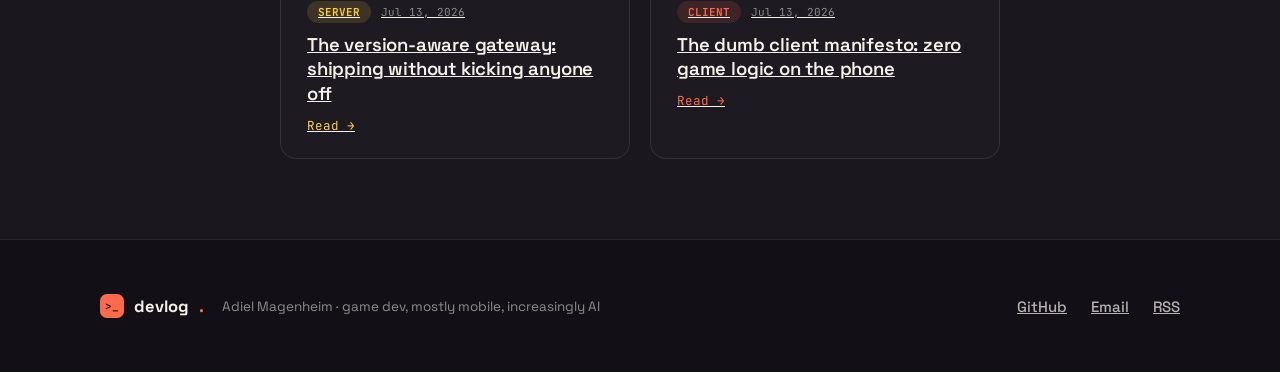
<file: posts/zero-idle-game-servers.html>
<!DOCTYPE html>
<!-- --accent is the post's tag colour; it drives rules, links, captions and the
     focus ring across the page, and it has to be here rather than set by JS so
     the page reads right before (and without) scripts. -->
<html lang="en" style="--accent:#ffd23f">
<head>
  <meta charset="utf-8">
  <meta name="viewport" content="width=device-width, initial-scale=1">
  <base href="../">
  <title>Reaching $0 idle cost: serverless-style game servers on GCP - devlog.</title>
  <meta name="description" content="A game with zero players should cost zero dollars. How a serverless controller sleeps the whole fleet - machines and networking - down to nothing, and wakes it on demand.">
  <link rel="canonical" href="https://adielmag.github.io/posts/zero-idle-game-servers.html">
  <link rel="alternate" type="application/rss+xml" title="devlog. - Adiel Magenheim" href="https://adielmag.github.io/feed.xml">
  <link rel="icon" type="image/svg+xml" href="assets/favicon.svg">
  <meta name="theme-color" content="#151318">
  <meta property="og:type" content="article">
  <meta property="og:url" content="https://adielmag.github.io/posts/zero-idle-game-servers.html">
  <meta property="og:site_name" content="devlog. - Adiel Magenheim">
  <meta property="og:title" content="Reaching $0 idle cost: serverless-style game servers on GCP">
  <meta property="og:description" content="A game with zero players should cost zero dollars. How a serverless controller sleeps the whole fleet - machines and networking - down to nothing, and wakes it on demand.">
  <meta property="og:image" content="https://adielmag.github.io/assets/img/og-card.jpg">
  <meta property="article:published_time" content="2026-07-13">
  <meta property="article:author" content="Adiel Magenheim">
  <meta name="twitter:card" content="summary_large_image">
  <meta name="twitter:title" content="Reaching $0 idle cost: serverless-style game servers on GCP">
  <meta name="twitter:description" content="A game with zero players should cost zero dollars. How a serverless controller sleeps the whole fleet - machines and networking - down to nothing, and wakes it on demand.">
  <meta name="twitter:image" content="https://adielmag.github.io/assets/img/og-card.jpg">
  <link rel="preconnect" href="https://fonts.googleapis.com">
  <link rel="preconnect" href="https://fonts.gstatic.com" crossorigin>
  <link href="https://fonts.googleapis.com/css2?family=Bricolage+Grotesque:opsz,wght@12..96,600..800&family=Space+Grotesk:wght@400;500;600;700&family=JetBrains+Mono:wght@400;500;600&display=swap" rel="stylesheet">
  <link rel="stylesheet" href="assets/css/styles.css">
</head>
<body data-slug="zero-idle-game-servers">

<div class="read-progress" id="readProgress" aria-hidden="true"></div>
<nav class="nav">
  <a href="index.html" class="brand">
    <span class="brand-mark">&gt;_</span>
    devlog<span class="brand-dot">.</span>
    <span class="brand-by">by Adiel Magenheim</span>
  </a>
  <a href="index.html#articles" class="nav-back">← Back to the blog</a>
</nav>

<header class="art-header">
  <div class="art-header-inner">
    <div class="art-meta">
      <span class="tag-cat" id="aTag" style="background:rgba(255,210,63,0.14);color:#ffd23f">SERVER</span>
      <span class="art-meta-time" id="aMeta">Jul 13, 2026 · 5 min read</span>
    </div>
    <h1 class="art-title" id="aTitle">Reaching $0 idle cost: serverless-style game servers on GCP</h1>
    <p class="art-sub" id="aSub">A game with zero players should cost zero dollars. How a serverless controller sleeps the whole fleet - machines and networking - down to nothing, and wakes it on demand.</p>
    <div class="art-byline">
      <span class="art-avatar">AM</span>
      <div>
        <div class="art-author">Adiel Magenheim</div>
        <div class="art-role">game dev, mostly mobile, increasingly AI</div>
      </div>
    </div>
  </div>
</header>

<div class="art-hero-wrap">
  <div class="art-hero" id="aHero" style="background-image:url('assets/img/splash-zero-idle-game-servers.jpg')"></div>
</div>

<article class="art-body-wrap">
  <nav class="art-toc" aria-label="Sections">
    <div class="art-toc-inner">
      <div class="art-toc-head">Sections</div>
      <ol class="art-toc-list">
        <li><a href="#sec-why-just-autoscale-to-zero-doesn-t-exist"><span class="art-toc-n">01</span>Why &quot;just autoscale to zero&quot; doesn't exist</a></li>
        <li><a href="#sec-the-idea-an-external-brain-that-can-scale-to-zero"><span class="art-toc-n">02</span>The idea: an external brain that can scale to zero</a></li>
        <li><a href="#sec-what-asleep-actually-means"><span class="art-toc-n">03</span>What &quot;asleep&quot; actually means</a></li>
        <li><a href="#sec-releasing-the-ips-costs-you-a-stable-address"><span class="art-toc-n">04</span>Releasing the IPs costs you a stable address</a></li>
        <li><a href="#sec-the-payoff-and-the-honest-tradeoffs"><span class="art-toc-n">05</span>The payoff, and the honest tradeoffs</a></li>
      </ol>
    </div>
  </nav>
  <div class="art-body-inner">
    <div id="aContent"><div class="a-body"><p><strong>ClashUp</strong> is a real-time multiplayer brawler. That means real, dedicated servers: an authoritative game server running the match, and a services tier handling lobbies and matchmaking. It also means those servers want to run all the time - and right now, before launch, nobody is playing.</p><p>So here's the problem I set out to solve: <strong>a game with zero players should cost zero dollars to keep online.</strong> Not "cheap." Zero.</p><figure class="a-figure"><img src="assets/img/zeroidle-cost-ladder.svg" alt="Idle cost broken down into three descending steps: ~$146/mo always-on, ~$25/mo with compute asleep, $0/mo fully asleep"><figcaption class="a-figcap">Idle cost broken down into three descending steps: ~$146/mo always-on, ~$25/mo with compute asleep, $0/mo fully asleep</figcaption></figure><p>That's the whole argument in one picture. A naive always-on fleet bills for everything, 24/7. Putting the machines to sleep gets most of the way there. Getting from "cheap" to actually <strong>$0</strong> took a second pass.</p><h2 id="sec-why-just-autoscale-to-zero-doesn-t-exist">Why "just autoscale to zero" doesn't exist</h2><p>The obvious move is to let the autoscaler handle it: no players, no instances. On Google Cloud, managed instance groups don't work that way. The autoscaler has a floor. It will happily scale <em>up</em> under load, but it won't take a group below one instance. There's always a machine idling, waiting for traffic that isn't coming.</p><p>And even if the machines were free, the fleet leaves a second bill running. A few networking pieces keep charging whether or not anything is behind them: the entry point the load balancer exposes to the world, the reserved IP addresses the fleet hands out, and the egress gateway the servers use to reach the database. None of those care that the instance count is zero. They bill for simply existing.</p><h2 id="sec-the-idea-an-external-brain-that-can-scale-to-zero">The idea: an external brain that <em>can</em> scale to zero</h2><p>If the fleet itself can't reach zero, something outside the fleet has to switch it off - and that something has to be genuinely free when it's not doing anything.</p><p>That's a <strong>serverless controller</strong>: a tiny always-reachable service that scales to zero on its own, costs effectively nothing at rest, and wakes up only long enough to flip the rest of the fleet on or off.</p><figure class="a-figure"><img src="assets/img/zeroidle-lifecycle.svg" alt="State diagram: a controller flips the fleet between an AWAKE state (instances running, costs money) and an ASLEEP state (scaled to zero, $0/month), triggered by an idle check and by a returning player"><figcaption class="a-figcap">State diagram: a controller flips the fleet between an AWAKE state (instances running, costs money) and an ASLEEP state (scaled to zero, $0/month), triggered by an idle check and by a returning player</figcaption></figure><p>The controller only ever makes one of two decisions. A scheduled check asks whether anyone has been connected recently, and puts the fleet under if not - with a generous window, because a match ending and the next one starting should never look like "idle." The other decision is the reverse: a real player needs the fleet, so bring it back.</p><p>Everything else - the whole matchmaking-and-brawling machine - lives on one side of that switch.</p><h2 id="sec-what-asleep-actually-means">What "asleep" actually means</h2><p>Scaling the compute to zero only gets you to the middle rung of that ladder, because all the networking is still billing.</p><p>To reach true $0, sleeping has to tear down <strong>both</strong>: the compute <em>and</em> the idle-billing networking. And waking has to put both back. So in this system, "asleep" is a fleet with no instances and no entry point, no reserved IPs, no egress gateway - nothing left that a billing meter can find. "Awake" rebuilds all of it. Tearing the networking down and standing it back up is the unglamorous half, and it's exactly the half standing between "$25 a month" and "nothing."</p><h2 id="sec-releasing-the-ips-costs-you-a-stable-address">Releasing the IPs costs you a stable address</h2><p>That's the catch, and it's worth stating plainly: <strong>the fleet's address is no longer stable.</strong> Sleep, and it's gone. Wake, and a fresh one gets allocated. So the client can't just bake a server address into the build.</p><p>The fix drops out of the design instead of fighting it. The always-reachable controller is already the one thing guaranteed to be up, so at boot, the client simply asks it <em>"where do I connect?"</em> That request does double duty: it hands back the current address, and if the fleet happens to be asleep, it wakes it on the way.</p><figure class="a-figure"><img src="assets/img/zeroidle-architecture.svg" alt="Architecture diagram: a Unity client asks a serverless Fleet Controller for the connection address; the controller turns the Services and GameServer fleets on and off, builds and tears down the billing networking, and re-allowlists the egress IP with MongoDB Atlas"><figcaption class="a-figcap">Architecture diagram: a Unity client asks a serverless Fleet Controller for the connection address; the controller turns the Services and GameServer fleets on and off, builds and tears down the billing networking, and re-allowlists the egress IP with MongoDB Atlas</figcaption></figure><p>The controller ends up as the only public, always-on piece. It owns the lifecycle - instances on and off, networking up and down - and because the egress IP is rebuilt on every wake, it also re-introduces the fleet to the database's allowlist so the servers can reach their data again. The client never talks to any of that machinery directly. It asks one question and gets an address back.</p><h2 id="sec-the-payoff-and-the-honest-tradeoffs">The payoff, and the honest tradeoffs</h2><p>Idle cost lands where I wanted it: <strong>$0</strong>. When nobody's playing, there is genuinely nothing running and nothing billing but a serverless endpoint that's also asleep.</p><p>It isn't free of tradeoffs, and I'd rather be straight about them. Waking isn't instant - the first player back pays a cold start of a couple of minutes while the fleet spins up. For a pre-launch game that's a fine price; for a live one with players arriving around the clock, I'd keep a small "doorman" always on to absorb it. And a fully asleep fleet is woken deliberately rather than magically, which is a choice I made for maximum savings while there are no real players to surprise.</p><p>None of this makes the game better to play. But it means I can leave a real, authoritative multiplayer backend deployed indefinitely, through all the quiet weeks of solo development, without watching a cloud bill tick up for a fleet that nobody is using. The cold start is the thing I'll have to revisit on launch day.</p><p><em>More ClashUp devlog posts - the netcode, the deterministic physics, the tooling - are on the <a href="index.html#articles">article list</a>.</em></p></div></div>
  </div>
</article>

<div class="art-foot">
  <div class="art-foot-inner">
    <div class="art-tags" id="aTags"></div>
    <a class="art-share" href="feed.xml" target="_blank" rel="noopener">RSS feed →</a>
  </div>
</div>

<section class="comments">
  <div class="comments-inner">
    <div class="comments-head">
      <h2>Comments</h2>
      <span class="comments-note">via GitHub</span>
    </div>
    <div id="aComments"></div>
  </div>
</section>

<section class="readnext">
  <div class="readnext-inner">
    <div class="readnext-eyebrow">READ NEXT</div>
    <div class="readnext-grid" id="aReadNext"></div>
  </div>
</section>

<footer class="footer">
  <div class="footer-inner">
    <div class="footer-brand">
      <span class="footer-mark">&gt;_</span>
      devlog<span class="brand-dot">.</span>
      <span class="footer-tagline">Adiel Magenheim · game dev, mostly mobile, increasingly AI</span>
    </div>
    <div class="footer-links">
      <a href="https://github.com/AdielMag" target="_blank" rel="noopener">GitHub</a>
      <a href="mailto:adiel12430@gmail.com">Email</a>
      <a href="feed.xml">RSS</a>
    </div>
  </div>
</footer>

<script src="assets/js/articles.js"></script>
<script src="assets/js/markdown.js"></script>
<script src="assets/js/article.js"></script>
</body>
</html>
</file>
<file: assets/css/styles.css>
/* ===========================================================================
   devlog. - shared theme
   Recreated from the Claude Design handoff (Devlog Redesign.dc.html /
   Article Page.dc.html). Colors, spacing, radii and type match that source.
   Fonts: Space Grotesk (UI/body) + JetBrains Mono (labels, tags, code accents).
   =========================================================================== */

:root {
  --bg:        #151318;
  --bg-2:      #1a171f;   /* alternating section */
  --bg-3:      #1d1a22;   /* cards */
  --bg-card:   #201c26;   /* project cards */
  --bg-foot:   #121016;

  --ink:       #f4f1ea;
  --ink-72:    rgba(244,241,234,0.72);
  --ink-62:    rgba(244,241,234,0.62);
  --ink-45:    rgba(244,241,234,0.55);  /* 0.45 failed AA on small text */
  --ink-40:    rgba(244,241,234,0.52);

  --coral:  #ff6b4a;
  --gold:   #ffd23f;
  --green:  #7cf29c;
  --violet: #a78bfa;
  --blue:   #6cb6ff;

  --line:        rgba(255,255,255,0.07);
  --line-strong: rgba(255,255,255,0.16);

  /* Per-page accent. The article pages set --accent to the post's tag colour,
     so the whole page reads in its category. Everything else falls back to gold. */
  --accent: var(--gold);
  --focus:  var(--accent);

  --mono: 'JetBrains Mono', ui-monospace, 'SF Mono', Menlo, Consolas, monospace;
  --sans: 'Space Grotesk', system-ui, -apple-system, sans-serif;
  /* Display face, used only for the things that name something: page titles,
     section titles, article headings. Bricolage Grotesque is drawn with visible
     joints and flat-sided bowls - closer to a schematic than a brand font,
     which is what this site is mostly full of. */
  --display: 'Bricolage Grotesque', 'Space Grotesk', system-ui, sans-serif;

  /* Type scale. Nine steps; --text-body is the article measure and stands
     apart from the UI sizes on purpose. */
  --text-2xs:  11px;
  --text-xs:   12.5px;
  --text-sm:   13.5px;
  --text-md:   15px;
  --text-base: 16.5px;
  --text-body: 17.5px;
  --text-lg:   18.5px;
  --text-xl:   21px;
  --text-2xl:  26px;
  --text-3xl:  34px;
}

* { box-sizing: border-box; }

/* respect users who prefer reduced motion */
@media (prefers-reduced-motion: reduce) {
  *, *::before, *::after {
    animation-duration: 0.001ms !important;
    animation-iteration-count: 1 !important;
    transition-duration: 0.001ms !important;
    scroll-behavior: auto !important;
  }
}

html { scroll-behavior: smooth; }
body {
  margin: 0;
  background: var(--bg);
  color: var(--ink);
  font-family: var(--sans);
  -webkit-font-smoothing: antialiased;
}}
a { color: var(--coral); text-decoration: none; }

/* One focus ring for the whole site. Keyboard users get it; mouse users don't. */
:focus-visible {
  outline: 2px solid var(--focus);
  outline-offset: 3px;
}
a:hover { color: var(--gold); }
::selection { background: rgba(255,107,74,0.35); }
@supports (background: color-mix(in srgb, red 50%, transparent)) {
  ::selection { background: color-mix(in srgb, var(--accent) 38%, transparent); }
}

/* ---- keyframes ---------------------------------------------------------- */
@keyframes heroUp      { from { opacity: 0; transform: translateY(18px); } to { opacity: 1; transform: translateY(0); } }
@keyframes fadeIn      { from { opacity: 0; } to { opacity: 1; } }
@keyframes articleZoomIn { from { opacity: 0; transform: scale(0.98); } to { opacity: 1; transform: scale(1); } }

/* =========================================================================
   Navigation (shared)
   ========================================================================= */
.nav {
  position: sticky; top: 0; z-index: 50;
  display: flex; align-items: center; justify-content: space-between;
  padding: 18px 48px;
  background: rgba(21,19,24,0.82);
  -webkit-backdrop-filter: blur(14px); backdrop-filter: blur(14px);
  border-bottom: 1px solid var(--line);
  transition: background 0.2s ease, border-color 0.2s ease;
}
.nav.is-scrolled {
  background: rgba(21,19,24,0.96);
  border-bottom-color: rgba(255,255,255,0.12);
}
.brand {
  display: flex; align-items: center; gap: 10px;
  color: var(--ink); font-weight: 700; font-size: var(--text-lg); letter-spacing: -0.02em;
}
.brand:hover { color: var(--ink); }
.brand-mark {
  display: inline-flex; align-items: center; justify-content: center;
  width: 28px; height: 28px; border-radius: 8px;
  background: var(--coral); color: var(--bg);
  font-family: var(--mono); font-size: var(--text-sm); font-weight: 600;
}
.brand-dot { color: var(--coral); }
.brand-by { font-weight: 400; font-size: var(--text-sm); color: var(--ink-45); margin-left: 8px; letter-spacing: 0; }

.nav-right { display: flex; align-items: center; gap: 28px; }
.nav-link {
  color: var(--ink-72); font-size: var(--text-md); font-weight: 500;
  transition: color 0.15s ease;
}
.nav-link:hover { color: var(--ink); }
.nav-github {
  display: inline-flex; align-items: center; gap: 8px;
  padding: 8px 16px; border-radius: 999px;
  border: 1px solid rgba(255,255,255,0.16); color: var(--ink);
  font-size: var(--text-md); font-weight: 500;
  transition: color 0.15s ease, border-color 0.15s ease;
}
.nav-github:hover { border-color: var(--coral); color: var(--coral); }
.nav-github svg { display: block; }
.nav-back {
  display: inline-flex; align-items: center; gap: 8px;
  color: var(--ink-72); font-size: var(--text-md); font-weight: 500;
  transition: color 0.15s ease;
}
.nav-back:hover { color: var(--accent); }

/* =========================================================================
   Hero (landing) - a full-height stage. The 3D background lives site-wide
   now (assets/js/space-scene.js on the fixed #spaceCanvas); the hero only
   adds a soft left-side vignette so the copy stays readable over planets.
   ========================================================================= */
@keyframes heroBlink { 0%, 55% { opacity: 1; } 56%, 100% { opacity: 0.15; } }

/* Fixed full-page canvas behind everything: negative z-index paints above
   the root background but below all content, so sections show the space
   through their own translucent tints. */
.space-canvas {
  position: fixed; inset: 0; z-index: -1;
  width: 100%; height: 100%; display: block;
}
.hero {
  position: relative; overflow: hidden;
  min-height: calc(100vh - 75px);
  display: flex; flex-direction: column;
  padding: 0 48px 40px;
}
.hero::before {
  content: ''; position: absolute; inset: 0; pointer-events: none;
  background:
    radial-gradient(120% 100% at 70% 55%, rgba(27,23,34,0.35) 0%, rgba(19,17,24,0) 55%),
    linear-gradient(96deg,
      rgba(14,13,17,0.82) 0%, rgba(14,13,17,0.55) 30%,
      rgba(14,13,17,0) 58%, rgba(14,13,17,0.25) 100%);
}
.hero-inner {
  position: relative; flex: 1;
  max-width: 1080px; margin: 0 auto; width: 100%;
  display: flex; flex-direction: column; justify-content: center;
}
.hero-copy { animation: heroUp 0.7s ease both; max-width: 720px; }
.hero-badge {
  display: inline-flex; align-items: center; gap: 10px;
  font-family: var(--mono); font-size: var(--text-xs); letter-spacing: 0.18em;
  color: var(--green); margin-bottom: 26px;
}
.hero-badge-dot {
  width: 6px; height: 6px; border-radius: 50%; background: var(--green);
  animation: heroBlink 1.6s steps(1, end) infinite;
}
.hero-bottom {
  position: relative;
  animation: heroUp 0.7s ease 0.16s both;
  display: flex; align-items: flex-end; justify-content: space-between;
  gap: 40px; flex-wrap: wrap; padding-top: 32px;
}
.hero-hint {
  font-family: var(--mono); font-size: var(--text-2xs); letter-spacing: 0.14em;
  color: var(--ink-40); pointer-events: none; white-space: nowrap;
}

.hero-title {
  margin: 0; font-family: var(--display); font-weight: 800;
  font-size: clamp(38px, 5.2vw, 78px); line-height: 0.98; letter-spacing: -0.035em;
  text-wrap: balance; text-shadow: 0 4px 40px rgba(14,13,17,0.85);
}
.hero-title .accent { color: var(--coral); }
.hero-sub {
  margin: 0; max-width: 400px;
  font-size: var(--text-lg); line-height: 1.6; color: var(--ink-72);
}
.hero-cta { display: flex; flex-wrap: wrap; gap: 14px; align-items: center; }

.btn {
  display: inline-flex; align-items: center; gap: 9px;
  padding: 14px 26px; border-radius: 12px; font-weight: 600; font-size: var(--text-base);
  font-family: var(--sans); cursor: pointer;
  transition: background 0.2s ease, border-color 0.2s ease, color 0.2s ease;
}
.btn .arrow { font-family: var(--mono); }
.btn-primary { background: var(--gold); color: var(--bg); box-shadow: 0 8px 28px rgba(255,210,63,0.3); }
.btn-primary:hover { background: var(--coral); color: var(--ink); }
.btn-ghost { border: 1px solid rgba(255,255,255,0.18); color: var(--ink); }
.btn-ghost:hover { border-color: rgba(255,210,63,0.6); color: var(--gold); }

/* =========================================================================
   Sections
   ========================================================================= */
/* Asymmetric by design: projects is the denser, shorter section; articles is
   the long one you're meant to settle into. */
.section { padding: 76px 48px 96px; border-top: 1px solid var(--line); }
/* Translucent so the fixed 3D space background reads through the page */
.section-alt { background: rgba(26,23,31,0.55); padding-bottom: 76px; }
.section-inner { max-width: 1080px; margin: 0 auto; }
/* The eyebrow rides a hairline that runs the width of the column, so the two
   sections read as parts of one ruled page instead of two stacked slabs. */
.eyebrow {
  display: flex; align-items: center; gap: 16px;
  font-family: var(--mono); font-size: var(--text-sm); letter-spacing: 0.12em;
  margin-bottom: 18px;
}
.eyebrow::after {
  content: ''; flex: 1; height: 1px;
  background: linear-gradient(to right, currentColor, transparent);
  opacity: 0.35;
}
.eyebrow.coral  { color: var(--coral); }
.eyebrow.violet { color: var(--violet); }
.section-title {
  margin: 0 0 46px; font-family: var(--display);
  font-size: clamp(30px, 4vw, 44px); font-weight: 800; letter-spacing: -0.02em;
}
.section-title.tight { margin: 0 0 14px; }
.section-lead {
  margin: 0 0 34px; max-width: 620px;
  font-size: var(--text-base); line-height: 1.6; color: var(--ink-62);
}

/* =========================================================================
   Projects
   ========================================================================= */
/* Featured card (ClashUp) */
.proj-feat {
  display: grid; grid-template-columns: 1.1fr 0.9fr; gap: 0;
  border-radius: 20px; overflow: hidden; cursor: pointer;
  border: 1px solid rgba(255,107,74,0.25);
  background: linear-gradient(135deg, rgba(255,107,74,0.09), rgba(21,19,24,0.4));
  margin-bottom: 28px;
  transition: border-color 0.2s ease, transform 0.2s ease;
}
.proj-feat:hover { border-color: rgba(255,107,74,0.5); }
.proj-feat-body { padding: 42px 44px; display: flex; flex-direction: column; gap: 18px; justify-content: center; }
.proj-feat-labels { display: flex; align-items: center; gap: 12px; flex-wrap: wrap; }
.proj-feat-name { margin: 0; font-family: var(--display); font-size: var(--text-3xl); font-weight: 800; letter-spacing: -0.02em; }
.proj-feat-desc { margin: 0; font-size: var(--text-base); line-height: 1.65; color: var(--ink-72); }
.proj-feat-desc strong { color: var(--ink); }
.proj-feat-tags { display: flex; flex-wrap: wrap; gap: 8px; }
.proj-feat-media { min-height: 300px; background-size: cover; background-position: center; background-repeat: no-repeat; }

.tag-mono {
  font-family: var(--mono); font-size: var(--text-xs); padding: 5px 12px; border-radius: 8px;
  background: rgba(255,255,255,0.06); color: var(--ink-72);
}
.pill-status {
  font-family: var(--mono); font-size: var(--text-2xs); font-weight: 600;
  padding: 5px 12px; border-radius: 999px;
}
.pill-status.wip  { background: rgba(255,210,63,0.14); color: var(--gold); }
.pill-status.live { background: rgba(124,242,156,0.14); color: var(--green); }
.pill-status.gone { background: rgba(244,241,234,0.10); color: var(--ink-45); }
.proj-feat-meta { font-family: var(--mono); font-size: var(--text-2xs); color: var(--ink-45); }

/* Grid of shipped titles */
.proj-grid {
  display: grid; grid-template-columns: repeat(auto-fit, minmax(min(240px, 100%), 1fr)); gap: 22px;
}
/* These are store listings, not documents: the icon breaks the screenshot's
   bottom edge the way it does on a product page, and the status badge sits on
   the art. Nothing here shares a shape with .article-card. */
.proj-card {
  display: flex; flex-direction: column; cursor: pointer;
  border-radius: 18px; overflow: hidden;
  border: 1px solid rgba(255,255,255,0.09); background: var(--bg-card); color: var(--ink);
  transition: transform 0.18s ease, border-color 0.18s ease;
}
.proj-card:hover, .proj-card:focus-visible { transform: translateY(-4px); border-color: rgba(255,107,74,0.5); }
.proj-feat:focus-visible { border-color: rgba(255,107,74,0.5); }
.proj-card-shot {
  position: relative;
  height: 168px; background-size: cover; background-position: center top; background-repeat: no-repeat;
  background-color: #232028;
}
.proj-card-shot::after {
  content: ''; position: absolute; inset: auto 0 0 0; height: 52px;
  background: linear-gradient(to top, var(--bg-card), transparent);
}
/* Only the icon breaks the artwork's edge. The name and publisher stay on
   solid background - text over key art is unreadable, and every one of these
   screenshots is busy. */
.proj-card-body {
  position: relative; z-index: 1;
  padding: 10px 20px 0;
  display: flex; align-items: flex-start; gap: 13px;
}
.proj-card-icon {
  width: 54px; height: 54px; border-radius: 14px; display: block; flex-shrink: 0;
  margin-top: -34px;
  border: 2px solid var(--bg-card);
  box-shadow: 0 8px 20px rgba(0,0,0,0.5);
  background: var(--bg-3);
}
.proj-card-text { min-width: 0; padding-top: 2px; }
.proj-card-pub { font-family: var(--mono); font-size: var(--text-2xs); color: var(--ink-45); }
.proj-card-name {
  margin: 0 0 1px; font-family: var(--display);
  font-size: var(--text-lg); font-weight: 800; letter-spacing: -0.01em;
}
.proj-card-tag {
  padding: 12px 20px 20px;
  font-size: var(--text-md); line-height: 1.55; color: var(--ink-62); flex: 1;
}
.proj-card-shot .pill-status.mini { position: absolute; top: 12px; left: 12px; }
.pill-status.mini {
  font-size: var(--text-2xs); padding: 5px 11px;
  background: rgba(12,10,16,0.78); -webkit-backdrop-filter: blur(6px); backdrop-filter: blur(6px);
}
.pill-status.mini.live { color: var(--green); border: 1px solid rgba(124,242,156,0.4); }

/* =========================================================================
   Articles
   ========================================================================= */
.article-filters { display: flex; flex-wrap: wrap; gap: 10px; margin-bottom: 38px; }
.filter-pill {
  cursor: pointer; font-family: var(--mono); font-size: var(--text-xs); font-weight: 500;
  padding: 8px 16px; border-radius: 999px;
  border: 1px solid rgba(255,255,255,0.18); background: transparent; color: var(--ink);
  transition: border-color 0.15s ease, background 0.15s ease, color 0.15s ease;
}
.filter-pill:hover { border-color: rgba(255,255,255,0.5); }

.article-grid { display: grid; grid-template-columns: repeat(auto-fill, minmax(min(300px, 100%), 1fr)); gap: 22px; }
.article-card {
  display: flex; flex-direction: column; overflow: hidden;
  border-radius: 4px 16px 16px 4px;
  border: 1px solid rgba(255,255,255,0.09);
  border-left: 3px solid var(--tc, var(--line-strong));
  background: var(--bg-3); color: var(--ink);
  transition: transform 0.18s ease, border-color 0.18s ease, box-shadow 0.18s ease;
}
.article-card:hover, .article-card:focus-visible {
  transform: translateY(-4px);
  border-color: rgba(255,255,255,0.18);
  border-left-width: 6px;
  box-shadow: 0 14px 34px rgba(0,0,0,0.28);
}
.article-card-media {
  position: relative;
  height: 150px; background-size: cover; background-position: center; background-repeat: no-repeat;
  background-color: #232028; border-bottom: 1px solid var(--line);
}
/* Three of eleven posts are playable. Nothing used to say so. */
.card-demo-flag {
  position: absolute; left: 12px; bottom: 12px;
  display: inline-flex; align-items: center; gap: 6px;
  padding: 5px 10px; border-radius: 999px;
  background: rgba(12,10,16,0.82); -webkit-backdrop-filter: blur(6px); backdrop-filter: blur(6px);
  border: 1px solid var(--tc, rgba(255,255,255,0.2));
  font-family: var(--mono); font-size: var(--text-2xs); font-weight: 600;
  letter-spacing: 0.04em; color: var(--tc, var(--ink));
}
.card-demo-flag::before {
  content: ''; width: 6px; height: 6px; border-radius: 50%; background: currentColor;
}
.article-card-body { padding: 20px 22px 24px; display: flex; flex-direction: column; gap: 10px; flex: 1; }
.article-card-meta {
  display: flex; align-items: center; gap: 9px; flex-wrap: wrap;
  font-family: var(--mono); font-size: var(--text-2xs); letter-spacing: 0.06em;
  color: var(--ink-45);
}
.article-card-meta > :first-child { color: var(--tc, var(--ink)); font-weight: 600; }
.article-card-meta .dot { opacity: 0.4; }
.tag-cat {
  font-family: var(--mono); font-size: var(--text-2xs); font-weight: 600;
  padding: 4px 11px; border-radius: 999px;
}
.article-date { font-family: var(--mono); font-size: var(--text-2xs); color: var(--ink-40); }
.article-card-title { margin: 0; font-size: var(--text-lg); font-weight: 600; line-height: 1.32; letter-spacing: -0.01em; }
.article-card-excerpt { font-size: var(--text-md); line-height: 1.58; color: var(--ink-62); flex: 1; }

.article-more { display: flex; justify-content: center; margin-top: 40px; }
.article-more:empty { display: none; }
.article-more-btn {
  cursor: pointer; display: inline-flex; align-items: center; gap: 10px;
  padding: 13px 28px; border-radius: 12px;
  border: 1px solid rgba(255,255,255,0.18); background: transparent; color: var(--ink);
  font-family: var(--sans); font-size: var(--text-md); font-weight: 600;
  transition: border-color 0.15s ease, color 0.15s ease;
}
.article-more-btn:hover { border-color: var(--violet); color: var(--violet); }
.article-more-btn .arrow { font-family: var(--mono); }

/* =========================================================================
   Footer
   ========================================================================= */
.footer { padding: 54px 48px; border-top: 1px solid rgba(255,255,255,0.08); background: rgba(18,16,22,0.88); }
.footer-inner {
  max-width: 1080px; margin: 0 auto;
  display: flex; flex-wrap: wrap; align-items: center; justify-content: space-between; gap: 20px;
}
.footer-brand { display: flex; align-items: center; gap: 10px; font-weight: 700; font-size: var(--text-base); }
.footer-mark {
  display: inline-flex; align-items: center; justify-content: center;
  width: 24px; height: 24px; border-radius: 7px;
  background: var(--coral); color: var(--bg);
  font-family: var(--mono); font-size: var(--text-2xs); font-weight: 600;
}
.footer-tagline { font-weight: 400; font-size: var(--text-sm); color: var(--ink-45); margin-left: 8px; }
.footer-links { display: flex; gap: 24px; font-size: var(--text-md); font-weight: 500; }
.footer-links a { color: var(--ink-72); }
.footer-links a:hover { color: var(--coral); }

/* =========================================================================
   Article page
   ========================================================================= */
.art-header { position: relative; overflow: hidden; padding: 76px 48px 56px; border-bottom: 1px solid var(--line); }
.art-header-inner { max-width: 720px; margin: 0 auto; position: relative; }
.art-meta { display: flex; align-items: center; gap: 12px; margin-bottom: 22px; flex-wrap: wrap; }
.art-meta-time { font-family: var(--mono); font-size: var(--text-xs); color: var(--ink-45); }
.art-title {
  margin: 0 0 22px; font-family: var(--display); font-weight: 800;
  font-size: clamp(32px, 4.6vw, 52px); line-height: 1.1; letter-spacing: -0.025em;
}
.art-sub { margin: 0 0 30px; font-size: var(--text-lg); line-height: 1.6; color: rgba(244,241,234,0.68); }
.art-byline { display: flex; align-items: center; gap: 13px; }
.art-avatar {
  display: inline-flex; align-items: center; justify-content: center;
  width: 40px; height: 40px; border-radius: 50%;
  background: var(--accent); color: var(--bg);
  font-family: var(--mono); font-weight: 700; font-size: var(--text-sm);
}
.art-author { font-size: var(--text-md); font-weight: 600; }
.art-role { font-family: var(--mono); font-size: var(--text-2xs); color: var(--ink-45); }

.art-hero-wrap { padding: 0 48px; }
.art-hero {
  max-width: 860px; margin: -1px auto 0; height: 340px;
  border-left: 1px solid var(--line); border-right: 1px solid var(--line); border-bottom: 1px solid var(--line);
  border-top: 3px solid var(--accent);
  background-color: var(--bg-2); background-repeat: no-repeat; background-position: center; background-size: cover;
}

/* Thin accent rule under the sticky nav. It is the only thing on the page
   that reports where you are, so it earns the fixed position. */
.read-progress {
  position: fixed; top: 0; left: 0; z-index: 60;
  width: 100%; height: 2px; background: var(--accent);
  transform: scaleX(0); transform-origin: 0 50%;
  will-change: transform;
}

/* The body column stays 720px and stays centred; the section index lives in
   the left margin, which was ~350px of nothing on a laptop. */
.art-body-wrap {
  padding: 56px 48px 40px;
  display: grid;
  grid-template-columns: 1fr min(720px, 100%) 1fr;
  column-gap: 32px;
}
.art-body-inner { grid-column: 2; min-width: 0; }

.art-toc { grid-column: 1; justify-self: end; }
.art-toc-inner {
  position: sticky; top: 96px;
  width: 190px; padding-left: 15px;
  border-left: 1px solid var(--line);
}
.art-toc-head {
  font-family: var(--mono); font-size: var(--text-2xs); letter-spacing: 0.14em;
  text-transform: uppercase; color: var(--ink-45); margin-bottom: 14px;
}
.art-toc-list { list-style: none; margin: 0; padding: 0; }
.art-toc-list li { margin: 0 0 11px; }
.art-toc-list a {
  display: flex; gap: 10px; align-items: baseline;
  font-size: var(--text-xs); line-height: 1.45; color: var(--ink-45);
  transition: color 0.15s ease;
}
.art-toc-list a:hover { color: var(--ink); }
.art-toc-n { font-family: var(--mono); font-size: var(--text-2xs); opacity: 0.55; flex-shrink: 0; }
.art-toc-list a.is-current { color: var(--accent); }
.art-toc-list a.is-current .art-toc-n { opacity: 1; }

/* ---- tags + share ------------------------------------------------------- */
.art-foot { padding: 0 48px 56px; }
.art-foot-inner {
  max-width: 720px; margin: 0 auto;
  display: flex; flex-wrap: wrap; align-items: center; justify-content: space-between; gap: 16px;
  padding-top: 30px; border-top: 1px solid rgba(255,255,255,0.08);
}
.art-tags { display: flex; gap: 8px; flex-wrap: wrap; }
.art-share {
  font-family: var(--mono); font-size: var(--text-xs); color: var(--ink-45);
  transition: color 0.15s ease;
}
.art-share:hover { color: var(--accent); }

/* ---- comments (giscus) -------------------------------------------------- */
.comments { padding: 64px 48px 72px; border-top: 1px solid var(--line); }
.comments-inner { max-width: 720px; margin: 0 auto; }
.comments-head { display: flex; align-items: baseline; gap: 12px; margin-bottom: 28px; }
.comments-head h2 { margin: 0; font-family: var(--display); font-size: var(--text-2xl); font-weight: 800; letter-spacing: -0.02em; }
.comments-note { font-family: var(--mono); font-size: var(--text-sm); color: var(--ink-45); }
.giscus { min-height: 180px; }

/* ---- read next ---------------------------------------------------------- */
.readnext { padding: 64px 48px 80px; background: var(--bg-2); border-top: 1px solid var(--line); }
.readnext-inner { max-width: 720px; margin: 0 auto; }
.readnext-eyebrow { font-family: var(--mono); font-size: var(--text-sm); color: var(--accent); letter-spacing: 0.08em; margin-bottom: 24px; }
.readnext-grid { display: grid; grid-template-columns: repeat(auto-fit, minmax(min(280px, 100%), 1fr)); gap: 20px; }
.rn-card {
  display: flex; flex-direction: column; gap: 10px;
  padding: 24px 26px; border-radius: 16px;
  border: 1px solid rgba(255,255,255,0.09); background: var(--bg-3); color: var(--ink);
  transition: transform 0.18s ease, border-color 0.18s ease;
}
.rn-card:hover { transform: translateY(-4px); color: var(--ink); border-color: var(--tc, rgba(255,107,74,0.5)); }
.rn-top { display: flex; align-items: center; gap: 10px; }
.rn-title { font-size: var(--text-lg); font-weight: 600; line-height: 1.35; letter-spacing: -0.01em; }
.rn-read { font-family: var(--mono); font-size: var(--text-xs); }

/* =========================================================================
   Project details modal + screenshot gallery (kept from prior build)
   ========================================================================= */
.chip { padding: 5px 12px; border-radius: 8px; font-size: var(--text-xs); font-weight: 600; }
.chip-coral { background: rgba(255,107,74,0.14); color: var(--coral); }
.chip-gold  { background: rgba(255,210,63,0.14); color: var(--gold); }
.chip-green { background: rgba(124,242,156,0.14); color: var(--green); }
.chip-muted { background: rgba(255,255,255,0.08); color: #c9c2d6; }

.publisher { display: inline-flex; align-items: center; gap: 6px; font-size: var(--text-xs); font-weight: 500; color: #8b8397; }
.publisher img { width: 16px; height: 16px; border-radius: 4px; display: block; }
.publisher strong { color: #c9c2d6; font-weight: 600; }
.store-btn {
  display: inline-flex; align-items: center; gap: 6px;
  padding: 7px 12px; border-radius: 9px; font-size: var(--text-xs); font-weight: 600;
  background: rgba(255,255,255,0.06); border: 1px solid rgba(255,255,255,0.10); color: var(--ink);
  transition: background 0.2s, border-color 0.2s, transform 0.2s;
}
.store-btn:hover { background: rgba(255,255,255,0.11); border-color: rgba(255,255,255,0.22); color: var(--ink); transform: translateY(-1px); }
.store-btn svg { display: block; }

.modal-overlay {
  position: fixed; inset: 0; z-index: 100; display: none;
  align-items: center; justify-content: center; padding: 24px;
  background: rgba(10,9,12,0.72); -webkit-backdrop-filter: blur(6px); backdrop-filter: blur(6px);
}
.modal-overlay.open { display: flex; animation: fadeIn 0.2s ease both; }
.modal {
  position: relative; width: 100%; max-width: 720px; max-height: 88vh; overflow-y: auto;
  background: linear-gradient(160deg, #221b29, #1a1620); border: 1px solid rgba(255,255,255,0.1);
  border-radius: 20px; padding: 28px; animation: articleZoomIn 0.25s ease both;
  box-shadow: 0 30px 80px rgba(0,0,0,0.5);
}
.modal-close {
  position: absolute; top: 16px; right: 16px; width: 34px; height: 34px; cursor: pointer;
  display: flex; align-items: center; justify-content: center; font-size: var(--text-lg); line-height: 1;
  border-radius: 10px; border: 1px solid rgba(255,255,255,0.12); background: rgba(255,255,255,0.05);
  color: #c9c2d6; font-family: inherit; transition: background 0.2s, color 0.2s;
}
.modal-close:hover { background: rgba(255,255,255,0.12); color: var(--ink); }
.modal-head { display: flex; gap: 16px; align-items: center; margin-bottom: 6px; padding-right: 40px; }
.modal-icon { width: 60px; height: 60px; border-radius: 15px; flex-shrink: 0; display: block; }
.modal-title { font-family: var(--display); font-size: var(--text-2xl); font-weight: 800; margin: 0; }
.modal-sub { display: flex; align-items: center; gap: 10px; flex-wrap: wrap; margin-top: 6px; }
.modal-status { font-size: var(--text-xs); font-weight: 600; color: var(--green); }
.modal-status.wip { color: var(--gold); }
.modal-status.unavailable { color: #8b8397; }
.gallery {
  display: flex; gap: 12px; overflow-x: auto; overflow-y: hidden;
  padding: 6px 2px 14px; margin: 20px 0; scroll-snap-type: x mandatory; -webkit-overflow-scrolling: touch;
}
.gallery::-webkit-scrollbar { height: 8px; }
.gallery::-webkit-scrollbar-thumb { background: rgba(255,255,255,0.16); border-radius: 8px; }
.gallery::-webkit-scrollbar-track { background: rgba(255,255,255,0.04); border-radius: 8px; }
.gallery img {
  height: 300px; width: auto; border-radius: 12px; scroll-snap-align: start;
  border: 1px solid rgba(255,255,255,0.08); flex-shrink: 0; display: block; background: #0f0e13;
}
.gallery-note {
  margin: 18px 0; padding: 24px; text-align: center; border-radius: 14px;
  border: 1px dashed rgba(255,255,255,0.14); background: rgba(255,255,255,0.02);
  color: #a89fb0; font-size: var(--text-md); line-height: 1.6;
}
.modal-desc { font-size: var(--text-md); line-height: 1.7; color: #c9c2d6; margin: 0 0 20px; }
.facts { display: grid; grid-template-columns: repeat(auto-fit, minmax(min(200px, 100%), 1fr)); gap: 10px 20px; margin-bottom: 20px; }
.fact { display: flex; flex-direction: column; gap: 2px; padding: 10px 0; border-bottom: 1px solid var(--line); }
.fact-k { font-size: var(--text-2xs); text-transform: uppercase; letter-spacing: 0.05em; color: #9a92a8; font-weight: 600; }
.fact-v { font-size: var(--text-md); color: var(--ink); font-weight: 500; }
.modal-tags { display: flex; gap: 8px; flex-wrap: wrap; margin-bottom: 20px; }
.modal-links { display: flex; gap: 10px; flex-wrap: wrap; }

/* =========================================================================
   Rendered markdown (article body)
   ========================================================================= */
.a-body { font-size: var(--text-body); line-height: 1.75; color: rgba(244,241,234,0.82); }
.a-body > :first-child { margin-top: 0; }
/* The opening paragraph states the problem. Let it look like the opening. */
.a-body > p:first-of-type {
  font-size: var(--text-lg); line-height: 1.68; color: var(--ink);
  padding-bottom: 6px;
}
.a-body p { margin: 0 0 26px; }
.a-body h2 {
  margin: 64px 0 20px; padding-top: 26px;
  font-family: var(--display); font-size: var(--text-2xl); font-weight: 800;
  letter-spacing: -0.02em; color: var(--ink);
  position: relative;
}
/* A hairline across the column with the accent tick sitting on it: the section
   break is a rule you can see from across the room, not just extra space. */
.a-body h2::after {
  content: ''; position: absolute; top: 0; left: 0; right: 0;
  height: 1px; background: var(--line);
}
.a-body h2::before {
  content: ''; position: absolute; top: -1px; left: 0; z-index: 1;
  width: 44px; height: 3px; border-radius: 2px; background: var(--accent);
}
.a-body h3 { margin: 34px 0 14px; font-family: var(--display); font-size: var(--text-xl); font-weight: 800; letter-spacing: -0.01em; color: var(--ink); }
.a-body ul, .a-body ol { margin: 0.2em 0 26px; padding-left: 1.5em; }
.a-body li { margin: 0.6em 0; padding-left: 0.3em; }
.a-body ul { list-style: none; padding-left: 1.1em; }
.a-body ul > li { position: relative; }
.a-body ul > li::before {
  content: ''; position: absolute; left: -1.1em; top: 0.62em;
  width: 6px; height: 6px; border-radius: 2px;
  background: var(--accent); opacity: 0.85;
}
.a-body ol { padding-left: 1.4em; }
.a-body ol > li::marker { color: var(--accent); font-family: var(--mono); font-size: 0.85em; }
.a-body a { color: var(--accent); text-decoration: underline; text-decoration-color: rgba(255,255,255,0.28); text-underline-offset: 3px; }
.a-body a:hover { color: var(--accent); text-decoration-color: currentColor; }
.a-body strong { color: var(--ink); }
.a-body em { color: rgba(244,241,234,0.9); }
.a-body img { max-width: 100%; border-radius: 12px; display: block; margin: 26px 0; }
.a-body hr { border: none; border-top: 1px solid rgba(255,255,255,0.1); margin: 2em 0; }
.a-body blockquote {
  margin: 30px 0; padding: 18px 22px; border-radius: 4px 14px 14px 4px;
  border-left: 3px solid var(--accent);
  color: var(--ink); background: rgba(255,255,255,0.035);
  font-size: var(--text-base);
}
.a-body blockquote p:last-child { margin-bottom: 0; }
.a-body code {
  font-family: var(--mono); font-size: 0.86em;
  background: rgba(255,255,255,0.08); color: #ffd7cc; padding: 2px 6px; border-radius: 6px;
}
.a-body pre {
  position: relative;
  margin: 0 0 26px; padding: 26px 26px 22px; border-radius: 14px;
  background: #100e13; border: 1px solid rgba(255,255,255,0.08);
  border-top: 2px solid var(--accent);
  overflow-x: auto;
}
.a-body pre code {
  background: none; color: #c9c4d4; padding: 0;
  font-size: var(--text-sm); line-height: 1.7;
}
.a-placeholder {
  border: 1px dashed rgba(255,255,255,0.16); border-radius: 16px; padding: 36px; background: var(--bg-3);
}
.a-placeholder p:first-child { font-size: var(--text-base); line-height: 1.7; color: var(--ink-72); margin: 0 0 16px; }
.a-placeholder p:last-child { font-size: var(--text-md); line-height: 1.7; color: #a89fb0; margin: 0; }

/* ---- article figures (diagrams) + click-to-enlarge lightbox ------------- */
.a-figure { margin: 34px 0; }
.a-body .a-figure img {
  width: 100%; margin: 0; cursor: zoom-in; background: #0f0e13;
  border: 1px solid rgba(255,255,255,0.08); border-radius: 14px; padding: 12px;
  transition: border-color 0.2s, transform 0.2s;
}
.a-body .a-figure img:hover, .a-body .a-figure img:focus-visible { border-color: var(--accent); transform: translateY(-2px); }
.a-figcap {
  font-size: var(--text-sm); line-height: 1.55; color: #9a92a8; margin-top: 12px;
  padding-left: 14px; border-left: 2px solid var(--accent);
}
.lightbox {
  position: fixed; inset: 0; z-index: 100; display: none;
  align-items: center; justify-content: center; padding: 24px;
  background: rgba(10,9,13,0.92); -webkit-backdrop-filter: blur(4px); backdrop-filter: blur(4px);
  animation: fadeIn 0.18s ease both;
}
.lightbox.open { display: flex; }
.lightbox-img { max-width: 95vw; max-height: 92vh; width: auto; height: auto; border-radius: 12px; background: #0f0e13; box-shadow: 0 24px 70px rgba(0,0,0,0.55); }
.lightbox-close {
  position: absolute; top: 20px; right: 24px; width: 44px; height: 44px;
  border-radius: 12px; border: 1px solid rgba(255,255,255,0.14);
  background: rgba(255,255,255,0.06); color: var(--ink); font-size: var(--text-2xl);
  line-height: 1; cursor: pointer; transition: background 0.2s;
}
.lightbox-close:hover { background: rgba(255,255,255,0.14); }

/* =========================================================================
   Interactive netcode demos (in-article canvas widgets)
   ========================================================================= */
.demo { margin: 2.2em 0; border: 1px solid rgba(255,255,255,0.08); border-radius: 16px; background: #17141d; padding: 14px 14px 16px; overflow: hidden; }
.demo-stage { position: relative; border-radius: 12px; overflow: hidden; background: #12101a; }
.demo-canvas { position: absolute; top: 0; left: 0; width: 100%; height: 100%; display: block; }
.demo-controls { display: flex; flex-wrap: wrap; align-items: center; gap: 10px; margin-top: 14px; }
.demo-btn, .demo-toggle {
  font-family: inherit; font-size: var(--text-sm); font-weight: 600; cursor: pointer;
  padding: 8px 14px; border-radius: 10px; color: var(--ink);
  background: rgba(255,255,255,0.06); border: 1px solid rgba(255,255,255,0.14);
  transition: background 0.15s, border-color 0.15s, transform 0.1s;
  -webkit-user-select: none; user-select: none; touch-action: none;
}
.demo-btn:hover, .demo-toggle:hover { background: rgba(255,255,255,0.11); }
.demo-btn.pressed { transform: translateY(1px); background: rgba(255,107,74,0.22); border-color: rgba(255,107,74,0.5); }
.demo-toggle.on { background: rgba(124,242,156,0.16); border-color: rgba(124,242,156,0.5); color: #b6f7cd; }
.demo-toggle::before { content: '○ '; opacity: 0.7; }
.demo-toggle.on::before { content: '● '; opacity: 1; }
.demo-range { display: flex; flex-direction: column; gap: 4px; min-width: 190px; flex: 1; }
.demo-range-head { display: flex; justify-content: space-between; font-size: var(--text-xs); color: #a89fb0; font-weight: 600; }
.demo-range-val { color: var(--gold); font-family: var(--mono); }
.demo-range input[type="range"] { -webkit-appearance: none; appearance: none; height: 5px; border-radius: 5px; background: rgba(255,255,255,0.14); }
.demo-range input[type="range"]:focus { outline: none; }
.demo-range input[type="range"]:focus-visible { outline: 2px solid var(--focus); outline-offset: 6px; }
.demo-range input[type="range"]::-webkit-slider-thumb { -webkit-appearance: none; appearance: none; width: 16px; height: 16px; border-radius: 50%; background: var(--coral); cursor: pointer; border: 2px solid #17141d; }
.demo-range input[type="range"]::-moz-range-thumb { width: 16px; height: 16px; border-radius: 50%; background: var(--coral); cursor: pointer; border: 2px solid #17141d; }
.demo-fallback {
  margin: 2.2em 0; padding: 20px 22px; border-radius: 16px;
  border: 1px dashed rgba(255,255,255,0.16); background: #17141d;
  font-size: var(--text-md); line-height: 1.6; color: var(--ink-72);
}
.demo-caption { font-size: var(--text-sm); line-height: 1.6; color: #8b8397; margin: 12px 2px 0; }

/* =========================================================================
   Responsive
   ========================================================================= */
@media (max-width: 1259px) {
  /* no spare margin left - the index would squeeze the column it serves */
  .art-toc { display: none; }
  .art-body-wrap { display: block; }
  .art-body-inner { max-width: 720px; margin: 0 auto; }
}
@media (max-width: 980px) {
  .hero { cursor: auto; }
  .hero-bottom { align-items: flex-start; flex-direction: column; gap: 22px; }
  .hero-hint { display: none; }
}
@media (max-width: 860px) {
  .proj-feat { grid-template-columns: 1fr; }
  .proj-feat-media { min-height: 200px; }
}
@media (max-width: 640px) {
  .nav { padding: 16px 22px; }
  .hero { padding: 84px 22px 90px; }
  .section { padding: 66px 22px; }
  .footer { padding: 44px 22px; }
  .art-header { padding: 56px 22px 44px; }
  .art-hero-wrap, .art-body-wrap, .art-foot, .comments, .readnext { padding-left: 22px; padding-right: 22px; }
  .art-hero { height: 220px; }
  .hero { min-height: 0; padding: 56px 22px 48px; }
  .hero-badge { margin-bottom: 20px; }
  /* The nav links used to be deleted here with nothing replacing them. They
     shrink instead, so the site stays navigable on a phone. */
  .nav-right { gap: 16px; }
  .nav-link { font-size: var(--text-md); }
  .nav-github { padding: 7px 13px; font-size: var(--text-sm); }
  .brand { font-size: var(--text-base); }
  .brand-by { display: none; }
  /* the most important card was also the most cramped one */
  .proj-feat-body { padding: 28px 24px; }
  .proj-feat-name { font-size: var(--text-2xl); }
  .a-body pre { padding: 18px 16px; }
}
@media (max-width: 430px) {
  .nav { padding: 14px 16px; }
  .nav-right { gap: 12px; }
  .nav-github { padding: 7px 9px; }
  .nav-github-label { display: none; }
  .hero { padding: 64px 16px 72px; }
  .section { padding: 52px 16px; }
  .footer { padding: 36px 16px; }
  .art-header { padding: 44px 16px 36px; }
  .art-hero-wrap, .art-body-wrap, .art-foot, .comments, .readnext { padding-left: 16px; padding-right: 16px; }
}
</file>
